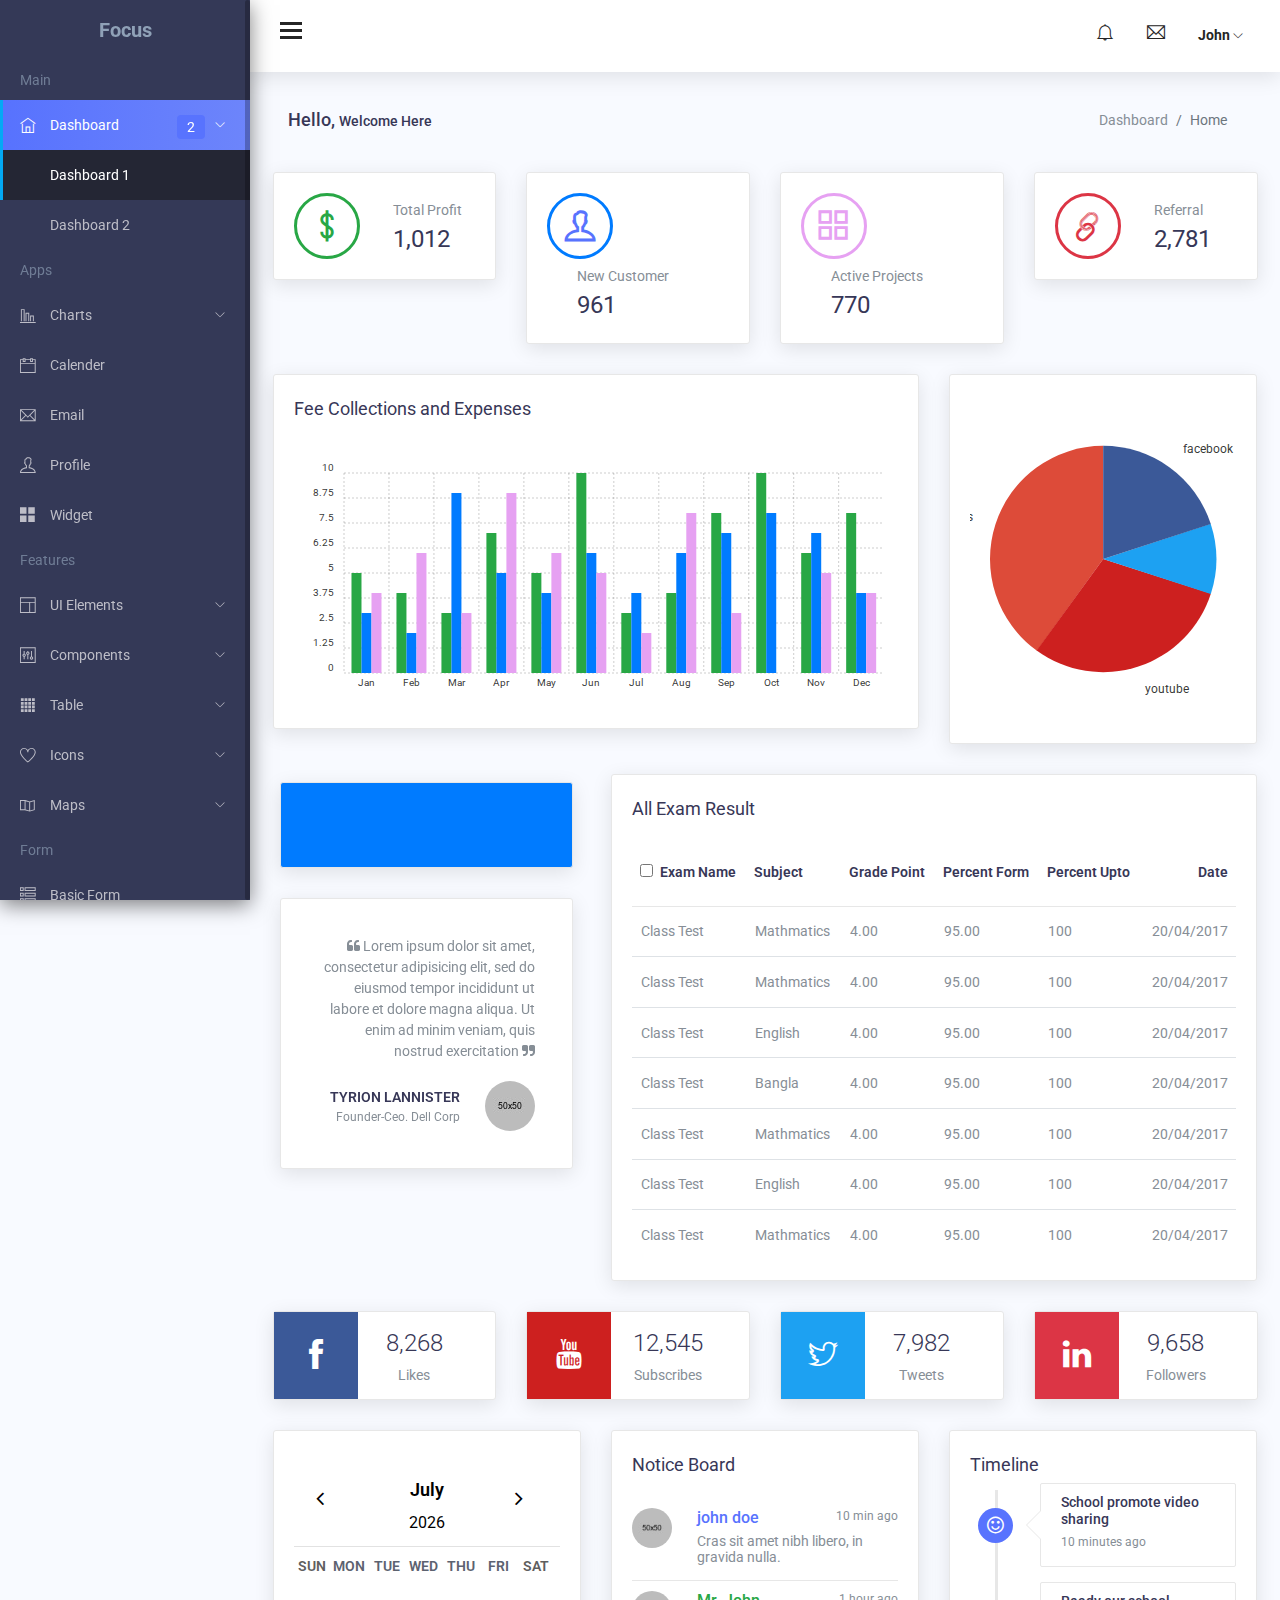
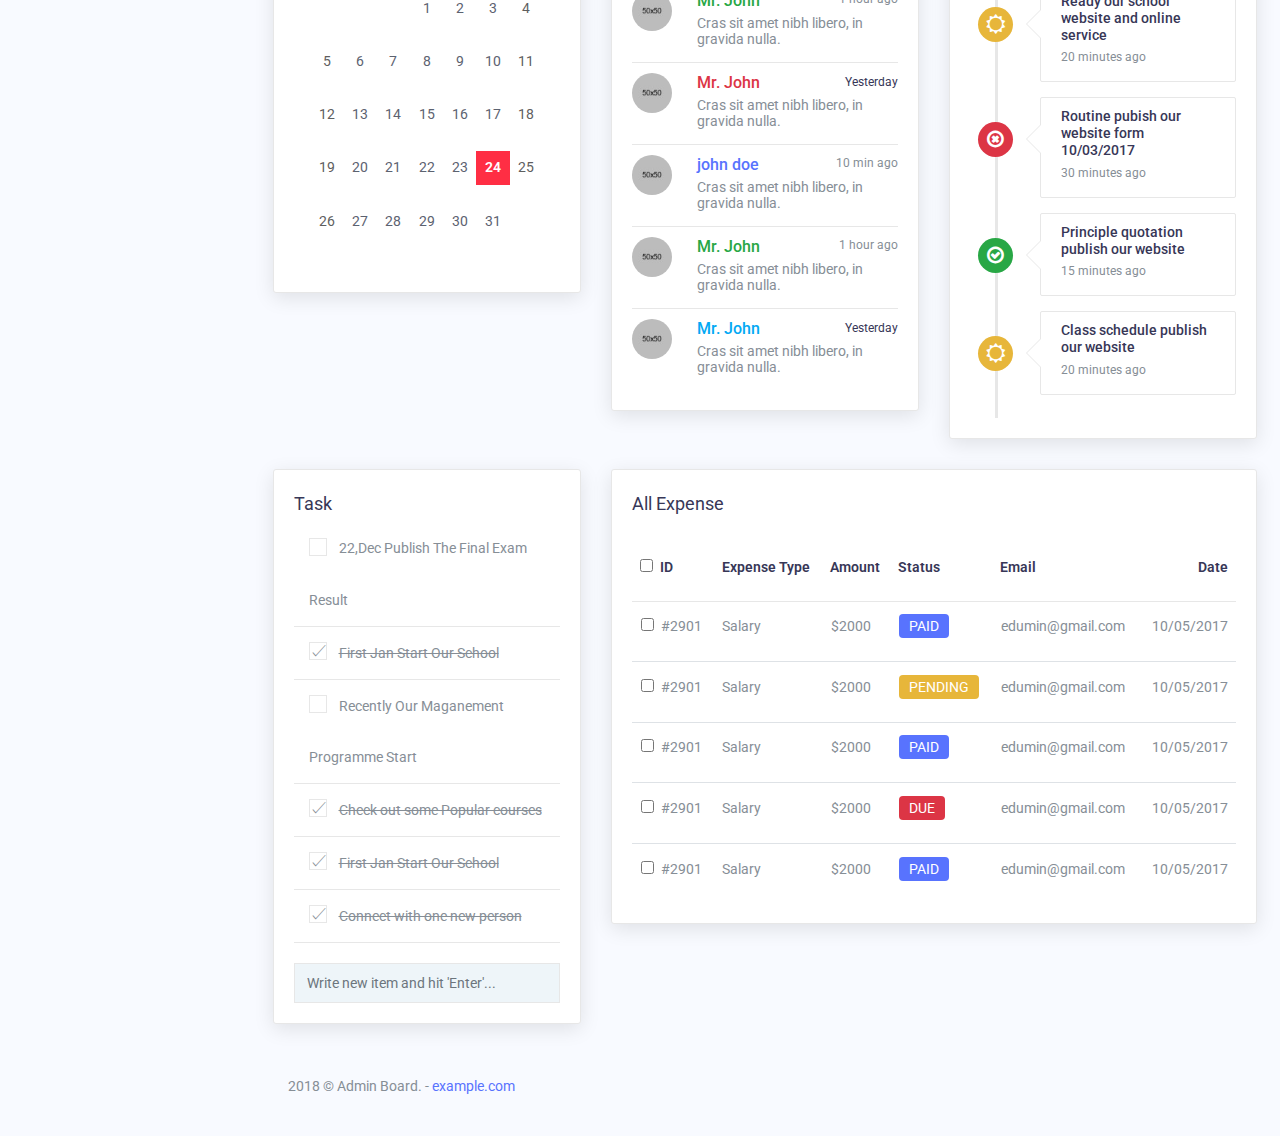
<file: src/main/resources/static/focus/index.html>
<!DOCTYPE html>
<html lang="en">

<head>
    <meta charset="utf-8">
    <meta http-equiv="X-UA-Compatible" content="IE=edge">
    <meta name="viewport" content="width=device-width, initial-scale=1">
    <title>Focus Admin: Creative Admin Dashboard</title>
    <!-- ================= Favicon ================== -->
    <!-- Standard -->
    <link rel="shortcut icon" href="http://placehold.it/64.png/000/fff">
    <!-- Retina iPad Touch Icon-->
    <link rel="apple-touch-icon" sizes="144x144" href="http://placehold.it/144.png/000/fff">
    <!-- Retina iPhone Touch Icon-->
    <link rel="apple-touch-icon" sizes="114x114" href="http://placehold.it/114.png/000/fff">
    <!-- Standard iPad Touch Icon-->
    <link rel="apple-touch-icon" sizes="72x72" href="http://placehold.it/72.png/000/fff">
    <!-- Standard iPhone Touch Icon-->
    <link rel="apple-touch-icon" sizes="57x57" href="http://placehold.it/57.png/000/fff">
    <!-- Styles -->
    <link href="assets/css/lib/calendar2/pignose.calendar.min.css" rel="stylesheet">
    <link href="assets/css/lib/chartist/chartist.min.css" rel="stylesheet">
    <link href="assets/css/lib/font-awesome.min.css" rel="stylesheet">
    <link href="assets/css/lib/themify-icons.css" rel="stylesheet">
    <link href="assets/css/lib/owl.carousel.min.css" rel="stylesheet" />
    <link href="assets/css/lib/owl.theme.default.min.css" rel="stylesheet" />
    <link href="assets/css/lib/weather-icons.css" rel="stylesheet" />
    <link href="assets/css/lib/menubar/sidebar.css" rel="stylesheet">
    <link href="assets/css/lib/bootstrap.min.css" rel="stylesheet">
    <link href="assets/css/lib/helper.css" rel="stylesheet">
    <link href="assets/css/style.css" rel="stylesheet">
</head>

<body>

    <div class="sidebar sidebar-hide-to-small sidebar-shrink sidebar-gestures">
        <div class="nano">
            <div class="nano-content">
                <ul>
                    <div class="logo"><a href="index.html">
                            <!-- <img src="assets/images/logo.png" alt="" /> --><span>Focus</span></a></div>
                    <li class="label">Main</li>
                    <li><a class="sidebar-sub-toggle"><i class="ti-home"></i> Dashboard <span
                                class="badge badge-primary">2</span> <span
                                class="sidebar-collapse-icon ti-angle-down"></span></a>
                        <ul>
                            <li><a href="index.html">Dashboard 1</a></li>
                            <li><a href="index1.html">Dashboard 2</a></li>
                        </ul>
                    </li>

                    <li class="label">Apps</li>
                    <li><a class="sidebar-sub-toggle"><i class="ti-bar-chart-alt"></i> Charts <span
                                class="sidebar-collapse-icon ti-angle-down"></span></a>
                        <ul>
                            <li><a href="chart-flot.html">Flot</a></li>
                            <li><a href="chart-morris.html">Morris</a></li>
                            <li><a href="chartjs.html">Chartjs</a></li>
                            <li><a href="chartist.html">Chartist</a></li>
                            <li><a href="chart-peity.html">Peity</a></li>
                            <li><a href="chart-sparkline.html">Sparkle</a></li>
                            <li><a href="chart-knob.html">Knob</a></li>
                        </ul>
                    </li>
                    <li><a href="app-event-calender.html"><i class="ti-calendar"></i> Calender </a></li>
                    <li><a href="app-email.html"><i class="ti-email"></i> Email</a></li>
                    <li><a href="app-profile.html"><i class="ti-user"></i> Profile</a></li>
                    <li><a href="app-widget-card.html"><i class="ti-layout-grid2-alt"></i> Widget</a></li>
                    <li class="label">Features</li>
                    <li><a class="sidebar-sub-toggle"><i class="ti-layout"></i> UI Elements <span
                                class="sidebar-collapse-icon ti-angle-down"></span></a>
                        <ul>
                            <li><a href="ui-typography.html">Typography</a></li>
                            <li><a href="ui-alerts.html">Alerts</a></li>

                            <li><a href="ui-button.html">Button</a></li>
                            <li><a href="ui-dropdown.html">Dropdown</a></li>

                            <li><a href="ui-list-group.html">List Group</a></li>

                            <li><a href="ui-progressbar.html">Progressbar</a></li>
                            <li><a href="ui-tab.html">Tab</a></li>

                        </ul>
                    </li>
                    <li><a class="sidebar-sub-toggle"><i class="ti-panel"></i> Components <span
                                class="sidebar-collapse-icon ti-angle-down"></span></a>
                        <ul>
                            <li><a href="uc-calendar.html">Calendar</a></li>
                            <li><a href="uc-carousel.html">Carousel</a></li>
                            <li><a href="uc-weather.html">Weather</a></li>
                            <li><a href="uc-datamap.html">Datamap</a></li>
                            <li><a href="uc-todo-list.html">To do</a></li>
                            <li><a href="uc-scrollable.html">Scrollable</a></li>
                            <li><a href="uc-sweetalert.html">Sweet Alert</a></li>
                            <li><a href="uc-toastr.html">Toastr</a></li>
                            <li><a href="uc-range-slider-basic.html">Basic Range Slider</a></li>
                            <li><a href="uc-range-slider-advance.html">Advance Range Slider</a></li>
                            <li><a href="uc-nestable.html">Nestable</a></li>

                            <li><a href="uc-rating-bar-rating.html">Bar Rating</a></li>
                            <li><a href="uc-rating-jRate.html">jRate</a></li>
                        </ul>
                    </li>
                    <li><a class="sidebar-sub-toggle"><i class="ti-layout-grid4-alt"></i> Table <span
                                class="sidebar-collapse-icon ti-angle-down"></span></a>
                        <ul>
                            <li><a href="table-basic.html">Basic</a></li>

                            <li><a href="table-export.html">Datatable Export</a></li>
                            <li><a href="table-row-select.html">Datatable Row Select</a></li>
                            <li><a href="table-jsgrid.html">Editable </a></li>
                        </ul>
                    </li>
                    <li><a class="sidebar-sub-toggle"><i class="ti-heart"></i> Icons <span
                                class="sidebar-collapse-icon ti-angle-down"></span></a>
                        <ul>
                            <li><a href="font-themify.html">Themify</a></li>
                        </ul>
                    </li>
                    <li><a class="sidebar-sub-toggle"><i class="ti-map"></i> Maps <span
                                class="sidebar-collapse-icon ti-angle-down"></span></a>
                        <ul>
                            <li><a href="gmaps.html">Basic</a></li>
                            <li><a href="vector-map.html">Vector Map</a></li>
                        </ul>
                    </li>
                    <li class="label">Form</li>
                    <li><a href="form-basic.html"><i class="ti-view-list-alt"></i> Basic Form </a></li>
                    <li class="label">Extra</li>
                    <li><a class="sidebar-sub-toggle"><i class="ti-files"></i> Invoice <span
                                class="sidebar-collapse-icon ti-angle-down"></span></a>
                        <ul>
                            <li><a href="invoice.html">Basic</a></li>
                            <li><a href="invoice-editable.html">Editable</a></li>
                        </ul>
                    </li>
                    <li><a class="sidebar-sub-toggle"><i class="ti-target"></i> Pages <span
                                class="sidebar-collapse-icon ti-angle-down"></span></a>
                        <ul>
                            <li><a href="page-login.html">Login</a></li>
                            <li><a href="page-register.html">Register</a></li>
                            <li><a href="page-reset-password.html">Forgot password</a></li>
                        </ul>
                    </li>
                    <li><a href="../documentation/index.html"><i class="ti-file"></i> Documentation</a></li>
                    <li><a><i class="ti-close"></i> Logout</a></li>
                </ul>
            </div>
        </div>
    </div>
    <!-- /# sidebar -->

    <div class="header">
        <div class="container-fluid">
            <div class="row">
                <div class="col-lg-12">
                    <div class="float-left">
                        <div class="hamburger sidebar-toggle">
                            <span class="line"></span>
                            <span class="line"></span>
                            <span class="line"></span>
                        </div>
                    </div>
                    <div class="float-right">
                        <div class="dropdown dib">
                            <div class="header-icon" data-toggle="dropdown">
                                <i class="ti-bell"></i>
                                <div class="drop-down dropdown-menu dropdown-menu-right">
                                    <div class="dropdown-content-heading">
                                        <span class="text-left">Recent Notifications</span>
                                    </div>
                                    <div class="dropdown-content-body">
                                        <ul>
                                            <li>
                                                <a href="#">
                                                    <img class="pull-left m-r-10 avatar-img"
                                                        src="assets/images/avatar/3.jpg" alt="" />
                                                    <div class="notification-content">
                                                        <small class="notification-timestamp pull-right">02:34
                                                            PM</small>
                                                        <div class="notification-heading">Mr. John</div>
                                                        <div class="notification-text">5 members joined today </div>
                                                    </div>
                                                </a>
                                            </li>
                                            <li>
                                                <a href="#">
                                                    <img class="pull-left m-r-10 avatar-img"
                                                        src="assets/images/avatar/3.jpg" alt="" />
                                                    <div class="notification-content">
                                                        <small class="notification-timestamp pull-right">02:34
                                                            PM</small>
                                                        <div class="notification-heading">Mariam</div>
                                                        <div class="notification-text">likes a photo of you</div>
                                                    </div>
                                                </a>
                                            </li>
                                            <li>
                                                <a href="#">
                                                    <img class="pull-left m-r-10 avatar-img"
                                                        src="assets/images/avatar/3.jpg" alt="" />
                                                    <div class="notification-content">
                                                        <small class="notification-timestamp pull-right">02:34
                                                            PM</small>
                                                        <div class="notification-heading">Tasnim</div>
                                                        <div class="notification-text">Hi Teddy, Just wanted to let you
                                                            ...</div>
                                                    </div>
                                                </a>
                                            </li>
                                            <li>
                                                <a href="#">
                                                    <img class="pull-left m-r-10 avatar-img"
                                                        src="assets/images/avatar/3.jpg" alt="" />
                                                    <div class="notification-content">
                                                        <small class="notification-timestamp pull-right">02:34
                                                            PM</small>
                                                        <div class="notification-heading">Mr. John</div>
                                                        <div class="notification-text">Hi Teddy, Just wanted to let you
                                                            ...</div>
                                                    </div>
                                                </a>
                                            </li>
                                            <li class="text-center">
                                                <a href="#" class="more-link">See All</a>
                                            </li>
                                        </ul>
                                    </div>
                                </div>
                            </div>
                        </div>
                        <div class="dropdown dib">
                            <div class="header-icon" data-toggle="dropdown">
                                <i class="ti-email"></i>
                                <div class="drop-down dropdown-menu dropdown-menu-right">
                                    <div class="dropdown-content-heading">
                                        <span class="text-left">2 New Messages</span>
                                        <a href="email.html">
                                            <i class="ti-pencil-alt pull-right"></i>
                                        </a>
                                    </div>
                                    <div class="dropdown-content-body">
                                        <ul>
                                            <li class="notification-unread">
                                                <a href="#">
                                                    <img class="pull-left m-r-10 avatar-img"
                                                        src="assets/images/avatar/1.jpg" alt="" />
                                                    <div class="notification-content">
                                                        <small class="notification-timestamp pull-right">02:34
                                                            PM</small>
                                                        <div class="notification-heading">Michael Qin</div>
                                                        <div class="notification-text">Hi Teddy, Just wanted to let you
                                                            ...</div>
                                                    </div>
                                                </a>
                                            </li>
                                            <li class="notification-unread">
                                                <a href="#">
                                                    <img class="pull-left m-r-10 avatar-img"
                                                        src="assets/images/avatar/2.jpg" alt="" />
                                                    <div class="notification-content">
                                                        <small class="notification-timestamp pull-right">02:34
                                                            PM</small>
                                                        <div class="notification-heading">Mr. John</div>
                                                        <div class="notification-text">Hi Teddy, Just wanted to let you
                                                            ...</div>
                                                    </div>
                                                </a>
                                            </li>
                                            <li>
                                                <a href="#">
                                                    <img class="pull-left m-r-10 avatar-img"
                                                        src="assets/images/avatar/3.jpg" alt="" />
                                                    <div class="notification-content">
                                                        <small class="notification-timestamp pull-right">02:34
                                                            PM</small>
                                                        <div class="notification-heading">Michael Qin</div>
                                                        <div class="notification-text">Hi Teddy, Just wanted to let you
                                                            ...</div>
                                                    </div>
                                                </a>
                                            </li>
                                            <li>
                                                <a href="#">
                                                    <img class="pull-left m-r-10 avatar-img"
                                                        src="assets/images/avatar/2.jpg" alt="" />
                                                    <div class="notification-content">
                                                        <small class="notification-timestamp pull-right">02:34
                                                            PM</small>
                                                        <div class="notification-heading">Mr. John</div>
                                                        <div class="notification-text">Hi Teddy, Just wanted to let you
                                                            ...</div>
                                                    </div>
                                                </a>
                                            </li>
                                            <li class="text-center">
                                                <a href="#" class="more-link">See All</a>
                                            </li>
                                        </ul>
                                    </div>
                                </div>
                            </div>
                        </div>
                        <div class="dropdown dib">
                            <div class="header-icon" data-toggle="dropdown">
                                <span class="user-avatar">John
                                    <i class="ti-angle-down f-s-10"></i>
                                </span>
                                <div class="drop-down dropdown-profile dropdown-menu dropdown-menu-right">
                                    <div class="dropdown-content-heading">
                                        <span class="text-left">Upgrade Now</span>
                                        <p class="trial-day">30 Days Trail</p>
                                    </div>
                                    <div class="dropdown-content-body">
                                        <ul>
                                            <li>
                                                <a href="#">
                                                    <i class="ti-user"></i>
                                                    <span>Profile</span>
                                                </a>
                                            </li>

                                            <li>
                                                <a href="#">
                                                    <i class="ti-email"></i>
                                                    <span>Inbox</span>
                                                </a>
                                            </li>
                                            <li>
                                                <a href="#">
                                                    <i class="ti-settings"></i>
                                                    <span>Setting</span>
                                                </a>
                                            </li>

                                            <li>
                                                <a href="#">
                                                    <i class="ti-lock"></i>
                                                    <span>Lock Screen</span>
                                                </a>
                                            </li>
                                            <li>
                                                <a href="#">
                                                    <i class="ti-power-off"></i>
                                                    <span>Logout</span>
                                                </a>
                                            </li>
                                        </ul>
                                    </div>
                                </div>
                            </div>
                        </div>
                    </div>
                </div>
            </div>
        </div>
    </div>


    <div class="content-wrap">
        <div class="main">
            <div class="container-fluid">
                <div class="row">
                    <div class="col-lg-8 p-r-0 title-margin-right">
                        <div class="page-header">
                            <div class="page-title">
                                <h1>Hello, <span>Welcome Here</span></h1>
                            </div>
                        </div>
                    </div>
                    <!-- /# column -->
                    <div class="col-lg-4 p-l-0 title-margin-left">
                        <div class="page-header">
                            <div class="page-title">
                                <ol class="breadcrumb">
                                    <li class="breadcrumb-item"><a href="#">Dashboard</a></li>
                                    <li class="breadcrumb-item active">Home</li>
                                </ol>
                            </div>
                        </div>
                    </div>
                    <!-- /# column -->
                </div>
                <!-- /# row -->
                <section id="main-content">
                    <div class="row">
                        <div class="col-lg-3">
                            <div class="card">
                                <div class="stat-widget-one">
                                    <div class="stat-icon dib"><i class="ti-money color-success border-success"></i>
                                    </div>
                                    <div class="stat-content dib">
                                        <div class="stat-text">Total Profit</div>
                                        <div class="stat-digit">1,012</div>
                                    </div>
                                </div>
                            </div>
                        </div>
                        <div class="col-lg-3">
                            <div class="card">
                                <div class="stat-widget-one">
                                    <div class="stat-icon dib"><i class="ti-user color-primary border-primary"></i>
                                    </div>
                                    <div class="stat-content dib">
                                        <div class="stat-text">New Customer</div>
                                        <div class="stat-digit">961</div>
                                    </div>
                                </div>
                            </div>
                        </div>
                        <div class="col-lg-3">
                            <div class="card">
                                <div class="stat-widget-one">
                                    <div class="stat-icon dib"><i class="ti-layout-grid2 color-pink border-pink"></i>
                                    </div>
                                    <div class="stat-content dib">
                                        <div class="stat-text">Active Projects</div>
                                        <div class="stat-digit">770</div>
                                    </div>
                                </div>
                            </div>
                        </div>
                        <div class="col-lg-3">
                            <div class="card">
                                <div class="stat-widget-one">
                                    <div class="stat-icon dib"><i class="ti-link color-danger border-danger"></i></div>
                                    <div class="stat-content dib">
                                        <div class="stat-text">Referral</div>
                                        <div class="stat-digit">2,781</div>
                                    </div>
                                </div>
                            </div>
                        </div>
                    </div>
                    <div class="row">
                        <div class="col-lg-8">
                            <div class="card">
                                <div class="card-title">
                                    <h4>Fee Collections and Expenses</h4>

                                </div>
                                <div class="card-body">
                                    <div class="ct-bar-chart m-t-30"></div>
                                </div>
                            </div>
                        </div>

                        <div class="col-lg-4">
                            <div class="card">

                                <div class="card-body">
                                    <div class="ct-pie-chart"></div>
                                </div>
                            </div>
                        </div>
                    </div>
                    <div class="row">
                        <div class="col-lg-4">
                            <div class="row">
                                <div class="col-lg-12">
                                    <div class="card bg-primary">
                                        <div class="weather-widget">
                                            <div id="weather-one" class="weather-one p-22"></div>
                                        </div>
                                    </div>
                                </div>
                                <div class="col-lg-12">
                                    <div class="card">
                                        <div class="testimonial-widget-one p-17">
                                            <div class="testimonial-widget-one owl-carousel owl-theme">
                                                <div class="item">
                                                    <div class="testimonial-content">
                                                        <div class="testimonial-text">
                                                            <i class="fa fa-quote-left"></i> Lorem ipsum dolor sit amet,
                                                            consectetur adipisicing elit, sed do eiusmod tempor
                                                            incididunt ut labore et dolore magna aliqua. Ut enim ad
                                                            minim veniam, quis
                                                            nostrud exercitation <i class="fa fa-quote-right"></i>
                                                        </div>
                                                        <img class="testimonial-author-img"
                                                            src="assets/images/avatar/1.jpg" alt="" />
                                                        <div class="testimonial-author">TYRION LANNISTER</div>
                                                        <div class="testimonial-author-position">Founder-Ceo. Dell Corp
                                                        </div>
                                                    </div>
                                                </div>
                                                <div class="item">
                                                    <div class="testimonial-content">
                                                        <div class="testimonial-text">
                                                            <i class="fa fa-quote-left"></i> Lorem ipsum dolor sit amet,
                                                            consectetur adipisicing elit, sed do eiusmod tempor
                                                            incididunt ut labore et dolore magna aliqua. Ut enim ad
                                                            minim veniam, quis
                                                            nostrud exercitation <i class="fa fa-quote-right"></i>
                                                        </div>
                                                        <img class="testimonial-author-img"
                                                            src="assets/images/avatar/1.jpg" alt="" />
                                                        <div class="testimonial-author">TYRION LANNISTER</div>
                                                        <div class="testimonial-author-position">Founder-Ceo. Dell Corp
                                                        </div>
                                                    </div>
                                                </div>
                                                <div class="item">
                                                    <div class="testimonial-content">
                                                        <div class="testimonial-text">
                                                            <i class="fa fa-quote-left"></i> Lorem ipsum dolor sit amet,
                                                            consectetur adipisicing elit, sed do eiusmod tempor
                                                            incididunt ut labore et dolore magna aliqua. Ut enim ad
                                                            minim veniam, quis
                                                            nostrud exercitation <i class="fa fa-quote-right"></i>
                                                        </div>
                                                        <img class="testimonial-author-img"
                                                            src="assets/images/avatar/1.jpg" alt="" />
                                                        <div class="testimonial-author">TYRION LANNISTER</div>
                                                        <div class="testimonial-author-position">Founder-Ceo. Dell Corp
                                                        </div>
                                                    </div>
                                                </div>
                                                <div class="item">
                                                    <div class="testimonial-content">
                                                        <div class="testimonial-text">
                                                            <i class="fa fa-quote-left"></i> Lorem ipsum dolor sit amet,
                                                            consectetur adipisicing elit, sed do eiusmod tempor
                                                            incididunt ut labore et dolore magna aliqua. Ut enim ad
                                                            minim veniam, quis
                                                            nostrud exercitation <i class="fa fa-quote-right"></i>
                                                        </div>
                                                        <img class="testimonial-author-img"
                                                            src="assets/images/avatar/1.jpg" alt="" />
                                                        <div class="testimonial-author">TYRION LANNISTER</div>
                                                        <div class="testimonial-author-position">Founder-Ceo. Dell Corp
                                                        </div>
                                                    </div>
                                                </div>
                                                <div class="item">
                                                    <div class="testimonial-content">
                                                        <div class="testimonial-text">
                                                            <i class="fa fa-quote-left"></i> Lorem ipsum dolor sit amet,
                                                            consectetur adipisicing elit, sed do eiusmod tempor
                                                            incididunt ut labore et dolore magna aliqua. Ut enim ad
                                                            minim veniam, quis
                                                            nostrud exercitation <i class="fa fa-quote-right"></i>
                                                        </div>
                                                        <img class="testimonial-author-img"
                                                            src="assets/images/avatar/1.jpg" alt="" />
                                                        <div class="testimonial-author">TYRION LANNISTER</div>
                                                        <div class="testimonial-author-position">Founder-Ceo. Dell Corp
                                                        </div>
                                                    </div>
                                                </div>
                                                <div class="item">
                                                    <div class="testimonial-content">
                                                        <div class="testimonial-text">
                                                            <i class="fa fa-quote-left"></i> Lorem ipsum dolor sit amet,
                                                            consectetur adipisicing elit, sed do eiusmod tempor
                                                            incididunt ut labore et dolore magna aliqua. Ut enim ad
                                                            minim veniam, quis
                                                            nostrud exercitation <i class="fa fa-quote-right"></i>
                                                        </div>
                                                        <img class="testimonial-author-img"
                                                            src="assets/images/avatar/1.jpg" alt="" />
                                                        <div class="testimonial-author">TYRION LANNISTER</div>
                                                        <div class="testimonial-author-position">Founder-Ceo. Dell Corp
                                                        </div>
                                                    </div>
                                                </div>
                                            </div>
                                        </div>
                                    </div>

                                </div>
                            </div>
                        </div>
                        <!-- /# column -->
                        <div class="col-lg-8">
                            <div class="card">
                                <div class="card-title pr">
                                    <h4>All Exam Result</h4>

                                </div>
                                <div class="card-body">
                                    <div class="table-responsive">
                                        <table class="table student-data-table m-t-20">
                                            <thead>
                                                <tr>
                                                    <th><label><input type="checkbox" value=""></label>Exam Name</th>
                                                    <th>Subject</th>
                                                    <th>Grade Point</th>
                                                    <th>Percent Form</th>
                                                    <th>Percent Upto</th>
                                                    <th>Date</th>
                                                </tr>
                                            </thead>
                                            <tbody>
                                                <tr>
                                                    <td>Class Test</td>
                                                    <td>Mathmatics</td>
                                                    <td>
                                                        4.00
                                                    </td>
                                                    <td>
                                                        95.00
                                                    </td>
                                                    <td>
                                                        100
                                                    </td>
                                                    <td>20/04/2017</td>
                                                </tr>
                                                <tr>
                                                    <td>Class Test</td>
                                                    <td>Mathmatics</td>
                                                    <td>
                                                        4.00
                                                    </td>
                                                    <td>
                                                        95.00
                                                    </td>
                                                    <td>
                                                        100
                                                    </td>
                                                    <td>20/04/2017</td>
                                                </tr>
                                                <tr>
                                                    <td>Class Test</td>
                                                    <td>English</td>
                                                    <td>
                                                        4.00
                                                    </td>
                                                    <td>
                                                        95.00
                                                    </td>
                                                    <td>
                                                        100
                                                    </td>
                                                    <td>20/04/2017</td>
                                                </tr>
                                                <tr>
                                                    <td>Class Test</td>
                                                    <td>Bangla</td>
                                                    <td>
                                                        4.00
                                                    </td>
                                                    <td>
                                                        95.00
                                                    </td>
                                                    <td>
                                                        100
                                                    </td>
                                                    <td>20/04/2017</td>
                                                </tr>
                                                <tr>
                                                    <td>Class Test</td>
                                                    <td>Mathmatics</td>
                                                    <td>
                                                        4.00
                                                    </td>
                                                    <td>
                                                        95.00
                                                    </td>
                                                    <td>
                                                        100
                                                    </td>
                                                    <td>20/04/2017</td>
                                                </tr>
                                                <tr>
                                                    <td>Class Test</td>
                                                    <td>English</td>
                                                    <td>
                                                        4.00
                                                    </td>
                                                    <td>
                                                        95.00
                                                    </td>
                                                    <td>
                                                        100
                                                    </td>
                                                    <td>20/04/2017</td>
                                                </tr>
                                                <tr>
                                                    <td>Class Test</td>
                                                    <td>Mathmatics</td>
                                                    <td>
                                                        4.00
                                                    </td>
                                                    <td>
                                                        95.00
                                                    </td>
                                                    <td>
                                                        100
                                                    </td>
                                                    <td>20/04/2017</td>
                                                </tr>
                                            </tbody>
                                        </table>
                                    </div>
                                </div>
                            </div>
                        </div>
                        <!-- /# column -->
                    </div>
                    <!-- /# row -->
                    <div class="row">
                        <div class="col-lg-3">
                            <div class="card p-0">
                                <div class="stat-widget-three home-widget-three">
                                    <div class="stat-icon bg-facebook">
                                        <i class="ti-facebook"></i>
                                    </div>
                                    <div class="stat-content">
                                        <div class="stat-digit">8,268</div>
                                        <div class="stat-text">Likes</div>
                                    </div>
                                </div>
                            </div>
                        </div>
                        <div class="col-lg-3">
                            <div class="card p-0">
                                <div class="stat-widget-three home-widget-three">
                                    <div class="stat-icon bg-youtube">
                                        <i class="ti-youtube"></i>
                                    </div>
                                    <div class="stat-content">
                                        <div class="stat-digit">12,545</div>
                                        <div class="stat-text">Subscribes</div>
                                    </div>
                                </div>
                            </div>
                        </div>
                        <div class="col-lg-3">
                            <div class="card p-0">
                                <div class="stat-widget-three home-widget-three">
                                    <div class="stat-icon bg-twitter">
                                        <i class="ti-twitter"></i>
                                    </div>
                                    <div class="stat-content">
                                        <div class="stat-digit">7,982</div>
                                        <div class="stat-text">Tweets</div>
                                    </div>
                                </div>
                            </div>
                        </div>
                        <div class="col-lg-3">
                            <div class="card p-0">
                                <div class="stat-widget-three home-widget-three">
                                    <div class="stat-icon bg-danger">
                                        <i class="ti-linkedin"></i>
                                    </div>
                                    <div class="stat-content">
                                        <div class="stat-digit">9,658</div>
                                        <div class="stat-text">Followers</div>
                                    </div>
                                </div>
                            </div>
                        </div>
                    </div>
                    <div class="row">
                        <div class="col-lg-4">
                            <div class="card">
                                <div class="card-body">
                                    <div class="year-calendar"></div>
                                </div>
                            </div>
                            <!-- /# card -->
                        </div>
                        <!-- /# column -->
                        <div class="col-lg-4">
                            <div class="card">
                                <div class="card-title">
                                    <h4>Notice Board </h4>

                                </div>
                                <div class="recent-comment m-t-15">
                                    <div class="media">
                                        <div class="media-left">
                                            <a href="#"><img class="media-object" src="assets/images/avatar/1.jpg"
                                                    alt="..."></a>
                                        </div>
                                        <div class="media-body">
                                            <h4 class="media-heading color-primary">john doe</h4>
                                            <p>Cras sit amet nibh libero, in gravida nulla.</p>
                                            <p class="comment-date">10 min ago</p>
                                        </div>
                                    </div>
                                    <div class="media">
                                        <div class="media-left">
                                            <a href="#"><img class="media-object" src="assets/images/avatar/2.jpg"
                                                    alt="..."></a>
                                        </div>
                                        <div class="media-body">
                                            <h4 class="media-heading color-success">Mr. John</h4>
                                            <p>Cras sit amet nibh libero, in gravida nulla.</p>
                                            <p class="comment-date">1 hour ago</p>
                                        </div>
                                    </div>
                                    <div class="media">
                                        <div class="media-left">
                                            <a href="#"><img class="media-object" src="assets/images/avatar/3.jpg"
                                                    alt="..."></a>
                                        </div>
                                        <div class="media-body">
                                            <h4 class="media-heading color-danger">Mr. John</h4>
                                            <p>Cras sit amet nibh libero, in gravida nulla.</p>
                                            <div class="comment-date">Yesterday</div>
                                        </div>
                                    </div>
                                    <div class="media">
                                        <div class="media-left">
                                            <a href="#"><img class="media-object" src="assets/images/avatar/1.jpg"
                                                    alt="..."></a>
                                        </div>
                                        <div class="media-body">
                                            <h4 class="media-heading color-primary">john doe</h4>
                                            <p>Cras sit amet nibh libero, in gravida nulla.</p>
                                            <p class="comment-date">10 min ago</p>
                                        </div>
                                    </div>
                                    <div class="media">
                                        <div class="media-left">
                                            <a href="#"><img class="media-object" src="assets/images/avatar/2.jpg"
                                                    alt="..."></a>
                                        </div>
                                        <div class="media-body">
                                            <h4 class="media-heading color-success">Mr. John</h4>
                                            <p>Cras sit amet nibh libero, in gravida nulla.</p>
                                            <p class="comment-date">1 hour ago</p>
                                        </div>
                                    </div>
                                    <div class="media no-border">
                                        <div class="media-left">
                                            <a href="#"><img class="media-object" src="assets/images/avatar/3.jpg"
                                                    alt="..."></a>
                                        </div>
                                        <div class="media-body">
                                            <h4 class="media-heading color-info">Mr. John</h4>
                                            <p>Cras sit amet nibh libero, in gravida nulla.</p>
                                            <div class="comment-date">Yesterday</div>
                                        </div>
                                    </div>
                                </div>
                            </div>
                            <!-- /# card -->
                        </div>
                        <!-- /# column -->
                        <div class="col-lg-4">
                            <div class="card">
                                <div class="card-title">
                                    <h4>Timeline</h4>

                                </div>
                                <div class="card-body">
                                    <ul class="timeline">
                                        <li>
                                            <div class="timeline-badge primary"><i class="fa fa-smile-o"></i></div>
                                            <div class="timeline-panel">
                                                <div class="timeline-heading">
                                                    <h5 class="timeline-title">School promote video sharing</h5>
                                                </div>
                                                <div class="timeline-body">
                                                    <p>10 minutes ago</p>
                                                </div>
                                            </div>
                                        </li>
                                        <li>
                                            <div class="timeline-badge warning"><i class="fa fa-sun-o"></i></div>
                                            <div class="timeline-panel">
                                                <div class="timeline-heading">
                                                    <h5 class="timeline-title">Ready our school website and online
                                                        service</h5>
                                                </div>
                                                <div class="timeline-body">
                                                    <p>20 minutes ago</p>
                                                </div>
                                            </div>
                                        </li>
                                        <li>
                                            <div class="timeline-badge danger"><i class="fa fa-times-circle-o"></i>
                                            </div>
                                            <div class="timeline-panel">
                                                <div class="timeline-heading">
                                                    <h5 class="timeline-title">Routine pubish our website form
                                                        10/03/2017 </h5>
                                                </div>
                                                <div class="timeline-body">
                                                    <p>30 minutes ago</p>
                                                </div>
                                            </div>
                                        </li>
                                        <li>
                                            <div class="timeline-badge success"><i class="fa fa-check-circle-o"></i>
                                            </div>
                                            <div class="timeline-panel">
                                                <div class="timeline-heading">
                                                    <h5 class="timeline-title">Principle quotation publish our website
                                                    </h5>
                                                </div>
                                                <div class="timeline-body">
                                                    <p>15 minutes ago</p>
                                                </div>
                                            </div>
                                        </li>
                                        <li>
                                            <div class="timeline-badge warning"><i class="fa fa-sun-o"></i></div>
                                            <div class="timeline-panel">
                                                <div class="timeline-heading">
                                                    <h5 class="timeline-title">Class schedule publish our website</h5>
                                                </div>
                                                <div class="timeline-body">
                                                    <p>20 minutes ago</p>
                                                </div>
                                            </div>
                                        </li>
                                    </ul>
                                </div>
                            </div>
                            <!-- /# card -->
                        </div>
                    </div>
                    <!-- /# row -->

                    <div class="row">
                        <div class="col-lg-4">
                            <div class="card">
                                <div class="card-title">
                                    <h4>Task</h4>

                                </div>
                                <div class="todo-list">
                                    <div class="tdl-holder">
                                        <div class="tdl-content">
                                            <ul>
                                                <li>
                                                    <label>
                                                        <input type="checkbox"><i></i><span>22,Dec Publish The Final
                                                            Exam Result</span>
                                                        <a href='#' class="ti-close"></a>
                                                    </label>
                                                </li>
                                                <li>
                                                    <label>
                                                        <input type="checkbox" checked><i></i><span>First Jan Start Our
                                                            School</span>
                                                        <a href='#' class="ti-close"></a>
                                                    </label>
                                                </li>
                                                <li>
                                                    <label>
                                                        <input type="checkbox"><i></i><span>Recently Our Maganement
                                                            Programme Start</span>
                                                        <a href='#' class="ti-close"></a>
                                                    </label>
                                                </li>
                                                <li>
                                                    <label>
                                                        <input type="checkbox" checked><i></i><span>Check out some
                                                            Popular courses</span>
                                                        <a href='#' class="ti-close"></a>
                                                    </label>
                                                </li>

                                                <li>
                                                    <label>
                                                        <input type="checkbox" checked><i></i><span>First Jan Start Our
                                                            School</span>
                                                        <a href='#' class="ti-close"></a>
                                                    </label>
                                                </li>
                                                <li>
                                                    <label>
                                                        <input type="checkbox" checked><i></i><span>Connect with one new
                                                            person</span>
                                                        <a href='#' class="ti-close"></a>
                                                    </label>
                                                </li>
                                            </ul>
                                        </div>
                                        <input type="text" class="tdl-new form-control"
                                            placeholder="Write new item and hit 'Enter'...">
                                    </div>
                                </div>
                            </div>
                        </div>
                        <div class="col-lg-8">
                            <div class="card">
                                <div class="card-title pr">
                                    <h4>All Expense</h4>

                                </div>
                                <div class="card-body">
                                    <div class="table-responsive">
                                        <table class="table student-data-table m-t-20">
                                            <thead>
                                                <tr>
                                                    <th><label><input type="checkbox" value=""></label>ID</th>
                                                    <th>Expense Type</th>
                                                    <th>Amount</th>
                                                    <th>Status</th>
                                                    <th>Email</th>
                                                    <th>Date</th>
                                                </tr>
                                            </thead>
                                            <tbody>
                                                <tr>
                                                    <td><label><input type="checkbox" value=""></label>#2901</td>
                                                    <td>
                                                        Salary
                                                    </td>
                                                    <td>
                                                        $2000
                                                    </td>
                                                    <td>
                                                        <span class="badge badge-primary">Paid</span>
                                                    </td>
                                                    <td>
                                                        edumin@gmail.com
                                                    </td>
                                                    <td>
                                                        10/05/2017
                                                    </td>
                                                </tr>
                                                <tr>
                                                    <td><label><input type="checkbox" value=""></label>#2901</td>
                                                    <td>
                                                        Salary
                                                    </td>
                                                    <td>
                                                        $2000
                                                    </td>
                                                    <td>
                                                        <span class="badge badge-warning">Pending</span>
                                                    </td>
                                                    <td>
                                                        edumin@gmail.com
                                                    </td>
                                                    <td>
                                                        10/05/2017
                                                    </td>
                                                </tr>
                                                <tr>
                                                    <td><label><input type="checkbox" value=""></label>#2901</td>
                                                    <td>
                                                        Salary
                                                    </td>
                                                    <td>
                                                        $2000
                                                    </td>
                                                    <td>
                                                        <span class="badge badge-primary">Paid</span>
                                                    </td>
                                                    <td>
                                                        edumin@gmail.com
                                                    </td>
                                                    <td>
                                                        10/05/2017
                                                    </td>
                                                </tr>
                                                <tr>
                                                    <td><label><input type="checkbox" value=""></label>#2901</td>
                                                    <td>
                                                        Salary
                                                    </td>
                                                    <td>
                                                        $2000
                                                    </td>
                                                    <td>
                                                        <span class="badge badge-danger">Due</span>
                                                    </td>
                                                    <td>
                                                        edumin@gmail.com
                                                    </td>
                                                    <td>
                                                        10/05/2017
                                                    </td>
                                                </tr>
                                                <tr>
                                                    <td><label><input type="checkbox" value=""></label>#2901</td>
                                                    <td>
                                                        Salary
                                                    </td>
                                                    <td>
                                                        $2000
                                                    </td>
                                                    <td>
                                                        <span class="badge badge-primary">Paid</span>
                                                    </td>
                                                    <td>
                                                        edumin@gmail.com
                                                    </td>
                                                    <td>
                                                        10/05/2017
                                                    </td>
                                                </tr>
                                            </tbody>
                                        </table>
                                    </div>
                                </div>
                            </div>
                        </div>
                        <!-- /# column -->
                    </div>


                    <div class="row">
                        <div class="col-lg-12">
                            <div class="footer">
                                <p>2018 © Admin Board. - <a href="#">example.com</a></p>
                            </div>
                        </div>
                    </div>
                </section>
            </div>
        </div>
    </div>

    <!-- jquery vendor -->
    <script src="assets/js/lib/jquery.min.js"></script>
    <script src="assets/js/lib/jquery.nanoscroller.min.js"></script>
    <!-- nano scroller -->
    <script src="assets/js/lib/menubar/sidebar.js"></script>
    <script src="assets/js/lib/preloader/pace.min.js"></script>
    <!-- sidebar -->

    <script src="assets/js/lib/bootstrap.min.js"></script>
    <script src="assets/js/scripts.js"></script>
    <!-- bootstrap -->

    <script src="assets/js/lib/calendar-2/moment.latest.min.js"></script>
    <script src="assets/js/lib/calendar-2/pignose.calendar.min.js"></script>
    <script src="assets/js/lib/calendar-2/pignose.init.js"></script>


    <script src="assets/js/lib/weather/jquery.simpleWeather.min.js"></script>
    <script src="assets/js/lib/weather/weather-init.js"></script>
    <script src="assets/js/lib/circle-progress/circle-progress.min.js"></script>
    <script src="assets/js/lib/circle-progress/circle-progress-init.js"></script>
    <script src="assets/js/lib/chartist/chartist.min.js"></script>
    <script src="assets/js/lib/sparklinechart/jquery.sparkline.min.js"></script>
    <script src="assets/js/lib/sparklinechart/sparkline.init.js"></script>
    <script src="assets/js/lib/owl-carousel/owl.carousel.min.js"></script>
    <script src="assets/js/lib/owl-carousel/owl.carousel-init.js"></script>
    <!-- scripit init-->
    <script src="assets/js/dashboard2.js"></script>
</body>

</html>
</file>
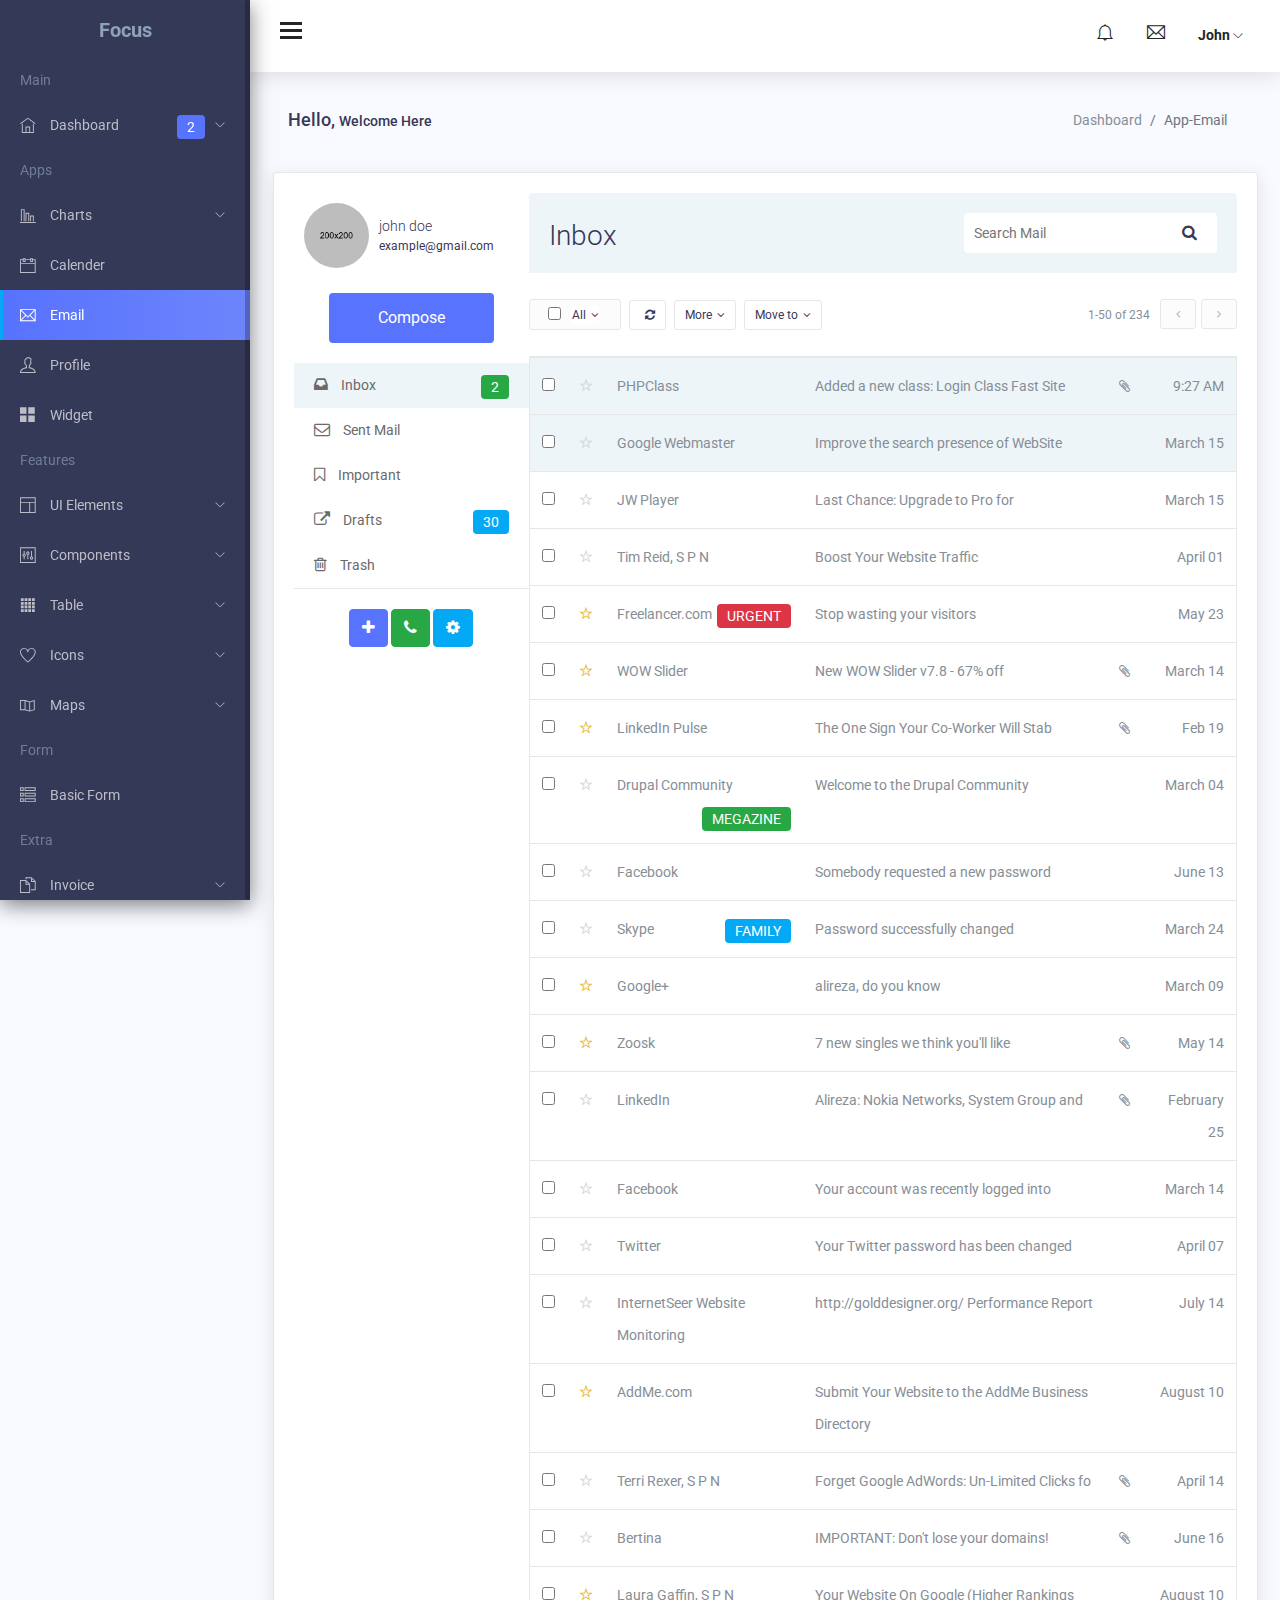
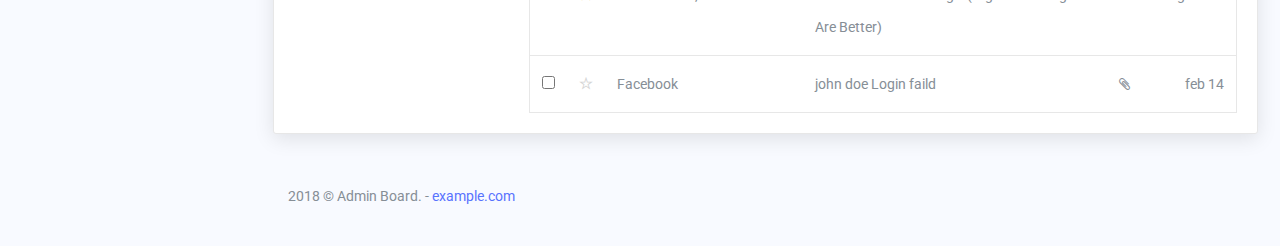
<file: src/main/resources/static/focus/app-email.html>
<!DOCTYPE html>
<html lang="en">

<head>
    <meta charset="utf-8">
    <meta http-equiv="X-UA-Compatible" content="IE=edge">
    <meta name="viewport" content="width=device-width, initial-scale=1">

    <title>Focus Admin Dashboard</title>

    <!-- ================= Favicon ================== -->
    <!-- Standard -->
    <link rel="shortcut icon" href="http://placehold.it/64.png/000/fff">
    <!-- Retina iPad Touch Icon-->
    <link rel="apple-touch-icon" sizes="144x144" href="http://placehold.it/144.png/000/fff">
    <!-- Retina iPhone Touch Icon-->
    <link rel="apple-touch-icon" sizes="114x114" href="http://placehold.it/114.png/000/fff">
    <!-- Standard iPad Touch Icon-->
    <link rel="apple-touch-icon" sizes="72x72" href="http://placehold.it/72.png/000/fff">
    <!-- Standard iPhone Touch Icon-->
    <link rel="apple-touch-icon" sizes="57x57" href="http://placehold.it/57.png/000/fff">


    <!-- Common -->
    <link href="assets/css/lib/font-awesome.min.css" rel="stylesheet">
    <link href="assets/css/lib/themify-icons.css" rel="stylesheet">
    <link href="assets/css/lib/menubar/sidebar.css" rel="stylesheet">
    <link href="assets/css/lib/bootstrap.min.css" rel="stylesheet">
    <link href="assets/css/lib/helper.css" rel="stylesheet">
    <link href="assets/css/style.css" rel="stylesheet">
</head>

<body>

    <div class="sidebar sidebar-hide-to-small sidebar-shrink sidebar-gestures">
      <div class="nano">
        <div class="nano-content">
          <div class="logo"><a href="index.html"><!-- <img src="assets/images/logo.png" alt="" /> --><span>Focus</span></a></div>
          <ul>
            <li class="label">Main</li>
            <li><a class="sidebar-sub-toggle"><i class="ti-home"></i> Dashboard <span class="badge badge-primary">2</span> <span class="sidebar-collapse-icon ti-angle-down"></span></a>
              <ul>
                <li><a href="index.html">Dashboard 1</a></li>
                <li><a href="index1.html">Dashboard 2</a></li>
                
                
                
              </ul>
            </li>

            <li class="label">Apps</li>
            <li><a class="sidebar-sub-toggle"><i class="ti-bar-chart-alt"></i>  Charts  <span class="sidebar-collapse-icon ti-angle-down"></span></a>
              <ul>
                <li><a href="chart-flot.html">Flot</a></li>
                <li><a href="chart-morris.html">Morris</a></li>
                <li><a href="chartjs.html">Chartjs</a></li>
                <li><a href="chartist.html">Chartist</a></li>
                <li><a href="chart-peity.html">Peity</a></li>
                <li><a href="chart-sparkline.html">Sparkle</a></li>
                <li><a href="chart-knob.html">Knob</a></li>
              </ul>
            </li>
            <li><a href="app-event-calender.html"><i class="ti-calendar"></i> Calender </a></li>
            <li><a href="app-email.html"><i class="ti-email"></i> Email</a></li>
            <li><a href="app-profile.html"><i class="ti-user"></i> Profile</a></li>
            <li><a href="app-widget-card.html"><i class="ti-layout-grid2-alt"></i> Widget</a></li>
            <li class="label">Features</li>
            <li><a class="sidebar-sub-toggle"><i class="ti-layout"></i> UI Elements <span class="sidebar-collapse-icon ti-angle-down"></span></a>
              <ul>
                <li><a href="ui-typography.html">Typography</a></li>
                <li><a href="ui-alerts.html">Alerts</a></li>

                <li><a href="ui-button.html">Button</a></li>
                <li><a href="ui-dropdown.html">Dropdown</a></li>

                <li><a href="ui-list-group.html">List Group</a></li>

                <li><a href="ui-progressbar.html">Progressbar</a></li>
                <li><a href="ui-tab.html">Tab</a></li>

              </ul>
            </li>
            <li><a class="sidebar-sub-toggle"><i class="ti-panel"></i> Components <span class="sidebar-collapse-icon ti-angle-down"></span></a>
              <ul>
                <li><a href="uc-calendar.html">Calendar</a></li>
                <li><a href="uc-carousel.html">Carousel</a></li>
                <li><a href="uc-weather.html">Weather</a></li>
                <li><a href="uc-datamap.html">Datamap</a></li>
                <li><a href="uc-todo-list.html">To do</a></li>
                <li><a href="uc-scrollable.html">Scrollable</a></li>
                <li><a href="uc-sweetalert.html">Sweet Alert</a></li>
                <li><a href="uc-toastr.html">Toastr</a></li>
                <li><a href="uc-range-slider-basic.html">Basic Range Slider</a></li>
                <li><a href="uc-range-slider-advance.html">Advance Range Slider</a></li>
                <li><a href="uc-nestable.html">Nestable</a></li>

                <li><a href="uc-rating-bar-rating.html">Bar Rating</a></li>
                <li><a href="uc-rating-jRate.html">jRate</a></li>
              </ul>
            </li>
            <li><a class="sidebar-sub-toggle"><i class="ti-layout-grid4-alt"></i> Table <span class="sidebar-collapse-icon ti-angle-down"></span></a>
              <ul>
                <li><a href="table-basic.html">Basic</a></li>

                <li><a href="table-export.html">Datatable Export</a></li>
                <li><a href="table-row-select.html">Datatable Row Select</a></li>
                <li><a href="table-jsgrid.html">Editable </a></li>
              </ul>
            </li>
            <li><a class="sidebar-sub-toggle"><i class="ti-heart"></i> Icons <span class="sidebar-collapse-icon ti-angle-down"></span></a>
              <ul>
                <li><a href="font-themify.html">Themify</a></li>
              </ul>
            </li>
            <li><a class="sidebar-sub-toggle"><i class="ti-map"></i> Maps <span class="sidebar-collapse-icon ti-angle-down"></span></a>
              <ul>
                <li><a href="gmaps.html">Basic</a></li>
                <li><a href="vector-map.html">Vector Map</a></li>
              </ul>
            </li>
            <li class="label">Form</li>
            <li><a href="form-basic.html"><i class="ti-view-list-alt"></i> Basic Form </a></li>
            <li class="label">Extra</li>
            <li><a class="sidebar-sub-toggle"><i class="ti-files"></i> Invoice <span class="sidebar-collapse-icon ti-angle-down"></span></a>
              <ul>
                <li><a href="invoice.html">Basic</a></li>
                <li><a href="invoice-editable.html">Editable</a></li>
              </ul>
            </li>
            <li><a class="sidebar-sub-toggle"><i class="ti-target"></i> Pages <span class="sidebar-collapse-icon ti-angle-down"></span></a>
              <ul>
                <li><a href="page-login.html">Login</a></li>
                <li><a href="page-register.html">Register</a></li>
                <li><a href="page-reset-password.html">Forgot password</a></li>
              </ul>
            </li>
            <li><a href="../documentation/index.html"><i class="ti-file"></i> Documentation</a></li>
            <li><a><i class="ti-close"></i> Logout</a></li>
          </ul>
        </div>
      </div>
    </div>
    <!-- /# sidebar -->


    <div class="header">
        <div class="container-fluid">
            <div class="row">
                <div class="col-lg-12">
                    <div class="float-left">
                        <div class="hamburger sidebar-toggle">
                            <span class="line"></span>
                            <span class="line"></span>
                            <span class="line"></span>
                        </div>
                    </div>
                    <div class="float-right">
                        <div class="dropdown dib">
                            <div class="header-icon" data-toggle="dropdown">
                                <i class="ti-bell"></i>
                                <div class="drop-down dropdown-menu dropdown-menu-right">
                                    <div class="dropdown-content-heading">
                                        <span class="text-left">Recent Notifications</span>
                                    </div>
                                    <div class="dropdown-content-body">
                                        <ul>
                                            <li>
                                                <a href="#">
                                                    <img class="pull-left m-r-10 avatar-img" src="assets/images/avatar/3.jpg" alt="" />
                                                    <div class="notification-content">
                                                        <small class="notification-timestamp pull-right">02:34 PM</small>
                                                        <div class="notification-heading">Mr. John</div>
                                                        <div class="notification-text">5 members joined today </div>
                                                    </div>
                                                </a>
                                            </li>
                                            <li>
                                                <a href="#">
                                                    <img class="pull-left m-r-10 avatar-img" src="assets/images/avatar/3.jpg" alt="" />
                                                    <div class="notification-content">
                                                        <small class="notification-timestamp pull-right">02:34 PM</small>
                                                        <div class="notification-heading">Mariam</div>
                                                        <div class="notification-text">likes a photo of you</div>
                                                    </div>
                                                </a>
                                            </li>
                                            <li>
                                                <a href="#">
                                                    <img class="pull-left m-r-10 avatar-img" src="assets/images/avatar/3.jpg" alt="" />
                                                    <div class="notification-content">
                                                        <small class="notification-timestamp pull-right">02:34 PM</small>
                                                        <div class="notification-heading">Tasnim</div>
                                                        <div class="notification-text">Hi Teddy, Just wanted to let you ...</div>
                                                    </div>
                                                </a>
                                            </li>
                                            <li>
                                                <a href="#">
                                                    <img class="pull-left m-r-10 avatar-img" src="assets/images/avatar/3.jpg" alt="" />
                                                    <div class="notification-content">
                                                        <small class="notification-timestamp pull-right">02:34 PM</small>
                                                        <div class="notification-heading">Mr. John</div>
                                                        <div class="notification-text">Hi Teddy, Just wanted to let you ...</div>
                                                    </div>
                                                </a>
                                            </li>
                                            <li class="text-center">
                                                <a href="#" class="more-link">See All</a>
                                            </li>
                                        </ul>
                                    </div>
                                </div>
                            </div>
                        </div>
                        <div class="dropdown dib">
                            <div class="header-icon" data-toggle="dropdown">
                                <i class="ti-email"></i>
                                <div class="drop-down dropdown-menu dropdown-menu-right">
                                    <div class="dropdown-content-heading">
                                        <span class="text-left">2 New Messages</span>
                                        <a href="email.html">
                                            <i class="ti-pencil-alt pull-right"></i>
                                        </a>
                                    </div>
                                    <div class="dropdown-content-body">
                                        <ul>
                                            <li class="notification-unread">
                                                <a href="#">
                                                    <img class="pull-left m-r-10 avatar-img" src="assets/images/avatar/1.jpg" alt="" />
                                                    <div class="notification-content">
                                                        <small class="notification-timestamp pull-right">02:34 PM</small>
                                                        <div class="notification-heading">Michael Qin</div>
                                                        <div class="notification-text">Hi Teddy, Just wanted to let you ...</div>
                                                    </div>
                                                </a>
                                            </li>
                                            <li class="notification-unread">
                                                <a href="#">
                                                    <img class="pull-left m-r-10 avatar-img" src="assets/images/avatar/2.jpg" alt="" />
                                                    <div class="notification-content">
                                                        <small class="notification-timestamp pull-right">02:34 PM</small>
                                                        <div class="notification-heading">Mr. John</div>
                                                        <div class="notification-text">Hi Teddy, Just wanted to let you ...</div>
                                                    </div>
                                                </a>
                                            </li>
                                            <li>
                                                <a href="#">
                                                    <img class="pull-left m-r-10 avatar-img" src="assets/images/avatar/3.jpg" alt="" />
                                                    <div class="notification-content">
                                                        <small class="notification-timestamp pull-right">02:34 PM</small>
                                                        <div class="notification-heading">Michael Qin</div>
                                                        <div class="notification-text">Hi Teddy, Just wanted to let you ...</div>
                                                    </div>
                                                </a>
                                            </li>
                                            <li>
                                                <a href="#">
                                                    <img class="pull-left m-r-10 avatar-img" src="assets/images/avatar/2.jpg" alt="" />
                                                    <div class="notification-content">
                                                        <small class="notification-timestamp pull-right">02:34 PM</small>
                                                        <div class="notification-heading">Mr. John</div>
                                                        <div class="notification-text">Hi Teddy, Just wanted to let you ...</div>
                                                    </div>
                                                </a>
                                            </li>
                                            <li class="text-center">
                                                <a href="#" class="more-link">See All</a>
                                            </li>
                                        </ul>
                                    </div>
                                </div>
                            </div>
                        </div>
                        <div class="dropdown dib">
                            <div class="header-icon" data-toggle="dropdown">
                                <span class="user-avatar">John
                                    <i class="ti-angle-down f-s-10"></i>
                                </span>
                                <div class="drop-down dropdown-profile dropdown-menu dropdown-menu-right">
                                    <div class="dropdown-content-heading">
                                        <span class="text-left">Upgrade Now</span>
                                        <p class="trial-day">30 Days Trail</p>
                                    </div>
                                    <div class="dropdown-content-body">
                                        <ul>
                                            <li>
                                                <a href="#">
                                                    <i class="ti-user"></i>
                                                    <span>Profile</span>
                                                </a>
                                            </li>

                                            <li>
                                                <a href="#">
                                                    <i class="ti-email"></i>
                                                    <span>Inbox</span>
                                                </a>
                                            </li>
                                            <li>
                                                <a href="#">
                                                    <i class="ti-settings"></i>
                                                    <span>Setting</span>
                                                </a>
                                            </li>

                                            <li>
                                                <a href="#">
                                                    <i class="ti-lock"></i>
                                                    <span>Lock Screen</span>
                                                </a>
                                            </li>
                                            <li>
                                                <a href="#">
                                                    <i class="ti-power-off"></i>
                                                    <span>Logout</span>
                                                </a>
                                            </li>
                                        </ul>
                                    </div>
                                </div>
                            </div>
                        </div>
                    </div>
                </div>
            </div>
        </div>
    </div>



    <div class="content-wrap">
      <div class="main">
        <div class="container-fluid">
          <div class="row">
            <div class="col-lg-8 p-r-0 title-margin-right">
              <div class="page-header">
                <div class="page-title">
                  <h1>Hello, <span>Welcome Here</span></h1>
                </div>
              </div>
            </div>
            <!-- /# column -->
            <div class="col-lg-4 p-l-0 title-margin-left">
              <div class="page-header">
                <div class="page-title">
                  <ol class="breadcrumb">
                    <li class="breadcrumb-item"><a href="#">Dashboard</a></li>
                    <li class="breadcrumb-item active">App-Email</li>
                  </ol>
                </div>
              </div>
            </div>
            <!-- /# column -->
          </div>
          <!-- /# row -->
          <div class="main-content">
            <div class="row">
              <div class="col-lg-12">
                <div class="card">
                  <div class="card-body">
                    <div class="compose-email">
                      <div class="mail-box">
                        <aside class="sm-side">
                          <div class="user-head">
                            <a class="inbox-avatar" href="javascript:;">
                                                        <img src="assets/images/user.jpg" alt="">
                                                    </a>
                            <div class="user-name">
                              <h5><a href="#">john doe</a></h5>
                              <span><a href="#">example@gmail.com</a></span>
                            </div>
                          </div>
                          <div class="inbox-body text-center">
                            <a href="#myModal" data-toggle="modal" title="Compose" class="btn btn-compose"> Compose</a>
                            <!-- Modal -->
                            <div aria-hidden="true" role="dialog" tabindex="-1" id="myModal" class="modal fade">
                              <div class="modal-dialog">
                                <div class="modal-content text-left">
                                  <div class="modal-header">
                                    <button aria-hidden="true" data-dismiss="modal" class="close" type="button"><i class="ti-close"></i></button>
                                    <h4 class="modal-title">Compose</h4>
                                  </div>
                                  <div class="modal-body">
                                    <form class="form-horizontal">
                                      <div class="form-group">
                                        <label class="col-lg-2 control-label">To</label>
                                        <div class="col-lg-10">
                                          <input type="text" placeholder="" id="inputEmail1" class="form-control">
                                        </div>
                                      </div>
                                      <div class="form-group">
                                        <label class="col-lg-2 control-label">Cc / Bcc</label>
                                        <div class="col-lg-10">
                                          <input type="text" placeholder="" id="cc" class="form-control">
                                        </div>
                                      </div>
                                      <div class="form-group">
                                        <label class="col-lg-2 control-label">Subject</label>
                                        <div class="col-lg-10">
                                          <input type="text" placeholder="" id="inputPassword1" class="form-control">
                                        </div>
                                      </div>
                                      <div class="form-group">
                                        <label class="col-lg-2 control-label">Message</label>
                                        <div class="col-lg-10">
                                          <textarea rows="10" cols="30" class="form-control" id="texarea1" name="texarea"></textarea>
                                        </div>
                                      </div>

                                      <div class="form-group">
                                        <div class="col-lg-offset-2 col-lg-10">
                                          <span class="btn green fileinput-button"><i class="fa fa-plus fa fa-white"></i>
																	<span>Attachment</span>
                                          <input type="file" name="files[]" multiple="">
                                          </span>
                                          <button class="btn btn-primary" type="submit">Send</button>
                                        </div>
                                      </div>
                                    </form>
                                  </div>
                                </div>
                                <!-- /.modal-content -->
                              </div>
                              <!-- /.modal-dialog -->
                            </div>
                            <!-- /.modal -->
                          </div>
                          <ul class="inbox-nav inbox-divider">
                            <li class="breadcrumb-item active">
                              <a href="#"><i class="fa fa-inbox"></i> Inbox <span class="badge badge-success pull-right m-t-12">2</span></a>
                            </li>
                            <li>
                              <a href="#"><i class="fa fa-envelope-o"></i> Sent Mail</a>
                            </li>
                            <li>
                              <a href="#"><i class="fa fa-bookmark-o"></i> Important</a>
                            </li>
                            <li>
                              <a href="#"><i class=" fa fa-external-link"></i> Drafts <span class="badge badge-info pull-right m-t-12">30</span></a>
                            </li>
                            <li>
                              <a href="#"><i class=" fa fa-trash-o"></i> Trash</a>
                            </li>
                          </ul>


                          <div class="inbox-body text-center">
                            <div class="btn-group">
                              <a class="btn mini btn-primary" href="javascript:;">
                                                            <i class="fa fa-plus"></i>
                                                        </a>
                            </div>
                            <div class="btn-group">
                              <a class="btn mini btn-success" href="javascript:;">
                                                            <i class="fa fa-phone"></i>
                                                        </a>
                            </div>
                            <div class="btn-group">
                              <a class="btn mini btn-info" href="javascript:;">
                                                            <i class="fa fa-cog"></i>
                                                        </a>
                            </div>
                          </div>

                        </aside>
                        <aside class="lg-side">
                          <div class="inbox-head">
                            <h3 class="input-text">Inbox</h3>
                            <form action="#" class="pull-right position">
                              <div class="input-append inner-append">
                                <input type="text" class="sr-input" placeholder="Search Mail">
                                <button class="btn sr-btn append-btn" type="button"><i class="fa fa-search"></i></button>
                              </div>
                            </form>
                          </div>
                          <div class="mail-option">
                            <div class="chk-all chk-group">
                              <input type="checkbox" class="mail-checkbox mail-group-checkbox" id="checkAll" />
                              <div class="btn-group">
                                <a data-toggle="dropdown" href="#" class="btn mini all m-l-10" aria-expanded="false">All<i class="fa fa-angle-down "></i></a>
                                <ul class="card-option-dropdown dropdown-menu">
                                  <li><a href="#"> None</a></li>
                                  <li><a href="#"> Read</a></li>
                                  <li><a href="#"> Unread</a></li>
                                </ul>
                              </div>
                            </div>

                            <div class="btn-group">
                              <a data-original-title="Refresh" data-placement="top" data-toggle="dropdown" href="#" class="btn mini tooltips">
                                                            <i class=" fa fa-refresh"></i>
                                                        </a>
                            </div>
                            <div class="btn-group hidden-phone">
                              <a data-toggle="dropdown" href="#" class="btn mini blue" aria-expanded="false"> More<i class="fa fa-angle-down "></i></a>

                              <ul class="card-option-dropdown dropdown-menu">
                                <li><a href="#"><i class="ti-pencil"></i> Mark as Read</a></li>
                                <li><a href="#"><i class="ti-menu-alt"></i>Spam</a></li>
                                <li><a href="#"><i class="ti-trash"></i>Delete</a></li>
                              </ul>
                            </div>
                            <div class="btn-group">
                              <a data-toggle="dropdown" href="#" class="btn mini blue">Move to<i class="fa fa-angle-down "></i></a>
                              <ul class="card-option-dropdown dropdown-menu">
                                <li><a href="#">Draft</a></li>
                                <li><a href="#">Spam</a></li>
                                <li><a href="#"> Delete</a></li>
                              </ul>
                            </div>

                            <ul class="unstyled inbox-pagination pagination-list">
                              <li><span>1-50 of 234</span></li>
                              <li>
                                <a class="np-btn" href="#"><i class="fa fa-angle-left  pagination-left"></i></a>
                              </li>
                              <li>
                                <a class="np-btn" href="#"><i class="fa fa-angle-right pagination-right"></i></a>
                              </li>
                            </ul>
                          </div>
                          <div class="table-responsive">
                            <table class="table table-inbox table-hover table-responsive">
                              <tbody>
                                <tr class="unread">
                                  <td class="inbox-small-cells">
                                    <input type="checkbox" class="mail-checkbox">
                                  </td>
                                  <td class="inbox-small-cells"><i class="ti-star"></i></td>
                                  <td class="view-message  dont-show">PHPClass</td>
                                  <td class="view-message ">Added a new class: Login Class Fast Site</td>
                                  <td class="view-message  inbox-small-cells"><i class="fa fa-paperclip"></i></td>
                                  <td class="view-message  text-right">9:27 AM</td>
                                </tr>
                                <tr class="unread">
                                  <td class="inbox-small-cells">
                                    <input type="checkbox" class="mail-checkbox">
                                  </td>
                                  <td class="inbox-small-cells"><i class="ti-star"></i></td>
                                  <td class="view-message dont-show">Google Webmaster </td>
                                  <td class="view-message">Improve the search presence of WebSite</td>
                                  <td class="view-message inbox-small-cells"></td>
                                  <td class="view-message text-right">March 15</td>
                                </tr>
                                <tr class="">
                                  <td class="inbox-small-cells">
                                    <input type="checkbox" class="mail-checkbox">
                                  </td>
                                  <td class="inbox-small-cells"><i class="ti-star"></i></td>
                                  <td class="view-message dont-show">JW Player</td>
                                  <td class="view-message">Last Chance: Upgrade to Pro for </td>
                                  <td class="view-message inbox-small-cells"></td>
                                  <td class="view-message text-right">March 15</td>
                                </tr>
                                <tr class="">
                                  <td class="inbox-small-cells">
                                    <input type="checkbox" class="mail-checkbox">
                                  </td>
                                  <td class="inbox-small-cells"><i class="ti-star"></i></td>
                                  <td class="view-message dont-show">Tim Reid, S P N</td>
                                  <td class="view-message">Boost Your Website Traffic</td>
                                  <td class="view-message inbox-small-cells"></td>
                                  <td class="view-message text-right">April 01</td>
                                </tr>
                                <tr class="">
                                  <td class="inbox-small-cells">
                                    <input type="checkbox" class="mail-checkbox">
                                  </td>
                                  <td class="inbox-small-cells"><i class="ti-star inbox-started"></i></td>
                                  <td class="view-message dont-show">Freelancer.com <span class="badge badge-danger pull-right m-t-6">urgent</span></td>
                                  <td class="view-message">Stop wasting your visitors </td>
                                  <td class="view-message inbox-small-cells"></td>
                                  <td class="view-message text-right">May 23</td>
                                </tr>
                                <tr class="">
                                  <td class="inbox-small-cells">
                                    <input type="checkbox" class="mail-checkbox">
                                  </td>
                                  <td class="inbox-small-cells"><i class="ti-star inbox-started"></i></td>
                                  <td class="view-message dont-show">WOW Slider </td>
                                  <td class="view-message">New WOW Slider v7.8 - 67% off</td>
                                  <td class="view-message inbox-small-cells"><i class="fa fa-paperclip"></i></td>
                                  <td class="view-message text-right">March 14</td>
                                </tr>
                                <tr class="">
                                  <td class="inbox-small-cells">
                                    <input type="checkbox" class="mail-checkbox">
                                  </td>
                                  <td class="inbox-small-cells"><i class="ti-star inbox-started"></i></td>
                                  <td class="view-message dont-show">LinkedIn Pulse</td>
                                  <td class="view-message">The One Sign Your Co-Worker Will Stab</td>
                                  <td class="view-message inbox-small-cells"><i class="fa fa-paperclip"></i></td>
                                  <td class="view-message text-right">Feb 19</td>
                                </tr>
                                <tr class="">
                                  <td class="inbox-small-cells">
                                    <input type="checkbox" class="mail-checkbox">
                                  </td>
                                  <td class="inbox-small-cells"><i class="ti-star"></i></td>
                                  <td class="view-message dont-show">Drupal Community<span class="badge badge-success pull-right m-t-6">megazine</span></td>
                                  <td class="view-message view-message">Welcome to the Drupal Community</td>
                                  <td class="view-message inbox-small-cells"></td>
                                  <td class="view-message text-right">March 04</td>
                                </tr>
                                <tr class="">
                                  <td class="inbox-small-cells">
                                    <input type="checkbox" class="mail-checkbox">
                                  </td>
                                  <td class="inbox-small-cells"><i class="ti-star"></i></td>
                                  <td class="view-message dont-show">Facebook</td>
                                  <td class="view-message view-message">Somebody requested a new password </td>
                                  <td class="view-message inbox-small-cells"></td>
                                  <td class="view-message text-right">June 13</td>
                                </tr>
                                <tr class="">
                                  <td class="inbox-small-cells">
                                    <input type="checkbox" class="mail-checkbox">
                                  </td>
                                  <td class="inbox-small-cells"><i class="ti-star"></i></td>
                                  <td class="view-message dont-show">Skype <span class="badge badge-info pull-right m-t-6">family</span></td>
                                  <td class="view-message view-message">Password successfully changed</td>
                                  <td class="view-message inbox-small-cells"></td>
                                  <td class="view-message text-right">March 24</td>
                                </tr>
                                <tr class="">
                                  <td class="inbox-small-cells">
                                    <input type="checkbox" class="mail-checkbox">
                                  </td>
                                  <td class="inbox-small-cells"><i class="ti-star inbox-started"></i></td>
                                  <td class="view-message dont-show">Google+</td>
                                  <td class="view-message">alireza, do you know</td>
                                  <td class="view-message inbox-small-cells"></td>
                                  <td class="view-message text-right">March 09</td>
                                </tr>
                                <tr class="">
                                  <td class="inbox-small-cells">
                                    <input type="checkbox" class="mail-checkbox">
                                  </td>
                                  <td class="inbox-small-cells"><i class="ti-star inbox-started"></i></td>
                                  <td class="dont-show">Zoosk </td>
                                  <td class="view-message">7 new singles we think you'll like</td>
                                  <td class="view-message inbox-small-cells"><i class="fa fa-paperclip"></i></td>
                                  <td class="view-message text-right">May 14</td>
                                </tr>
                                <tr class="">
                                  <td class="inbox-small-cells">
                                    <input type="checkbox" class="mail-checkbox">
                                  </td>
                                  <td class="inbox-small-cells"><i class="ti-star"></i></td>
                                  <td class="view-message dont-show">LinkedIn </td>
                                  <td class="view-message">Alireza: Nokia Networks, System Group and </td>
                                  <td class="view-message inbox-small-cells"><i class="fa fa-paperclip"></i></td>
                                  <td class="view-message text-right">February 25</td>
                                </tr>
                                <tr class="">
                                  <td class="inbox-small-cells">
                                    <input type="checkbox" class="mail-checkbox">
                                  </td>
                                  <td class="inbox-small-cells"><i class="ti-star"></i></td>
                                  <td class="dont-show">Facebook</td>
                                  <td class="view-message view-message">Your account was recently logged into</td>
                                  <td class="view-message inbox-small-cells"></td>
                                  <td class="view-message text-right">March 14</td>
                                </tr>
                                <tr class="">
                                  <td class="inbox-small-cells">
                                    <input type="checkbox" class="mail-checkbox">
                                  </td>
                                  <td class="inbox-small-cells"><i class="ti-star"></i></td>
                                  <td class="view-message dont-show">Twitter</td>
                                  <td class="view-message">Your Twitter password has been changed</td>
                                  <td class="view-message inbox-small-cells"></td>
                                  <td class="view-message text-right">April 07</td>
                                </tr>
                                <tr class="">
                                  <td class="inbox-small-cells">
                                    <input type="checkbox" class="mail-checkbox">
                                  </td>
                                  <td class="inbox-small-cells"><i class="ti-star"></i></td>
                                  <td class="view-message dont-show">InternetSeer Website Monitoring</td>
                                  <td class="view-message">http://golddesigner.org/ Performance Report</td>
                                  <td class="view-message inbox-small-cells"></td>
                                  <td class="view-message text-right">July 14</td>
                                </tr>
                                <tr class="">
                                  <td class="inbox-small-cells">
                                    <input type="checkbox" class="mail-checkbox">
                                  </td>
                                  <td class="inbox-small-cells"><i class="ti-star inbox-started"></i></td>
                                  <td class="view-message dont-show">AddMe.com</td>
                                  <td class="view-message">Submit Your Website to the AddMe Business Directory</td>
                                  <td class="view-message inbox-small-cells"></td>
                                  <td class="view-message text-right">August 10</td>
                                </tr>
                                <tr class="">
                                  <td class="inbox-small-cells">
                                    <input type="checkbox" class="mail-checkbox">
                                  </td>
                                  <td class="inbox-small-cells"><i class="ti-star"></i></td>
                                  <td class="view-message dont-show">Terri Rexer, S P N</td>
                                  <td class="view-message view-message">Forget Google AdWords: Un-Limited Clicks fo</td>
                                  <td class="view-message inbox-small-cells"><i class="fa fa-paperclip"></i></td>
                                  <td class="view-message text-right">April 14</td>
                                </tr>
                                <tr class="">
                                  <td class="inbox-small-cells">
                                    <input type="checkbox" class="mail-checkbox">
                                  </td>
                                  <td class="inbox-small-cells"><i class="ti-star"></i></td>
                                  <td class="view-message dont-show">Bertina </td>
                                  <td class="view-message">IMPORTANT: Don't lose your domains!</td>
                                  <td class="view-message inbox-small-cells"><i class="fa fa-paperclip"></i></td>
                                  <td class="view-message text-right">June 16</td>
                                </tr>
                                <tr class="">
                                  <td class="inbox-small-cells">
                                    <input type="checkbox" class="mail-checkbox">
                                  </td>
                                  <td class="inbox-small-cells"><i class="ti-star inbox-started"></i></td>
                                  <td class="view-message dont-show">Laura Gaffin, S P N </td>
                                  <td class="view-message">Your Website On Google (Higher Rankings Are Better)</td>
                                  <td class="view-message inbox-small-cells"></td>
                                  <td class="view-message text-right">August 10</td>
                                </tr>
                                <tr class="">
                                  <td class="inbox-small-cells">
                                    <input type="checkbox" class="mail-checkbox">
                                  </td>
                                  <td class="inbox-small-cells"><i class="ti-star"></i></td>
                                  <td class="view-message dont-show">Facebook</td>
                                  <td class="view-message view-message">john doe Login faild</td>
                                  <td class="view-message inbox-small-cells"><i class="fa fa-paperclip"></i></td>
                                  <td class="view-message text-right">feb 14</td>
                                </tr>
                              </tbody>
                            </table>
                          </div>

                        </aside>
                      </div>
                    </div>
                  </div>
                </div>
              </div>
            </div>
            <div class="row">
              <div class="col-lg-12">
                <div class="footer">
                  <p>2018 © Admin Board. - <a href="#">example.com</a></p>
                </div>
              </div>
            </div>
          </div>
        </div>
      </div>
    </div>



    



    <!-- Common -->
    <script src="assets/js/lib/jquery.min.js"></script>
    <script src="assets/js/lib/jquery.nanoscroller.min.js"></script>
    <script src="assets/js/lib/menubar/sidebar.js"></script>
    <script src="assets/js/lib/preloader/pace.min.js"></script>
    <script src="assets/js/lib/bootstrap.min.js"></script>
    <script src="assets/js/scripts.js"></script>

</body>

</html>
</file>
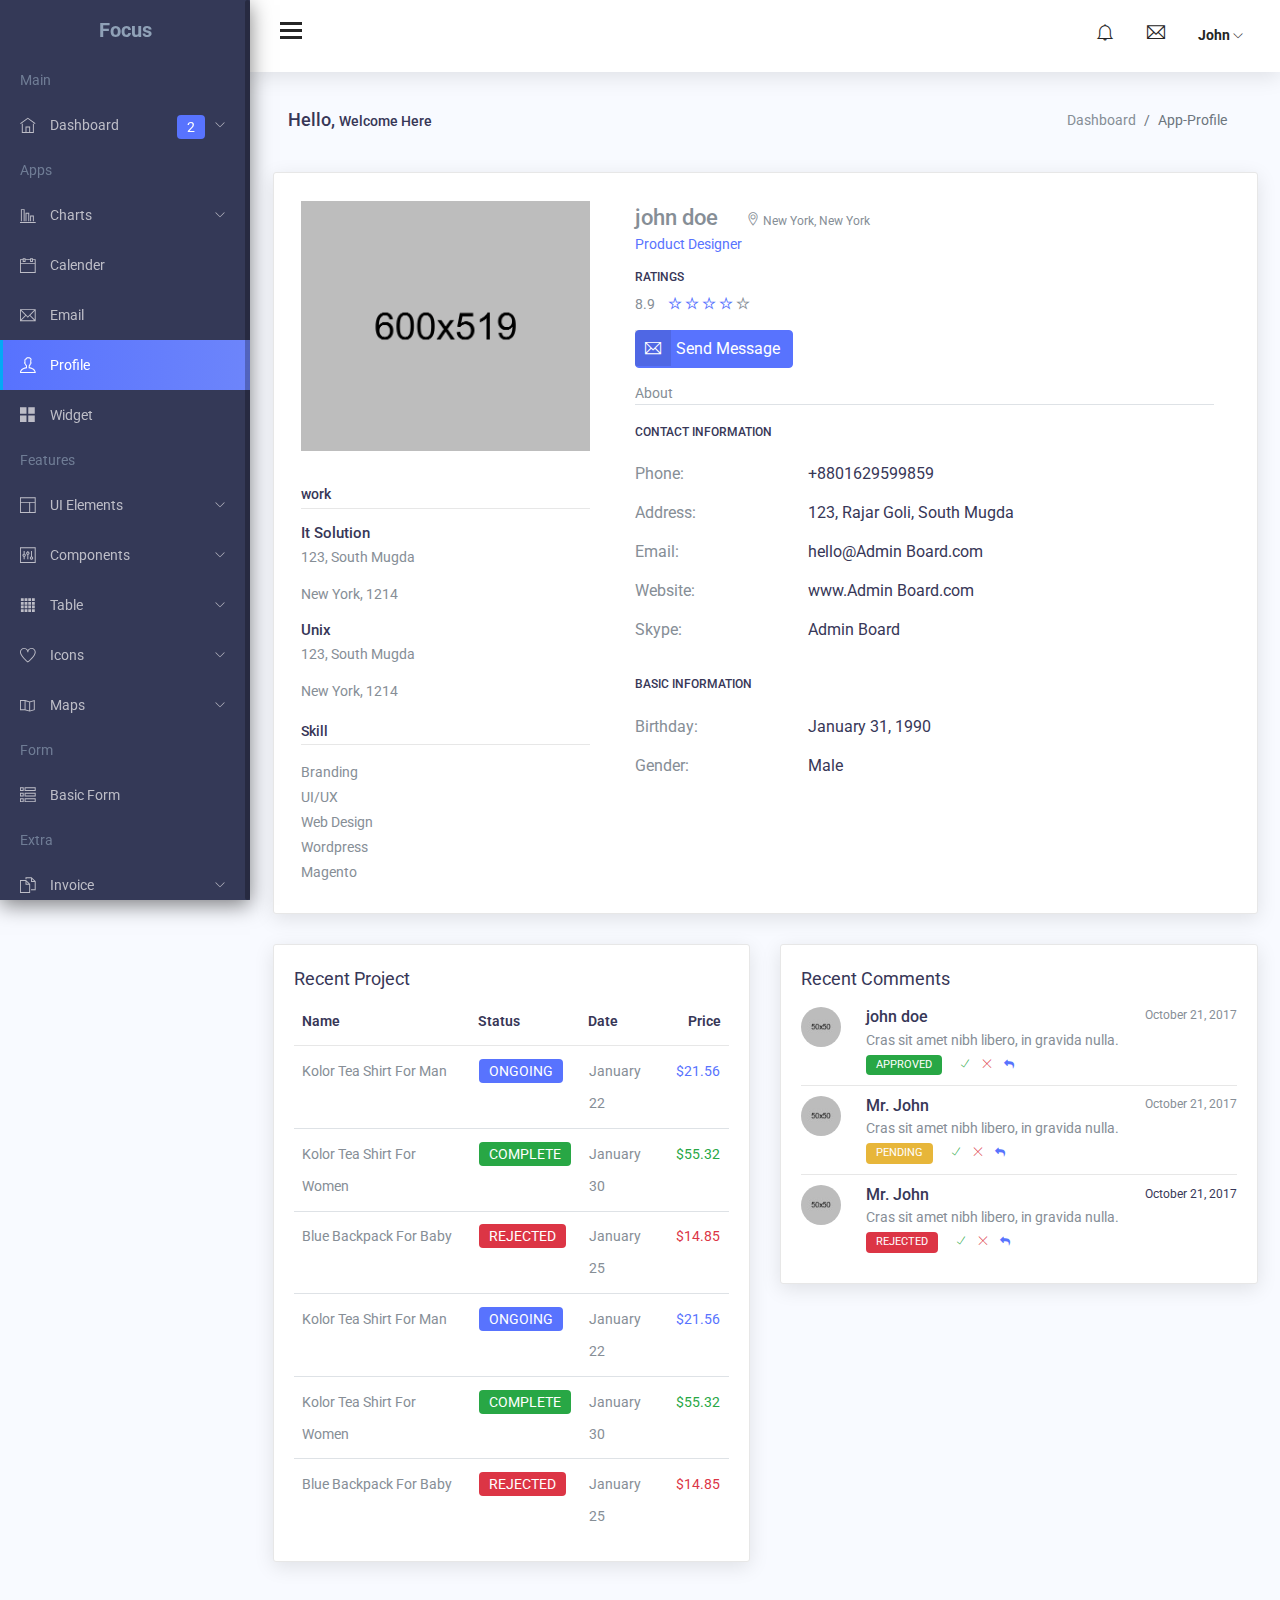
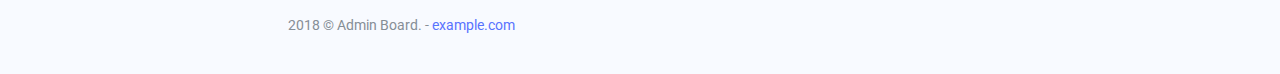
<file: src/main/resources/static/focus/app-profile.html>
<!DOCTYPE html>
<html lang="en">

<head>
    <meta charset="utf-8">
    <meta http-equiv="X-UA-Compatible" content="IE=edge">
    <meta name="viewport" content="width=device-width, initial-scale=1">

    <title>Focus Admin Dashboard</title>

    <!-- ================= Favicon ================== -->
    <!-- Standard -->
    <link rel="shortcut icon" href="http://placehold.it/64.png/000/fff">
    <!-- Retina iPad Touch Icon-->
    <link rel="apple-touch-icon" sizes="144x144" href="http://placehold.it/144.png/000/fff">
    <!-- Retina iPhone Touch Icon-->
    <link rel="apple-touch-icon" sizes="114x114" href="http://placehold.it/114.png/000/fff">
    <!-- Standard iPad Touch Icon-->
    <link rel="apple-touch-icon" sizes="72x72" href="http://placehold.it/72.png/000/fff">
    <!-- Standard iPhone Touch Icon-->
    <link rel="apple-touch-icon" sizes="57x57" href="http://placehold.it/57.png/000/fff">   

    <!-- Common -->
    <link href="assets/css/lib/font-awesome.min.css" rel="stylesheet">
    <link href="assets/css/lib/themify-icons.css" rel="stylesheet">
    <link href="assets/css/lib/menubar/sidebar.css" rel="stylesheet">
    <link href="assets/css/lib/bootstrap.min.css" rel="stylesheet">
    <link href="assets/css/lib/helper.css" rel="stylesheet">
    <link href="assets/css/style.css" rel="stylesheet">
</head>

<body>
  <div class="sidebar sidebar-hide-to-small sidebar-shrink sidebar-gestures">
    <div class="nano">
      <div class="nano-content">
        <div class="logo">
          <a href="index.html">
            <!-- <img src="assets/images/logo.png" alt="" /> -->
            <span>Focus</span>
          </a>
        </div>
        <ul>
          <li class="label">Main</li>
          <li>
            <a class="sidebar-sub-toggle">
              <i class="ti-home"></i> Dashboard
              <span class="badge badge-primary">2</span>
              <span class="sidebar-collapse-icon ti-angle-down"></span>
            </a>
            <ul>
              <li>
                <a href="index.html">Dashboard 1</a>
              </li>
              <li>
                <a href="index1.html">Dashboard 2</a>
              </li>



            </ul>
          </li>

          <li class="label">Apps</li>
          <li>
            <a class="sidebar-sub-toggle">
              <i class="ti-bar-chart-alt"></i> Charts
              <span class="sidebar-collapse-icon ti-angle-down"></span>
            </a>
            <ul>
              <li>
                <a href="chart-flot.html">Flot</a>
              </li>
              <li>
                <a href="chart-morris.html">Morris</a>
              </li>
              <li>
                <a href="chartjs.html">Chartjs</a>
              </li>
              <li>
                <a href="chartist.html">Chartist</a>
              </li>
              <li>
                <a href="chart-peity.html">Peity</a>
              </li>
              <li>
                <a href="chart-sparkline.html">Sparkle</a>
              </li>
              <li>
                <a href="chart-knob.html">Knob</a>
              </li>
            </ul>
          </li>
          <li>
            <a href="app-event-calender.html">
              <i class="ti-calendar"></i> Calender </a>
          </li>
          <li>
            <a href="app-email.html">
              <i class="ti-email"></i> Email</a>
          </li>
          <li>
            <a href="app-profile.html">
              <i class="ti-user"></i> Profile</a>
          </li>
          <li>
            <a href="app-widget-card.html">
              <i class="ti-layout-grid2-alt"></i> Widget</a>
          </li>
          <li class="label">Features</li>
          <li>
            <a class="sidebar-sub-toggle">
              <i class="ti-layout"></i> UI Elements
              <span class="sidebar-collapse-icon ti-angle-down"></span>
            </a>
            <ul>
              <li>
                <a href="ui-typography.html">Typography</a>
              </li>
              <li>
                <a href="ui-alerts.html">Alerts</a>
              </li>

              <li>
                <a href="ui-button.html">Button</a>
              </li>
              <li>
                <a href="ui-dropdown.html">Dropdown</a>
              </li>

              <li>
                <a href="ui-list-group.html">List Group</a>
              </li>

              <li>
                <a href="ui-progressbar.html">Progressbar</a>
              </li>
              <li>
                <a href="ui-tab.html">Tab</a>
              </li>

            </ul>
          </li>
          <li>
            <a class="sidebar-sub-toggle">
              <i class="ti-panel"></i> Components
              <span class="sidebar-collapse-icon ti-angle-down"></span>
            </a>
            <ul>
              <li>
                <a href="uc-calendar.html">Calendar</a>
              </li>
              <li>
                <a href="uc-carousel.html">Carousel</a>
              </li>
              <li>
                <a href="uc-weather.html">Weather</a>
              </li>
              <li>
                <a href="uc-datamap.html">Datamap</a>
              </li>
              <li>
                <a href="uc-todo-list.html">To do</a>
              </li>
              <li>
                <a href="uc-scrollable.html">Scrollable</a>
              </li>
              <li>
                <a href="uc-sweetalert.html">Sweet Alert</a>
              </li>
              <li>
                <a href="uc-toastr.html">Toastr</a>
              </li>
              <li>
                <a href="uc-range-slider-basic.html">Basic Range Slider</a>
              </li>
              <li>
                <a href="uc-range-slider-advance.html">Advance Range Slider</a>
              </li>
              <li>
                <a href="uc-nestable.html">Nestable</a>
              </li>

              <li>
                <a href="uc-rating-bar-rating.html">Bar Rating</a>
              </li>
              <li>
                <a href="uc-rating-jRate.html">jRate</a>
              </li>
            </ul>
          </li>
          <li>
            <a class="sidebar-sub-toggle">
              <i class="ti-layout-grid4-alt"></i> Table
              <span class="sidebar-collapse-icon ti-angle-down"></span>
            </a>
            <ul>
              <li>
                <a href="table-basic.html">Basic</a>
              </li>

              <li>
                <a href="table-export.html">Datatable Export</a>
              </li>
              <li>
                <a href="table-row-select.html">Datatable Row Select</a>
              </li>
              <li>
                <a href="table-jsgrid.html">Editable </a>
              </li>
            </ul>
          </li>
          <li>
            <a class="sidebar-sub-toggle">
              <i class="ti-heart"></i> Icons
              <span class="sidebar-collapse-icon ti-angle-down"></span>
            </a>
            <ul>
              <li>
                <a href="font-themify.html">Themify</a>
              </li>
            </ul>
          </li>
          <li>
            <a class="sidebar-sub-toggle">
              <i class="ti-map"></i> Maps
              <span class="sidebar-collapse-icon ti-angle-down"></span>
            </a>
            <ul>
              <li>
                <a href="gmaps.html">Basic</a>
              </li>
              <li>
                <a href="vector-map.html">Vector Map</a>
              </li>
            </ul>
          </li>
          <li class="label">Form</li>
          <li>
            <a href="form-basic.html">
              <i class="ti-view-list-alt"></i> Basic Form </a>
          </li>
          <li class="label">Extra</li>
          <li>
            <a class="sidebar-sub-toggle">
              <i class="ti-files"></i> Invoice
              <span class="sidebar-collapse-icon ti-angle-down"></span>
            </a>
            <ul>
              <li>
                <a href="invoice.html">Basic</a>
              </li>
              <li>
                <a href="invoice-editable.html">Editable</a>
              </li>
            </ul>
          </li>
          <li>
            <a class="sidebar-sub-toggle">
              <i class="ti-target"></i> Pages
              <span class="sidebar-collapse-icon ti-angle-down"></span>
            </a>
            <ul>
              <li>
                <a href="page-login.html">Login</a>
              </li>
              <li>
                <a href="page-register.html">Register</a>
              </li>
              <li>
                <a href="page-reset-password.html">Forgot password</a>
              </li>
            </ul>
          </li>
          <li>
            <a href="../documentation/index.html">
              <i class="ti-file"></i> Documentation</a>
          </li>
          <li>
            <a>
              <i class="ti-close"></i> Logout</a>
          </li>
        </ul>
      </div>
    </div>
  </div>
  <!-- /# sidebar -->


  <div class="header">
    <div class="container-fluid">
      <div class="row">
        <div class="col-lg-12">
          <div class="float-left">
            <div class="hamburger sidebar-toggle">
              <span class="line"></span>
              <span class="line"></span>
              <span class="line"></span>
            </div>
          </div>
          <div class="float-right">
            <div class="dropdown dib">
              <div class="header-icon" data-toggle="dropdown">
                <i class="ti-bell"></i>
                <div class="drop-down dropdown-menu dropdown-menu-right">
                  <div class="dropdown-content-heading">
                    <span class="text-left">Recent Notifications</span>
                  </div>
                  <div class="dropdown-content-body">
                    <ul>
                      <li>
                        <a href="#">
                          <img class="pull-left m-r-10 avatar-img" src="assets/images/avatar/3.jpg" alt="" />
                          <div class="notification-content">
                            <small class="notification-timestamp pull-right">02:34 PM</small>
                            <div class="notification-heading">Mr. John</div>
                            <div class="notification-text">5 members joined today </div>
                          </div>
                        </a>
                      </li>
                      <li>
                        <a href="#">
                          <img class="pull-left m-r-10 avatar-img" src="assets/images/avatar/3.jpg" alt="" />
                          <div class="notification-content">
                            <small class="notification-timestamp pull-right">02:34 PM</small>
                            <div class="notification-heading">Mariam</div>
                            <div class="notification-text">likes a photo of you</div>
                          </div>
                        </a>
                      </li>
                      <li>
                        <a href="#">
                          <img class="pull-left m-r-10 avatar-img" src="assets/images/avatar/3.jpg" alt="" />
                          <div class="notification-content">
                            <small class="notification-timestamp pull-right">02:34 PM</small>
                            <div class="notification-heading">Tasnim</div>
                            <div class="notification-text">Hi Teddy, Just wanted to let you ...</div>
                          </div>
                        </a>
                      </li>
                      <li>
                        <a href="#">
                          <img class="pull-left m-r-10 avatar-img" src="assets/images/avatar/3.jpg" alt="" />
                          <div class="notification-content">
                            <small class="notification-timestamp pull-right">02:34 PM</small>
                            <div class="notification-heading">Mr. John</div>
                            <div class="notification-text">Hi Teddy, Just wanted to let you ...</div>
                          </div>
                        </a>
                      </li>
                      <li class="text-center">
                        <a href="#" class="more-link">See All</a>
                      </li>
                    </ul>
                  </div>
                </div>
              </div>
            </div>
            <div class="dropdown dib">
              <div class="header-icon" data-toggle="dropdown">
                <i class="ti-email"></i>
                <div class="drop-down dropdown-menu dropdown-menu-right">
                  <div class="dropdown-content-heading">
                    <span class="text-left">2 New Messages</span>
                    <a href="email.html">
                      <i class="ti-pencil-alt pull-right"></i>
                    </a>
                  </div>
                  <div class="dropdown-content-body">
                    <ul>
                      <li class="notification-unread">
                        <a href="#">
                          <img class="pull-left m-r-10 avatar-img" src="assets/images/avatar/1.jpg" alt="" />
                          <div class="notification-content">
                            <small class="notification-timestamp pull-right">02:34 PM</small>
                            <div class="notification-heading">Michael Qin</div>
                            <div class="notification-text">Hi Teddy, Just wanted to let you ...</div>
                          </div>
                        </a>
                      </li>
                      <li class="notification-unread">
                        <a href="#">
                          <img class="pull-left m-r-10 avatar-img" src="assets/images/avatar/2.jpg" alt="" />
                          <div class="notification-content">
                            <small class="notification-timestamp pull-right">02:34 PM</small>
                            <div class="notification-heading">Mr. John</div>
                            <div class="notification-text">Hi Teddy, Just wanted to let you ...</div>
                          </div>
                        </a>
                      </li>
                      <li>
                        <a href="#">
                          <img class="pull-left m-r-10 avatar-img" src="assets/images/avatar/3.jpg" alt="" />
                          <div class="notification-content">
                            <small class="notification-timestamp pull-right">02:34 PM</small>
                            <div class="notification-heading">Michael Qin</div>
                            <div class="notification-text">Hi Teddy, Just wanted to let you ...</div>
                          </div>
                        </a>
                      </li>
                      <li>
                        <a href="#">
                          <img class="pull-left m-r-10 avatar-img" src="assets/images/avatar/2.jpg" alt="" />
                          <div class="notification-content">
                            <small class="notification-timestamp pull-right">02:34 PM</small>
                            <div class="notification-heading">Mr. John</div>
                            <div class="notification-text">Hi Teddy, Just wanted to let you ...</div>
                          </div>
                        </a>
                      </li>
                      <li class="text-center">
                        <a href="#" class="more-link">See All</a>
                      </li>
                    </ul>
                  </div>
                </div>
              </div>
            </div>
            <div class="dropdown dib">
              <div class="header-icon" data-toggle="dropdown">
                <span class="user-avatar">John
                  <i class="ti-angle-down f-s-10"></i>
                </span>
                <div class="drop-down dropdown-profile dropdown-menu dropdown-menu-right">
                  <div class="dropdown-content-heading">
                    <span class="text-left">Upgrade Now</span>
                    <p class="trial-day">30 Days Trail</p>
                  </div>
                  <div class="dropdown-content-body">
                    <ul>
                      <li>
                        <a href="#">
                          <i class="ti-user"></i>
                          <span>Profile</span>
                        </a>
                      </li>

                      <li>
                        <a href="#">
                          <i class="ti-email"></i>
                          <span>Inbox</span>
                        </a>
                      </li>
                      <li>
                        <a href="#">
                          <i class="ti-settings"></i>
                          <span>Setting</span>
                        </a>
                      </li>

                      <li>
                        <a href="#">
                          <i class="ti-lock"></i>
                          <span>Lock Screen</span>
                        </a>
                      </li>
                      <li>
                        <a href="#">
                          <i class="ti-power-off"></i>
                          <span>Logout</span>
                        </a>
                      </li>
                    </ul>
                  </div>
                </div>
              </div>
            </div>
          </div>
        </div>
      </div>
    </div>
  </div>



  <div class="content-wrap">
    <div class="main">
      <div class="container-fluid">
        <div class="row">
          <div class="col-lg-8 p-r-0 title-margin-right">
            <div class="page-header">
              <div class="page-title">
                <h1>Hello,
                  <span>Welcome Here</span>
                </h1>
              </div>
            </div>
          </div>
          <!-- /# column -->
          <div class="col-lg-4 p-l-0 title-margin-left">
            <div class="page-header">
              <div class="page-title">
                <ol class="breadcrumb">
                  <li class="breadcrumb-item">
                    <a href="#">Dashboard</a>
                  </li>
                  <li class="breadcrumb-item active">App-Profile</li>
                </ol>
              </div>
            </div>
          </div>
          <!-- /# column -->
        </div>
        <!-- /# row -->
        <section id="main-content">
          <div class="row">
            <div class="col-lg-12">
              <div class="card">
                <div class="card-body">
                  <div class="user-profile">
                    <div class="row">
                      <div class="col-lg-4">
                        <div class="user-photo m-b-30">
                          <img class="img-fluid" src="assets/images/user-profile.jpg" alt="" />
                        </div>
                        <div class="user-work">
                          <h4>work</h4>
                          <div class="work-content">
                            <h3>It Solution </h3>
                            <p>123, South Mugda</p>
                            <p>New York, 1214</p>
                          </div>
                          <div class="work-content">
                            <h3>Unix</h3>
                            <p>123, South Mugda</p>
                            <p>New York, 1214</p>
                          </div>
                        </div>
                        <div class="user-skill">
                          <h4>Skill</h4>
                          <ul>
                            <li>
                              <a href="#">Branding</a>
                            </li>
                            <li>
                              <a href="#">UI/UX</a>
                            </li>
                            <li>
                              <a href="#">Web Design</a>
                            </li>
                            <li>
                              <a href="#">Wordpress</a>
                            </li>
                            <li>
                              <a href="#">Magento</a>
                            </li>
                          </ul>
                        </div>
                      </div>
                      <div class="col-lg-8">
                        <div class="user-profile-name">john doe</div>
                        <div class="user-Location">
                          <i class="ti-location-pin"></i> New York, New York</div>
                        <div class="user-job-title">Product Designer</div>
                        <div class="ratings">
                          <h4>Ratings</h4>
                          <div class="rating-star">
                            <span>8.9</span>
                            <i class="ti-star color-primary"></i>
                            <i class="ti-star color-primary"></i>
                            <i class="ti-star color-primary"></i>
                            <i class="ti-star color-primary"></i>
                            <i class="ti-star"></i>
                          </div>
                        </div>
                        <div class="user-send-message">
                          <button class="btn btn-primary btn-addon" type="button">
                            <i class="ti-email"></i>Send Message</button>
                        </div>
                        <div class="custom-tab user-profile-tab">
                          <ul class="nav nav-tabs" role="tablist">
                            <li role="presentation" class="active">
                              <a href="#1" aria-controls="1" role="tab" data-toggle="tab">About</a>
                            </li>
                          </ul>
                          <div class="tab-content">
                            <div role="tabpanel" class="tab-pane active" id="1">
                              <div class="contact-information">
                                <h4>Contact information</h4>
                                <div class="phone-content">
                                  <span class="contact-title">Phone:</span>
                                  <span class="phone-number">+8801629599859</span>
                                </div>
                                <div class="address-content">
                                  <span class="contact-title">Address:</span>
                                  <span class="mail-address">123, Rajar Goli, South Mugda</span>
                                </div>
                                <div class="email-content">
                                  <span class="contact-title">Email:</span>
                                  <span class="contact-email">hello@Admin Board.com</span>
                                </div>
                                <div class="website-content">
                                  <span class="contact-title">Website:</span>
                                  <span class="contact-website">www.Admin Board.com</span>
                                </div>
                                <div class="skype-content">
                                  <span class="contact-title">Skype:</span>
                                  <span class="contact-skype">Admin Board</span>
                                </div>
                              </div>
                              <div class="basic-information">
                                <h4>Basic information</h4>
                                <div class="birthday-content">
                                  <span class="contact-title">Birthday:</span>
                                  <span class="birth-date">January 31, 1990 </span>
                                </div>
                                <div class="gender-content">
                                  <span class="contact-title">Gender:</span>
                                  <span class="gender">Male</span>
                                </div>
                              </div>
                            </div>
                          </div>
                        </div>
                      </div>
                    </div>
                  </div>
                </div>
              </div>
            </div>
          </div>
          <!-- /# row -->
          <div class="row">
            <div class="col-lg-6">
              <div class="card">
                <div class="card-title">
                  <h4>Recent Project </h4>

                </div>
                <div class="card-body">
                  <div class="table-responsive">
                    <table class="table table-hover ">
                      <thead>
                        <tr>
                          <th>Name</th>
                          <th>Status</th>
                          <th>Date</th>
                          <th>Price</th>
                        </tr>
                      </thead>
                      <tbody>
                        <tr>
                          <td>Kolor Tea Shirt For Man</td>
                          <td>
                            <span class="badge badge-primary">Ongoing</span>
                          </td>
                          <td>January 22</td>
                          <td class="color-primary">$21.56</td>
                        </tr>
                        <tr>
                          <td>Kolor Tea Shirt For Women</td>
                          <td>
                            <span class="badge badge-success">Complete</span>
                          </td>
                          <td>January 30</td>
                          <td class="color-success">$55.32</td>
                        </tr>
                        <tr>
                          <td>Blue Backpack For Baby</td>
                          <td>
                            <span class="badge badge-danger">Rejected</span>
                          </td>
                          <td>January 25</td>
                          <td class="color-danger">$14.85</td>
                        </tr>
                        <tr>
                          <td>Kolor Tea Shirt For Man</td>
                          <td>
                            <span class="badge badge-primary">Ongoing</span>
                          </td>
                          <td>January 22</td>
                          <td class="color-primary">$21.56</td>
                        </tr>
                        <tr>
                          <td>Kolor Tea Shirt For Women</td>
                          <td>
                            <span class="badge badge-success">Complete</span>
                          </td>
                          <td>January 30</td>
                          <td class="color-success">$55.32</td>
                        </tr>
                        <tr>
                          <td>Blue Backpack For Baby</td>
                          <td>
                            <span class="badge badge-danger">Rejected</span>
                          </td>
                          <td>January 25</td>
                          <td class="color-danger">$14.85</td>
                        </tr>
                      </tbody>
                    </table>
                  </div>
                </div>
              </div>
            </div>
            <!-- /# column -->
            <div class="col-lg-6">
              <div class="card">
                <div class="card-title">
                  <h4>Recent Comments </h4>

                </div>
                <div class="recent-comment">
                  <div class="media">
                    <div class="media-left">
                      <a href="#">
                        <img class="media-object" src="assets/images/avatar/1.jpg" alt="...">
                      </a>
                    </div>
                    <div class="media-body">
                      <h4 class="media-heading">john doe</h4>
                      <p>Cras sit amet nibh libero, in gravida nulla. </p>
                      <div class="comment-action">
                        <div class="badge badge-success">Approved</div>
                        <span class="m-l-10">
                          <a href="#">
                            <i class="ti-check color-success"></i>
                          </a>
                          <a href="#">
                            <i class="ti-close color-danger"></i>
                          </a>
                          <a href="#">
                            <i class="fa fa-reply color-primary"></i>
                          </a>
                        </span>
                      </div>
                      <p class="comment-date">October 21, 2017</p>
                    </div>
                  </div>
                  <div class="media">
                    <div class="media-left">
                      <a href="#">
                        <img class="media-object" src="assets/images/avatar/2.jpg" alt="...">
                      </a>
                    </div>
                    <div class="media-body">
                      <h4 class="media-heading">Mr. John</h4>
                      <p>Cras sit amet nibh libero, in gravida nulla. </p>
                      <div class="comment-action">
                        <div class="badge badge-warning">Pending</div>
                        <span class="m-l-10">
                          <a href="#">
                            <i class="ti-check color-success"></i>
                          </a>
                          <a href="#">
                            <i class="ti-close color-danger"></i>
                          </a>
                          <a href="#">
                            <i class="fa fa-reply color-primary"></i>
                          </a>
                        </span>
                      </div>
                      <p class="comment-date">October 21, 2017</p>
                    </div>
                  </div>
                  <div class="media no-border">
                    <div class="media-left">
                      <a href="#">
                        <img class="media-object" src="assets/images/avatar/3.jpg" alt="...">
                      </a>
                    </div>
                    <div class="media-body">
                      <h4 class="media-heading">Mr. John</h4>
                      <p>Cras sit amet nibh libero, in gravida nulla. </p>
                      <div class="comment-action">
                        <div class="badge badge-danger">Rejected</div>
                        <span class="m-l-10">
                          <a href="#">
                            <i class="ti-check color-success"></i>
                          </a>
                          <a href="#">
                            <i class="ti-close color-danger"></i>
                          </a>
                          <a href="#">
                            <i class="fa fa-reply color-primary"></i>
                          </a>
                        </span>
                      </div>
                      <div class="comment-date">October 21, 2017</div>
                    </div>
                  </div>
                </div>
              </div>
              <!-- /# card -->
            </div>
            <!-- /# column -->
          </div>
          <div class="row">
            <div class="col-lg-12">
              <div class="footer">
                <p>2018 © Admin Board. -
                  <a href="#">example.com</a>
                </p>
              </div>
            </div>
          </div>
        </section>
      </div>
    </div>
  </div>







    <!-- Common -->
    <script src="assets/js/lib/jquery.min.js"></script>
    <script src="assets/js/lib/jquery.nanoscroller.min.js"></script>
    <script src="assets/js/lib/menubar/sidebar.js"></script>
    <script src="assets/js/lib/preloader/pace.min.js"></script>
    <script src="assets/js/lib/bootstrap.min.js"></script>
    <script src="assets/js/scripts.js"></script>

</body>

</html>
</file>
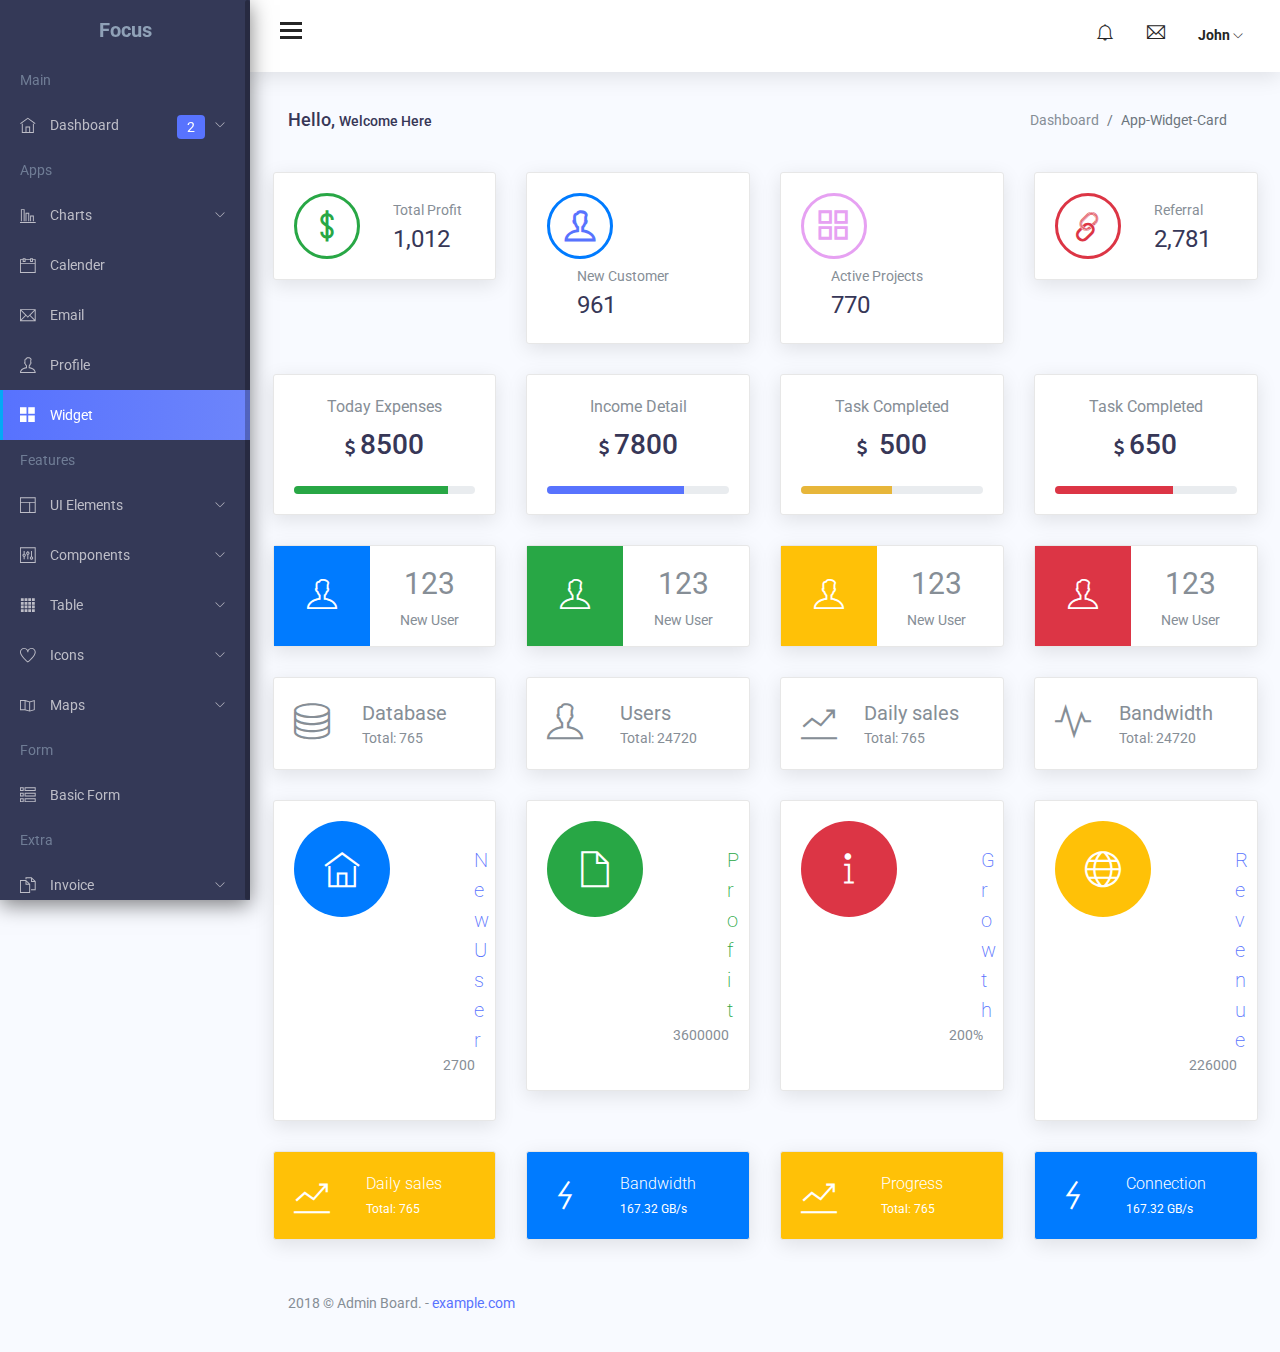
<file: src/main/resources/static/focus/app-widget-card.html>
<!DOCTYPE html>
<html lang="en">

<head>
  <meta charset="utf-8">
  <meta http-equiv="X-UA-Compatible" content="IE=edge">
  <meta name="viewport" content="width=device-width, initial-scale=1">

  <title>Focus Admin Dashboard</title>

  <!-- ================= Favicon ================== -->
  <!-- Standard -->
  <link rel="shortcut icon" href="http://placehold.it/64.png/000/fff">
  <!-- Retina iPad Touch Icon-->
  <link rel="apple-touch-icon" sizes="144x144" href="http://placehold.it/144.png/000/fff">
  <!-- Retina iPhone Touch Icon-->
  <link rel="apple-touch-icon" sizes="114x114" href="http://placehold.it/114.png/000/fff">
  <!-- Standard iPad Touch Icon-->
  <link rel="apple-touch-icon" sizes="72x72" href="http://placehold.it/72.png/000/fff">
  <!-- Standard iPhone Touch Icon-->
  <link rel="apple-touch-icon" sizes="57x57" href="http://placehold.it/57.png/000/fff">


  <!-- Common -->
  <link href="assets/css/lib/font-awesome.min.css" rel="stylesheet">
  <link href="assets/css/lib/themify-icons.css" rel="stylesheet">
  <link href="assets/css/lib/menubar/sidebar.css" rel="stylesheet">
  <link href="assets/css/lib/bootstrap.min.css" rel="stylesheet">
  <link href="assets/css/lib/helper.css" rel="stylesheet">
  <link href="assets/css/style.css" rel="stylesheet">
</head>

<body>

  <div class="sidebar sidebar-hide-to-small sidebar-shrink sidebar-gestures">
    <div class="nano">
      <div class="nano-content">
        <div class="logo">
          <a href="index.html">
            <!-- <img src="assets/images/logo.png" alt="" /> -->
            <span>Focus</span>
          </a>
        </div>
        <ul>
          <li class="label">Main</li>
          <li>
            <a class="sidebar-sub-toggle">
              <i class="ti-home"></i> Dashboard
              <span class="badge badge-primary">2</span>
              <span class="sidebar-collapse-icon ti-angle-down"></span>
            </a>
            <ul>
              <li>
                <a href="index.html">Dashboard 1</a>
              </li>
              <li>
                <a href="index1.html">Dashboard 2</a>
              </li>



            </ul>
          </li>

          <li class="label">Apps</li>
          <li>
            <a class="sidebar-sub-toggle">
              <i class="ti-bar-chart-alt"></i> Charts
              <span class="sidebar-collapse-icon ti-angle-down"></span>
            </a>
            <ul>
              <li>
                <a href="chart-flot.html">Flot</a>
              </li>
              <li>
                <a href="chart-morris.html">Morris</a>
              </li>
              <li>
                <a href="chartjs.html">Chartjs</a>
              </li>
              <li>
                <a href="chartist.html">Chartist</a>
              </li>
              <li>
                <a href="chart-peity.html">Peity</a>
              </li>
              <li>
                <a href="chart-sparkline.html">Sparkle</a>
              </li>
              <li>
                <a href="chart-knob.html">Knob</a>
              </li>
            </ul>
          </li>
          <li>
            <a href="app-event-calender.html">
              <i class="ti-calendar"></i> Calender </a>
          </li>
          <li>
            <a href="app-email.html">
              <i class="ti-email"></i> Email</a>
          </li>
          <li>
            <a href="app-profile.html">
              <i class="ti-user"></i> Profile</a>
          </li>
          <li>
            <a href="app-widget-card.html">
              <i class="ti-layout-grid2-alt"></i> Widget</a>
          </li>
          <li class="label">Features</li>
          <li>
            <a class="sidebar-sub-toggle">
              <i class="ti-layout"></i> UI Elements
              <span class="sidebar-collapse-icon ti-angle-down"></span>
            </a>
            <ul>
              <li>
                <a href="ui-typography.html">Typography</a>
              </li>
              <li>
                <a href="ui-alerts.html">Alerts</a>
              </li>

              <li>
                <a href="ui-button.html">Button</a>
              </li>
              <li>
                <a href="ui-dropdown.html">Dropdown</a>
              </li>

              <li>
                <a href="ui-list-group.html">List Group</a>
              </li>

              <li>
                <a href="ui-progressbar.html">Progressbar</a>
              </li>
              <li>
                <a href="ui-tab.html">Tab</a>
              </li>

            </ul>
          </li>
          <li>
            <a class="sidebar-sub-toggle">
              <i class="ti-panel"></i> Components
              <span class="sidebar-collapse-icon ti-angle-down"></span>
            </a>
            <ul>
              <li>
                <a href="uc-calendar.html">Calendar</a>
              </li>
              <li>
                <a href="uc-carousel.html">Carousel</a>
              </li>
              <li>
                <a href="uc-weather.html">Weather</a>
              </li>
              <li>
                <a href="uc-datamap.html">Datamap</a>
              </li>
              <li>
                <a href="uc-todo-list.html">To do</a>
              </li>
              <li>
                <a href="uc-scrollable.html">Scrollable</a>
              </li>
              <li>
                <a href="uc-sweetalert.html">Sweet Alert</a>
              </li>
              <li>
                <a href="uc-toastr.html">Toastr</a>
              </li>
              <li>
                <a href="uc-range-slider-basic.html">Basic Range Slider</a>
              </li>
              <li>
                <a href="uc-range-slider-advance.html">Advance Range Slider</a>
              </li>
              <li>
                <a href="uc-nestable.html">Nestable</a>
              </li>

              <li>
                <a href="uc-rating-bar-rating.html">Bar Rating</a>
              </li>
              <li>
                <a href="uc-rating-jRate.html">jRate</a>
              </li>
            </ul>
          </li>
          <li>
            <a class="sidebar-sub-toggle">
              <i class="ti-layout-grid4-alt"></i> Table
              <span class="sidebar-collapse-icon ti-angle-down"></span>
            </a>
            <ul>
              <li>
                <a href="table-basic.html">Basic</a>
              </li>

              <li>
                <a href="table-export.html">Datatable Export</a>
              </li>
              <li>
                <a href="table-row-select.html">Datatable Row Select</a>
              </li>
              <li>
                <a href="table-jsgrid.html">Editable </a>
              </li>
            </ul>
          </li>
          <li>
            <a class="sidebar-sub-toggle">
              <i class="ti-heart"></i> Icons
              <span class="sidebar-collapse-icon ti-angle-down"></span>
            </a>
            <ul>
              <li>
                <a href="font-themify.html">Themify</a>
              </li>
            </ul>
          </li>
          <li>
            <a class="sidebar-sub-toggle">
              <i class="ti-map"></i> Maps
              <span class="sidebar-collapse-icon ti-angle-down"></span>
            </a>
            <ul>
              <li>
                <a href="gmaps.html">Basic</a>
              </li>
              <li>
                <a href="vector-map.html">Vector Map</a>
              </li>
            </ul>
          </li>
          <li class="label">Form</li>
          <li>
            <a href="form-basic.html">
              <i class="ti-view-list-alt"></i> Basic Form </a>
          </li>
          <li class="label">Extra</li>
          <li>
            <a class="sidebar-sub-toggle">
              <i class="ti-files"></i> Invoice
              <span class="sidebar-collapse-icon ti-angle-down"></span>
            </a>
            <ul>
              <li>
                <a href="invoice.html">Basic</a>
              </li>
              <li>
                <a href="invoice-editable.html">Editable</a>
              </li>
            </ul>
          </li>
          <li>
            <a class="sidebar-sub-toggle">
              <i class="ti-target"></i> Pages
              <span class="sidebar-collapse-icon ti-angle-down"></span>
            </a>
            <ul>
              <li>
                <a href="page-login.html">Login</a>
              </li>
              <li>
                <a href="page-register.html">Register</a>
              </li>
              <li>
                <a href="page-reset-password.html">Forgot password</a>
              </li>
            </ul>
          </li>
          <li>
            <a href="../documentation/index.html">
              <i class="ti-file"></i> Documentation</a>
          </li>
          <li>
            <a>
              <i class="ti-close"></i> Logout</a>
          </li>
        </ul>
      </div>
    </div>
  </div>
  <!-- /# sidebar -->


  <div class="header">
    <div class="container-fluid">
      <div class="row">
        <div class="col-lg-12">
          <div class="float-left">
            <div class="hamburger sidebar-toggle">
              <span class="line"></span>
              <span class="line"></span>
              <span class="line"></span>
            </div>
          </div>
          <div class="float-right">
            <div class="dropdown dib">
              <div class="header-icon" data-toggle="dropdown">
                <i class="ti-bell"></i>
                <div class="drop-down dropdown-menu dropdown-menu-right">
                  <div class="dropdown-content-heading">
                    <span class="text-left">Recent Notifications</span>
                  </div>
                  <div class="dropdown-content-body">
                    <ul>
                      <li>
                        <a href="#">
                          <img class="pull-left m-r-10 avatar-img" src="assets/images/avatar/3.jpg" alt="" />
                          <div class="notification-content">
                            <small class="notification-timestamp pull-right">02:34 PM</small>
                            <div class="notification-heading">Mr. John</div>
                            <div class="notification-text">5 members joined today </div>
                          </div>
                        </a>
                      </li>
                      <li>
                        <a href="#">
                          <img class="pull-left m-r-10 avatar-img" src="assets/images/avatar/3.jpg" alt="" />
                          <div class="notification-content">
                            <small class="notification-timestamp pull-right">02:34 PM</small>
                            <div class="notification-heading">Mariam</div>
                            <div class="notification-text">likes a photo of you</div>
                          </div>
                        </a>
                      </li>
                      <li>
                        <a href="#">
                          <img class="pull-left m-r-10 avatar-img" src="assets/images/avatar/3.jpg" alt="" />
                          <div class="notification-content">
                            <small class="notification-timestamp pull-right">02:34 PM</small>
                            <div class="notification-heading">Tasnim</div>
                            <div class="notification-text">Hi Teddy, Just wanted to let you ...</div>
                          </div>
                        </a>
                      </li>
                      <li>
                        <a href="#">
                          <img class="pull-left m-r-10 avatar-img" src="assets/images/avatar/3.jpg" alt="" />
                          <div class="notification-content">
                            <small class="notification-timestamp pull-right">02:34 PM</small>
                            <div class="notification-heading">Mr. John</div>
                            <div class="notification-text">Hi Teddy, Just wanted to let you ...</div>
                          </div>
                        </a>
                      </li>
                      <li class="text-center">
                        <a href="#" class="more-link">See All</a>
                      </li>
                    </ul>
                  </div>
                </div>
              </div>
            </div>
            <div class="dropdown dib">
              <div class="header-icon" data-toggle="dropdown">
                <i class="ti-email"></i>
                <div class="drop-down dropdown-menu dropdown-menu-right">
                  <div class="dropdown-content-heading">
                    <span class="text-left">2 New Messages</span>
                    <a href="email.html">
                      <i class="ti-pencil-alt pull-right"></i>
                    </a>
                  </div>
                  <div class="dropdown-content-body">
                    <ul>
                      <li class="notification-unread">
                        <a href="#">
                          <img class="pull-left m-r-10 avatar-img" src="assets/images/avatar/1.jpg" alt="" />
                          <div class="notification-content">
                            <small class="notification-timestamp pull-right">02:34 PM</small>
                            <div class="notification-heading">Michael Qin</div>
                            <div class="notification-text">Hi Teddy, Just wanted to let you ...</div>
                          </div>
                        </a>
                      </li>
                      <li class="notification-unread">
                        <a href="#">
                          <img class="pull-left m-r-10 avatar-img" src="assets/images/avatar/2.jpg" alt="" />
                          <div class="notification-content">
                            <small class="notification-timestamp pull-right">02:34 PM</small>
                            <div class="notification-heading">Mr. John</div>
                            <div class="notification-text">Hi Teddy, Just wanted to let you ...</div>
                          </div>
                        </a>
                      </li>
                      <li>
                        <a href="#">
                          <img class="pull-left m-r-10 avatar-img" src="assets/images/avatar/3.jpg" alt="" />
                          <div class="notification-content">
                            <small class="notification-timestamp pull-right">02:34 PM</small>
                            <div class="notification-heading">Michael Qin</div>
                            <div class="notification-text">Hi Teddy, Just wanted to let you ...</div>
                          </div>
                        </a>
                      </li>
                      <li>
                        <a href="#">
                          <img class="pull-left m-r-10 avatar-img" src="assets/images/avatar/2.jpg" alt="" />
                          <div class="notification-content">
                            <small class="notification-timestamp pull-right">02:34 PM</small>
                            <div class="notification-heading">Mr. John</div>
                            <div class="notification-text">Hi Teddy, Just wanted to let you ...</div>
                          </div>
                        </a>
                      </li>
                      <li class="text-center">
                        <a href="#" class="more-link">See All</a>
                      </li>
                    </ul>
                  </div>
                </div>
              </div>
            </div>
            <div class="dropdown dib">
              <div class="header-icon" data-toggle="dropdown">
                <span class="user-avatar">John
                  <i class="ti-angle-down f-s-10"></i>
                </span>
                <div class="drop-down dropdown-profile dropdown-menu dropdown-menu-right">
                  <div class="dropdown-content-heading">
                    <span class="text-left">Upgrade Now</span>
                    <p class="trial-day">30 Days Trail</p>
                  </div>
                  <div class="dropdown-content-body">
                    <ul>
                      <li>
                        <a href="#">
                          <i class="ti-user"></i>
                          <span>Profile</span>
                        </a>
                      </li>

                      <li>
                        <a href="#">
                          <i class="ti-email"></i>
                          <span>Inbox</span>
                        </a>
                      </li>
                      <li>
                        <a href="#">
                          <i class="ti-settings"></i>
                          <span>Setting</span>
                        </a>
                      </li>

                      <li>
                        <a href="#">
                          <i class="ti-lock"></i>
                          <span>Lock Screen</span>
                        </a>
                      </li>
                      <li>
                        <a href="#">
                          <i class="ti-power-off"></i>
                          <span>Logout</span>
                        </a>
                      </li>
                    </ul>
                  </div>
                </div>
              </div>
            </div>
          </div>
        </div>
      </div>
    </div>
  </div>



  <div class="content-wrap">
    <div class="main">
      <div class="container-fluid">
        <div class="row">
          <div class="col-lg-8 p-r-0 title-margin-right">
            <div class="page-header">
              <div class="page-title">
                <h1>Hello,
                  <span>Welcome Here</span>
                </h1>
              </div>
            </div>
          </div>
          <!-- /# column -->
          <div class="col-lg-4 p-l-0 title-margin-left">
            <div class="page-header">
              <div class="page-title">
                <ol class="breadcrumb">
                  <li class="breadcrumb-item">
                    <a href="#">Dashboard</a>
                  </li>
                  <li class="breadcrumb-item active">App-Widget-Card</li>
                </ol>
              </div>
            </div>
          </div>
          <!-- /# column -->
        </div>
        <!-- /# row -->
        <div id="main-content">
          <div class="row">
            <div class="col-lg-3">
              <div class="card">
                <div class="stat-widget-one">
                  <div class="stat-icon dib">
                    <i class="ti-money color-success border-success"></i>
                  </div>
                  <div class="stat-content dib">
                    <div class="stat-text">Total Profit</div>
                    <div class="stat-digit">1,012</div>
                  </div>
                </div>
              </div>
            </div>
            <div class="col-lg-3">
              <div class="card">
                <div class="stat-widget-one">
                  <div class="stat-icon dib">
                    <i class="ti-user color-primary border-primary"></i>
                  </div>
                  <div class="stat-content dib">
                    <div class="stat-text">New Customer</div>
                    <div class="stat-digit">961</div>
                  </div>
                </div>
              </div>
            </div>
            <div class="col-lg-3">
              <div class="card">
                <div class="stat-widget-one">
                  <div class="stat-icon dib">
                    <i class="ti-layout-grid2 color-pink border-pink"></i>
                  </div>
                  <div class="stat-content dib">
                    <div class="stat-text">Active Projects</div>
                    <div class="stat-digit">770</div>
                  </div>
                </div>
              </div>
            </div>
            <div class="col-lg-3">
              <div class="card">
                <div class="stat-widget-one">
                  <div class="stat-icon dib">
                    <i class="ti-link color-danger border-danger"></i>
                  </div>
                  <div class="stat-content dib">
                    <div class="stat-text">Referral</div>
                    <div class="stat-digit">2,781</div>
                  </div>
                </div>
              </div>
            </div>
          </div>
          <div class="row">
            <div class="col-lg-3">
              <div class="card">
                <div class="stat-widget-two">
                  <div class="stat-content">
                    <div class="stat-text">Today Expenses </div>
                    <div class="stat-digit">
                      <i class="fa fa-usd"></i>8500</div>
                  </div>
                  <div class="progress">
                    <div class="progress-bar progress-bar-success w-85" role="progressbar" aria-valuenow="85" aria-valuemin="0" aria-valuemax="100"></div>
                  </div>
                </div>
              </div>
            </div>
            <div class="col-lg-3">
              <div class="card">
                <div class="stat-widget-two">
                  <div class="stat-content">
                    <div class="stat-text">Income Detail</div>
                    <div class="stat-digit">
                      <i class="fa fa-usd"></i>7800</div>
                  </div>
                  <div class="progress">
                    <div class="progress-bar progress-bar-primary w-75" role="progressbar" aria-valuenow="78" aria-valuemin="0" aria-valuemax="100"></div>
                  </div>
                </div>
              </div>
            </div>
            <div class="col-lg-3">
              <div class="card">
                <div class="stat-widget-two">
                  <div class="stat-content">
                    <div class="stat-text">Task Completed</div>
                    <div class="stat-digit">
                      <i class="fa fa-usd"></i> 500</div>
                  </div>
                  <div class="progress">
                    <div class="progress-bar progress-bar-warning w-50" role="progressbar" aria-valuenow="50" aria-valuemin="0" aria-valuemax="100"></div>
                  </div>
                </div>
              </div>
            </div>
            <div class="col-lg-3">
              <div class="card">
                <div class="stat-widget-two">
                  <div class="stat-content">
                    <div class="stat-text">Task Completed</div>
                    <div class="stat-digit">
                      <i class="fa fa-usd"></i>650</div>
                  </div>
                  <div class="progress">
                    <div class="progress-bar progress-bar-danger w-65" role="progressbar" aria-valuenow="65" aria-valuemin="0" aria-valuemax="100"></div>
                  </div>
                </div>
              </div>
              <!-- /# card -->
            </div>
            <!-- /# column -->
          </div>
          <!-- /# row -->
          <div class="row">
            <div class="col-lg-3">
              <div class="card p-0">
                <div class="stat-widget-three">
                  <div class="stat-icon bg-primary">
                    <i class="ti-user"></i>
                  </div>
                  <div class="stat-content">
                    <div class="stat-digit">123</div>
                    <div class="stat-text">New User</div>
                  </div>
                </div>
              </div>
            </div>
            <div class="col-lg-3">
              <div class="card p-0">
                <div class="stat-widget-three">
                  <div class="stat-icon bg-success">
                    <i class="ti-user"></i>
                  </div>
                  <div class="stat-content">
                    <div class="stat-digit">123</div>
                    <div class="stat-text">New User</div>
                  </div>
                </div>
              </div>
            </div>
            <div class="col-lg-3">
              <div class="card p-0">
                <div class="stat-widget-three">
                  <div class="stat-icon bg-warning">
                    <i class="ti-user"></i>
                  </div>
                  <div class="stat-content">
                    <div class="stat-digit">123</div>
                    <div class="stat-text">New User</div>
                  </div>
                </div>
              </div>
            </div>
            <div class="col-lg-3">
              <div class="card p-0">
                <div class="stat-widget-three">
                  <div class="stat-icon bg-danger">
                    <i class="ti-user"></i>
                  </div>
                  <div class="stat-content">
                    <div class="stat-digit">123</div>
                    <div class="stat-text">New User</div>
                  </div>
                </div>
              </div>
            </div>
          </div>
          <!-- /# row -->
          <div class="row">
            <div class="col-lg-3">
              <div class="card">
                <div class="stat-widget-four">
                  <div class="stat-icon">
                    <i class="ti-server"></i>
                  </div>
                  <div class="stat-content">
                    <div class="text-left dib">
                      <div class="stat-heading">Database</div>
                      <div class="stat-text">Total: 765</div>
                    </div>
                  </div>
                </div>
              </div>
            </div>
            <div class="col-lg-3">
              <div class="card">
                <div class="stat-widget-four">
                  <div class="stat-icon">
                    <i class="ti-user"></i>
                  </div>
                  <div class="stat-content">
                    <div class="text-left dib">
                      <div class="stat-heading">Users</div>
                      <div class="stat-text">Total: 24720</div>
                    </div>
                  </div>
                </div>
              </div>
            </div>
            <div class="col-lg-3">
              <div class="card">
                <div class="stat-widget-four">
                  <div class="stat-icon">
                    <i class="ti-stats-up"></i>
                  </div>
                  <div class="stat-content">
                    <div class="text-left dib">
                      <div class="stat-heading">Daily sales</div>
                      <div class="stat-text">Total: 765</div>
                    </div>
                  </div>
                </div>
              </div>
            </div>
            <div class="col-lg-3">
              <div class="card">
                <div class="stat-widget-four">
                  <div class="stat-icon">
                    <i class="ti-pulse"></i>
                  </div>
                  <div class="stat-content">
                    <div class="text-left dib">
                      <div class="stat-heading">Bandwidth</div>
                      <div class="stat-text">Total: 24720</div>
                    </div>
                  </div>
                </div>
              </div>
            </div>
          </div>
          <div class="row">
            <div class="col-lg-3">
              <div class="card">
                <div class="stat-widget-five">
                  <div class="stat-icon">
                    <i class="ti-home bg-primary"></i>
                  </div>
                  <div class="stat-content">
                    <div class="stat-heading color-primary">New User</div>
                    <div class="stat-text">2700</div>
                  </div>
                </div>
              </div>
            </div>
            <div class="col-lg-3">
              <div class="card">
                <div class="stat-widget-five">
                  <div class="stat-icon">
                    <i class="ti-file bg-success"></i>
                  </div>
                  <div class="stat-content">
                    <div class="stat-heading color-success">Profit</div>
                    <div class="stat-text">3600000</div>
                  </div>
                </div>
              </div>
            </div>
            <div class="col-lg-3">
              <div class="card">
                <div class="stat-widget-five">
                  <div class="stat-icon">
                    <i class="ti-info bg-danger"></i>
                  </div>
                  <div class="stat-content">
                    <div class="stat-heading color-primary">Growth</div>
                    <div class="stat-text">200%</div>
                  </div>
                </div>
              </div>
            </div>
            <div class="col-lg-3">
              <div class="card">
                <div class="stat-widget-five">
                  <div class="stat-icon bg-warning">
                    <i class="ti-world"></i>
                  </div>
                  <div class="stat-content">
                    <div class="stat-heading color-primary">Revenue</div>
                    <div class="stat-text">226000</div>
                  </div>
                </div>
              </div>
            </div>
          </div>
          <div class="row">
            <div class="col-lg-3">
              <div class="card bg-warning">
                <div class="stat-widget-six">
                  <div class="stat-icon">
                    <i class="ti-stats-up"></i>
                  </div>
                  <div class="stat-content">
                    <div class="text-left dib">
                      <div class="stat-heading">Daily sales</div>
                      <div class="stat-text">Total: 765</div>
                    </div>
                  </div>
                </div>
              </div>
            </div>
            <div class="col-lg-3">
              <div class="card bg-primary">
                <div class="stat-widget-six">
                  <div class="stat-icon">
                    <i class="ti-bolt-alt"></i>
                  </div>
                  <div class="stat-content">
                    <div class="text-left dib">
                      <div class="stat-heading">Bandwidth</div>
                      <div class="stat-text">167.32 GB/s</div>
                    </div>
                  </div>
                </div>
              </div>
            </div>
            <div class="col-lg-3">
              <div class="card bg-warning">
                <div class="stat-widget-six">
                  <div class="stat-icon">
                    <i class="ti-stats-up"></i>
                  </div>
                  <div class="stat-content">
                    <div class="text-left dib">
                      <div class="stat-heading">Progress</div>
                      <div class="stat-text">Total: 765</div>
                    </div>
                  </div>
                </div>
              </div>
            </div>
            <div class="col-lg-3">
              <div class="card bg-primary">
                <div class="stat-widget-six">
                  <div class="stat-icon">
                    <i class="ti-bolt-alt"></i>
                  </div>
                  <div class="stat-content">
                    <div class="text-left dib">
                      <div class="stat-heading">Connection</div>
                      <div class="stat-text">167.32 GB/s</div>
                    </div>
                  </div>
                </div>
              </div>
            </div>
          </div>

          <div class="row">
            <div class="col-lg-12">
              <div class="footer">
                <p>2018 © Admin Board. -
                  <a href="#">example.com</a>
                </p>
              </div>
            </div>
          </div>
        </div>
      </div>
    </div>
  </div>




    <!-- Common -->
    <script src="assets/js/lib/jquery.min.js"></script>
    <script src="assets/js/lib/jquery.nanoscroller.min.js"></script>
    <script src="assets/js/lib/menubar/sidebar.js"></script>
    <script src="assets/js/lib/preloader/pace.min.js"></script>
    <script src="assets/js/lib/bootstrap.min.js"></script>
    <script src="assets/js/scripts.js"></script>
</body>

</html>
</file>
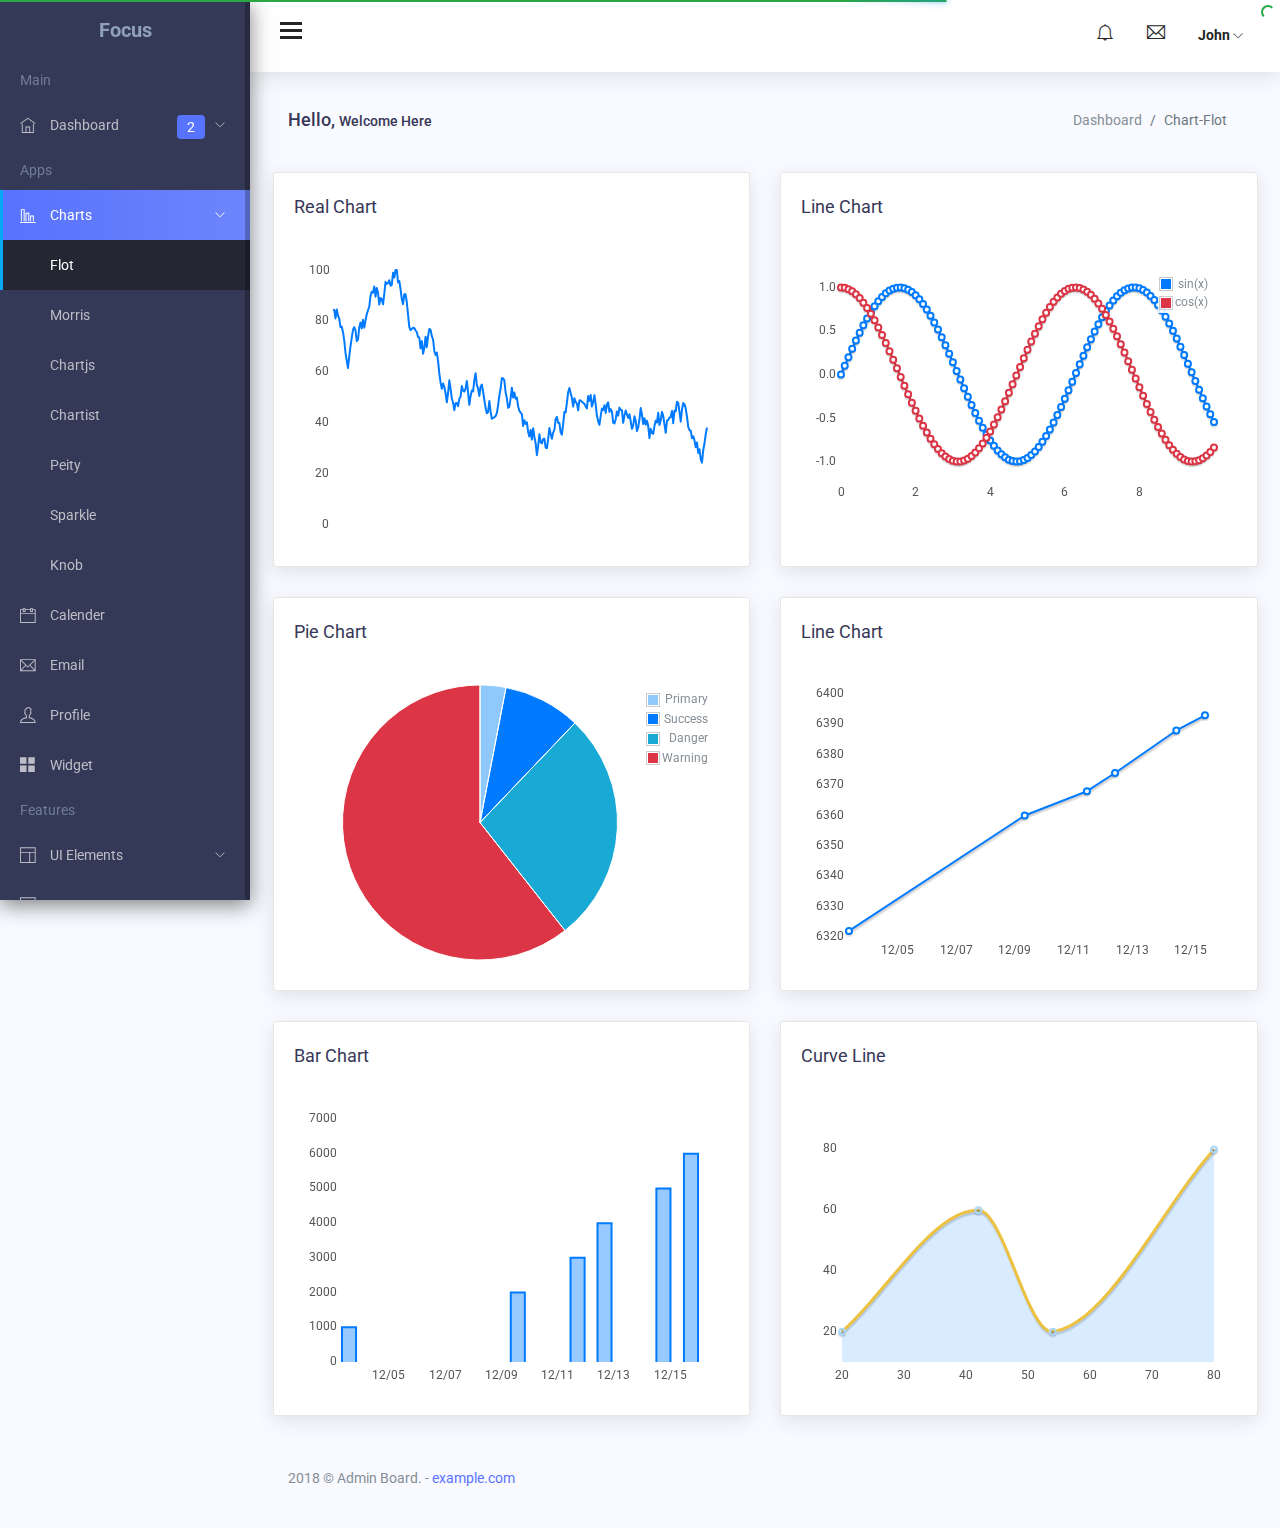
<file: src/main/resources/static/focus/chart-flot.html>
<!DOCTYPE html>
<html lang="en">

<head>
  <meta charset="utf-8">
  <meta http-equiv="X-UA-Compatible" content="IE=edge">
  <meta name="viewport" content="width=device-width, initial-scale=1">

  <title>Focus Admin: Flot Chart</title>

  <!-- ================= Favicon ================== -->
  <!-- Standard -->
  <link rel="shortcut icon" href="http://placehold.it/64.png/000/fff">
  <!-- Retina iPad Touch Icon-->
  <link rel="apple-touch-icon" sizes="144x144" href="http://placehold.it/144.png/000/fff">
  <!-- Retina iPhone Touch Icon-->
  <link rel="apple-touch-icon" sizes="114x114" href="http://placehold.it/114.png/000/fff">
  <!-- Standard iPad Touch Icon-->
  <link rel="apple-touch-icon" sizes="72x72" href="http://placehold.it/72.png/000/fff">
  <!-- Standard iPhone Touch Icon-->
  <link rel="apple-touch-icon" sizes="57x57" href="http://placehold.it/57.png/000/fff">

  <!-- Styles -->
  <link href="assets/css/lib/font-awesome.min.css" rel="stylesheet">
  <link href="assets/css/lib/themify-icons.css" rel="stylesheet">
  <link href="assets/css/lib/menubar/sidebar.css" rel="stylesheet">
  <link href="assets/css/lib/bootstrap.min.css" rel="stylesheet">

  <link href="assets/css/lib/helper.css" rel="stylesheet">
  <link href="assets/css/style.css" rel="stylesheet">


</head>

<body>

  <div class="sidebar sidebar-hide-to-small sidebar-shrink sidebar-gestures">
    <div class="nano">
      <div class="nano-content">
        <div class="logo">
          <a href="index.html">
            <!-- <img src="assets/images/logo.png" alt="" /> -->
            <span>Focus</span>
          </a>
        </div>
        <ul>
          <li class="label">Main</li>
          <li>
            <a class="sidebar-sub-toggle">
              <i class="ti-home"></i> Dashboard
              <span class="badge badge-primary">2</span>
              <span class="sidebar-collapse-icon ti-angle-down"></span>
            </a>
            <ul>
              <li>
                <a href="index.html">Dashboard 1</a>
              </li>
              <li>
                <a href="index1.html">Dashboard 2</a>
              </li>



            </ul>
          </li>

          <li class="label">Apps</li>
          <li>
            <a class="sidebar-sub-toggle">
              <i class="ti-bar-chart-alt"></i> Charts
              <span class="sidebar-collapse-icon ti-angle-down"></span>
            </a>
            <ul>
              <li>
                <a href="chart-flot.html">Flot</a>
              </li>
              <li>
                <a href="chart-morris.html">Morris</a>
              </li>
              <li>
                <a href="chartjs.html">Chartjs</a>
              </li>
              <li>
                <a href="chartist.html">Chartist</a>
              </li>
              <li>
                <a href="chart-peity.html">Peity</a>
              </li>
              <li>
                <a href="chart-sparkline.html">Sparkle</a>
              </li>
              <li>
                <a href="chart-knob.html">Knob</a>
              </li>
            </ul>
          </li>
          <li>
            <a href="app-event-calender.html">
              <i class="ti-calendar"></i> Calender </a>
          </li>
          <li>
            <a href="app-email.html">
              <i class="ti-email"></i> Email</a>
          </li>
          <li>
            <a href="app-profile.html">
              <i class="ti-user"></i> Profile</a>
          </li>
          <li>
            <a href="app-widget-card.html">
              <i class="ti-layout-grid2-alt"></i> Widget</a>
          </li>
          <li class="label">Features</li>
          <li>
            <a class="sidebar-sub-toggle">
              <i class="ti-layout"></i> UI Elements
              <span class="sidebar-collapse-icon ti-angle-down"></span>
            </a>
            <ul>
              <li>
                <a href="ui-typography.html">Typography</a>
              </li>
              <li>
                <a href="ui-alerts.html">Alerts</a>
              </li>

              <li>
                <a href="ui-button.html">Button</a>
              </li>
              <li>
                <a href="ui-dropdown.html">Dropdown</a>
              </li>

              <li>
                <a href="ui-list-group.html">List Group</a>
              </li>

              <li>
                <a href="ui-progressbar.html">Progressbar</a>
              </li>
              <li>
                <a href="ui-tab.html">Tab</a>
              </li>

            </ul>
          </li>
          <li>
            <a class="sidebar-sub-toggle">
              <i class="ti-panel"></i> Components
              <span class="sidebar-collapse-icon ti-angle-down"></span>
            </a>
            <ul>
              <li>
                <a href="uc-calendar.html">Calendar</a>
              </li>
              <li>
                <a href="uc-carousel.html">Carousel</a>
              </li>
              <li>
                <a href="uc-weather.html">Weather</a>
              </li>
              <li>
                <a href="uc-datamap.html">Datamap</a>
              </li>
              <li>
                <a href="uc-todo-list.html">To do</a>
              </li>
              <li>
                <a href="uc-scrollable.html">Scrollable</a>
              </li>
              <li>
                <a href="uc-sweetalert.html">Sweet Alert</a>
              </li>
              <li>
                <a href="uc-toastr.html">Toastr</a>
              </li>
              <li>
                <a href="uc-range-slider-basic.html">Basic Range Slider</a>
              </li>
              <li>
                <a href="uc-range-slider-advance.html">Advance Range Slider</a>
              </li>
              <li>
                <a href="uc-nestable.html">Nestable</a>
              </li>

              <li>
                <a href="uc-rating-bar-rating.html">Bar Rating</a>
              </li>
              <li>
                <a href="uc-rating-jRate.html">jRate</a>
              </li>
            </ul>
          </li>
          <li>
            <a class="sidebar-sub-toggle">
              <i class="ti-layout-grid4-alt"></i> Table
              <span class="sidebar-collapse-icon ti-angle-down"></span>
            </a>
            <ul>
              <li>
                <a href="table-basic.html">Basic</a>
              </li>

              <li>
                <a href="table-export.html">Datatable Export</a>
              </li>
              <li>
                <a href="table-row-select.html">Datatable Row Select</a>
              </li>
              <li>
                <a href="table-jsgrid.html">Editable </a>
              </li>
            </ul>
          </li>
          <li>
            <a class="sidebar-sub-toggle">
              <i class="ti-heart"></i> Icons
              <span class="sidebar-collapse-icon ti-angle-down"></span>
            </a>
            <ul>
              <li>
                <a href="font-themify.html">Themify</a>
              </li>
            </ul>
          </li>
          <li>
            <a class="sidebar-sub-toggle">
              <i class="ti-map"></i> Maps
              <span class="sidebar-collapse-icon ti-angle-down"></span>
            </a>
            <ul>
              <li>
                <a href="gmaps.html">Basic</a>
              </li>
              <li>
                <a href="vector-map.html">Vector Map</a>
              </li>
            </ul>
          </li>
          <li class="label">Form</li>
          <li>
            <a href="form-basic.html">
              <i class="ti-view-list-alt"></i> Basic Form </a>
          </li>
          <li class="label">Extra</li>
          <li>
            <a class="sidebar-sub-toggle">
              <i class="ti-files"></i> Invoice
              <span class="sidebar-collapse-icon ti-angle-down"></span>
            </a>
            <ul>
              <li>
                <a href="invoice.html">Basic</a>
              </li>
              <li>
                <a href="invoice-editable.html">Editable</a>
              </li>
            </ul>
          </li>
          <li>
            <a class="sidebar-sub-toggle">
              <i class="ti-target"></i> Pages
              <span class="sidebar-collapse-icon ti-angle-down"></span>
            </a>
            <ul>
              <li>
                <a href="page-login.html">Login</a>
              </li>
              <li>
                <a href="page-register.html">Register</a>
              </li>
              <li>
                <a href="page-reset-password.html">Forgot password</a>
              </li>
            </ul>
          </li>
          <li>
            <a href="../documentation/index.html">
              <i class="ti-file"></i> Documentation</a>
          </li>
          <li>
            <a>
              <i class="ti-close"></i> Logout</a>
          </li>
        </ul>
      </div>
    </div>
  </div>
  <!-- /# sidebar -->


  <div class="header">
    <div class="container-fluid">
      <div class="row">
        <div class="col-lg-12">
          <div class="float-left">
            <div class="hamburger sidebar-toggle">
              <span class="line"></span>
              <span class="line"></span>
              <span class="line"></span>
            </div>
          </div>
          <div class="float-right">
            <div class="dropdown dib">
              <div class="header-icon" data-toggle="dropdown">
                <i class="ti-bell"></i>
                <div class="drop-down dropdown-menu dropdown-menu-right">
                  <div class="dropdown-content-heading">
                    <span class="text-left">Recent Notifications</span>
                  </div>
                  <div class="dropdown-content-body">
                    <ul>
                      <li>
                        <a href="#">
                          <img class="pull-left m-r-10 avatar-img" src="assets/images/avatar/3.jpg" alt="" />
                          <div class="notification-content">
                            <small class="notification-timestamp pull-right">02:34 PM</small>
                            <div class="notification-heading">Mr. John</div>
                            <div class="notification-text">5 members joined today </div>
                          </div>
                        </a>
                      </li>
                      <li>
                        <a href="#">
                          <img class="pull-left m-r-10 avatar-img" src="assets/images/avatar/3.jpg" alt="" />
                          <div class="notification-content">
                            <small class="notification-timestamp pull-right">02:34 PM</small>
                            <div class="notification-heading">Mariam</div>
                            <div class="notification-text">likes a photo of you</div>
                          </div>
                        </a>
                      </li>
                      <li>
                        <a href="#">
                          <img class="pull-left m-r-10 avatar-img" src="assets/images/avatar/3.jpg" alt="" />
                          <div class="notification-content">
                            <small class="notification-timestamp pull-right">02:34 PM</small>
                            <div class="notification-heading">Tasnim</div>
                            <div class="notification-text">Hi Teddy, Just wanted to let you ...</div>
                          </div>
                        </a>
                      </li>
                      <li>
                        <a href="#">
                          <img class="pull-left m-r-10 avatar-img" src="assets/images/avatar/3.jpg" alt="" />
                          <div class="notification-content">
                            <small class="notification-timestamp pull-right">02:34 PM</small>
                            <div class="notification-heading">Mr. John</div>
                            <div class="notification-text">Hi Teddy, Just wanted to let you ...</div>
                          </div>
                        </a>
                      </li>
                      <li class="text-center">
                        <a href="#" class="more-link">See All</a>
                      </li>
                    </ul>
                  </div>
                </div>
              </div>
            </div>
            <div class="dropdown dib">
              <div class="header-icon" data-toggle="dropdown">
                <i class="ti-email"></i>
                <div class="drop-down dropdown-menu dropdown-menu-right">
                  <div class="dropdown-content-heading">
                    <span class="text-left">2 New Messages</span>
                    <a href="email.html">
                      <i class="ti-pencil-alt pull-right"></i>
                    </a>
                  </div>
                  <div class="dropdown-content-body">
                    <ul>
                      <li class="notification-unread">
                        <a href="#">
                          <img class="pull-left m-r-10 avatar-img" src="assets/images/avatar/1.jpg" alt="" />
                          <div class="notification-content">
                            <small class="notification-timestamp pull-right">02:34 PM</small>
                            <div class="notification-heading">Michael Qin</div>
                            <div class="notification-text">Hi Teddy, Just wanted to let you ...</div>
                          </div>
                        </a>
                      </li>
                      <li class="notification-unread">
                        <a href="#">
                          <img class="pull-left m-r-10 avatar-img" src="assets/images/avatar/2.jpg" alt="" />
                          <div class="notification-content">
                            <small class="notification-timestamp pull-right">02:34 PM</small>
                            <div class="notification-heading">Mr. John</div>
                            <div class="notification-text">Hi Teddy, Just wanted to let you ...</div>
                          </div>
                        </a>
                      </li>
                      <li>
                        <a href="#">
                          <img class="pull-left m-r-10 avatar-img" src="assets/images/avatar/3.jpg" alt="" />
                          <div class="notification-content">
                            <small class="notification-timestamp pull-right">02:34 PM</small>
                            <div class="notification-heading">Michael Qin</div>
                            <div class="notification-text">Hi Teddy, Just wanted to let you ...</div>
                          </div>
                        </a>
                      </li>
                      <li>
                        <a href="#">
                          <img class="pull-left m-r-10 avatar-img" src="assets/images/avatar/2.jpg" alt="" />
                          <div class="notification-content">
                            <small class="notification-timestamp pull-right">02:34 PM</small>
                            <div class="notification-heading">Mr. John</div>
                            <div class="notification-text">Hi Teddy, Just wanted to let you ...</div>
                          </div>
                        </a>
                      </li>
                      <li class="text-center">
                        <a href="#" class="more-link">See All</a>
                      </li>
                    </ul>
                  </div>
                </div>
              </div>
            </div>
            <div class="dropdown dib">
              <div class="header-icon" data-toggle="dropdown">
                <span class="user-avatar">John
                  <i class="ti-angle-down f-s-10"></i>
                </span>
                <div class="drop-down dropdown-profile dropdown-menu dropdown-menu-right">
                  <div class="dropdown-content-heading">
                    <span class="text-left">Upgrade Now</span>
                    <p class="trial-day">30 Days Trail</p>
                  </div>
                  <div class="dropdown-content-body">
                    <ul>
                      <li>
                        <a href="#">
                          <i class="ti-user"></i>
                          <span>Profile</span>
                        </a>
                      </li>

                      <li>
                        <a href="#">
                          <i class="ti-email"></i>
                          <span>Inbox</span>
                        </a>
                      </li>
                      <li>
                        <a href="#">
                          <i class="ti-settings"></i>
                          <span>Setting</span>
                        </a>
                      </li>

                      <li>
                        <a href="#">
                          <i class="ti-lock"></i>
                          <span>Lock Screen</span>
                        </a>
                      </li>
                      <li>
                        <a href="#">
                          <i class="ti-power-off"></i>
                          <span>Logout</span>
                        </a>
                      </li>
                    </ul>
                  </div>
                </div>
              </div>
            </div>
          </div>
        </div>
      </div>
    </div>
  </div>


  <div class="content-wrap">
    <div class="main">
      <div class="container-fluid">
        <div class="row">
          <div class="col-lg-8 p-r-0 title-margin-right">
            <div class="page-header">
              <div class="page-title">
                <h1>Hello,
                  <span>Welcome Here</span>
                </h1>
              </div>
            </div>
          </div>
          <!-- /# column -->
          <div class="col-lg-4 p-l-0 title-margin-left">
            <div class="page-header">
              <div class="page-title">
                <ol class="breadcrumb">
                  <li class="breadcrumb-item">
                    <a href="#">Dashboard</a>
                  </li>
                  <li class="breadcrumb-item active">Chart-Flot</li>
                </ol>
              </div>
            </div>
          </div>
          <!-- /# column -->
        </div>
        <!-- /# row -->
        <section id="main-content">
          <div class="row">
            <div class="col-lg-6">
              <div class="card">
                <div class="card-title">
                  <h4>Real Chart</h4>
                </div>
                <div class="flot-container">
                  <div id="cpu-load" class="cpu-load"></div>
                </div>
              </div>
              <!-- /# card -->
            </div>
            <!-- /# column -->

            <div class="col-lg-6">
              <div class="card">
                <div class="card-title">
                  <h4>Line Chart</h4>
                </div>
                <div class="flot-container">
                  <div id="flot-line" class="flot-line"></div>
                </div>
              </div>
              <!-- /# card -->
            </div>
            <!-- /# column -->
          </div>
          <!-- /# row -->
          <div class="row">
            <div class="col-lg-6">
              <div class="card">
                <div class="card-title">
                  <h4>Pie Chart</h4>
                </div>
                <div class="flot-container">
                  <div id="flot-pie" class="flot-pie-container"></div>
                </div>
              </div>
              <!-- /# card -->
            </div>
            <!-- /# column -->

            <div class="col-lg-6">
              <div class="card">
                <div class="card-title">
                  <h4>Line Chart</h4>
                </div>
                <div class="flot-container">
                  <div id="chart1"></div>
                </div>
              </div>
              <!-- /# card -->
            </div>
            <!-- /# column -->
          </div>
          <!-- /# row -->
          <div class="row">
            <div class="col-lg-6">
              <div class="card">
                <div class="card-title">
                  <h4>Bar Chart</h4>
                </div>
                <div class="flot-container">
                  <div id="flotBar"></div>
                </div>
              </div>
              <!-- /# card -->
            </div>
            <!-- /# column -->

            <div class="col-lg-6">
              <div class="card">
                <div class="card-title">
                  <h4>Curve Line</h4>
                </div>
                <div class="flot-container">
                  <div id="flotCurve"></div>
                </div>
              </div>
              <!-- /# card -->
            </div>
            <!-- /# column -->
          </div>
          <!-- /# row -->

          <div class="row">
            <div class="col-lg-12">
              <div class="footer">
                <p>2018 © Admin Board. -
                  <a href="#">example.com</a>
                </p>
              </div>
            </div>
          </div>
        </section>
      </div>
    </div>
  </div>




  <div id="search">
    <button type="button" class="close">×</button>
    <form>
      <input type="search" value="" placeholder="type keyword(s) here" />
      <button type="submit" class="btn btn-primary">Search</button>
    </form>
  </div>
  <!-- jquery vendor -->
  <script src="assets/js/lib/jquery.min.js"></script>
  <script src="assets/js/lib/jquery.nanoscroller.min.js"></script>
  <script src="assets/js/lib/menubar/sidebar.js"></script>
  <script src="assets/js/lib/preloader/pace.min.js"></script>
  <script src="assets/js/scripts.js"></script>


  <!--  flot-chart js -->
  <script src="assets/js/lib/flot-chart/excanvas.min.js"></script>
  <script src="assets/js/lib/flot-chart/jquery.flot.js"></script>
  <script src="assets/js/lib/flot-chart/jquery.flot.pie.js"></script>
  <script src="assets/js/lib/flot-chart/jquery.flot.time.js"></script>
  <script src="assets/js/lib/flot-chart/jquery.flot.stack.js"></script>
  <script src="assets/js/lib/flot-chart/jquery.flot.resize.js"></script>
  <script src="assets/js/lib/flot-chart/jquery.flot.crosshair.js"></script>
  <script src="assets/js/lib/flot-chart/curvedLines.js"></script>
  <script src="assets/js/lib/flot-chart/flot-tooltip/jquery.flot.tooltip.min.js"></script>
  <script src="assets/js/lib/flot-chart/flot-chart-init.js"></script>


</body>

</html>
</file>
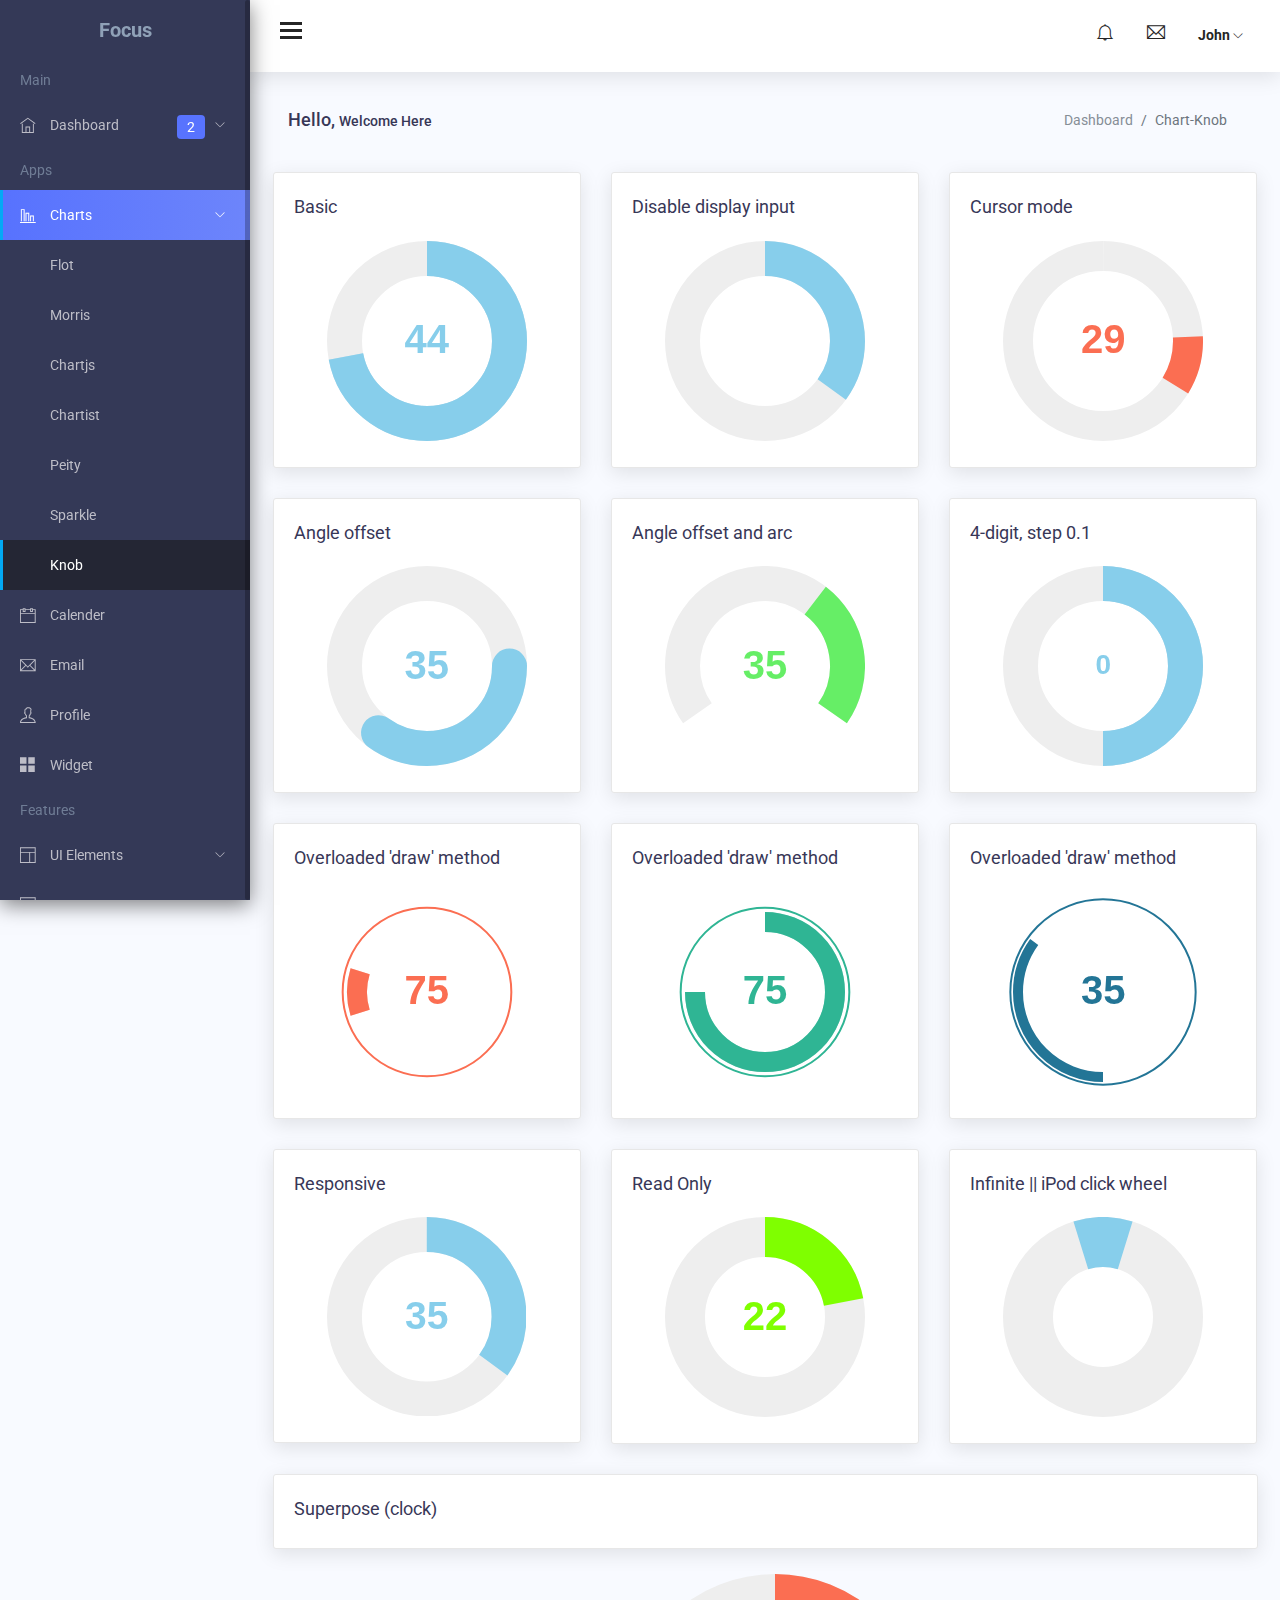
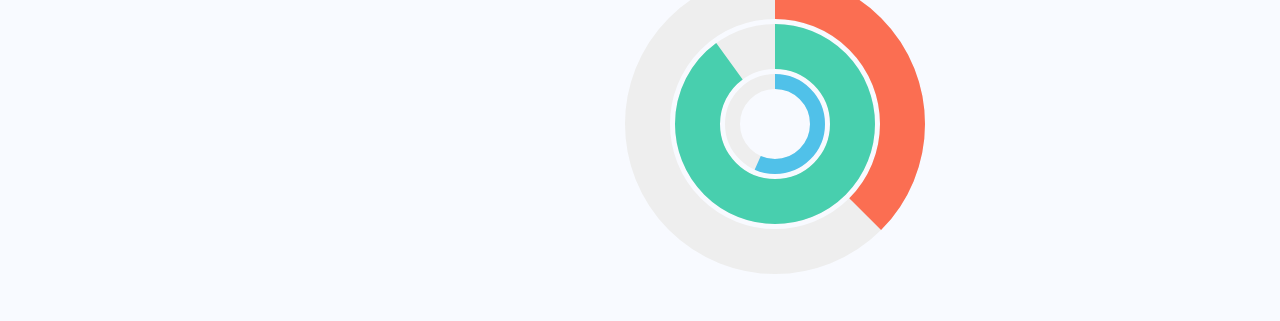
<file: src/main/resources/static/focus/chart-knob.html>
<!DOCTYPE html>
<html lang="en">

  <head>
    <meta charset="utf-8">
    <meta http-equiv="X-UA-Compatible" content="IE=edge">
    <meta name="viewport" content="width=device-width, initial-scale=1">

    <title>Focus Admin: Knob</title>

    <!-- ================= Favicon ================== -->
    <!-- Standard -->
    <link rel="shortcut icon" href="http://placehold.it/64.png/000/fff">
    <!-- Retina iPad Touch Icon-->
    <link rel="apple-touch-icon" sizes="144x144" href="http://placehold.it/144.png/000/fff">
    <!-- Retina iPhone Touch Icon-->
    <link rel="apple-touch-icon" sizes="114x114" href="http://placehold.it/114.png/000/fff">
    <!-- Standard iPad Touch Icon-->
    <link rel="apple-touch-icon" sizes="72x72" href="http://placehold.it/72.png/000/fff">
    <!-- Standard iPhone Touch Icon-->
    <link rel="apple-touch-icon" sizes="57x57" href="http://placehold.it/57.png/000/fff">

    <!-- Styles -->
    <link href="assets/css/lib/font-awesome.min.css" rel="stylesheet">
    <link href="assets/css/lib/themify-icons.css" rel="stylesheet">
    <link href="assets/css/lib/menubar/sidebar.css" rel="stylesheet">
    <link href="assets/css/lib/bootstrap.min.css" rel="stylesheet">
    
    <link href="assets/css/lib/helper.css" rel="stylesheet">
    <link href="assets/css/style.css" rel="stylesheet">


  </head>

  <body>

    <div class="sidebar sidebar-hide-to-small sidebar-shrink sidebar-gestures">
      <div class="nano">
        <div class="nano-content">
          <div class="logo"><a href="index.html"><!-- <img src="assets/images/logo.png" alt="" /> --><span>Focus</span></a></div>
          <ul>
            <li class="label">Main</li>
            <li><a class="sidebar-sub-toggle"><i class="ti-home"></i> Dashboard <span class="badge badge-primary">2</span> <span class="sidebar-collapse-icon ti-angle-down"></span></a>
              <ul>
                <li><a href="index.html">Dashboard 1</a></li>
                <li><a href="index1.html">Dashboard 2</a></li>
                
                
                
              </ul>
            </li>

            <li class="label">Apps</li>
            <li><a class="sidebar-sub-toggle"><i class="ti-bar-chart-alt"></i>  Charts  <span class="sidebar-collapse-icon ti-angle-down"></span></a>
              <ul>
                <li><a href="chart-flot.html">Flot</a></li>
                <li><a href="chart-morris.html">Morris</a></li>
                <li><a href="chartjs.html">Chartjs</a></li>
                <li><a href="chartist.html">Chartist</a></li>
                <li><a href="chart-peity.html">Peity</a></li>
                <li><a href="chart-sparkline.html">Sparkle</a></li>
                <li><a href="chart-knob.html">Knob</a></li>
              </ul>
            </li>
            <li><a href="app-event-calender.html"><i class="ti-calendar"></i> Calender </a></li>
            <li><a href="app-email.html"><i class="ti-email"></i> Email</a></li>
            <li><a href="app-profile.html"><i class="ti-user"></i> Profile</a></li>
            <li><a href="app-widget-card.html"><i class="ti-layout-grid2-alt"></i> Widget</a></li>
            <li class="label">Features</li>
            <li><a class="sidebar-sub-toggle"><i class="ti-layout"></i> UI Elements <span class="sidebar-collapse-icon ti-angle-down"></span></a>
              <ul>
                <li><a href="ui-typography.html">Typography</a></li>
                <li><a href="ui-alerts.html">Alerts</a></li>

                <li><a href="ui-button.html">Button</a></li>
                <li><a href="ui-dropdown.html">Dropdown</a></li>

                <li><a href="ui-list-group.html">List Group</a></li>

                <li><a href="ui-progressbar.html">Progressbar</a></li>
                <li><a href="ui-tab.html">Tab</a></li>

              </ul>
            </li>
            <li><a class="sidebar-sub-toggle"><i class="ti-panel"></i> Components <span class="sidebar-collapse-icon ti-angle-down"></span></a>
              <ul>
                <li><a href="uc-calendar.html">Calendar</a></li>
                <li><a href="uc-carousel.html">Carousel</a></li>
                <li><a href="uc-weather.html">Weather</a></li>
                <li><a href="uc-datamap.html">Datamap</a></li>
                <li><a href="uc-todo-list.html">To do</a></li>
                <li><a href="uc-scrollable.html">Scrollable</a></li>
                <li><a href="uc-sweetalert.html">Sweet Alert</a></li>
                <li><a href="uc-toastr.html">Toastr</a></li>
                <li><a href="uc-range-slider-basic.html">Basic Range Slider</a></li>
                <li><a href="uc-range-slider-advance.html">Advance Range Slider</a></li>
                <li><a href="uc-nestable.html">Nestable</a></li>

                <li><a href="uc-rating-bar-rating.html">Bar Rating</a></li>
                <li><a href="uc-rating-jRate.html">jRate</a></li>
              </ul>
            </li>
            <li><a class="sidebar-sub-toggle"><i class="ti-layout-grid4-alt"></i> Table <span class="sidebar-collapse-icon ti-angle-down"></span></a>
              <ul>
                <li><a href="table-basic.html">Basic</a></li>

                <li><a href="table-export.html">Datatable Export</a></li>
                <li><a href="table-row-select.html">Datatable Row Select</a></li>
                <li><a href="table-jsgrid.html">Editable </a></li>
              </ul>
            </li>
            <li><a class="sidebar-sub-toggle"><i class="ti-heart"></i> Icons <span class="sidebar-collapse-icon ti-angle-down"></span></a>
              <ul>
                <li><a href="font-themify.html">Themify</a></li>
              </ul>
            </li>
            <li><a class="sidebar-sub-toggle"><i class="ti-map"></i> Maps <span class="sidebar-collapse-icon ti-angle-down"></span></a>
              <ul>
                <li><a href="gmaps.html">Basic</a></li>
                <li><a href="vector-map.html">Vector Map</a></li>
              </ul>
            </li>
            <li class="label">Form</li>
            <li><a href="form-basic.html"><i class="ti-view-list-alt"></i> Basic Form </a></li>
            <li class="label">Extra</li>
            <li><a class="sidebar-sub-toggle"><i class="ti-files"></i> Invoice <span class="sidebar-collapse-icon ti-angle-down"></span></a>
              <ul>
                <li><a href="invoice.html">Basic</a></li>
                <li><a href="invoice-editable.html">Editable</a></li>
              </ul>
            </li>
            <li><a class="sidebar-sub-toggle"><i class="ti-target"></i> Pages <span class="sidebar-collapse-icon ti-angle-down"></span></a>
              <ul>
                <li><a href="page-login.html">Login</a></li>
                <li><a href="page-register.html">Register</a></li>
                <li><a href="page-reset-password.html">Forgot password</a></li>
              </ul>
            </li>
            <li><a href="../documentation/index.html"><i class="ti-file"></i> Documentation</a></li>
            <li><a><i class="ti-close"></i> Logout</a></li>
          </ul>
        </div>
      </div>
    </div>
    <!-- /# sidebar -->


    <div class="header">
        <div class="container-fluid">
            <div class="row">
                <div class="col-lg-12">
                    <div class="float-left">
                        <div class="hamburger sidebar-toggle">
                            <span class="line"></span>
                            <span class="line"></span>
                            <span class="line"></span>
                        </div>
                    </div>
                    <div class="float-right">
                        <div class="dropdown dib">
                            <div class="header-icon" data-toggle="dropdown">
                                <i class="ti-bell"></i>
                                <div class="drop-down dropdown-menu dropdown-menu-right">
                                    <div class="dropdown-content-heading">
                                        <span class="text-left">Recent Notifications</span>
                                    </div>
                                    <div class="dropdown-content-body">
                                        <ul>
                                            <li>
                                                <a href="#">
                                                    <img class="pull-left m-r-10 avatar-img" src="assets/images/avatar/3.jpg" alt="" />
                                                    <div class="notification-content">
                                                        <small class="notification-timestamp pull-right">02:34 PM</small>
                                                        <div class="notification-heading">Mr. John</div>
                                                        <div class="notification-text">5 members joined today </div>
                                                    </div>
                                                </a>
                                            </li>
                                            <li>
                                                <a href="#">
                                                    <img class="pull-left m-r-10 avatar-img" src="assets/images/avatar/3.jpg" alt="" />
                                                    <div class="notification-content">
                                                        <small class="notification-timestamp pull-right">02:34 PM</small>
                                                        <div class="notification-heading">Mariam</div>
                                                        <div class="notification-text">likes a photo of you</div>
                                                    </div>
                                                </a>
                                            </li>
                                            <li>
                                                <a href="#">
                                                    <img class="pull-left m-r-10 avatar-img" src="assets/images/avatar/3.jpg" alt="" />
                                                    <div class="notification-content">
                                                        <small class="notification-timestamp pull-right">02:34 PM</small>
                                                        <div class="notification-heading">Tasnim</div>
                                                        <div class="notification-text">Hi Teddy, Just wanted to let you ...</div>
                                                    </div>
                                                </a>
                                            </li>
                                            <li>
                                                <a href="#">
                                                    <img class="pull-left m-r-10 avatar-img" src="assets/images/avatar/3.jpg" alt="" />
                                                    <div class="notification-content">
                                                        <small class="notification-timestamp pull-right">02:34 PM</small>
                                                        <div class="notification-heading">Mr. John</div>
                                                        <div class="notification-text">Hi Teddy, Just wanted to let you ...</div>
                                                    </div>
                                                </a>
                                            </li>
                                            <li class="text-center">
                                                <a href="#" class="more-link">See All</a>
                                            </li>
                                        </ul>
                                    </div>
                                </div>
                            </div>
                        </div>
                        <div class="dropdown dib">
                            <div class="header-icon" data-toggle="dropdown">
                                <i class="ti-email"></i>
                                <div class="drop-down dropdown-menu dropdown-menu-right">
                                    <div class="dropdown-content-heading">
                                        <span class="text-left">2 New Messages</span>
                                        <a href="email.html">
                                            <i class="ti-pencil-alt pull-right"></i>
                                        </a>
                                    </div>
                                    <div class="dropdown-content-body">
                                        <ul>
                                            <li class="notification-unread">
                                                <a href="#">
                                                    <img class="pull-left m-r-10 avatar-img" src="assets/images/avatar/1.jpg" alt="" />
                                                    <div class="notification-content">
                                                        <small class="notification-timestamp pull-right">02:34 PM</small>
                                                        <div class="notification-heading">Michael Qin</div>
                                                        <div class="notification-text">Hi Teddy, Just wanted to let you ...</div>
                                                    </div>
                                                </a>
                                            </li>
                                            <li class="notification-unread">
                                                <a href="#">
                                                    <img class="pull-left m-r-10 avatar-img" src="assets/images/avatar/2.jpg" alt="" />
                                                    <div class="notification-content">
                                                        <small class="notification-timestamp pull-right">02:34 PM</small>
                                                        <div class="notification-heading">Mr. John</div>
                                                        <div class="notification-text">Hi Teddy, Just wanted to let you ...</div>
                                                    </div>
                                                </a>
                                            </li>
                                            <li>
                                                <a href="#">
                                                    <img class="pull-left m-r-10 avatar-img" src="assets/images/avatar/3.jpg" alt="" />
                                                    <div class="notification-content">
                                                        <small class="notification-timestamp pull-right">02:34 PM</small>
                                                        <div class="notification-heading">Michael Qin</div>
                                                        <div class="notification-text">Hi Teddy, Just wanted to let you ...</div>
                                                    </div>
                                                </a>
                                            </li>
                                            <li>
                                                <a href="#">
                                                    <img class="pull-left m-r-10 avatar-img" src="assets/images/avatar/2.jpg" alt="" />
                                                    <div class="notification-content">
                                                        <small class="notification-timestamp pull-right">02:34 PM</small>
                                                        <div class="notification-heading">Mr. John</div>
                                                        <div class="notification-text">Hi Teddy, Just wanted to let you ...</div>
                                                    </div>
                                                </a>
                                            </li>
                                            <li class="text-center">
                                                <a href="#" class="more-link">See All</a>
                                            </li>
                                        </ul>
                                    </div>
                                </div>
                            </div>
                        </div>
                        <div class="dropdown dib">
                            <div class="header-icon" data-toggle="dropdown">
                                <span class="user-avatar">John
                                    <i class="ti-angle-down f-s-10"></i>
                                </span>
                                <div class="drop-down dropdown-profile dropdown-menu dropdown-menu-right">
                                    <div class="dropdown-content-heading">
                                        <span class="text-left">Upgrade Now</span>
                                        <p class="trial-day">30 Days Trail</p>
                                    </div>
                                    <div class="dropdown-content-body">
                                        <ul>
                                            <li>
                                                <a href="#">
                                                    <i class="ti-user"></i>
                                                    <span>Profile</span>
                                                </a>
                                            </li>

                                            <li>
                                                <a href="#">
                                                    <i class="ti-email"></i>
                                                    <span>Inbox</span>
                                                </a>
                                            </li>
                                            <li>
                                                <a href="#">
                                                    <i class="ti-settings"></i>
                                                    <span>Setting</span>
                                                </a>
                                            </li>

                                            <li>
                                                <a href="#">
                                                    <i class="ti-lock"></i>
                                                    <span>Lock Screen</span>
                                                </a>
                                            </li>
                                            <li>
                                                <a href="#">
                                                    <i class="ti-power-off"></i>
                                                    <span>Logout</span>
                                                </a>
                                            </li>
                                        </ul>
                                    </div>
                                </div>
                            </div>
                        </div>
                    </div>
                </div>
            </div>
        </div>
    </div>



    <div class="content-wrap">
      <div class="main">
        <div class="container-fluid">
          <div class="row">
            <div class="col-lg-8 p-r-0 title-margin-right">
              <div class="page-header">
                <div class="page-title">
                  <h1>Hello, <span>Welcome Here</span></h1>
                </div>
              </div>
            </div>
            <!-- /# column -->
            <div class="col-lg-4 p-l-0 title-margin-left">
              <div class="page-header">
                <div class="page-title">
                  <ol class="breadcrumb">
                    <li class="breadcrumb-item"><a href="#">Dashboard</a></li>
                    <li class="breadcrumb-item active">Chart-Knob</li>
                  </ol>
                </div>
              </div>
            </div>
            <!-- /# column -->
          </div>
          <!-- /# row -->
          <section id="main-content">
            <div class="row">
              <div class="col-lg-4">
                <div class="card nestable-cart">
                  <div class="card-title">
                    <h4>Basic</h4>
                    <div class="card-title-right-icon">
                      <ul>

                      </ul>
                    </div>
                  </div>
                  <div class="card-body m-t-15 text-center text-center">
                    <input class="knob" data-width="200" data-min="-100" data-displayPrevious=true value="44">
                  </div>
                </div>
                <!-- /# card -->
              </div>
              <!-- /# column -->

              <div class="col-lg-4">
                <div class="card nestable-cart">
                  <div class="card-title">
                    <h4>Disable display input</h4>
                    <div class="card-title-right-icon">
                      <ul>

                      </ul>
                    </div>
                  </div>
                  <div class="card-body m-t-15 text-center text-center">
                    <input class="knob" data-width="200" data-displayInput=false value="35"> </div>
                </div>
                <!-- /# card -->
              </div>
              <!-- /# column -->

              <div class="col-lg-4">
                <div class="card nestable-cart">
                  <div class="card-title">
                    <h4>Cursor mode</h4>
                    <div class="card-title-right-icon">
                      <ul>

                      </ul>
                    </div>
                  </div>
                  <div class="card-body m-t-15 text-center text-center">
                    <input class="knob" data-width="200" data-cursor=true data-bgColor="#EEEEEE" data-fgColor="#FB6E52" data-thickness=.3 value="29"> </div>
                  <!-- /# card -->
                </div>
                <!-- /# column -->
              </div>
            </div>
            <div class="row">
              <div class="col-lg-4">
                <div class="card nestable-cart">
                  <div class="card-title">
                    <h4>Angle offset</h4>
                    <div class="card-title-right-icon">
                      <ul>

                      </ul>
                    </div>
                  </div>
                  <div class="card-body m-t-15 text-center text-center">
                    <input class="knob" data-angleOffset=90 data-linecap=round value="35"> </div>
                </div>
                <!-- /# card -->
              </div>
              <!-- /# column -->

              <div class="col-lg-4">
                <div class="card nestable-cart">
                  <div class="card-title">
                    <h4>Angle offset and arc</h4>
                    <div class="card-title-right-icon">
                      <ul>

                      </ul>
                    </div>
                  </div>
                  <div class="card-body m-t-15 text-center text-center">
                    <input class="knob" data-angleOffset=-125 data-angleArc=250 data-fgColor="#66EE66" data-rotation="anticlockwise" value="35"> </div>
                </div>
                <!-- /# card -->
              </div>
              <!-- /# column -->

              <div class="col-lg-4">
                <div class="card nestable-cart">
                  <div class="card-title">
                    <h4>4-digit, step 0.1</h4>
                    <div class="card-title-right-icon">
                      <ul>

                      </ul>
                    </div>
                  </div>
                  <div class="card-body m-t-15 text-center text-center">
                    <input class="knob" data-min="-10000" data-displayPrevious=true data-max="10000" data-step=".1" value="0"> </div>
                  <!-- /# column -->
                </div>
              </div>
            </div>
            <div class="row">
              <div class="col-lg-4">
                <div class="card nestable-cart">
                  <div class="card-title">
                    <h4>Overloaded 'draw' method</h4>
                    <div class="card-title-right-icon">
                      <ul>

                      </ul>
                    </div>
                  </div>
                  <div class="card-body m-t-15 text-center text-center">
                    <input class="knob" data-width="200" data-displayPrevious=true data-bgColor="#EEEEEE" data-fgColor="#FB6E52" data-skin="tron" data-cursor=true value="75" data-thickness=".2">
                  </div>
                </div>
                <!-- /# card -->
              </div>
              <!-- /# column -->

              <div class="col-lg-4">
                <div class="card nestable-cart">
                  <div class="card-title">
                    <h4>Overloaded 'draw' method</h4>
                    <div class="card-title-right-icon">
                      <ul>

                      </ul>
                    </div>
                  </div>
                  <div class="card-body m-t-15 text-center text-center">
                    <input class="knob" data-width="200" data-displayPrevious=true data-bgColor="#2FB594" data-fgColor="#2FB594" data-skin="tron" data-thickness=".2" value="75">
                  </div>
                  <!-- /# card -->
                </div>
                <!-- /# column -->
              </div>

              <div class="col-lg-4">
                <div class="card nestable-cart">
                  <div class="card-title">
                    <h4>Overloaded 'draw' method</h4>
                    <div class="card-title-right-icon">
                      <ul>

                      </ul>
                    </div>
                  </div>
                  <div class="card-body m-t-15 text-center text-center">
                    <input class="knob" data-width="200" data-angleOffset="180" data-bgColor="#237596" data-fgColor="#237596" data-skin="tron" data-thickness=".1" value="35"> </div>
                  <!-- /# column -->
                </div>
              </div>
            </div>
            <div class="row">
              <div class="col-lg-4">
                <div class="card nestable-cart">
                  <div class="card-title">
                    <h4>Responsive</h4>
                    <div class="card-title-right-icon">
                      <ul>

                      </ul>
                    </div>
                  </div>
                  <div class="card-body m-t-15 text-center text-center">
                    <input class="knob" data-width="75%" value="35">
                  </div>
                </div>
                <!-- /# card -->
              </div>
              <!-- /# column -->

              <div class="col-lg-4">
                <div class="card nestable-cart">
                  <div class="card-title">
                    <h4>Read Only</h4>
                    <div class="card-title-right-icon">
                      <ul>

                      </ul>
                    </div>
                  </div>
                  <div class="card-body m-t-15 text-center text-center">
                    <input class="knob" data-fgColor="chartreuse" data-thickness=".4" readonly value="22">
                  </div>
                  <!-- /# card -->
                </div>
                <!-- /# column -->
              </div>

              <div class="col-lg-4">
                <div class="card nestable-cart">
                  <div class="card-title">
                    <h4>Infinite || iPod click wheel</h4>
                    <div class="card-title-right-icon">
                      <ul>

                      </ul>
                    </div>
                  </div>
                  <div class="card-body m-t-15 text-center text-center">
                    <input class="infinite" value="0" data-width="200" data-thickness=".5" data-fgColor="#87CEEB" data-bgColor="#EEEEEE" data-displayInput="false" data-cursor=true>
                  </div>
                </div>
              </div>
            </div>
            <!-- /# row -->
            <div class="row">
              <div class="col-lg-12">
                <div class="card nestable-cart">
                  <div class="card-title">
                    <h4>Superpose (clock)</h4>
                    <div class="card-title-right-icon">
                      <ul>

                      </ul>
                    </div>
                  </div>
                  <divclear:both; "></div>
								<div class="card-body m-t-15 text-center text-center ">
									<div class="superpose ">
										<div class="superclock ">
											<div class="superclock1 ">
												<input class="knob hour " data-min="0 " data-max="24 " data-bgColor="#EEEEEE " data-fgColor="#FB6E52 " data-displayInput=false data-width="300 " data-height="300 " data-thickness=".3 ">
											</div>
											<div class="superclock2 ">
												<input class="knob minute " data-min="0 " data-max="60 " data-bgColor="#EEEEEE " data-fgColor="#48CFAE " data-displayInput=false data-width="200 " data-height="200 " data-thickness=".45 ">
											</div>
											<div class="superclock3 ">
												<input class="knob second " data-min="0 " data-max="60 " data-bgColor="#EEEEEE " data-fgColor="#50C1E9 " data-displayInput=false data-width="100 " data-height="100 " data-thickness=".3 ">
											</div>
										</div>
									</div>
								</div>
							</div>
							<!-- /# card -->
						</div>
						<!-- /# column -->
					</div>
					<!-- /# main content -->
				</section>
    		</div>
    	</div>
    </div>



    
    <!-- jquery vendor -->
    <script src="assets/js/lib/jquery.min.js "></script> <script src="assets/js/lib/jquery.nanoscroller.min.js "></script>
    <!-- nano scroller -->
    <script src="assets/js/lib/menubar/sidebar.js "></script>
    <script src="assets/js/lib/preloader/pace.min.js "></script>
    <!-- sidebar -->
    <script src="assets/js/lib/bootstrap.min.js "></script>
    <!-- bootstrap -->


    <!--ION Range Slider JS-->
    <script src="assets/js/lib/knob/jquery.knob.min.js "></script>
    <script src="assets/js/lib/knob/knob.init.js "></script>
    <!-- scripit init-->
    <script src="assets/js/scripts.js "></script>

    <script>
    </script>
</body>

</html>
</file>
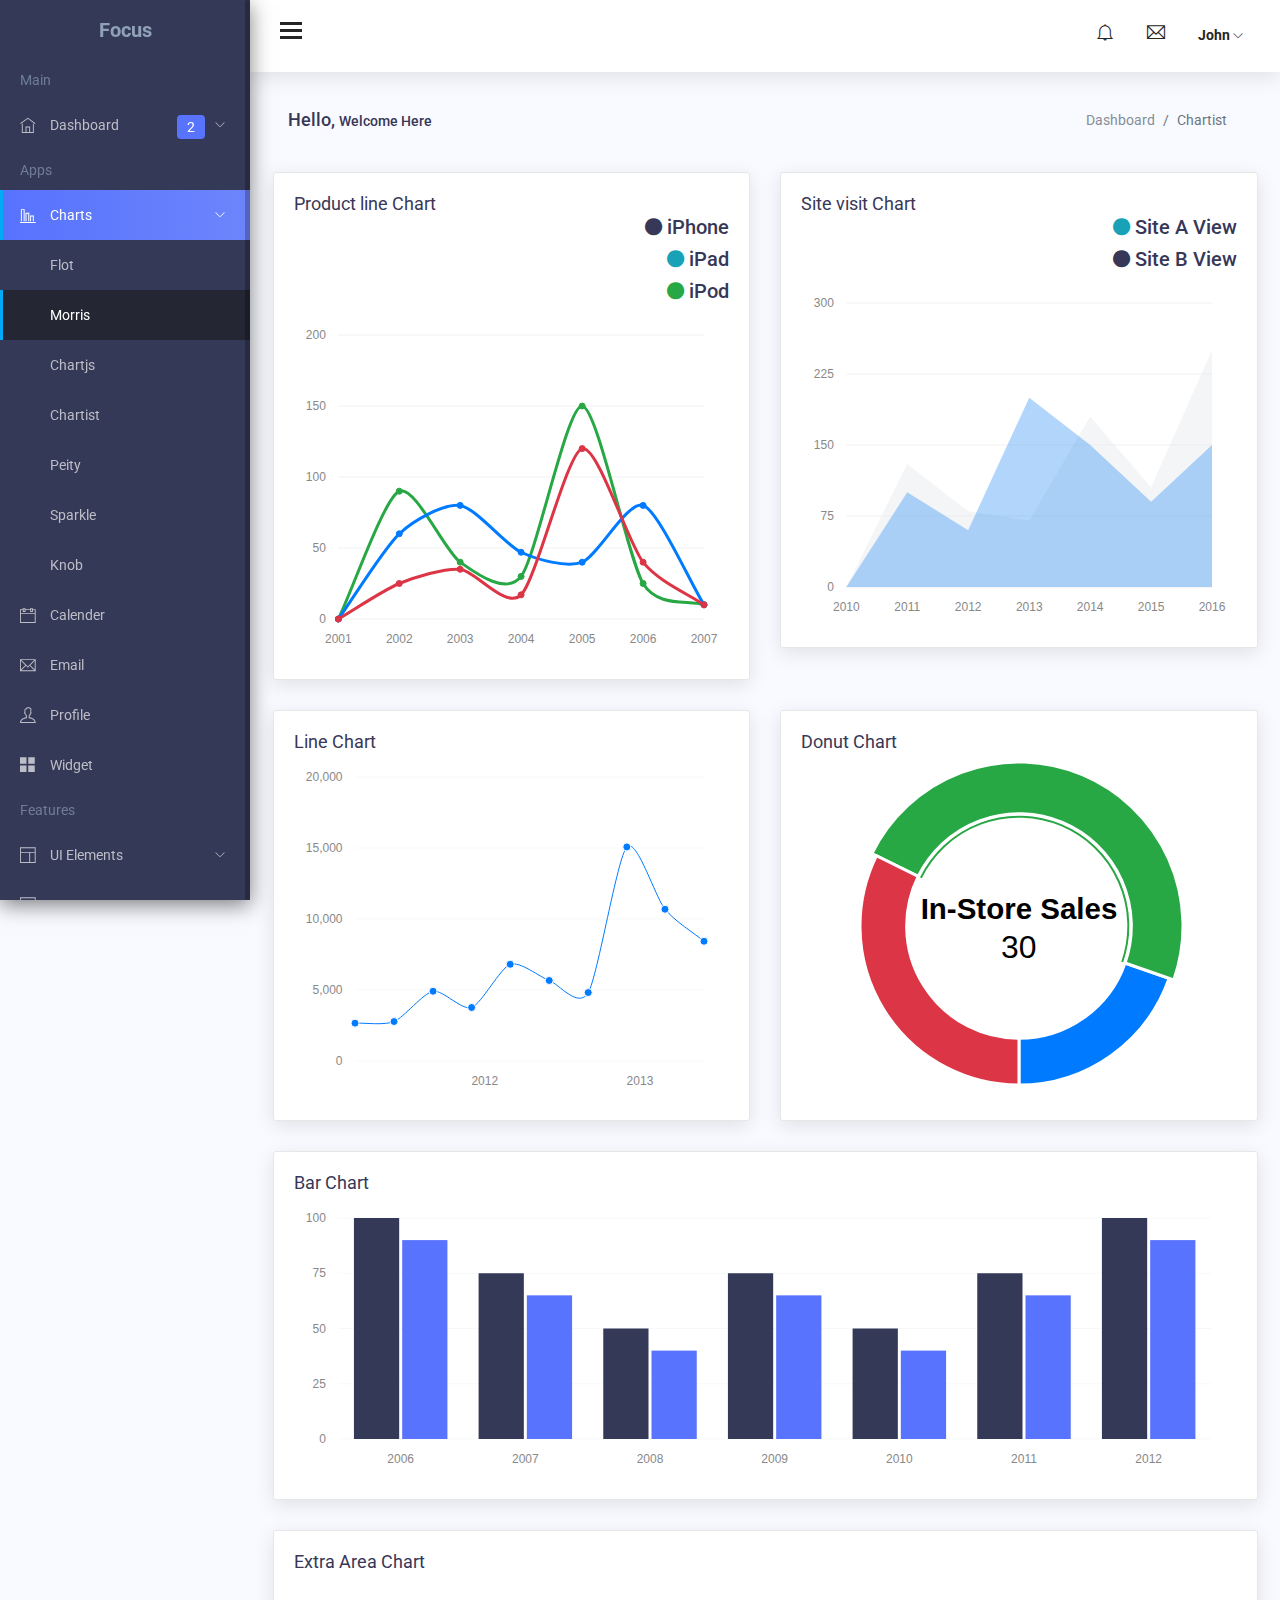
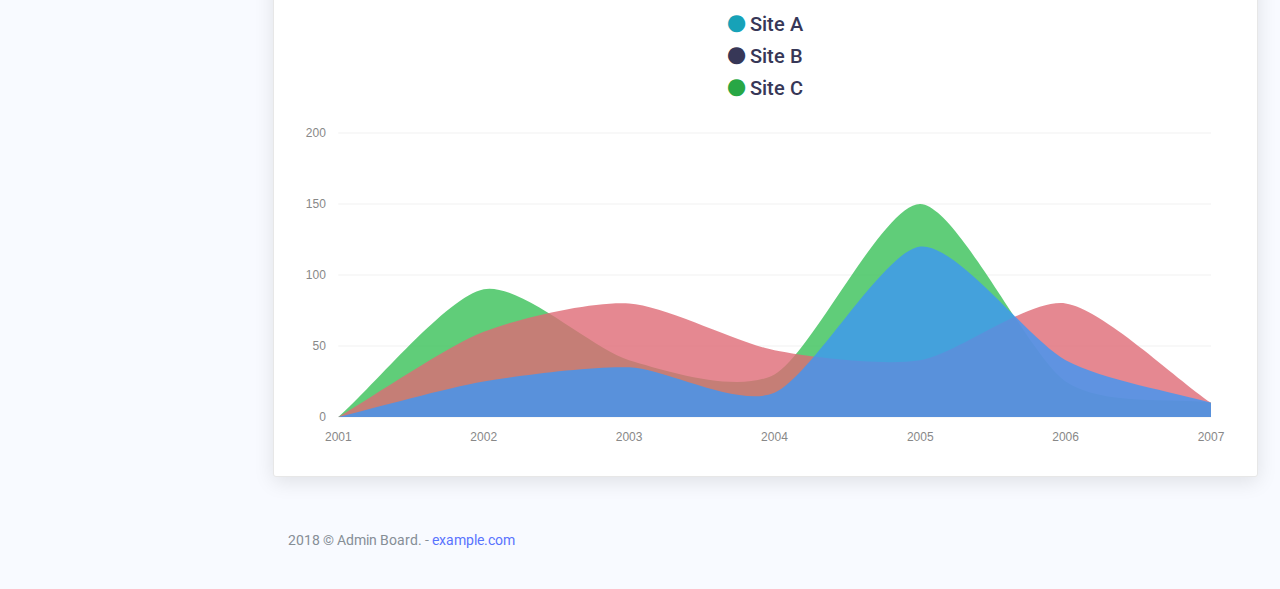
<file: src/main/resources/static/focus/chart-morris.html>
<!DOCTYPE html>
<html lang="en">

<head>
    <meta charset="utf-8">
    <meta http-equiv="X-UA-Compatible" content="IE=edge">
    <meta name="viewport" content="width=device-width, initial-scale=1">

    <title>Focus Admin: Chartist</title>

    <!-- ================= Favicon ================== -->
    <!-- Standard -->
    <link rel="shortcut icon" href="http://placehold.it/64.png/000/fff">
    <!-- Retina iPad Touch Icon-->
    <link rel="apple-touch-icon" sizes="144x144" href="http://placehold.it/144.png/000/fff">
    <!-- Retina iPhone Touch Icon-->
    <link rel="apple-touch-icon" sizes="114x114" href="http://placehold.it/114.png/000/fff">
    <!-- Standard iPad Touch Icon-->
    <link rel="apple-touch-icon" sizes="72x72" href="http://placehold.it/72.png/000/fff">
    <!-- Standard iPhone Touch Icon-->
    <link rel="apple-touch-icon" sizes="57x57" href="http://placehold.it/57.png/000/fff">

    <!-- Styles -->
    <link href="assets/css/lib/chartist/chartist.min.css" rel="stylesheet">
    <link href="assets/css/lib/font-awesome.min.css" rel="stylesheet">
    <link href="assets/css/lib/themify-icons.css" rel="stylesheet">
    <link href="assets/css/lib/menubar/sidebar.css" rel="stylesheet">
    <link href="assets/css/lib/bootstrap.min.css" rel="stylesheet">
    <link href="assets/css/lib/helper.css" rel="stylesheet">
    <link href="assets/css/style.css" rel="stylesheet">
</head>

<body>

        <div class="sidebar sidebar-hide-to-small sidebar-shrink sidebar-gestures">
            <div class="nano">
                <div class="nano-content">
                    <div class="logo"><a href="index.html"><!-- <img src="assets/images/logo.png" alt="" /> --><span>Focus</span></a></div>
                    <ul>
                        <li class="label">Main</li>
                        <li><a class="sidebar-sub-toggle"><i class="ti-home"></i> Dashboard <span class="badge badge-primary">2</span> <span class="sidebar-collapse-icon ti-angle-down"></span></a>
                            <ul>
                                <li><a href="index.html">Dashboard 1</a></li>
                                <li><a href="index1.html">Dashboard 2</a></li>
                                
                                
                                
                            </ul>
                        </li>

                        <li class="label">Apps</li>
                        <li><a class="sidebar-sub-toggle"><i class="ti-bar-chart-alt"></i>  Charts  <span class="sidebar-collapse-icon ti-angle-down"></span></a>
                            <ul>
                                <li><a href="chart-flot.html">Flot</a></li>
                                <li><a href="chart-morris.html">Morris</a></li>
                                <li><a href="chartjs.html">Chartjs</a></li>
                                <li><a href="chartist.html">Chartist</a></li>
                                <li><a href="chart-peity.html">Peity</a></li>
                                <li><a href="chart-sparkline.html">Sparkle</a></li>
                                <li><a href="chart-knob.html">Knob</a></li>
                            </ul>
                        </li>
                        <li><a href="app-event-calender.html"><i class="ti-calendar"></i> Calender </a></li>
                        <li><a href="app-email.html"><i class="ti-email"></i> Email</a></li>
                        <li><a href="app-profile.html"><i class="ti-user"></i> Profile</a></li>
                        <li><a href="app-widget-card.html"><i class="ti-layout-grid2-alt"></i> Widget</a></li>
                        <li class="label">Features</li>
                        <li><a class="sidebar-sub-toggle"><i class="ti-layout"></i> UI Elements <span class="sidebar-collapse-icon ti-angle-down"></span></a>
                            <ul>
                                <li><a href="ui-typography.html">Typography</a></li>
                                <li><a href="ui-alerts.html">Alerts</a></li>
                                
                                <li><a href="ui-button.html">Button</a></li>
                                <li><a href="ui-dropdown.html">Dropdown</a></li>
                               
                                <li><a href="ui-list-group.html">List Group</a></li>
                                
                                <li><a href="ui-progressbar.html">Progressbar</a></li>
                                <li><a href="ui-tab.html">Tab</a></li>
                                
                            </ul>
                        </li>
                        <li><a class="sidebar-sub-toggle"><i class="ti-panel"></i> Components <span class="sidebar-collapse-icon ti-angle-down"></span></a>
                            <ul>
                                <li><a href="uc-calendar.html">Calendar</a></li>
                                <li><a href="uc-carousel.html">Carousel</a></li>
                                <li><a href="uc-weather.html">Weather</a></li>
                                <li><a href="uc-datamap.html">Datamap</a></li>
                                <li><a href="uc-todo-list.html">To do</a></li>
                                <li><a href="uc-scrollable.html">Scrollable</a></li>
                                <li><a href="uc-sweetalert.html">Sweet Alert</a></li>
                                <li><a href="uc-toastr.html">Toastr</a></li>
                                <li><a href="uc-range-slider-basic.html">Basic Range Slider</a></li>
                                <li><a href="uc-range-slider-advance.html">Advance Range Slider</a></li>
                                <li><a href="uc-nestable.html">Nestable</a></li>
                                
                                <li><a href="uc-rating-bar-rating.html">Bar Rating</a></li>
                                <li><a href="uc-rating-jRate.html">jRate</a></li>
                            </ul>
                        </li>
                        <li><a class="sidebar-sub-toggle"><i class="ti-layout-grid4-alt"></i> Table <span class="sidebar-collapse-icon ti-angle-down"></span></a>
                            <ul>
                                <li><a href="table-basic.html">Basic</a></li>
                               
                                <li><a href="table-export.html">Datatable Export</a></li>
                                <li><a href="table-row-select.html">Datatable Row Select</a></li>
                                <li><a href="table-jsgrid.html">Editable </a></li>
                            </ul>
                        </li>
                        <li><a class="sidebar-sub-toggle"><i class="ti-heart"></i> Icons <span class="sidebar-collapse-icon ti-angle-down"></span></a>
                            <ul>
                                <li><a href="font-themify.html">Themify</a></li>
                            </ul>
                        </li>
                        <li><a class="sidebar-sub-toggle"><i class="ti-map"></i> Maps <span class="sidebar-collapse-icon ti-angle-down"></span></a>
                            <ul>
                                <li><a href="gmaps.html">Basic</a></li>
                                <li><a href="vector-map.html">Vector Map</a></li>
                            </ul>
                        </li>
                        <li class="label">Form</li>
                        <li><a href="form-basic.html"><i class="ti-view-list-alt"></i> Basic Form </a></li>
                        <li class="label">Extra</li>
                        <li><a class="sidebar-sub-toggle"><i class="ti-files"></i> Invoice <span class="sidebar-collapse-icon ti-angle-down"></span></a>
                            <ul>
                                <li><a href="invoice.html">Basic</a></li>
                                <li><a href="invoice-editable.html">Editable</a></li>
                            </ul>
                        </li>
                        <li><a class="sidebar-sub-toggle"><i class="ti-target"></i> Pages <span class="sidebar-collapse-icon ti-angle-down"></span></a>
                            <ul>
                                <li><a href="page-login.html">Login</a></li>
                                <li><a href="page-register.html">Register</a></li>
                                <li><a href="page-reset-password.html">Forgot password</a></li>
                            </ul>
                        </li>
                        <li><a href="../documentation/index.html"><i class="ti-file"></i> Documentation</a></li>
                        <li><a><i class="ti-close"></i> Logout</a></li>
                    </ul>
                </div>
            </div>
        </div>
        <!-- /# sidebar -->


    <div class="header">
        <div class="container-fluid">
            <div class="row">
                <div class="col-lg-12">
                    <div class="float-left">
                        <div class="hamburger sidebar-toggle">
                            <span class="line"></span>
                            <span class="line"></span>
                            <span class="line"></span>
                        </div>
                    </div>
                    <div class="float-right">
                        <div class="dropdown dib">
                            <div class="header-icon" data-toggle="dropdown">
                                <i class="ti-bell"></i>
                                <div class="drop-down dropdown-menu dropdown-menu-right">
                                    <div class="dropdown-content-heading">
                                        <span class="text-left">Recent Notifications</span>
                                    </div>
                                    <div class="dropdown-content-body">
                                        <ul>
                                            <li>
                                                <a href="#">
                                                    <img class="pull-left m-r-10 avatar-img" src="assets/images/avatar/3.jpg" alt="" />
                                                    <div class="notification-content">
                                                        <small class="notification-timestamp pull-right">02:34 PM</small>
                                                        <div class="notification-heading">Mr. John</div>
                                                        <div class="notification-text">5 members joined today </div>
                                                    </div>
                                                </a>
                                            </li>
                                            <li>
                                                <a href="#">
                                                    <img class="pull-left m-r-10 avatar-img" src="assets/images/avatar/3.jpg" alt="" />
                                                    <div class="notification-content">
                                                        <small class="notification-timestamp pull-right">02:34 PM</small>
                                                        <div class="notification-heading">Mariam</div>
                                                        <div class="notification-text">likes a photo of you</div>
                                                    </div>
                                                </a>
                                            </li>
                                            <li>
                                                <a href="#">
                                                    <img class="pull-left m-r-10 avatar-img" src="assets/images/avatar/3.jpg" alt="" />
                                                    <div class="notification-content">
                                                        <small class="notification-timestamp pull-right">02:34 PM</small>
                                                        <div class="notification-heading">Tasnim</div>
                                                        <div class="notification-text">Hi Teddy, Just wanted to let you ...</div>
                                                    </div>
                                                </a>
                                            </li>
                                            <li>
                                                <a href="#">
                                                    <img class="pull-left m-r-10 avatar-img" src="assets/images/avatar/3.jpg" alt="" />
                                                    <div class="notification-content">
                                                        <small class="notification-timestamp pull-right">02:34 PM</small>
                                                        <div class="notification-heading">Mr. John</div>
                                                        <div class="notification-text">Hi Teddy, Just wanted to let you ...</div>
                                                    </div>
                                                </a>
                                            </li>
                                            <li class="text-center">
                                                <a href="#" class="more-link">See All</a>
                                            </li>
                                        </ul>
                                    </div>
                                </div>
                            </div>
                        </div>
                        <div class="dropdown dib">
                            <div class="header-icon" data-toggle="dropdown">
                                <i class="ti-email"></i>
                                <div class="drop-down dropdown-menu dropdown-menu-right">
                                    <div class="dropdown-content-heading">
                                        <span class="text-left">2 New Messages</span>
                                        <a href="email.html">
                                            <i class="ti-pencil-alt pull-right"></i>
                                        </a>
                                    </div>
                                    <div class="dropdown-content-body">
                                        <ul>
                                            <li class="notification-unread">
                                                <a href="#">
                                                    <img class="pull-left m-r-10 avatar-img" src="assets/images/avatar/1.jpg" alt="" />
                                                    <div class="notification-content">
                                                        <small class="notification-timestamp pull-right">02:34 PM</small>
                                                        <div class="notification-heading">Michael Qin</div>
                                                        <div class="notification-text">Hi Teddy, Just wanted to let you ...</div>
                                                    </div>
                                                </a>
                                            </li>
                                            <li class="notification-unread">
                                                <a href="#">
                                                    <img class="pull-left m-r-10 avatar-img" src="assets/images/avatar/2.jpg" alt="" />
                                                    <div class="notification-content">
                                                        <small class="notification-timestamp pull-right">02:34 PM</small>
                                                        <div class="notification-heading">Mr. John</div>
                                                        <div class="notification-text">Hi Teddy, Just wanted to let you ...</div>
                                                    </div>
                                                </a>
                                            </li>
                                            <li>
                                                <a href="#">
                                                    <img class="pull-left m-r-10 avatar-img" src="assets/images/avatar/3.jpg" alt="" />
                                                    <div class="notification-content">
                                                        <small class="notification-timestamp pull-right">02:34 PM</small>
                                                        <div class="notification-heading">Michael Qin</div>
                                                        <div class="notification-text">Hi Teddy, Just wanted to let you ...</div>
                                                    </div>
                                                </a>
                                            </li>
                                            <li>
                                                <a href="#">
                                                    <img class="pull-left m-r-10 avatar-img" src="assets/images/avatar/2.jpg" alt="" />
                                                    <div class="notification-content">
                                                        <small class="notification-timestamp pull-right">02:34 PM</small>
                                                        <div class="notification-heading">Mr. John</div>
                                                        <div class="notification-text">Hi Teddy, Just wanted to let you ...</div>
                                                    </div>
                                                </a>
                                            </li>
                                            <li class="text-center">
                                                <a href="#" class="more-link">See All</a>
                                            </li>
                                        </ul>
                                    </div>
                                </div>
                            </div>
                        </div>
                        <div class="dropdown dib">
                            <div class="header-icon" data-toggle="dropdown">
                                <span class="user-avatar">John
                                    <i class="ti-angle-down f-s-10"></i>
                                </span>
                                <div class="drop-down dropdown-profile dropdown-menu dropdown-menu-right">
                                    <div class="dropdown-content-heading">
                                        <span class="text-left">Upgrade Now</span>
                                        <p class="trial-day">30 Days Trail</p>
                                    </div>
                                    <div class="dropdown-content-body">
                                        <ul>
                                            <li>
                                                <a href="#">
                                                    <i class="ti-user"></i>
                                                    <span>Profile</span>
                                                </a>
                                            </li>

                                            <li>
                                                <a href="#">
                                                    <i class="ti-email"></i>
                                                    <span>Inbox</span>
                                                </a>
                                            </li>
                                            <li>
                                                <a href="#">
                                                    <i class="ti-settings"></i>
                                                    <span>Setting</span>
                                                </a>
                                            </li>

                                            <li>
                                                <a href="#">
                                                    <i class="ti-lock"></i>
                                                    <span>Lock Screen</span>
                                                </a>
                                            </li>
                                            <li>
                                                <a href="#">
                                                    <i class="ti-power-off"></i>
                                                    <span>Logout</span>
                                                </a>
                                            </li>
                                        </ul>
                                    </div>
                                </div>
                            </div>
                        </div>
                    </div>
                </div>
            </div>
        </div>
    </div>




    <div class="content-wrap">
        <div class="main">
            <div class="container-fluid">
                <div class="row">
                    <div class="col-lg-8 p-r-0 title-margin-right">
                        <div class="page-header">
                            <div class="page-title">
                                <h1>Hello, <span>Welcome Here</span></h1>
                            </div>
                        </div>
                    </div>
                    <!-- /# column -->
                    <div class="col-lg-4 p-l-0 title-margin-left">
                        <div class="page-header">
                            <div class="page-title">
                                <ol class="breadcrumb">
                                    <li class="breadcrumb-item"><a href="#">Dashboard</a></li>
                                    <li class="breadcrumb-item active">Chartist</li>
                                </ol>
                            </div>
                        </div>
                    </div>
                    <!-- /# column -->
                </div>
                <!-- /# row -->
                <section id="main-content">
                    <div class="row">
                        <!-- column -->
                        <div class="col-lg-6">
                            <div class="card">
                                <div class="card-body">
                                    <h4 class="card-title">Product line Chart</h4>
                                    <ul class="list-inline text-right">
                                        <li>
                                            <h5><i class="fa fa-circle m-r-5 text-inverse"></i>iPhone</h5>
                                        </li>
                                        <li>
                                            <h5><i class="fa fa-circle m-r-5 text-info"></i>iPad</h5>
                                        </li>
                                        <li>
                                            <h5><i class="fa fa-circle m-r-5 text-success"></i>iPod</h5>
                                        </li>
                                    </ul>
                                    <div id="morris-area-chart"></div>
                                </div>
                            </div>
                        </div>
                        <!-- column -->
                        <!-- column -->
                        <div class="col-lg-6">
                            <div class="card">
                                <div class="card-body">
                                    <h4 class="card-title">Site visit Chart</h4>
                                    <ul class="list-inline text-right">
                                        <li>
                                            <h5><i class="fa fa-circle m-r-5 text-info"></i>Site A View</h5>
                                        </li>
                                        <li>
                                            <h5><i class="fa fa-circle m-r-5 text-inverse"></i>Site B View</h5>
                                        </li>
                                    </ul>
                                    <div id="morris-area-chart2"></div>
                                </div>
                            </div>
                        </div>
                        <!-- column -->
                        <!-- column -->
                        <div class="col-lg-6">
                            <div class="card">
                                <div class="card-body">
                                    <h4 class="card-title">Line Chart</h4>
                                    <div id="morris-line-chart"></div>
                                </div>
                            </div>
                        </div>
                        <!-- column -->
                        <!-- column -->
                        <div class="col-lg-6">
                            <div class="card">
                                <div class="card-body">
                                    <h4 class="card-title">Donut Chart</h4>
                                    <div id="morris-donut-chart"></div>
                                </div>
                            </div>
                        </div>
                        <!-- column -->
                        <!-- column -->
                        <div class="col-lg-12">
                            <div class="card">
                                <div class="card-body">
                                    <h4 class="card-title">Bar Chart</h4>
                                    <div id="morris-bar-chart"></div>
                                </div>
                            </div>
                        </div>
                        <!-- column -->
                        <!-- column -->
                        <div class="col-lg-12">
                            <div class="card">
                                <div class="card-body">
                                    <h4 class="card-title">Extra Area Chart</h4>
                                    <ul class="list-inline text-center m-t-40">
                                        <li>
                                            <h5><i class="fa fa-circle m-r-5 text-info"></i>Site A</h5>
                                        </li>
                                        <li>
                                            <h5><i class="fa fa-circle m-r-5 text-inverse"></i>Site B</h5>
                                        </li>
                                        <li>
                                            <h5><i class="fa fa-circle m-r-5 text-success"></i>Site C</h5>
                                        </li>
                                    </ul>
                                    <div id="extra-area-chart"></div>
                                </div>
                            </div>
                        </div>
                        <!-- column -->
                    </div>
                    <div class="row">
                        <div class="col-lg-12">
                            <div class="footer">
                                <p>2018 © Admin Board. - <a href="#">example.com</a></p>
                            </div>
                        </div>
                    </div>
                </section>
            </div>
        </div>
    </div>

    
    <!-- jquery vendor -->
    <script src="assets/js/lib/jquery.min.js"></script>
    <script src="assets/js/lib/jquery.nanoscroller.min.js"></script>
    <!-- nano scroller -->
    <script src="assets/js/lib/menubar/sidebar.js"></script>
    <script src="assets/js/lib/preloader/pace.min.js"></script>
    <!-- sidebar -->
    
    <!-- bootstrap -->


    <script src="assets/js/lib/morris-chart/raphael-min.js"></script>
    <script src="assets/js/lib/morris-chart/morris.js"></script>
    <script src="assets/js/lib/morris-chart/morris-init.js"></script>
    <script src="assets/js/lib/bootstrap.min.js"></script><script src="assets/js/scripts.js"></script>
    <!-- scripit init-->

</body>

</html>
</file>
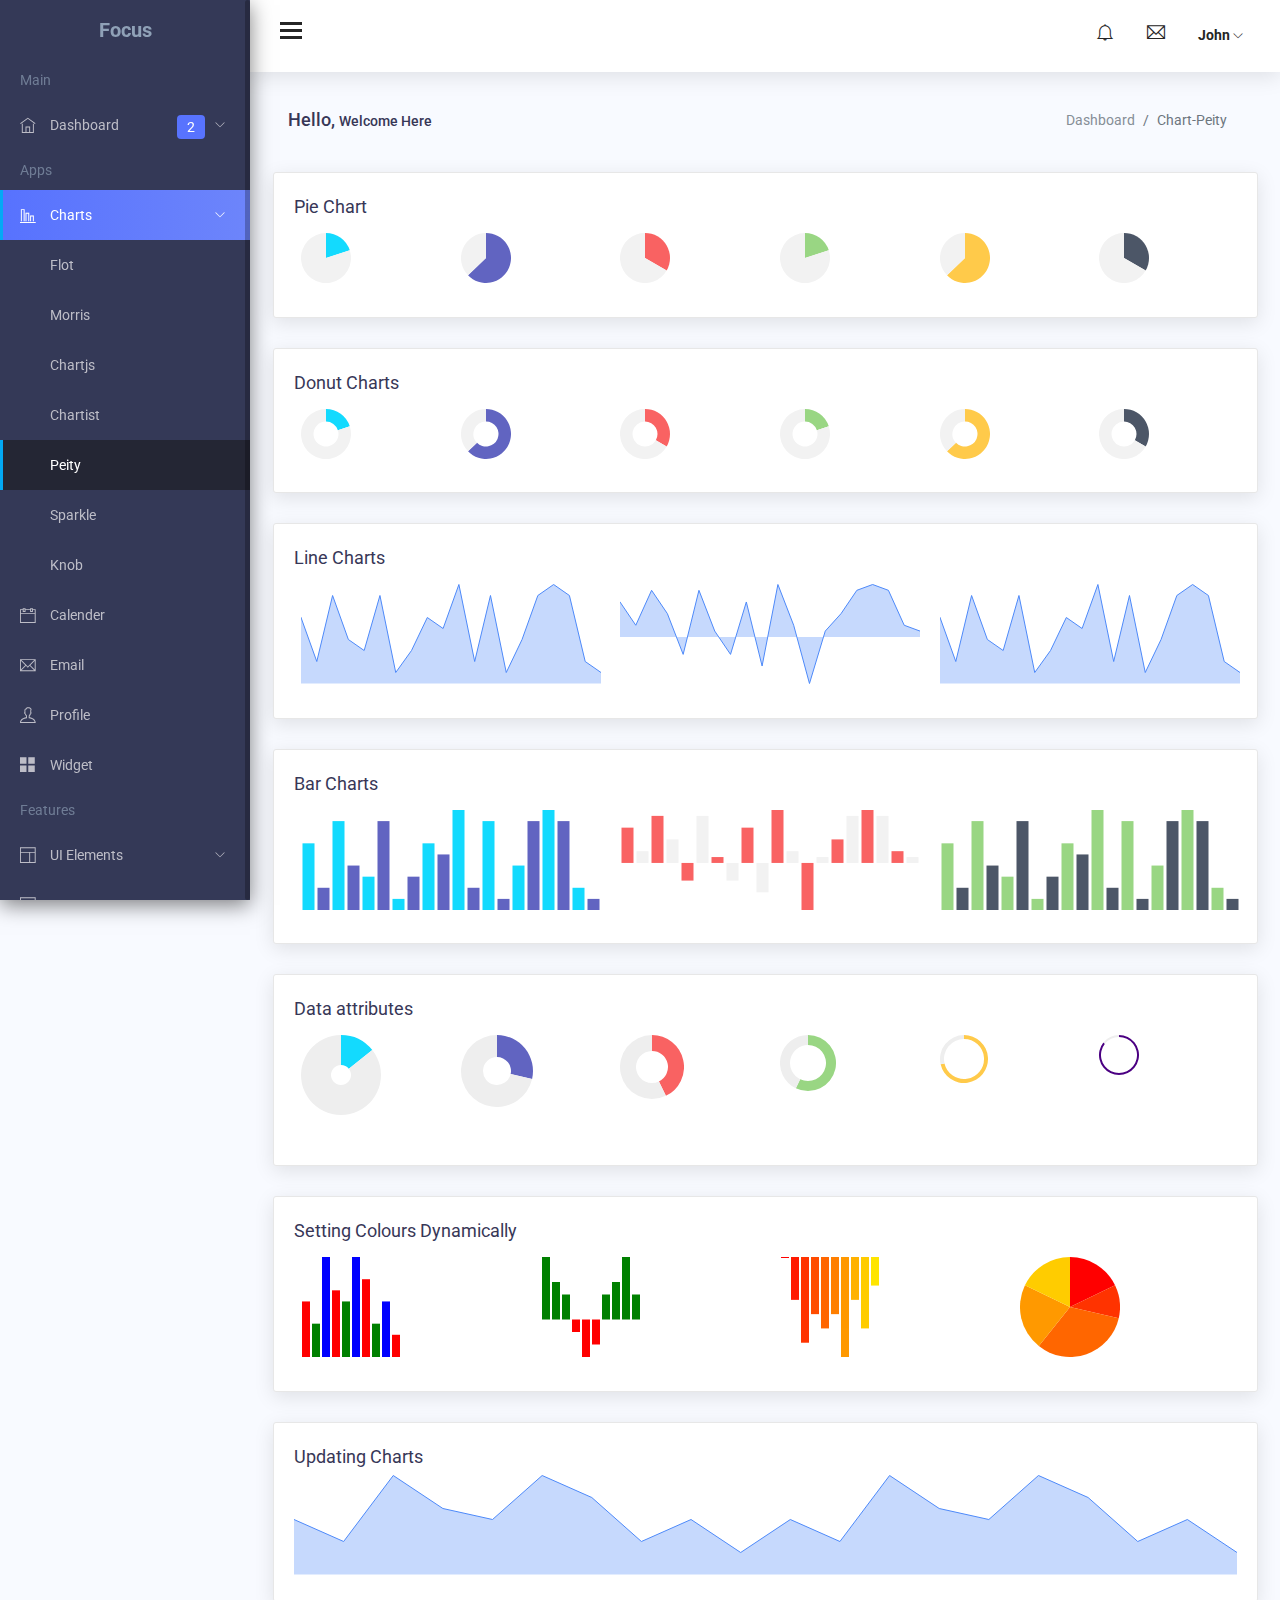
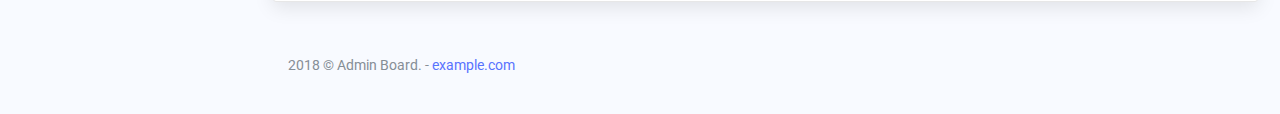
<file: src/main/resources/static/focus/chart-peity.html>
<!DOCTYPE html>
<html lang="en">

  <head>
    <meta charset="utf-8">
    <meta http-equiv="X-UA-Compatible" content="IE=edge">
    <meta name="viewport" content="width=device-width, initial-scale=1">

    <title>Focus Admin: Peity Chart</title>

    <!-- ================= Favicon ================== -->
    <!-- Standard -->
    <link rel="shortcut icon" href="http://placehold.it/64.png/000/fff">
    <!-- Retina iPad Touch Icon-->
    <link rel="apple-touch-icon" sizes="144x144" href="http://placehold.it/144.png/000/fff">
    <!-- Retina iPhone Touch Icon-->
    <link rel="apple-touch-icon" sizes="114x114" href="http://placehold.it/114.png/000/fff">
    <!-- Standard iPad Touch Icon-->
    <link rel="apple-touch-icon" sizes="72x72" href="http://placehold.it/72.png/000/fff">
    <!-- Standard iPhone Touch Icon-->
    <link rel="apple-touch-icon" sizes="57x57" href="http://placehold.it/57.png/000/fff">

    <!-- Styles -->
    <link href="assets/css/lib/font-awesome.min.css" rel="stylesheet">
    <link href="assets/css/lib/themify-icons.css" rel="stylesheet">
    <link href="assets/css/lib/menubar/sidebar.css" rel="stylesheet">
    <link href="assets/css/lib/bootstrap.min.css" rel="stylesheet">
    
    <link href="assets/css/lib/helper.css" rel="stylesheet">
    <link href="assets/css/style.css" rel="stylesheet">


  </head>

  <body>

    <div class="sidebar sidebar-hide-to-small sidebar-shrink sidebar-gestures">
      <div class="nano">
        <div class="nano-content">
          <div class="logo"><a href="index.html"><!-- <img src="assets/images/logo.png" alt="" /> --><span>Focus</span></a></div>
          <ul>
            <li class="label">Main</li>
            <li><a class="sidebar-sub-toggle"><i class="ti-home"></i> Dashboard <span class="badge badge-primary">2</span> <span class="sidebar-collapse-icon ti-angle-down"></span></a>
              <ul>
                <li><a href="index.html">Dashboard 1</a></li>
                <li><a href="index1.html">Dashboard 2</a></li>
                
                
                
              </ul>
            </li>

            <li class="label">Apps</li>
            <li><a class="sidebar-sub-toggle"><i class="ti-bar-chart-alt"></i>  Charts  <span class="sidebar-collapse-icon ti-angle-down"></span></a>
              <ul>
                <li><a href="chart-flot.html">Flot</a></li>
                <li><a href="chart-morris.html">Morris</a></li>
                <li><a href="chartjs.html">Chartjs</a></li>
                <li><a href="chartist.html">Chartist</a></li>
                <li><a href="chart-peity.html">Peity</a></li>
                <li><a href="chart-sparkline.html">Sparkle</a></li>
                <li><a href="chart-knob.html">Knob</a></li>
              </ul>
            </li>
            <li><a href="app-event-calender.html"><i class="ti-calendar"></i> Calender </a></li>
            <li><a href="app-email.html"><i class="ti-email"></i> Email</a></li>
            <li><a href="app-profile.html"><i class="ti-user"></i> Profile</a></li>
            <li><a href="app-widget-card.html"><i class="ti-layout-grid2-alt"></i> Widget</a></li>
            <li class="label">Features</li>
            <li><a class="sidebar-sub-toggle"><i class="ti-layout"></i> UI Elements <span class="sidebar-collapse-icon ti-angle-down"></span></a>
              <ul>
                <li><a href="ui-typography.html">Typography</a></li>
                <li><a href="ui-alerts.html">Alerts</a></li>

                <li><a href="ui-button.html">Button</a></li>
                <li><a href="ui-dropdown.html">Dropdown</a></li>

                <li><a href="ui-list-group.html">List Group</a></li>

                <li><a href="ui-progressbar.html">Progressbar</a></li>
                <li><a href="ui-tab.html">Tab</a></li>

              </ul>
            </li>
            <li><a class="sidebar-sub-toggle"><i class="ti-panel"></i> Components <span class="sidebar-collapse-icon ti-angle-down"></span></a>
              <ul>
                <li><a href="uc-calendar.html">Calendar</a></li>
                <li><a href="uc-carousel.html">Carousel</a></li>
                <li><a href="uc-weather.html">Weather</a></li>
                <li><a href="uc-datamap.html">Datamap</a></li>
                <li><a href="uc-todo-list.html">To do</a></li>
                <li><a href="uc-scrollable.html">Scrollable</a></li>
                <li><a href="uc-sweetalert.html">Sweet Alert</a></li>
                <li><a href="uc-toastr.html">Toastr</a></li>
                <li><a href="uc-range-slider-basic.html">Basic Range Slider</a></li>
                <li><a href="uc-range-slider-advance.html">Advance Range Slider</a></li>
                <li><a href="uc-nestable.html">Nestable</a></li>

                <li><a href="uc-rating-bar-rating.html">Bar Rating</a></li>
                <li><a href="uc-rating-jRate.html">jRate</a></li>
              </ul>
            </li>
            <li><a class="sidebar-sub-toggle"><i class="ti-layout-grid4-alt"></i> Table <span class="sidebar-collapse-icon ti-angle-down"></span></a>
              <ul>
                <li><a href="table-basic.html">Basic</a></li>

                <li><a href="table-export.html">Datatable Export</a></li>
                <li><a href="table-row-select.html">Datatable Row Select</a></li>
                <li><a href="table-jsgrid.html">Editable </a></li>
              </ul>
            </li>
            <li><a class="sidebar-sub-toggle"><i class="ti-heart"></i> Icons <span class="sidebar-collapse-icon ti-angle-down"></span></a>
              <ul>
                <li><a href="font-themify.html">Themify</a></li>
              </ul>
            </li>
            <li><a class="sidebar-sub-toggle"><i class="ti-map"></i> Maps <span class="sidebar-collapse-icon ti-angle-down"></span></a>
              <ul>
                <li><a href="gmaps.html">Basic</a></li>
                <li><a href="vector-map.html">Vector Map</a></li>
              </ul>
            </li>
            <li class="label">Form</li>
            <li><a href="form-basic.html"><i class="ti-view-list-alt"></i> Basic Form </a></li>
            <li class="label">Extra</li>
            <li><a class="sidebar-sub-toggle"><i class="ti-files"></i> Invoice <span class="sidebar-collapse-icon ti-angle-down"></span></a>
              <ul>
                <li><a href="invoice.html">Basic</a></li>
                <li><a href="invoice-editable.html">Editable</a></li>
              </ul>
            </li>
            <li><a class="sidebar-sub-toggle"><i class="ti-target"></i> Pages <span class="sidebar-collapse-icon ti-angle-down"></span></a>
              <ul>
                <li><a href="page-login.html">Login</a></li>
                <li><a href="page-register.html">Register</a></li>
                <li><a href="page-reset-password.html">Forgot password</a></li>
              </ul>
            </li>
            <li><a href="../documentation/index.html"><i class="ti-file"></i> Documentation</a></li>
            <li><a><i class="ti-close"></i> Logout</a></li>
          </ul>
        </div>
      </div>
    </div>
    <!-- /# sidebar -->


    <div class="header">
        <div class="container-fluid">
            <div class="row">
                <div class="col-lg-12">
                    <div class="float-left">
                        <div class="hamburger sidebar-toggle">
                            <span class="line"></span>
                            <span class="line"></span>
                            <span class="line"></span>
                        </div>
                    </div>
                    <div class="float-right">
                        <div class="dropdown dib">
                            <div class="header-icon" data-toggle="dropdown">
                                <i class="ti-bell"></i>
                                <div class="drop-down dropdown-menu dropdown-menu-right">
                                    <div class="dropdown-content-heading">
                                        <span class="text-left">Recent Notifications</span>
                                    </div>
                                    <div class="dropdown-content-body">
                                        <ul>
                                            <li>
                                                <a href="#">
                                                    <img class="pull-left m-r-10 avatar-img" src="assets/images/avatar/3.jpg" alt="" />
                                                    <div class="notification-content">
                                                        <small class="notification-timestamp pull-right">02:34 PM</small>
                                                        <div class="notification-heading">Mr. John</div>
                                                        <div class="notification-text">5 members joined today </div>
                                                    </div>
                                                </a>
                                            </li>
                                            <li>
                                                <a href="#">
                                                    <img class="pull-left m-r-10 avatar-img" src="assets/images/avatar/3.jpg" alt="" />
                                                    <div class="notification-content">
                                                        <small class="notification-timestamp pull-right">02:34 PM</small>
                                                        <div class="notification-heading">Mariam</div>
                                                        <div class="notification-text">likes a photo of you</div>
                                                    </div>
                                                </a>
                                            </li>
                                            <li>
                                                <a href="#">
                                                    <img class="pull-left m-r-10 avatar-img" src="assets/images/avatar/3.jpg" alt="" />
                                                    <div class="notification-content">
                                                        <small class="notification-timestamp pull-right">02:34 PM</small>
                                                        <div class="notification-heading">Tasnim</div>
                                                        <div class="notification-text">Hi Teddy, Just wanted to let you ...</div>
                                                    </div>
                                                </a>
                                            </li>
                                            <li>
                                                <a href="#">
                                                    <img class="pull-left m-r-10 avatar-img" src="assets/images/avatar/3.jpg" alt="" />
                                                    <div class="notification-content">
                                                        <small class="notification-timestamp pull-right">02:34 PM</small>
                                                        <div class="notification-heading">Mr. John</div>
                                                        <div class="notification-text">Hi Teddy, Just wanted to let you ...</div>
                                                    </div>
                                                </a>
                                            </li>
                                            <li class="text-center">
                                                <a href="#" class="more-link">See All</a>
                                            </li>
                                        </ul>
                                    </div>
                                </div>
                            </div>
                        </div>
                        <div class="dropdown dib">
                            <div class="header-icon" data-toggle="dropdown">
                                <i class="ti-email"></i>
                                <div class="drop-down dropdown-menu dropdown-menu-right">
                                    <div class="dropdown-content-heading">
                                        <span class="text-left">2 New Messages</span>
                                        <a href="email.html">
                                            <i class="ti-pencil-alt pull-right"></i>
                                        </a>
                                    </div>
                                    <div class="dropdown-content-body">
                                        <ul>
                                            <li class="notification-unread">
                                                <a href="#">
                                                    <img class="pull-left m-r-10 avatar-img" src="assets/images/avatar/1.jpg" alt="" />
                                                    <div class="notification-content">
                                                        <small class="notification-timestamp pull-right">02:34 PM</small>
                                                        <div class="notification-heading">Michael Qin</div>
                                                        <div class="notification-text">Hi Teddy, Just wanted to let you ...</div>
                                                    </div>
                                                </a>
                                            </li>
                                            <li class="notification-unread">
                                                <a href="#">
                                                    <img class="pull-left m-r-10 avatar-img" src="assets/images/avatar/2.jpg" alt="" />
                                                    <div class="notification-content">
                                                        <small class="notification-timestamp pull-right">02:34 PM</small>
                                                        <div class="notification-heading">Mr. John</div>
                                                        <div class="notification-text">Hi Teddy, Just wanted to let you ...</div>
                                                    </div>
                                                </a>
                                            </li>
                                            <li>
                                                <a href="#">
                                                    <img class="pull-left m-r-10 avatar-img" src="assets/images/avatar/3.jpg" alt="" />
                                                    <div class="notification-content">
                                                        <small class="notification-timestamp pull-right">02:34 PM</small>
                                                        <div class="notification-heading">Michael Qin</div>
                                                        <div class="notification-text">Hi Teddy, Just wanted to let you ...</div>
                                                    </div>
                                                </a>
                                            </li>
                                            <li>
                                                <a href="#">
                                                    <img class="pull-left m-r-10 avatar-img" src="assets/images/avatar/2.jpg" alt="" />
                                                    <div class="notification-content">
                                                        <small class="notification-timestamp pull-right">02:34 PM</small>
                                                        <div class="notification-heading">Mr. John</div>
                                                        <div class="notification-text">Hi Teddy, Just wanted to let you ...</div>
                                                    </div>
                                                </a>
                                            </li>
                                            <li class="text-center">
                                                <a href="#" class="more-link">See All</a>
                                            </li>
                                        </ul>
                                    </div>
                                </div>
                            </div>
                        </div>
                        <div class="dropdown dib">
                            <div class="header-icon" data-toggle="dropdown">
                                <span class="user-avatar">John
                                    <i class="ti-angle-down f-s-10"></i>
                                </span>
                                <div class="drop-down dropdown-profile dropdown-menu dropdown-menu-right">
                                    <div class="dropdown-content-heading">
                                        <span class="text-left">Upgrade Now</span>
                                        <p class="trial-day">30 Days Trail</p>
                                    </div>
                                    <div class="dropdown-content-body">
                                        <ul>
                                            <li>
                                                <a href="#">
                                                    <i class="ti-user"></i>
                                                    <span>Profile</span>
                                                </a>
                                            </li>

                                            <li>
                                                <a href="#">
                                                    <i class="ti-email"></i>
                                                    <span>Inbox</span>
                                                </a>
                                            </li>
                                            <li>
                                                <a href="#">
                                                    <i class="ti-settings"></i>
                                                    <span>Setting</span>
                                                </a>
                                            </li>

                                            <li>
                                                <a href="#">
                                                    <i class="ti-lock"></i>
                                                    <span>Lock Screen</span>
                                                </a>
                                            </li>
                                            <li>
                                                <a href="#">
                                                    <i class="ti-power-off"></i>
                                                    <span>Logout</span>
                                                </a>
                                            </li>
                                        </ul>
                                    </div>
                                </div>
                            </div>
                        </div>
                    </div>
                </div>
            </div>
        </div>
    </div>





    <div class="content-wrap">
      <div class="main">
        <div class="container-fluid">
          <div class="row">
            <div class="col-lg-8 p-r-0 title-margin-right">
              <div class="page-header">
                <div class="page-title">
                  <h1>Hello, <span>Welcome Here</span></h1>
                </div>
              </div>
            </div>
            <!-- /# column -->
            <div class="col-lg-4 p-l-0 title-margin-left">
              <div class="page-header">
                <div class="page-title">
                  <ol class="breadcrumb">
                    <li class="breadcrumb-item"><a href="#">Dashboard</a></li>
                    <li class="breadcrumb-item active">Chart-Peity</li>
                  </ol>
                </div>
              </div>
            </div>
            <!-- /# column -->
          </div>
          <!-- /# row -->
          <section id="main-content">
            <div class="row">
              <div class="col-lg-12">
                <div class="card nestable-cart">
                  <div class="card-title">
                    <h4>Pie Chart</h4>
                    <div class="card-title-right-icon">
                      <ul>

                      </ul>
                    </div>
                  </div>
                  <div class="card-body">
                    <div class="row">
                      <div class="col-lg-2">
                        <span class="pie" data-peity='{ "fill": ["#13dafe", "#f2f2f2"]}'>1/5</span>
                      </div>
                      <div class="col-lg-2">
                        <span class="pie" data-peity='{ "fill": ["#6164C1", "#f2f2f2"]}'>226/360</span>
                      </div>
                      <div class="col-lg-2">
                        <span class="pie" data-peity='{ "fill": ["#F96262", "#f2f2f2"]}'>0.52/1.561</span>
                      </div>
                      <div class="col-lg-2">
                        <span class="pie" data-peity='{ "fill": ["#99D683", "#f2f2f2"]}'>1,4</span>
                      </div>
                      <div class="col-lg-2">
                        <span class="pie" data-peity='{ "fill": ["#FFCA4A", "#f2f2f2"]}'>226,134</span>
                      </div>
                      <div class="col-lg-2">
                        <span class="pie" data-peity='{ "fill": ["#4C5667", "#f2f2f2"]}'>0.52,1.041</span>
                      </div>
                    </div>
                  </div>
                </div>
                <!-- /# card -->
              </div>
              <!-- /# column -->
            </div>
            <!-- /# row -->
            <div class="row">
              <div class="col-lg-12">
                <div class="card nestable-cart">
                  <div class="card-title">
                    <h4>Donut Charts</h4>
                    <div class="card-title-right-icon">
                      <ul>

                      </ul>
                    </div>
                  </div>
                  <div class="card-body">
                    <div class="row">
                      <div class="col-lg-2">
                        <span class="donut" data-peity='{ "fill": ["#13DAFE", "#f2f2f2"]}'>1/5</span>
                      </div>
                      <div class="col-lg-2">
                        <span class="donut" data-peity='{ "fill": ["#6164C1", "#f2f2f2"]}'>226/360</span>
                      </div>
                      <div class="col-lg-2">
                        <span class="donut" data-peity='{ "fill": ["#F96262", "#f2f2f2"]}'>0.52/1.561</span>
                      </div>
                      <div class="col-lg-2">
                        <span class="donut" data-peity='{ "fill": ["#99D683", "#f2f2f2"]}'>1,4</span>
                      </div>
                      <div class="col-lg-2">
                        <span class="donut" data-peity='{ "fill": ["#FFCA4A", "#f2f2f2"]}'>226,134</span>
                      </div>
                      <div class="col-lg-2">
                        <span class="donut" data-peity='{ "fill": ["#4C5667", "#f2f2f2"]}'>0.52,1.041</span>
                      </div>
                    </div>
                  </div>
                </div>
                <!-- /# card -->
              </div>
              <!-- /# column -->
            </div>
            <!-- /# row -->
            <div class="row">
              <div class="col-lg-12">
                <div class="card nestable-cart">
                  <div class="card-title">
                    <h4>Line Charts</h4>
                    <div class="card-title-right-icon">
                      <ul>

                      </ul>
                    </div>
                  </div>
                  <div class="card-body">
                    <div class="row">
                      <div class="col-lg-4">
                        <span class="peity-line" data-width="100%">6,2,8,4,3,8,1,3,6,5,9,2,8,1,4,8,9,8,2,1</span>
                      </div>
                      <div class="col-lg-4">
                        <span class="peity-line" data-width="100%">6,2,8,4,-3,8,1,-3,6,-5,9,2,-8,1,4,8,9,8,2,1</span>
                      </div>
                      <div class="col-lg-4">
                        <span class="peity-line" data-width="100%">6,2,8,4,3,8,1,3,6,5,9,2,8,1,4,8,9,8,2,1</span>
                      </div>
                    </div>
                  </div>
                </div>
                <!-- /# card -->
              </div>
              <!-- /# column -->
            </div>
            <!-- /# row -->
            <div class="row">
              <div class="col-lg-12">
                <div class="card nestable-cart">
                  <div class="card-title">
                    <h4>Bar Charts</h4>
                    <div class="card-title-right-icon">
                      <ul>

                      </ul>
                    </div>
                  </div>
                  <div class="card-body">
                    <div class="row">
                      <div class="col-lg-4">
                        <span class="bar" data-peity='{ "fill": ["#13DAFE", "#6164C1"]}'>6,2,8,4,3,8,1,3,6,5,9,2,8,1,4,8,9,8,2,1</span>
                      </div>
                      <div class="col-lg-4">
                        <span class="bar" data-peity='{ "fill": ["#F96262", "#f2f2f2"]}'>6,2,8,4,-3,8,1,-3,6,-5,9,2,-8,1,4,8,9,8,2,1</span>
                      </div>
                      <div class="col-lg-4">
                        <span class="bar" data-peity='{ "fill": ["#99D683", "#4C5667"]}'>6,2,8,4,3,8,1,3,6,5,9,2,8,1,4,8,9,8,2,1</span>
                      </div>
                    </div>
                  </div>
                </div>
                <!-- /# card -->
              </div>
              <!-- /# column -->
            </div>
            <!-- /# row -->
            <div class="row">
              <div class="col-lg-12">
                <div class="card nestable-cart">
                  <div class="card-title">
                    <h4>Data attributes</h4>
                    <div class="card-title-right-icon">
                      <ul>

                      </ul>
                    </div>
                  </div>
                  <div class="card-body">
                    <div class="row">
                      <div class="col-lg-2">
                        <p class="data-attributes">
                          <span data-peity='{ "fill": ["#13DAFE", "#eeeeee"],    "innerRadius": 10, "radius": 40 }'>1/7</span>
                        </p>
                      </div>
                      <div class="col-lg-2">
                        <p class="data-attributes">
                          <span data-peity='{ "fill": ["#6164C1", "#eeeeee"], "innerRadius": 14, "radius": 36 }'>2/7</span>
                        </p>
                      </div>
                      <div class="col-lg-2">
                        <p class="data-attributes">
                          <span data-peity='{ "fill": ["#F96262", "#eeeeee"], "innerRadius": 16, "radius": 32 }'>3/7</span>
                        </p>
                      </div>
                      <div class="col-lg-2">
                        <p class="data-attributes">
                          <span data-peity='{ "fill": ["#99D683", "#eeeeee"],  "innerRadius": 18, "radius": 28 }'>4/7</span>
                        </p>
                      </div>
                      <div class="col-lg-2">
                        <p class="data-attributes">
                          <span data-peity='{ "fill": ["#FFCA4A", "#eeeeee"],   "innerRadius": 20, "radius": 24 }'>5/7</span>
                        </p>
                      </div>
                      <div class="col-lg-2">
                        <p class="data-attributes">
                          <span data-peity='{ "fill": ["indigo", "#eeeeee"], "innerRadius": 18, "radius": 20 }'>6/7</span>
                        </p>
                      </div>
                    </div>
                  </div>
                </div>
                <!-- /# card -->
              </div>
              <!-- /# column -->
            </div>
            <!-- /# row -->
            <div class="row">
              <div class="col-lg-12">
                <div class="card nestable-cart">
                  <div class="card-title">
                    <h4>Setting Colours Dynamically</h4>
                    <div class="card-title-right-icon">
                      <ul>

                      </ul>
                    </div>
                  </div>
                  <div class="card-body">
                    <div class="row">
                      <div class="col-lg-3">
                        <span class="bar-colours-1">5,3,9,6,5,9,7,3,5,2</span>
                      </div>
                      <div class="col-lg-3">
                        <span class="bar-colours-2">5,3,2,-1,-3,-2,2,3,5,2</span>
                      </div>
                      <div class="col-lg-3">
                        <span class="bar-colours-3">0,-3,-6,-4,-5,-4,-7,-3,-5,-2</span>
                      </div>
                      <div class="col-lg-3">
                        <span class="pie-colours-2">5,3,9,6,5</span>
                      </div>
                    </div>
                  </div>
                </div>
                <!-- /# card -->
              </div>
              <!-- /# column -->
            </div>
            <!-- /# row -->
            <div class="row">
              <div class="col-lg-12">
                <div class="card nestable-cart">
                  <div class="card-title">
                    <h4>Updating Charts</h4>
                    <div class="card-title-right-icon">
                      <ul>

                      </ul>
                    </div>
                  </div>
                  <div class="card-body">
                    <span class="updating-chart">5,3,9,6,5,9,7,3,5,2,5,3,9,6,5,9,7,3,5,2</span>
                  </div>
                </div>
                <!-- /# card -->
              </div>
              <!-- /# column -->
            </div>
            <!-- /# row -->


            <div class="row">
              <div class="col-lg-12">
                <div class="footer">
                  <p>2018 © Admin Board. - <a href="#">example.com</a></p>
                </div>
              </div>
            </div>
          </section>
        </div>
      </div>
    </div>



    <div id="search">
      <button type="button" class="close">×</button>
      <form>
        <input type="search" value="" placeholder="type keyword(s) here" />
        <button type="submit" class="btn btn-primary">Search</button>
      </form>
    </div>
    <!-- jquery vendor -->
    <script src="assets/js/lib/jquery.min.js"></script>
    <script src="assets/js/lib/jquery.nanoscroller.min.js"></script>
    <!-- nano scroller -->
    <script src="assets/js/lib/menubar/sidebar.js"></script>
    <script src="assets/js/lib/preloader/pace.min.js"></script>
    <!-- sidebar -->
    <script src="assets/js/lib/bootstrap.min.js">
      

    </script>
    <!-- bootstrap -->



    <script src="assets/js/lib/peitychart/jquery.peity.min.js"></script>
    <script src="assets/js/lib/peitychart/peitychart.init.js"></script>
    <!-- scripit init-->

    <script src="assets/js/lib/bootstrap.min.js"></script><script src="assets/js/scripts.js"></script>
    <!-- scripit init-->


  </body>

</html>
</file>
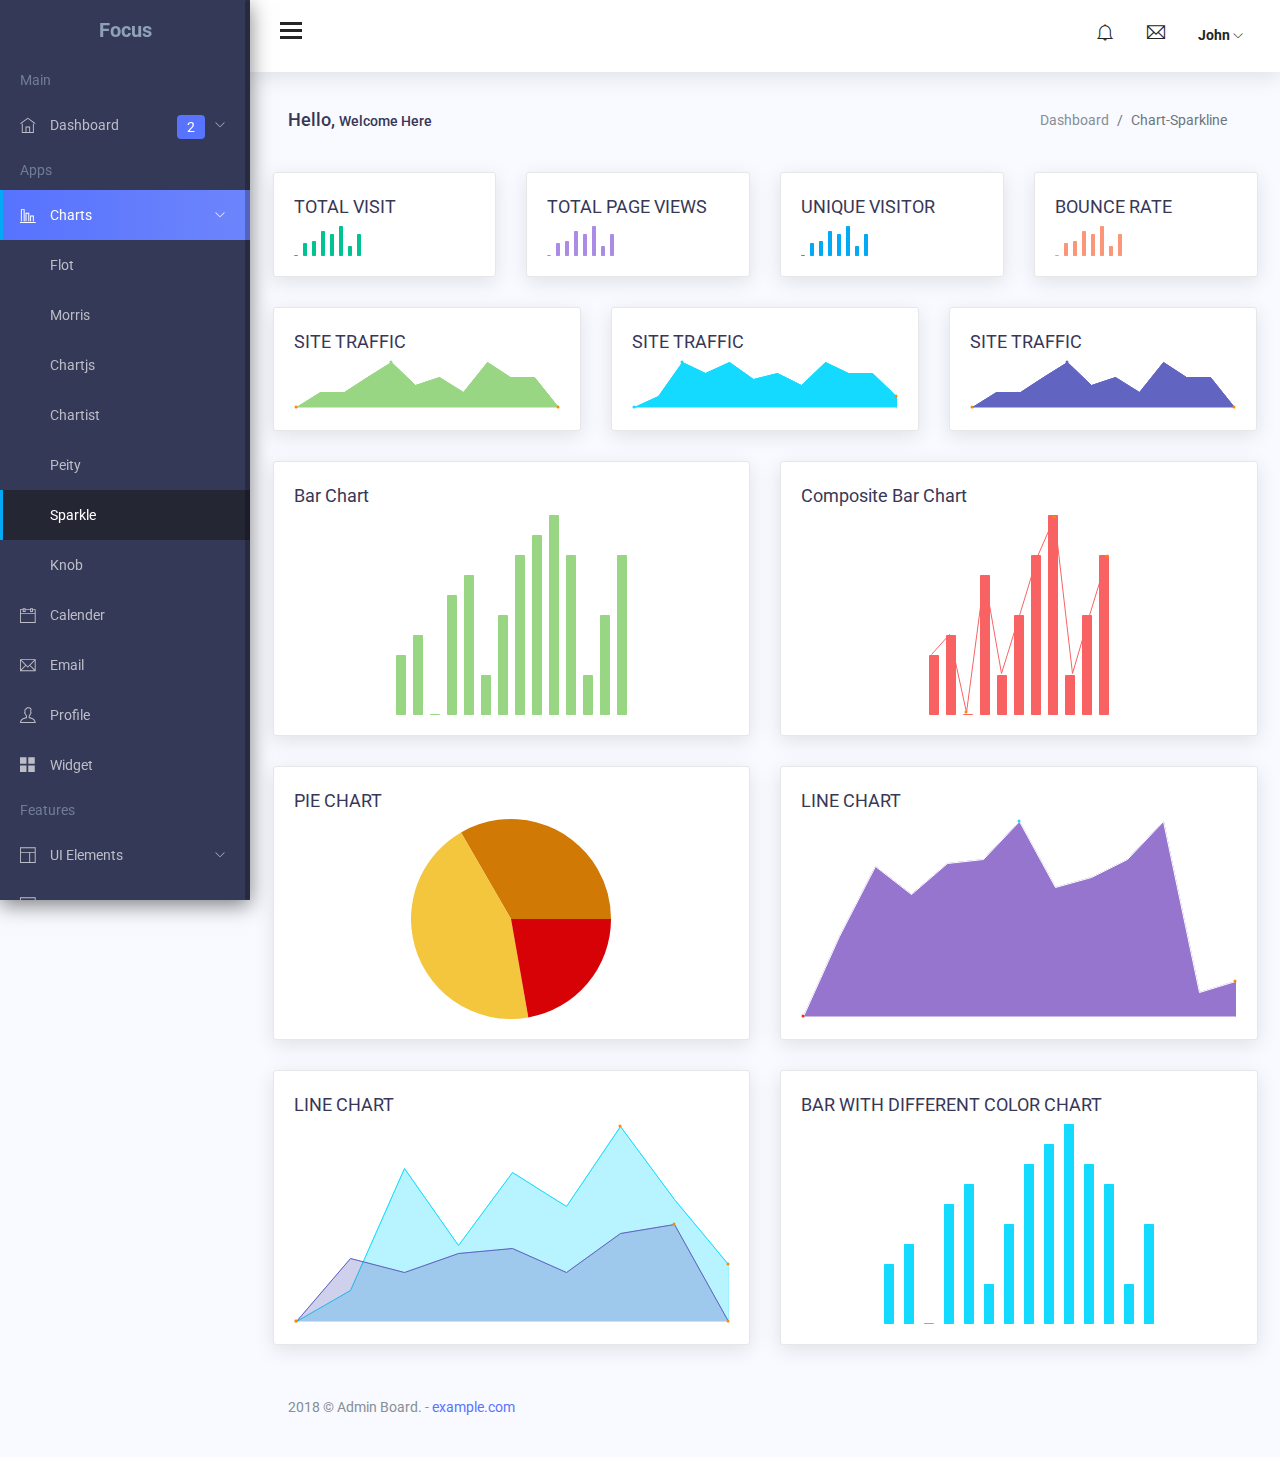
<file: src/main/resources/static/focus/chart-sparkline.html>
<!DOCTYPE html>
<html lang="en">

  <head>
    <meta charset="utf-8">
    <meta http-equiv="X-UA-Compatible" content="IE=edge">
    <meta name="viewport" content="width=device-width, initial-scale=1">

    <title>Focus Admin: Sparkline Chart</title>

    <!-- ================= Favicon ================== -->
    <!-- Standard -->
    <link rel="shortcut icon" href="http://placehold.it/64.png/000/fff">
    <!-- Retina iPad Touch Icon-->
    <link rel="apple-touch-icon" sizes="144x144" href="http://placehold.it/144.png/000/fff">
    <!-- Retina iPhone Touch Icon-->
    <link rel="apple-touch-icon" sizes="114x114" href="http://placehold.it/114.png/000/fff">
    <!-- Standard iPad Touch Icon-->
    <link rel="apple-touch-icon" sizes="72x72" href="http://placehold.it/72.png/000/fff">
    <!-- Standard iPhone Touch Icon-->
    <link rel="apple-touch-icon" sizes="57x57" href="http://placehold.it/57.png/000/fff">

    <!-- Styles -->
    <link href="assets/css/lib/font-awesome.min.css" rel="stylesheet">
    <link href="assets/css/lib/themify-icons.css" rel="stylesheet">
    <link href="assets/css/lib/menubar/sidebar.css" rel="stylesheet">
    <link href="assets/css/lib/bootstrap.min.css" rel="stylesheet">
    
    <link href="assets/css/lib/helper.css" rel="stylesheet">
    <link href="assets/css/style.css" rel="stylesheet">


    <style type="text/css">


    </style>
  </head>

  <body>

    <div class="sidebar sidebar-hide-to-small sidebar-shrink sidebar-gestures">
      <div class="nano">
        <div class="nano-content">
          <div class="logo"><a href="index.html"><!-- <img src="assets/images/logo.png" alt="" /> --><span>Focus</span></a></div>
          <ul>
            <li class="label">Main</li>
            <li><a class="sidebar-sub-toggle"><i class="ti-home"></i> Dashboard <span class="badge badge-primary">2</span> <span class="sidebar-collapse-icon ti-angle-down"></span></a>
              <ul>
                <li><a href="index.html">Dashboard 1</a></li>
                <li><a href="index1.html">Dashboard 2</a></li>
                
                
                
              </ul>
            </li>

            <li class="label">Apps</li>
            <li><a class="sidebar-sub-toggle"><i class="ti-bar-chart-alt"></i>  Charts  <span class="sidebar-collapse-icon ti-angle-down"></span></a>
              <ul>
                <li><a href="chart-flot.html">Flot</a></li>
                <li><a href="chart-morris.html">Morris</a></li>
                <li><a href="chartjs.html">Chartjs</a></li>
                <li><a href="chartist.html">Chartist</a></li>
                <li><a href="chart-peity.html">Peity</a></li>
                <li><a href="chart-sparkline.html">Sparkle</a></li>
                <li><a href="chart-knob.html">Knob</a></li>
              </ul>
            </li>
            <li><a href="app-event-calender.html"><i class="ti-calendar"></i> Calender </a></li>
            <li><a href="app-email.html"><i class="ti-email"></i> Email</a></li>
            <li><a href="app-profile.html"><i class="ti-user"></i> Profile</a></li>
            <li><a href="app-widget-card.html"><i class="ti-layout-grid2-alt"></i> Widget</a></li>
            <li class="label">Features</li>
            <li><a class="sidebar-sub-toggle"><i class="ti-layout"></i> UI Elements <span class="sidebar-collapse-icon ti-angle-down"></span></a>
              <ul>
                <li><a href="ui-typography.html">Typography</a></li>
                <li><a href="ui-alerts.html">Alerts</a></li>

                <li><a href="ui-button.html">Button</a></li>
                <li><a href="ui-dropdown.html">Dropdown</a></li>

                <li><a href="ui-list-group.html">List Group</a></li>

                <li><a href="ui-progressbar.html">Progressbar</a></li>
                <li><a href="ui-tab.html">Tab</a></li>

              </ul>
            </li>
            <li><a class="sidebar-sub-toggle"><i class="ti-panel"></i> Components <span class="sidebar-collapse-icon ti-angle-down"></span></a>
              <ul>
                <li><a href="uc-calendar.html">Calendar</a></li>
                <li><a href="uc-carousel.html">Carousel</a></li>
                <li><a href="uc-weather.html">Weather</a></li>
                <li><a href="uc-datamap.html">Datamap</a></li>
                <li><a href="uc-todo-list.html">To do</a></li>
                <li><a href="uc-scrollable.html">Scrollable</a></li>
                <li><a href="uc-sweetalert.html">Sweet Alert</a></li>
                <li><a href="uc-toastr.html">Toastr</a></li>
                <li><a href="uc-range-slider-basic.html">Basic Range Slider</a></li>
                <li><a href="uc-range-slider-advance.html">Advance Range Slider</a></li>
                <li><a href="uc-nestable.html">Nestable</a></li>

                <li><a href="uc-rating-bar-rating.html">Bar Rating</a></li>
                <li><a href="uc-rating-jRate.html">jRate</a></li>
              </ul>
            </li>
            <li><a class="sidebar-sub-toggle"><i class="ti-layout-grid4-alt"></i> Table <span class="sidebar-collapse-icon ti-angle-down"></span></a>
              <ul>
                <li><a href="table-basic.html">Basic</a></li>

                <li><a href="table-export.html">Datatable Export</a></li>
                <li><a href="table-row-select.html">Datatable Row Select</a></li>
                <li><a href="table-jsgrid.html">Editable </a></li>
              </ul>
            </li>
            <li><a class="sidebar-sub-toggle"><i class="ti-heart"></i> Icons <span class="sidebar-collapse-icon ti-angle-down"></span></a>
              <ul>
                <li><a href="font-themify.html">Themify</a></li>
              </ul>
            </li>
            <li><a class="sidebar-sub-toggle"><i class="ti-map"></i> Maps <span class="sidebar-collapse-icon ti-angle-down"></span></a>
              <ul>
                <li><a href="gmaps.html">Basic</a></li>
                <li><a href="vector-map.html">Vector Map</a></li>
              </ul>
            </li>
            <li class="label">Form</li>
            <li><a href="form-basic.html"><i class="ti-view-list-alt"></i> Basic Form </a></li>
            <li class="label">Extra</li>
            <li><a class="sidebar-sub-toggle"><i class="ti-files"></i> Invoice <span class="sidebar-collapse-icon ti-angle-down"></span></a>
              <ul>
                <li><a href="invoice.html">Basic</a></li>
                <li><a href="invoice-editable.html">Editable</a></li>
              </ul>
            </li>
            <li><a class="sidebar-sub-toggle"><i class="ti-target"></i> Pages <span class="sidebar-collapse-icon ti-angle-down"></span></a>
              <ul>
                <li><a href="page-login.html">Login</a></li>
                <li><a href="page-register.html">Register</a></li>
                <li><a href="page-reset-password.html">Forgot password</a></li>
              </ul>
            </li>
            <li><a href="../documentation/index.html"><i class="ti-file"></i> Documentation</a></li>
            <li><a><i class="ti-close"></i> Logout</a></li>
          </ul>
        </div>
      </div>
    </div>
    <!-- /# sidebar -->


    <div class="header">
        <div class="container-fluid">
            <div class="row">
                <div class="col-lg-12">
                    <div class="float-left">
                        <div class="hamburger sidebar-toggle">
                            <span class="line"></span>
                            <span class="line"></span>
                            <span class="line"></span>
                        </div>
                    </div>
                    <div class="float-right">
                        <div class="dropdown dib">
                            <div class="header-icon" data-toggle="dropdown">
                                <i class="ti-bell"></i>
                                <div class="drop-down dropdown-menu dropdown-menu-right">
                                    <div class="dropdown-content-heading">
                                        <span class="text-left">Recent Notifications</span>
                                    </div>
                                    <div class="dropdown-content-body">
                                        <ul>
                                            <li>
                                                <a href="#">
                                                    <img class="pull-left m-r-10 avatar-img" src="assets/images/avatar/3.jpg" alt="" />
                                                    <div class="notification-content">
                                                        <small class="notification-timestamp pull-right">02:34 PM</small>
                                                        <div class="notification-heading">Mr. John</div>
                                                        <div class="notification-text">5 members joined today </div>
                                                    </div>
                                                </a>
                                            </li>
                                            <li>
                                                <a href="#">
                                                    <img class="pull-left m-r-10 avatar-img" src="assets/images/avatar/3.jpg" alt="" />
                                                    <div class="notification-content">
                                                        <small class="notification-timestamp pull-right">02:34 PM</small>
                                                        <div class="notification-heading">Mariam</div>
                                                        <div class="notification-text">likes a photo of you</div>
                                                    </div>
                                                </a>
                                            </li>
                                            <li>
                                                <a href="#">
                                                    <img class="pull-left m-r-10 avatar-img" src="assets/images/avatar/3.jpg" alt="" />
                                                    <div class="notification-content">
                                                        <small class="notification-timestamp pull-right">02:34 PM</small>
                                                        <div class="notification-heading">Tasnim</div>
                                                        <div class="notification-text">Hi Teddy, Just wanted to let you ...</div>
                                                    </div>
                                                </a>
                                            </li>
                                            <li>
                                                <a href="#">
                                                    <img class="pull-left m-r-10 avatar-img" src="assets/images/avatar/3.jpg" alt="" />
                                                    <div class="notification-content">
                                                        <small class="notification-timestamp pull-right">02:34 PM</small>
                                                        <div class="notification-heading">Mr. John</div>
                                                        <div class="notification-text">Hi Teddy, Just wanted to let you ...</div>
                                                    </div>
                                                </a>
                                            </li>
                                            <li class="text-center">
                                                <a href="#" class="more-link">See All</a>
                                            </li>
                                        </ul>
                                    </div>
                                </div>
                            </div>
                        </div>
                        <div class="dropdown dib">
                            <div class="header-icon" data-toggle="dropdown">
                                <i class="ti-email"></i>
                                <div class="drop-down dropdown-menu dropdown-menu-right">
                                    <div class="dropdown-content-heading">
                                        <span class="text-left">2 New Messages</span>
                                        <a href="email.html">
                                            <i class="ti-pencil-alt pull-right"></i>
                                        </a>
                                    </div>
                                    <div class="dropdown-content-body">
                                        <ul>
                                            <li class="notification-unread">
                                                <a href="#">
                                                    <img class="pull-left m-r-10 avatar-img" src="assets/images/avatar/1.jpg" alt="" />
                                                    <div class="notification-content">
                                                        <small class="notification-timestamp pull-right">02:34 PM</small>
                                                        <div class="notification-heading">Michael Qin</div>
                                                        <div class="notification-text">Hi Teddy, Just wanted to let you ...</div>
                                                    </div>
                                                </a>
                                            </li>
                                            <li class="notification-unread">
                                                <a href="#">
                                                    <img class="pull-left m-r-10 avatar-img" src="assets/images/avatar/2.jpg" alt="" />
                                                    <div class="notification-content">
                                                        <small class="notification-timestamp pull-right">02:34 PM</small>
                                                        <div class="notification-heading">Mr. John</div>
                                                        <div class="notification-text">Hi Teddy, Just wanted to let you ...</div>
                                                    </div>
                                                </a>
                                            </li>
                                            <li>
                                                <a href="#">
                                                    <img class="pull-left m-r-10 avatar-img" src="assets/images/avatar/3.jpg" alt="" />
                                                    <div class="notification-content">
                                                        <small class="notification-timestamp pull-right">02:34 PM</small>
                                                        <div class="notification-heading">Michael Qin</div>
                                                        <div class="notification-text">Hi Teddy, Just wanted to let you ...</div>
                                                    </div>
                                                </a>
                                            </li>
                                            <li>
                                                <a href="#">
                                                    <img class="pull-left m-r-10 avatar-img" src="assets/images/avatar/2.jpg" alt="" />
                                                    <div class="notification-content">
                                                        <small class="notification-timestamp pull-right">02:34 PM</small>
                                                        <div class="notification-heading">Mr. John</div>
                                                        <div class="notification-text">Hi Teddy, Just wanted to let you ...</div>
                                                    </div>
                                                </a>
                                            </li>
                                            <li class="text-center">
                                                <a href="#" class="more-link">See All</a>
                                            </li>
                                        </ul>
                                    </div>
                                </div>
                            </div>
                        </div>
                        <div class="dropdown dib">
                            <div class="header-icon" data-toggle="dropdown">
                                <span class="user-avatar">John
                                    <i class="ti-angle-down f-s-10"></i>
                                </span>
                                <div class="drop-down dropdown-profile dropdown-menu dropdown-menu-right">
                                    <div class="dropdown-content-heading">
                                        <span class="text-left">Upgrade Now</span>
                                        <p class="trial-day">30 Days Trail</p>
                                    </div>
                                    <div class="dropdown-content-body">
                                        <ul>
                                            <li>
                                                <a href="#">
                                                    <i class="ti-user"></i>
                                                    <span>Profile</span>
                                                </a>
                                            </li>

                                            <li>
                                                <a href="#">
                                                    <i class="ti-email"></i>
                                                    <span>Inbox</span>
                                                </a>
                                            </li>
                                            <li>
                                                <a href="#">
                                                    <i class="ti-settings"></i>
                                                    <span>Setting</span>
                                                </a>
                                            </li>

                                            <li>
                                                <a href="#">
                                                    <i class="ti-lock"></i>
                                                    <span>Lock Screen</span>
                                                </a>
                                            </li>
                                            <li>
                                                <a href="#">
                                                    <i class="ti-power-off"></i>
                                                    <span>Logout</span>
                                                </a>
                                            </li>
                                        </ul>
                                    </div>
                                </div>
                            </div>
                        </div>
                    </div>
                </div>
            </div>
        </div>
    </div>



    <div class="content-wrap">
      <div class="main">
        <div class="container-fluid">
          <div class="row">
            <div class="col-lg-8 p-r-0 title-margin-right">
              <div class="page-header">
                <div class="page-title">
                  <h1>Hello, <span>Welcome Here</span></h1>
                </div>
              </div>
            </div>
            <!-- /# column -->
            <div class="col-lg-4 p-l-0 title-margin-left">
              <div class="page-header">
                <div class="page-title">
                  <ol class="breadcrumb">
                    <li class="breadcrumb-item"><a href="#">Dashboard</a></li>
                    <li class="breadcrumb-item active">Chart-Sparkline</li>
                  </ol>
                </div>
              </div>
            </div>
            <!-- /# column -->
          </div>
          <!-- /# row -->
          <section id="main-content">
            <div class="row">
              <div class="col-lg-3">
                <div class="card nestable-cart">
                  <div class="card-title">
                    <h4>TOTAL VISIT</h4>
                    <div class="card-title-right-icon">
                      <ul>

                      </ul>
                    </div>
                  </div>
                  <div class="sparkline-unix">
                    <span id="sparklinedash">0, 5, 6, 10, 9, 12, 4, 9</span>
                  </div>
                </div>
                <!-- /# card -->
              </div>
              <!-- /# column -->
              <div class="col-lg-3">
                <div class="card nestable-cart">
                  <div class="card-title">
                    <h4>TOTAL PAGE VIEWS</h4>
                    <div class="card-title-right-icon">
                      <ul>

                      </ul>
                    </div>
                  </div>
                  <div class="sparkline-unix">
                    <span id="sparklinedash2">0, 5, 6, 10, 9, 12, 4, 9</span>
                  </div>
                </div>
                <!-- /# card -->
              </div>
              <!-- /# column -->
              <div class="col-lg-3">
                <div class="card nestable-cart">
                  <div class="card-title">
                    <h4>UNIQUE VISITOR</h4>
                    <div class="card-title-right-icon">
                      <ul>

                      </ul>
                    </div>
                  </div>
                  <div class="sparkline-unix">
                    <span id="sparklinedash3">0, 5, 6, 10, 9, 12, 4, 9</span>
                  </div>
                </div>
                <!-- /# card -->
              </div>
              <!-- /# column -->
              <div class="col-lg-3">
                <div class="card nestable-cart">
                  <div class="card-title">
                    <h4>BOUNCE RATE</h4>
                    <div class="card-title-right-icon">
                      <ul>

                      </ul>
                    </div>
                  </div>
                  <div class="sparkline-unix">
                    <span id="sparklinedash4"> 0, 5, 6, 10, 9, 12, 4, 9</span>
                  </div>
                </div>
                <!-- /# card -->
              </div>
              <!-- /# column -->
            </div>
            <!-- /# row -->
            <div class="row">
              <div class="col-lg-4">
                <div class="card nestable-cart">
                  <div class="card-title">
                    <h4>SITE TRAFFIC</h4>
                    <div class="card-title-right-icon">
                      <ul>

                      </ul>
                    </div>
                  </div>
                  <div class="sparkline-unix">
                    <div id="sparkline8"></div>
                  </div>
                </div>
                <!-- /# card -->
              </div>
              <!-- /# column -->
              <div class="col-lg-4">
                <div class="card nestable-cart">
                  <div class="card-title">
                    <h4>SITE TRAFFIC</h4>
                    <div class="card-title-right-icon">
                      <ul>

                      </ul>
                    </div>
                  </div>
                  <div class="sparkline-unix">
                    <div id="sparkline9"></div>
                  </div>
                </div>
                <!-- /# card -->
              </div>
              <!-- /# column -->
              <div class="col-lg-4">
                <div class="card nestable-cart">
                  <div class="card-title">
                    <h4>SITE TRAFFIC</h4>
                    <div class="card-title-right-icon">
                      <ul>

                      </ul>
                    </div>
                  </div>
                  <div class="sparkline-unix">
                    <div id="sparkline10"></div>
                  </div>
                </div>
                <!-- /# card -->
              </div>
              <!-- /# column -->
            </div>
            <!-- /# row -->
            <div class="row">
              <div class="col-lg-6">
                <div class="card nestable-cart">
                  <div class="card-title">
                    <h4>Bar Chart</h4>
                    <div class="card-title-right-icon">
                      <ul>

                      </ul>
                    </div>
                  </div>
                  <div class="sparkline-unix">
                    <div id="sparkline12" class="text-center"></div>
                  </div>
                </div>
                <!-- /# card -->
              </div>
              <!-- /# column -->
              <div class="col-lg-6">
                <div class="card nestable-cart">
                  <div class="card-title">
                    <h4>Composite Bar Chart</h4>
                    <div class="card-title-right-icon">
                      <ul>

                      </ul>
                    </div>
                  </div>
                  <div class="sparkline-unix">
                    <div id="sparkline13" class="text-center"></div>
                  </div>
                </div>
                <!-- /# card -->
              </div>
              <!-- /# column -->
            </div>
            <!-- /# row -->
            <div class="row">
              <div class="col-lg-6">
                <div class="card nestable-cart">
                  <div class="card-title">
                    <h4>PIE CHART</h4>
                    <div class="card-title-right-icon">
                      <ul>

                      </ul>
                    </div>
                  </div>
                  <div class="sparkline-unix">
                    <div id="sparkline11" class="text-center"></div>
                  </div>
                </div>
                <!-- /# card -->
              </div>
              <!-- /# column -->


              <div class="col-lg-6">
                <div class="card nestable-cart sperkline_fourteen_bg">
                  <div class="card-title">
                    <h4>LINE CHART</h4>
                    <div class="card-title-right-icon">
                      <ul>

                      </ul>
                    </div>
                  </div>
                  <div class="sparkline-unix">
                    <div id="sparkline14" class="text-center"></div>
                  </div>
                </div>
                <!-- /# card -->
              </div>
              <!-- /# column -->


            </div>
            <!-- /# row -->
            <div class="row">
              <div class="col-lg-6">
                <div class="card nestable-cart">
                  <div class="card-title">
                    <h4>LINE CHART</h4>
                    <div class="card-title-right-icon">
                      <ul>

                      </ul>
                    </div>
                  </div>
                  <div class="sparkline-unix">
                    <div id="sparkline16" class="text-center"></div>
                  </div>
                </div>
                <!-- /# card -->
              </div>
              <!-- /# column -->




              <div class="col-lg-6">
                <div class="card nestable-cart">
                  <div class="card-title">
                    <h4>BAR WITH DIFFERENT COLOR CHART</h4>
                    <div class="card-title-right-icon">
                      <ul>

                      </ul>
                    </div>
                  </div>
                  <div class="sparkline-unix">
                    <div id="sparkline15" class="text-center"></div>
                  </div>
                </div>
                <!-- /# card -->
              </div>
              <!-- /# column -->

            </div>
            <!-- /# row -->


            <div class="row">
              <div class="col-lg-12">
                <div class="footer">
                  <p>2018 © Admin Board. - <a href="#">example.com</a></p>
                </div>
              </div>
            </div>
          </section>

        </div>
      </div>
    </div>



    <div id="search">
      <button type="button" class="close">×</button>
      <form>
        <input type="search" value="" placeholder="type keyword(s) here" />
        <button type="submit" class="btn btn-primary">Search</button>
      </form>
    </div>
    <!-- jquery vendor -->
    <script src="assets/js/lib/jquery.min.js"></script>
    <script src="assets/js/lib/jquery.nanoscroller.min.js"></script>
    <!-- nano scroller -->
    <script src="assets/js/lib/menubar/sidebar.js"></script>
    <script src="assets/js/lib/preloader/pace.min.js"></script>
    <!-- sidebar -->
    <script src="assets/js/lib/bootstrap.min.js">
      

    </script>
    <!-- bootstrap -->
    <script src="assets/js/lib/preloader/pace.min.js"></script>



    <script src="assets/js/lib/sparklinechart/jquery.sparkline.min.js"></script>
    <script src="assets/js/lib/sparklinechart/sparkline.init.js"></script>
    <!-- sparkline init-->

    <script src="assets/js/lib/bootstrap.min.js"></script><script src="assets/js/scripts.js"></script>
    <!-- scripit init-->


  </body>

</html>
</file>
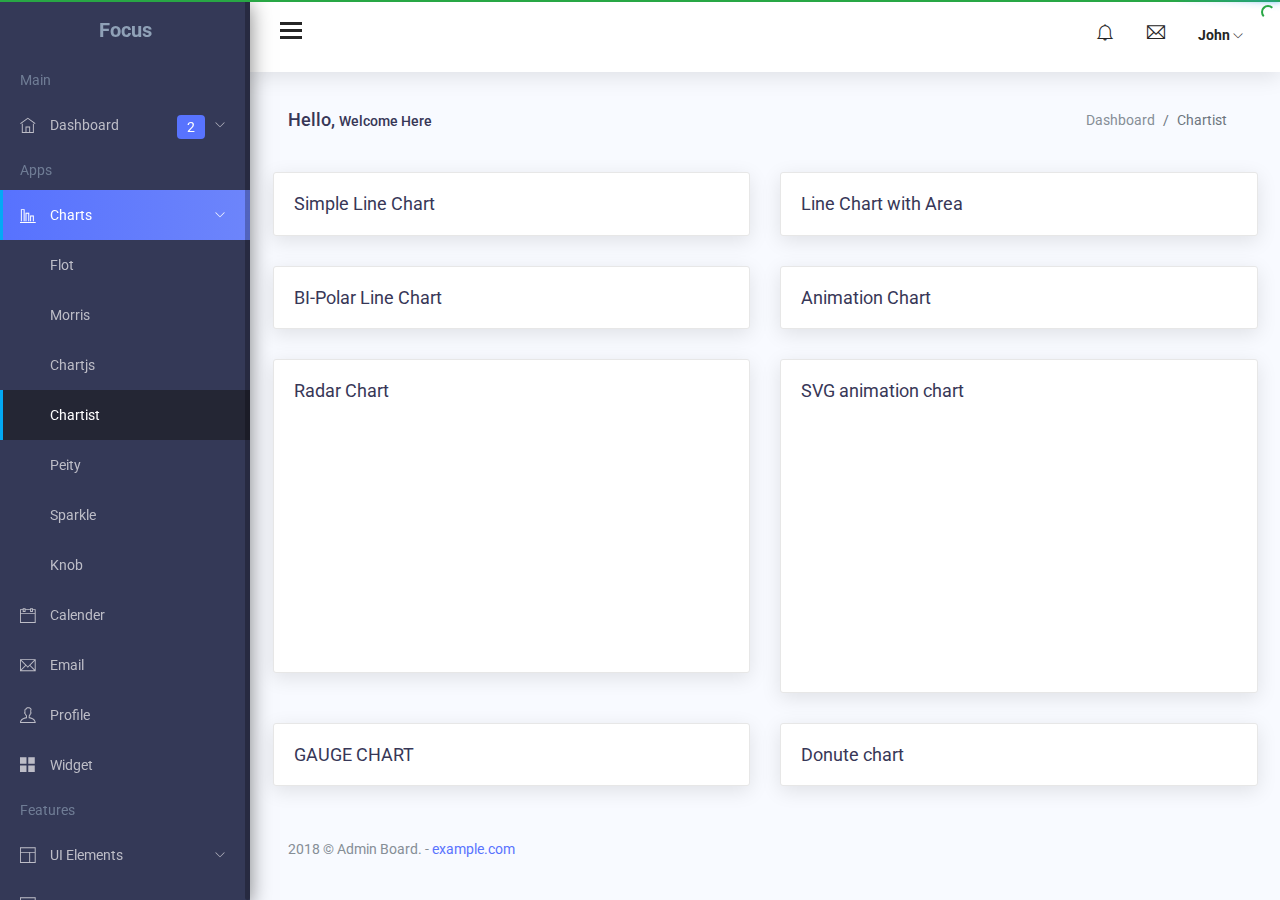
<file: src/main/resources/static/focus/chartist.html>
<!DOCTYPE html>
<html lang="en">

  <head>
    <meta charset="utf-8">
    <meta http-equiv="X-UA-Compatible" content="IE=edge">
    <meta name="viewport" content="width=device-width, initial-scale=1">

    <title>Focus Bootstrap 4 Admin Template</title>

    <!-- ================= Favicon ================== -->
    <!-- Standard -->
    <link rel="shortcut icon" href="http://placehold.it/64.png/000/fff">
    <!-- Retina iPad Touch Icon-->
    <link rel="apple-touch-icon" sizes="144x144" href="http://placehold.it/144.png/000/fff">
    <!-- Retina iPhone Touch Icon-->
    <link rel="apple-touch-icon" sizes="114x114" href="http://placehold.it/114.png/000/fff">
    <!-- Standard iPad Touch Icon-->
    <link rel="apple-touch-icon" sizes="72x72" href="http://placehold.it/72.png/000/fff">
    <!-- Standard iPhone Touch Icon-->
    <link rel="apple-touch-icon" sizes="57x57" href="http://placehold.it/57.png/000/fff">

    <!-- Styles -->
    <link href="assets/css/lib/chartist/chartist.min.css" rel="stylesheet">
    <link href="assets/css/lib/font-awesome.min.css" rel="stylesheet">
    <link href="assets/css/lib/themify-icons.css" rel="stylesheet">
    <link href="assets/css/lib/menubar/sidebar.css" rel="stylesheet">
    <link href="assets/css/lib/bootstrap.min.css" rel="stylesheet">
    
    <link href="assets/css/lib/helper.css" rel="stylesheet">
    <link href="assets/css/style.css" rel="stylesheet">
  </head>

  <body>

    <div class="sidebar sidebar-hide-to-small sidebar-shrink sidebar-gestures">
      <div class="nano">
        <div class="nano-content">
          <div class="logo"><a href="index.html"><!-- <img src="assets/images/logo.png" alt="" /> --><span>Focus</span></a></div>
          <ul>
            <li class="label">Main</li>
            <li><a class="sidebar-sub-toggle"><i class="ti-home"></i> Dashboard <span class="badge badge-primary">2</span> <span class="sidebar-collapse-icon ti-angle-down"></span></a>
              <ul>
                <li><a href="index.html">Dashboard 1</a></li>
                <li><a href="index1.html">Dashboard 2</a></li>
                
                
                
              </ul>
            </li>

            <li class="label">Apps</li>
            <li><a class="sidebar-sub-toggle"><i class="ti-bar-chart-alt"></i>  Charts  <span class="sidebar-collapse-icon ti-angle-down"></span></a>
              <ul>
                <li><a href="chart-flot.html">Flot</a></li>
                <li><a href="chart-morris.html">Morris</a></li>
                <li><a href="chartjs.html">Chartjs</a></li>
                <li><a href="chartist.html">Chartist</a></li>
                <li><a href="chart-peity.html">Peity</a></li>
                <li><a href="chart-sparkline.html">Sparkle</a></li>
                <li><a href="chart-knob.html">Knob</a></li>
              </ul>
            </li>
            <li><a href="app-event-calender.html"><i class="ti-calendar"></i> Calender </a></li>
            <li><a href="app-email.html"><i class="ti-email"></i> Email</a></li>
            <li><a href="app-profile.html"><i class="ti-user"></i> Profile</a></li>
            <li><a href="app-widget-card.html"><i class="ti-layout-grid2-alt"></i> Widget</a></li>
            <li class="label">Features</li>
            <li><a class="sidebar-sub-toggle"><i class="ti-layout"></i> UI Elements <span class="sidebar-collapse-icon ti-angle-down"></span></a>
              <ul>
                <li><a href="ui-typography.html">Typography</a></li>
                <li><a href="ui-alerts.html">Alerts</a></li>

                <li><a href="ui-button.html">Button</a></li>
                <li><a href="ui-dropdown.html">Dropdown</a></li>

                <li><a href="ui-list-group.html">List Group</a></li>

                <li><a href="ui-progressbar.html">Progressbar</a></li>
                <li><a href="ui-tab.html">Tab</a></li>

              </ul>
            </li>
            <li><a class="sidebar-sub-toggle"><i class="ti-panel"></i> Components <span class="sidebar-collapse-icon ti-angle-down"></span></a>
              <ul>
                <li><a href="uc-calendar.html">Calendar</a></li>
                <li><a href="uc-carousel.html">Carousel</a></li>
                <li><a href="uc-weather.html">Weather</a></li>
                <li><a href="uc-datamap.html">Datamap</a></li>
                <li><a href="uc-todo-list.html">To do</a></li>
                <li><a href="uc-scrollable.html">Scrollable</a></li>
                <li><a href="uc-sweetalert.html">Sweet Alert</a></li>
                <li><a href="uc-toastr.html">Toastr</a></li>
                <li><a href="uc-range-slider-basic.html">Basic Range Slider</a></li>
                <li><a href="uc-range-slider-advance.html">Advance Range Slider</a></li>
                <li><a href="uc-nestable.html">Nestable</a></li>

                <li><a href="uc-rating-bar-rating.html">Bar Rating</a></li>
                <li><a href="uc-rating-jRate.html">jRate</a></li>
              </ul>
            </li>
            <li><a class="sidebar-sub-toggle"><i class="ti-layout-grid4-alt"></i> Table <span class="sidebar-collapse-icon ti-angle-down"></span></a>
              <ul>
                <li><a href="table-basic.html">Basic</a></li>

                <li><a href="table-export.html">Datatable Export</a></li>
                <li><a href="table-row-select.html">Datatable Row Select</a></li>
                <li><a href="table-jsgrid.html">Editable </a></li>
              </ul>
            </li>
            <li><a class="sidebar-sub-toggle"><i class="ti-heart"></i> Icons <span class="sidebar-collapse-icon ti-angle-down"></span></a>
              <ul>
                <li><a href="font-themify.html">Themify</a></li>
              </ul>
            </li>
            <li><a class="sidebar-sub-toggle"><i class="ti-map"></i> Maps <span class="sidebar-collapse-icon ti-angle-down"></span></a>
              <ul>
                <li><a href="gmaps.html">Basic</a></li>
                <li><a href="vector-map.html">Vector Map</a></li>
              </ul>
            </li>
            <li class="label">Form</li>
            <li><a href="form-basic.html"><i class="ti-view-list-alt"></i> Basic Form </a></li>
            <li class="label">Extra</li>
            <li><a class="sidebar-sub-toggle"><i class="ti-files"></i> Invoice <span class="sidebar-collapse-icon ti-angle-down"></span></a>
              <ul>
                <li><a href="invoice.html">Basic</a></li>
                <li><a href="invoice-editable.html">Editable</a></li>
              </ul>
            </li>
            <li><a class="sidebar-sub-toggle"><i class="ti-target"></i> Pages <span class="sidebar-collapse-icon ti-angle-down"></span></a>
              <ul>
                <li><a href="page-login.html">Login</a></li>
                <li><a href="page-register.html">Register</a></li>
                <li><a href="page-reset-password.html">Forgot password</a></li>
              </ul>
            </li>
            <li><a href="../documentation/index.html"><i class="ti-file"></i> Documentation</a></li>
            <li><a><i class="ti-close"></i> Logout</a></li>
          </ul>
        </div>
      </div>
    </div>
    <!-- /# sidebar -->


    <div class="header">
        <div class="container-fluid">
            <div class="row">
                <div class="col-lg-12">
                    <div class="float-left">
                        <div class="hamburger sidebar-toggle">
                            <span class="line"></span>
                            <span class="line"></span>
                            <span class="line"></span>
                        </div>
                    </div>
                    <div class="float-right">
                        <div class="dropdown dib">
                            <div class="header-icon" data-toggle="dropdown">
                                <i class="ti-bell"></i>
                                <div class="drop-down dropdown-menu dropdown-menu-right">
                                    <div class="dropdown-content-heading">
                                        <span class="text-left">Recent Notifications</span>
                                    </div>
                                    <div class="dropdown-content-body">
                                        <ul>
                                            <li>
                                                <a href="#">
                                                    <img class="pull-left m-r-10 avatar-img" src="assets/images/avatar/3.jpg" alt="" />
                                                    <div class="notification-content">
                                                        <small class="notification-timestamp pull-right">02:34 PM</small>
                                                        <div class="notification-heading">Mr. John</div>
                                                        <div class="notification-text">5 members joined today </div>
                                                    </div>
                                                </a>
                                            </li>
                                            <li>
                                                <a href="#">
                                                    <img class="pull-left m-r-10 avatar-img" src="assets/images/avatar/3.jpg" alt="" />
                                                    <div class="notification-content">
                                                        <small class="notification-timestamp pull-right">02:34 PM</small>
                                                        <div class="notification-heading">Mariam</div>
                                                        <div class="notification-text">likes a photo of you</div>
                                                    </div>
                                                </a>
                                            </li>
                                            <li>
                                                <a href="#">
                                                    <img class="pull-left m-r-10 avatar-img" src="assets/images/avatar/3.jpg" alt="" />
                                                    <div class="notification-content">
                                                        <small class="notification-timestamp pull-right">02:34 PM</small>
                                                        <div class="notification-heading">Tasnim</div>
                                                        <div class="notification-text">Hi Teddy, Just wanted to let you ...</div>
                                                    </div>
                                                </a>
                                            </li>
                                            <li>
                                                <a href="#">
                                                    <img class="pull-left m-r-10 avatar-img" src="assets/images/avatar/3.jpg" alt="" />
                                                    <div class="notification-content">
                                                        <small class="notification-timestamp pull-right">02:34 PM</small>
                                                        <div class="notification-heading">Mr. John</div>
                                                        <div class="notification-text">Hi Teddy, Just wanted to let you ...</div>
                                                    </div>
                                                </a>
                                            </li>
                                            <li class="text-center">
                                                <a href="#" class="more-link">See All</a>
                                            </li>
                                        </ul>
                                    </div>
                                </div>
                            </div>
                        </div>
                        <div class="dropdown dib">
                            <div class="header-icon" data-toggle="dropdown">
                                <i class="ti-email"></i>
                                <div class="drop-down dropdown-menu dropdown-menu-right">
                                    <div class="dropdown-content-heading">
                                        <span class="text-left">2 New Messages</span>
                                        <a href="email.html">
                                            <i class="ti-pencil-alt pull-right"></i>
                                        </a>
                                    </div>
                                    <div class="dropdown-content-body">
                                        <ul>
                                            <li class="notification-unread">
                                                <a href="#">
                                                    <img class="pull-left m-r-10 avatar-img" src="assets/images/avatar/1.jpg" alt="" />
                                                    <div class="notification-content">
                                                        <small class="notification-timestamp pull-right">02:34 PM</small>
                                                        <div class="notification-heading">Michael Qin</div>
                                                        <div class="notification-text">Hi Teddy, Just wanted to let you ...</div>
                                                    </div>
                                                </a>
                                            </li>
                                            <li class="notification-unread">
                                                <a href="#">
                                                    <img class="pull-left m-r-10 avatar-img" src="assets/images/avatar/2.jpg" alt="" />
                                                    <div class="notification-content">
                                                        <small class="notification-timestamp pull-right">02:34 PM</small>
                                                        <div class="notification-heading">Mr. John</div>
                                                        <div class="notification-text">Hi Teddy, Just wanted to let you ...</div>
                                                    </div>
                                                </a>
                                            </li>
                                            <li>
                                                <a href="#">
                                                    <img class="pull-left m-r-10 avatar-img" src="assets/images/avatar/3.jpg" alt="" />
                                                    <div class="notification-content">
                                                        <small class="notification-timestamp pull-right">02:34 PM</small>
                                                        <div class="notification-heading">Michael Qin</div>
                                                        <div class="notification-text">Hi Teddy, Just wanted to let you ...</div>
                                                    </div>
                                                </a>
                                            </li>
                                            <li>
                                                <a href="#">
                                                    <img class="pull-left m-r-10 avatar-img" src="assets/images/avatar/2.jpg" alt="" />
                                                    <div class="notification-content">
                                                        <small class="notification-timestamp pull-right">02:34 PM</small>
                                                        <div class="notification-heading">Mr. John</div>
                                                        <div class="notification-text">Hi Teddy, Just wanted to let you ...</div>
                                                    </div>
                                                </a>
                                            </li>
                                            <li class="text-center">
                                                <a href="#" class="more-link">See All</a>
                                            </li>
                                        </ul>
                                    </div>
                                </div>
                            </div>
                        </div>
                        <div class="dropdown dib">
                            <div class="header-icon" data-toggle="dropdown">
                                <span class="user-avatar">John
                                    <i class="ti-angle-down f-s-10"></i>
                                </span>
                                <div class="drop-down dropdown-profile dropdown-menu dropdown-menu-right">
                                    <div class="dropdown-content-heading">
                                        <span class="text-left">Upgrade Now</span>
                                        <p class="trial-day">30 Days Trail</p>
                                    </div>
                                    <div class="dropdown-content-body">
                                        <ul>
                                            <li>
                                                <a href="#">
                                                    <i class="ti-user"></i>
                                                    <span>Profile</span>
                                                </a>
                                            </li>

                                            <li>
                                                <a href="#">
                                                    <i class="ti-email"></i>
                                                    <span>Inbox</span>
                                                </a>
                                            </li>
                                            <li>
                                                <a href="#">
                                                    <i class="ti-settings"></i>
                                                    <span>Setting</span>
                                                </a>
                                            </li>

                                            <li>
                                                <a href="#">
                                                    <i class="ti-lock"></i>
                                                    <span>Lock Screen</span>
                                                </a>
                                            </li>
                                            <li>
                                                <a href="#">
                                                    <i class="ti-power-off"></i>
                                                    <span>Logout</span>
                                                </a>
                                            </li>
                                        </ul>
                                    </div>
                                </div>
                            </div>
                        </div>
                    </div>
                </div>
            </div>
        </div>
    </div>



    <div class="content-wrap">
      <div class="main">
        <div class="container-fluid">
          <div class="row">
            <div class="col-lg-8 p-r-0 title-margin-right">
              <div class="page-header">
                <div class="page-title">
                  <h1>Hello, <span>Welcome Here</span></h1>
                </div>
              </div>
            </div>
            <!-- /# column -->
            <div class="col-lg-4 p-l-0 title-margin-left">
              <div class="page-header">
                <div class="page-title">
                  <ol class="breadcrumb">
                    <li class="breadcrumb-item"><a href="#">Dashboard</a></li>
                    <li class="breadcrumb-item active">Chartist</li>
                  </ol>
                </div>
              </div>
            </div>
            <!-- /# column -->
          </div>
          <!-- /# row -->
          <section id="main-content">
            <div class="row">
              <!-- column -->
              <div class="col-lg-6">
                <div class="card">
                  <div class="card-block">
                    <h4 class="card-title">Simple Line Chart</h4>
                    <div class="ct-sm-line-chart"></div>
                  </div>
                </div>
              </div>
              <!-- column -->
              <!-- column -->
              <div class="col-lg-6">
                <div class="card">
                  <div class="card-block">
                    <h4 class="card-title">Line Chart with Area</h4>
                    <div class="ct-area-ln-chart"></div>
                  </div>
                </div>
              </div>
              <!-- column -->
              <!-- column -->
              <div class="col-lg-6">
                <div class="card">
                  <div class="card-block">
                    <h4 class="card-title">BI-Polar Line Chart</h4>
                    <div id="ct-polar-chart"></div>
                  </div>
                </div>
              </div>
              <!-- column -->
              <!-- column -->
              <div class="col-lg-6">
                <div class="card">
                  <div class="card-block">
                    <h4 class="card-title">Animation Chart</h4>
                    <div class="ct-animation-chart"></div>
                  </div>
                </div>
              </div>
              <!-- column -->
              <!-- column -->
              <div class="col-lg-6">
                <div class="card">
                  <div class="card-block">
                    <h4 class="card-title">Radar Chart</h4>
                    <div class="ct-bar-chart"></div>
                  </div>
                </div>
              </div>
              <!-- column -->
              <!-- column -->
              <div class="col-lg-6">
                <div class="card">
                  <div class="card-block">
                    <h4 class="card-title">SVG animation chart</h4>
                    <div class="ct-svg-chart"></div>
                  </div>
                </div>
              </div>
              <!-- column -->
              <!-- column -->
              <div class="col-lg-6">
                <div class="card">
                  <div class="card-block">
                    <h4 class="card-title">GAUGE CHART</h4>
                    <div class="ct-gauge-chart"></div>
                  </div>
                </div>
              </div>
              <!-- column -->
              <!-- column -->
              <div class="col-lg-6">
                <div class="card">
                  <div class="card-block">
                    <h4 class="card-title">Donute chart</h4>
                    <div class="ct-donute-chart"></div>
                  </div>
                </div>
              </div>
              <!-- column -->
            </div>
            <div class="row">
              <div class="col-lg-12">
                <div class="footer">
                  <p>2018 © Admin Board. - <a href="#">example.com</a></p>
                </div>
              </div>
            </div>
          </section>
        </div>
      </div>
    </div>

    <div id="search">
      <button type="button" class="close">×</button>
      <form>
        <input type="search" value="" placeholder="type keyword(s) here" />
        <button type="submit" class="btn btn-primary">Search</button>
      </form>
    </div>
    <!-- jquery vendor -->
    <script src="assets/js/lib/jquery.min.js"></script>
    <script src="assets/js/lib/jquery.nanoscroller.min.js"></script>
    <!-- nano scroller -->
    <script src="assets/js/lib/menubar/sidebar.js"></script>
    <script src="assets/js/lib/preloader/pace.min.js"></script>
    <!-- sidebar -->
    <script src="assets/js/lib/bootstrap.min.js"></script>
	<script src="assets/js/scripts.js"></script>
    <!-- bootstrap -->


    
    <script src="assets/js/lib/bootstrap.min.js"></script>
    <!-- scripit init-->

  </body>

</html>
</file>
<file: src/main/resources/static/focus/assets/css/lib/themify-icons.css>
.icon-section {
	margin: 0 0 3em;
	clear: both;
	overflow: hidden;
}
.icon-container {
	width: 240px; 
	padding: .7em 0;
	float: left; 
	position: relative;
	text-align: left;
}
.icon-container [class^="ti-"], 
.icon-container [class*=" ti-"] {
	color: #000;
	position: absolute;
	margin-top: 3px;
	transition: .3s;
}
.icon-container:hover [class^="ti-"],
.icon-container:hover [class*=" ti-"] {
	font-size: 2.2em;
	margin-top: -5px;
}
.icon-container:hover .icon-name {
	color: #000;
}
.icon-name {
	color: #aaa;
	margin-left: 35px;
	font-size: 14px;
	transition: .3s;
}
.icon-container:hover .icon-name {
	margin-left: 45px;
}
















@font-face {
	font-family: 'themify';
	src:url('../../fonts/themify.eot?-fvbane');
	src:url('../../fonts/themify.eot?#iefix-fvbane') format('embedded-opentype'),
		url('../../fonts/themify.woff?-fvbane') format('woff'),
		url('../../fonts/themify.ttf?-fvbane') format('truetype'),
		url('../../fonts/themify.svg?-fvbane#themify') format('svg');
	font-weight: normal;
	font-style: normal;
}

@font-face {
	font-family: 'themify';
	src:url('../admin/assets/fonts/themify.eot?-fvbane');
	src:url('../admin/assets/fonts/themify.eot?#iefix-fvbane') format('embedded-opentype'),
		url('../admin/assets/fonts/themify.woff?-fvbane') format('woff'),
		url('../admin/assets/fonts/themify.ttf?-fvbane') format('truetype'),
		url('../admin/assets/fonts/themify.svg?-fvbane#themify') format('svg');
	font-weight: normal;
	font-style: normal;
}

[class^="ti-"], [class*=" ti-"] {
	font-family: 'themify';
	speak: none;
	font-style: normal;
	font-weight: normal;
	font-variant: normal;
	text-transform: none;
	line-height: 1;

	/* Better Font Rendering =========== */
	-webkit-font-smoothing: antialiased;
	-moz-osx-font-smoothing: grayscale;
}

.ti-wand:before {
	content: "\e600";
}
.ti-volume:before {
	content: "\e601";
}
.ti-user:before {
	content: "\e602";
}
.ti-unlock:before {
	content: "\e603";
}
.ti-unlink:before {
	content: "\e604";
}
.ti-trash:before {
	content: "\e605";
}
.ti-thought:before {
	content: "\e606";
}
.ti-target:before {
	content: "\e607";
}
.ti-tag:before {
	content: "\e608";
}
.ti-tablet:before {
	content: "\e609";
}
.ti-star:before {
	content: "\e60a";
}
.ti-spray:before {
	content: "\e60b";
}
.ti-signal:before {
	content: "\e60c";
}
.ti-shopping-cart:before {
	content: "\e60d";
}
.ti-shopping-cart-full:before {
	content: "\e60e";
}
.ti-settings:before {
	content: "\e60f";
}
.ti-search:before {
	content: "\e610";
}
.ti-zoom-in:before {
	content: "\e611";
}
.ti-zoom-out:before {
	content: "\e612";
}
.ti-cut:before {
	content: "\e613";
}
.ti-ruler:before {
	content: "\e614";
}
.ti-ruler-pencil:before {
	content: "\e615";
}
.ti-ruler-alt:before {
	content: "\e616";
}
.ti-bookmark:before {
	content: "\e617";
}
.ti-bookmark-alt:before {
	content: "\e618";
}
.ti-reload:before {
	content: "\e619";
}
.ti-plus:before {
	content: "\e61a";
}
.ti-pin:before {
	content: "\e61b";
}
.ti-pencil:before {
	content: "\e61c";
}
.ti-pencil-alt:before {
	content: "\e61d";
}
.ti-paint-roller:before {
	content: "\e61e";
}
.ti-paint-bucket:before {
	content: "\e61f";
}
.ti-na:before {
	content: "\e620";
}
.ti-mobile:before {
	content: "\e621";
}
.ti-minus:before {
	content: "\e622";
}
.ti-medall:before {
	content: "\e623";
}
.ti-medall-alt:before {
	content: "\e624";
}
.ti-marker:before {
	content: "\e625";
}
.ti-marker-alt:before {
	content: "\e626";
}
.ti-arrow-up:before {
	content: "\e627";
}
.ti-arrow-right:before {
	content: "\e628";
}
.ti-arrow-left:before {
	content: "\e629";
}
.ti-arrow-down:before {
	content: "\e62a";
}
.ti-lock:before {
	content: "\e62b";
}
.ti-location-arrow:before {
	content: "\e62c";
}
.ti-link:before {
	content: "\e62d";
}
.ti-layout:before {
	content: "\e62e";
}
.ti-layers:before {
	content: "\e62f";
}
.ti-layers-alt:before {
	content: "\e630";
}
.ti-key:before {
	content: "\e631";
}
.ti-import:before {
	content: "\e632";
}
.ti-image:before {
	content: "\e633";
}
.ti-heart:before {
	content: "\e634";
}
.ti-heart-broken:before {
	content: "\e635";
}
.ti-hand-stop:before {
	content: "\e636";
}
.ti-hand-open:before {
	content: "\e637";
}
.ti-hand-drag:before {
	content: "\e638";
}
.ti-folder:before {
	content: "\e639";
}
.ti-flag:before {
	content: "\e63a";
}
.ti-flag-alt:before {
	content: "\e63b";
}
.ti-flag-alt-2:before {
	content: "\e63c";
}
.ti-eye:before {
	content: "\e63d";
}
.ti-export:before {
	content: "\e63e";
}
.ti-exchange-vertical:before {
	content: "\e63f";
}
.ti-desktop:before {
	content: "\e640";
}
.ti-cup:before {
	content: "\e641";
}
.ti-crown:before {
	content: "\e642";
}
.ti-comments:before {
	content: "\e643";
}
.ti-comment:before {
	content: "\e644";
}
.ti-comment-alt:before {
	content: "\e645";
}
.ti-close:before {
	content: "\e646";
}
.ti-clip:before {
	content: "\e647";
}
.ti-angle-up:before {
	content: "\e648";
}
.ti-angle-right:before {
	content: "\e649";
}
.ti-angle-left:before {
	content: "\e64a";
}
.ti-angle-down:before {
	content: "\e64b";
}
.ti-check:before {
	content: "\e64c";
}
.ti-check-box:before {
	content: "\e64d";
}
.ti-camera:before {
	content: "\e64e";
}
.ti-announcement:before {
	content: "\e64f";
}
.ti-brush:before {
	content: "\e650";
}
.ti-briefcase:before {
	content: "\e651";
}
.ti-bolt:before {
	content: "\e652";
}
.ti-bolt-alt:before {
	content: "\e653";
}
.ti-blackboard:before {
	content: "\e654";
}
.ti-bag:before {
	content: "\e655";
}
.ti-move:before {
	content: "\e656";
}
.ti-arrows-vertical:before {
	content: "\e657";
}
.ti-arrows-horizontal:before {
	content: "\e658";
}
.ti-fullscreen:before {
	content: "\e659";
}
.ti-arrow-top-right:before {
	content: "\e65a";
}
.ti-arrow-top-left:before {
	content: "\e65b";
}
.ti-arrow-circle-up:before {
	content: "\e65c";
}
.ti-arrow-circle-right:before {
	content: "\e65d";
}
.ti-arrow-circle-left:before {
	content: "\e65e";
}
.ti-arrow-circle-down:before {
	content: "\e65f";
}
.ti-angle-double-up:before {
	content: "\e660";
}
.ti-angle-double-right:before {
	content: "\e661";
}
.ti-angle-double-left:before {
	content: "\e662";
}
.ti-angle-double-down:before {
	content: "\e663";
}
.ti-zip:before {
	content: "\e664";
}
.ti-world:before {
	content: "\e665";
}
.ti-wheelchair:before {
	content: "\e666";
}
.ti-view-list:before {
	content: "\e667";
}
.ti-view-list-alt:before {
	content: "\e668";
}
.ti-view-grid:before {
	content: "\e669";
}
.ti-uppercase:before {
	content: "\e66a";
}
.ti-upload:before {
	content: "\e66b";
}
.ti-underline:before {
	content: "\e66c";
}
.ti-truck:before {
	content: "\e66d";
}
.ti-timer:before {
	content: "\e66e";
}
.ti-ticket:before {
	content: "\e66f";
}
.ti-thumb-up:before {
	content: "\e670";
}
.ti-thumb-down:before {
	content: "\e671";
}
.ti-text:before {
	content: "\e672";
}
.ti-stats-up:before {
	content: "\e673";
}
.ti-stats-down:before {
	content: "\e674";
}
.ti-split-v:before {
	content: "\e675";
}
.ti-split-h:before {
	content: "\e676";
}
.ti-smallcap:before {
	content: "\e677";
}
.ti-shine:before {
	content: "\e678";
}
.ti-shift-right:before {
	content: "\e679";
}
.ti-shift-left:before {
	content: "\e67a";
}
.ti-shield:before {
	content: "\e67b";
}
.ti-notepad:before {
	content: "\e67c";
}
.ti-server:before {
	content: "\e67d";
}
.ti-quote-right:before {
	content: "\e67e";
}
.ti-quote-left:before {
	content: "\e67f";
}
.ti-pulse:before {
	content: "\e680";
}
.ti-printer:before {
	content: "\e681";
}
.ti-power-off:before {
	content: "\e682";
}
.ti-plug:before {
	content: "\e683";
}
.ti-pie-chart:before {
	content: "\e684";
}
.ti-paragraph:before {
	content: "\e685";
}
.ti-panel:before {
	content: "\e686";
}
.ti-package:before {
	content: "\e687";
}
.ti-music:before {
	content: "\e688";
}
.ti-music-alt:before {
	content: "\e689";
}
.ti-mouse:before {
	content: "\e68a";
}
.ti-mouse-alt:before {
	content: "\e68b";
}
.ti-money:before {
	content: "\e68c";
}
.ti-microphone:before {
	content: "\e68d";
}
.ti-menu:before {
	content: "\e68e";
}
.ti-menu-alt:before {
	content: "\e68f";
}
.ti-map:before {
	content: "\e690";
}
.ti-map-alt:before {
	content: "\e691";
}
.ti-loop:before {
	content: "\e692";
}
.ti-location-pin:before {
	content: "\e693";
}
.ti-list:before {
	content: "\e694";
}
.ti-light-bulb:before {
	content: "\e695";
}
.ti-Italic:before {
	content: "\e696";
}
.ti-info:before {
	content: "\e697";
}
.ti-infinite:before {
	content: "\e698";
}
.ti-id-badge:before {
	content: "\e699";
}
.ti-hummer:before {
	content: "\e69a";
}
.ti-home:before {
	content: "\e69b";
}
.ti-help:before {
	content: "\e69c";
}
.ti-headphone:before {
	content: "\e69d";
}
.ti-harddrives:before {
	content: "\e69e";
}
.ti-harddrive:before {
	content: "\e69f";
}
.ti-gift:before {
	content: "\e6a0";
}
.ti-game:before {
	content: "\e6a1";
}
.ti-filter:before {
	content: "\e6a2";
}
.ti-files:before {
	content: "\e6a3";
}
.ti-file:before {
	content: "\e6a4";
}
.ti-eraser:before {
	content: "\e6a5";
}
.ti-envelope:before {
	content: "\e6a6";
}
.ti-download:before {
	content: "\e6a7";
}
.ti-direction:before {
	content: "\e6a8";
}
.ti-direction-alt:before {
	content: "\e6a9";
}
.ti-dashboard:before {
	content: "\e6aa";
}
.ti-control-stop:before {
	content: "\e6ab";
}
.ti-control-shuffle:before {
	content: "\e6ac";
}
.ti-control-play:before {
	content: "\e6ad";
}
.ti-control-pause:before {
	content: "\e6ae";
}
.ti-control-forward:before {
	content: "\e6af";
}
.ti-control-backward:before {
	content: "\e6b0";
}
.ti-cloud:before {
	content: "\e6b1";
}
.ti-cloud-up:before {
	content: "\e6b2";
}
.ti-cloud-down:before {
	content: "\e6b3";
}
.ti-clipboard:before {
	content: "\e6b4";
}
.ti-car:before {
	content: "\e6b5";
}
.ti-calendar:before {
	content: "\e6b6";
}
.ti-book:before {
	content: "\e6b7";
}
.ti-bell:before {
	content: "\e6b8";
}
.ti-basketball:before {
	content: "\e6b9";
}
.ti-bar-chart:before {
	content: "\e6ba";
}
.ti-bar-chart-alt:before {
	content: "\e6bb";
}
.ti-back-right:before {
	content: "\e6bc";
}
.ti-back-left:before {
	content: "\e6bd";
}
.ti-arrows-corner:before {
	content: "\e6be";
}
.ti-archive:before {
	content: "\e6bf";
}
.ti-anchor:before {
	content: "\e6c0";
}
.ti-align-right:before {
	content: "\e6c1";
}
.ti-align-left:before {
	content: "\e6c2";
}
.ti-align-justify:before {
	content: "\e6c3";
}
.ti-align-center:before {
	content: "\e6c4";
}
.ti-alert:before {
	content: "\e6c5";
}
.ti-alarm-clock:before {
	content: "\e6c6";
}
.ti-agenda:before {
	content: "\e6c7";
}
.ti-write:before {
	content: "\e6c8";
}
.ti-window:before {
	content: "\e6c9";
}
.ti-widgetized:before {
	content: "\e6ca";
}
.ti-widget:before {
	content: "\e6cb";
}
.ti-widget-alt:before {
	content: "\e6cc";
}
.ti-wallet:before {
	content: "\e6cd";
}
.ti-video-clapper:before {
	content: "\e6ce";
}
.ti-video-camera:before {
	content: "\e6cf";
}
.ti-vector:before {
	content: "\e6d0";
}
.ti-themify-logo:before {
	content: "\e6d1";
}
.ti-themify-favicon:before {
	content: "\e6d2";
}
.ti-themify-favicon-alt:before {
	content: "\e6d3";
}
.ti-support:before {
	content: "\e6d4";
}
.ti-stamp:before {
	content: "\e6d5";
}
.ti-split-v-alt:before {
	content: "\e6d6";
}
.ti-slice:before {
	content: "\e6d7";
}
.ti-shortcode:before {
	content: "\e6d8";
}
.ti-shift-right-alt:before {
	content: "\e6d9";
}
.ti-shift-left-alt:before {
	content: "\e6da";
}
.ti-ruler-alt-2:before {
	content: "\e6db";
}
.ti-receipt:before {
	content: "\e6dc";
}
.ti-pin2:before {
	content: "\e6dd";
}
.ti-pin-alt:before {
	content: "\e6de";
}
.ti-pencil-alt2:before {
	content: "\e6df";
}
.ti-palette:before {
	content: "\e6e0";
}
.ti-more:before {
	content: "\e6e1";
}
.ti-more-alt:before {
	content: "\e6e2";
}
.ti-microphone-alt:before {
	content: "\e6e3";
}
.ti-magnet:before {
	content: "\e6e4";
}
.ti-line-double:before {
	content: "\e6e5";
}
.ti-line-dotted:before {
	content: "\e6e6";
}
.ti-line-dashed:before {
	content: "\e6e7";
}
.ti-layout-width-full:before {
	content: "\e6e8";
}
.ti-layout-width-default:before {
	content: "\e6e9";
}
.ti-layout-width-default-alt:before {
	content: "\e6ea";
}
.ti-layout-tab:before {
	content: "\e6eb";
}
.ti-layout-tab-window:before {
	content: "\e6ec";
}
.ti-layout-tab-v:before {
	content: "\e6ed";
}
.ti-layout-tab-min:before {
	content: "\e6ee";
}
.ti-layout-slider:before {
	content: "\e6ef";
}
.ti-layout-slider-alt:before {
	content: "\e6f0";
}
.ti-layout-sidebar-right:before {
	content: "\e6f1";
}
.ti-layout-sidebar-none:before {
	content: "\e6f2";
}
.ti-layout-sidebar-left:before {
	content: "\e6f3";
}
.ti-layout-placeholder:before {
	content: "\e6f4";
}
.ti-layout-menu:before {
	content: "\e6f5";
}
.ti-layout-menu-v:before {
	content: "\e6f6";
}
.ti-layout-menu-separated:before {
	content: "\e6f7";
}
.ti-layout-menu-full:before {
	content: "\e6f8";
}
.ti-layout-media-right-alt:before {
	content: "\e6f9";
}
.ti-layout-media-right:before {
	content: "\e6fa";
}
.ti-layout-media-overlay:before {
	content: "\e6fb";
}
.ti-layout-media-overlay-alt:before {
	content: "\e6fc";
}
.ti-layout-media-overlay-alt-2:before {
	content: "\e6fd";
}
.ti-layout-media-left-alt:before {
	content: "\e6fe";
}
.ti-layout-media-left:before {
	content: "\e6ff";
}
.ti-layout-media-center-alt:before {
	content: "\e700";
}
.ti-layout-media-center:before {
	content: "\e701";
}
.ti-layout-list-thumb:before {
	content: "\e702";
}
.ti-layout-list-thumb-alt:before {
	content: "\e703";
}
.ti-layout-list-post:before {
	content: "\e704";
}
.ti-layout-list-large-image:before {
	content: "\e705";
}
.ti-layout-line-solid:before {
	content: "\e706";
}
.ti-layout-grid4:before {
	content: "\e707";
}
.ti-layout-grid3:before {
	content: "\e708";
}
.ti-layout-grid2:before {
	content: "\e709";
}
.ti-layout-grid2-thumb:before {
	content: "\e70a";
}
.ti-layout-cta-right:before {
	content: "\e70b";
}
.ti-layout-cta-left:before {
	content: "\e70c";
}
.ti-layout-cta-center:before {
	content: "\e70d";
}
.ti-layout-cta-btn-right:before {
	content: "\e70e";
}
.ti-layout-cta-btn-left:before {
	content: "\e70f";
}
.ti-layout-column4:before {
	content: "\e710";
}
.ti-layout-column3:before {
	content: "\e711";
}
.ti-layout-column2:before {
	content: "\e712";
}
.ti-layout-accordion-separated:before {
	content: "\e713";
}
.ti-layout-accordion-merged:before {
	content: "\e714";
}
.ti-layout-accordion-list:before {
	content: "\e715";
}
.ti-ink-pen:before {
	content: "\e716";
}
.ti-info-alt:before {
	content: "\e717";
}
.ti-help-alt:before {
	content: "\e718";
}
.ti-headphone-alt:before {
	content: "\e719";
}
.ti-hand-point-up:before {
	content: "\e71a";
}
.ti-hand-point-right:before {
	content: "\e71b";
}
.ti-hand-point-left:before {
	content: "\e71c";
}
.ti-hand-point-down:before {
	content: "\e71d";
}
.ti-gallery:before {
	content: "\e71e";
}
.ti-face-smile:before {
	content: "\e71f";
}
.ti-face-sad:before {
	content: "\e720";
}
.ti-credit-card:before {
	content: "\e721";
}
.ti-control-skip-forward:before {
	content: "\e722";
}
.ti-control-skip-backward:before {
	content: "\e723";
}
.ti-control-record:before {
	content: "\e724";
}
.ti-control-eject:before {
	content: "\e725";
}
.ti-comments-smiley:before {
	content: "\e726";
}
.ti-brush-alt:before {
	content: "\e727";
}
.ti-youtube:before {
	content: "\e728";
}
.ti-vimeo:before {
	content: "\e729";
}
.ti-twitter:before {
	content: "\e72a";
}
.ti-time:before {
	content: "\e72b";
}
.ti-tumblr:before {
	content: "\e72c";
}
.ti-skype:before {
	content: "\e72d";
}
.ti-share:before {
	content: "\e72e";
}
.ti-share-alt:before {
	content: "\e72f";
}
.ti-rocket:before {
	content: "\e730";
}
.ti-pinterest:before {
	content: "\e731";
}
.ti-new-window:before {
	content: "\e732";
}
.ti-microsoft:before {
	content: "\e733";
}
.ti-list-ol:before {
	content: "\e734";
}
.ti-linkedin:before {
	content: "\e735";
}
.ti-layout-sidebar-2:before {
	content: "\e736";
}
.ti-layout-grid4-alt:before {
	content: "\e737";
}
.ti-layout-grid3-alt:before {
	content: "\e738";
}
.ti-layout-grid2-alt:before {
	content: "\e739";
}
.ti-layout-column4-alt:before {
	content: "\e73a";
}
.ti-layout-column3-alt:before {
	content: "\e73b";
}
.ti-layout-column2-alt:before {
	content: "\e73c";
}
.ti-instagram:before {
	content: "\e73d";
}
.ti-google:before {
	content: "\e73e";
}
.ti-github:before {
	content: "\e73f";
}
.ti-flickr:before {
	content: "\e740";
}
.ti-facebook:before {
	content: "\e741";
}
.ti-dropbox:before {
	content: "\e742";
}
.ti-dribbble:before {
	content: "\e743";
}
.ti-apple:before {
	content: "\e744";
}
.ti-android:before {
	content: "\e745";
}
.ti-save:before {
	content: "\e746";
}
.ti-save-alt:before {
	content: "\e747";
}
.ti-yahoo:before {
	content: "\e748";
}
.ti-wordpress:before {
	content: "\e749";
}
.ti-vimeo-alt:before {
	content: "\e74a";
}
.ti-twitter-alt:before {
	content: "\e74b";
}
.ti-tumblr-alt:before {
	content: "\e74c";
}
.ti-trello:before {
	content: "\e74d";
}
.ti-stack-overflow:before {
	content: "\e74e";
}
.ti-soundcloud:before {
	content: "\e74f";
}
.ti-sharethis:before {
	content: "\e750";
}
.ti-sharethis-alt:before {
	content: "\e751";
}
.ti-reddit:before {
	content: "\e752";
}
.ti-pinterest-alt:before {
	content: "\e753";
}
.ti-microsoft-alt:before {
	content: "\e754";
}
.ti-linux:before {
	content: "\e755";
}
.ti-jsfiddle:before {
	content: "\e756";
}
.ti-joomla:before {
	content: "\e757";
}
.ti-html5:before {
	content: "\e758";
}
.ti-flickr-alt:before {
	content: "\e759";
}
.ti-email:before {
	content: "\e75a";
}
.ti-drupal:before {
	content: "\e75b";
}
.ti-dropbox-alt:before {
	content: "\e75c";
}
.ti-css3:before {
	content: "\e75d";
}
.ti-rss:before {
	content: "\e75e";
}
.ti-rss-alt:before {
	content: "\e75f";
}
</file>
<file: src/main/resources/static/focus/assets/css/lib/menubar/sidebar.css>
.navbar .sidebar-toggle {
    float: left;
    margin-left: -4px;
}

.navbar .sidebar-toggle+.navbar-brand {
    margin-left: 0;
}

.sidebar {
    position: fixed;
    top: 0px;
    left: 0;
    bottom: 0;
    width: 250px;
    background: #343957;
    /* font-size: 14px; */
    z-index: 100;
    overflow: auto;
    -webkit-transform: translateZ(0);
    transform: translateZ(0);
    -webkit-transition: width 300ms ease-in-out;
    transition: width 300ms ease-in-out;
     box-shadow: 0 5px 20px rgba(0, 0, 0, 0.50);
}

.sidebar.sidebar-static {
    position: absolute;
}

.sidebar i {
    font-size: 1.12em;
    margin-right: 5px;
    vertical-align: middle;
    width: 1.4em;
    display: inline-block;
}

.sidebar i.fa {
    vertical-align: baseline;
}

.sidebar ul {
    margin: 0;
    list-style-type: none;
    padding: 0;
}

.sidebar .nano-content>ul {
    width: 100%;
    -webkit-transition: width 300ms ease-in-out;
    transition: width 300ms ease-in-out;
}

.sidebar .nano-content>ul li.label {
    font-size: 14px;
    /* height: 30px; */
    line-height: 40px;
    color: rgba(160, 180, 200, 0.55);
    text-transform: capitalize;
    font-weight: normal;
}

.sidebar .nano-content>ul li.content {
    padding: 10px;
    color: #D8D8D8;
}

.sidebar .nano-content>ul li.content .progress {
    margin-top: 0.7em;
}

.sidebar .nano-content>ul li>ul {
    display: none;
    background: rgba(52,57,87,0.2)!important;
}

.sidebar .nano-content>ul li.open>ul {
    display: block;
}

.sidebar .nano-content>ul li>a {
    display: block;
    cursor: pointer;
    color: #BDBDC7;
    padding: 10px;
    line-height: 30px;
    border-bottom: none;
    background: #343957;
    text-decoration: none;
    -webkit-transition: all 0.3s ease-in-out;
    transition: all 0.3s ease-in-out;
    position: relative;
}

.sidebar .nano-content>ul li>a:hover {
  background: linear-gradient(to right, #5772FE , #6D85FB);
}

.sidebar .nano-content>ul li>a>.sidebar-collapse-icon {
    float: right;
    margin-right: 5px;
    font-size: 10px;
    margin-top: 10px;
    transition: -webkit-transform 0.3s ease;
    -webkit-transition: -webkit-transform 0.3s ease;
    transition: transform 0.3s ease;
    transition: transform 0.3s ease, -webkit-transform 0.3s ease;
}

.sidebar .nano-content>ul li>a>.badge {
    font-weight: normal;
    position: absolute;
    right: 45px;
    top: 15px;
}

.sidebar .nano-content>ul li:hover>a, .sidebar .nano-content>ul li.active>a, .sidebar .nano-content>ul li.open>a {
    color: #fff;
    position: relative;
}

.sidebar .nano-content>ul li.active>a::before {
    background: #03A9F5;
    content: "";
    height: 100%;
    left: 0;
    position: absolute;
    top: 0;
    width: 3px;
}

.sidebar .nano-content>ul li.open>a>.sidebar-collapse-icon {
    -webkit-transform: rotate(-180deg);
    transform: rotate(-180deg);
}

.sidebar .nano-content>ul>li.label, .sidebar .nano-content>ul>li.content, .sidebar .nano-content>ul>li>a {
    padding-left: 20px;
    padding-right: 20px;
}

html.rtl .sidebar .nano-content>ul>li.label, html.rtl .sidebar .nano-content>ul>li.content, html.rtl .sidebar .nano-content>ul>li>a {
    padding-left: 15px;
    padding-right: 15px;
}

.sidebar .nano-content>ul>li.active>a, .sidebar .nano-content>ul>li.open>a, .sidebar .nano-content>ul>li>ul {
    background: linear-gradient(to right, #5772FE , #6D85FB);
}

.sidebar .nano-content>ul>li>ul>li.label, .sidebar .nano-content>ul>li>ul>li.content, .sidebar .nano-content>ul>li>ul>li>a {
    padding-left: 50px;
    padding-right: 15px;
}

html.rtl .sidebar .nano-content>ul>li>ul>li.label, html.rtl .sidebar .nano-content>ul>li>ul>li.content, html.rtl .sidebar .nano-content>ul>li>ul>li>a {
    padding-left: 15px;
    padding-right: 45px;
}

.sidebar .nano-content>ul>li>ul>li.active>a, .sidebar .nano-content>ul>li>ul>li.open>a, .sidebar .nano-content>ul>li>ul>li>ul {
    background: #242634;
}

.sidebar .nano-content>ul>li>ul>li>ul>li.label, .sidebar .nano-content>ul>li>ul>li>ul>li.content, .sidebar .nano-content>ul>li>ul>li>ul>li>a {
    padding-left: 67.5px;
    padding-right: 15px;
}

html.rtl .sidebar .nano-content>ul>li>ul>li>ul>li.label, html.rtl .sidebar .nano-content>ul>li>ul>li>ul>li.content, html.rtl .sidebar .nano-content>ul>li>ul>li>ul>li>a {
    padding-left: 15px;
    padding-right: 67.5px;
}

.sidebar .nano-content>ul>li>ul>li>ul>li.active>a, .sidebar .nano-content>ul>li>ul>li>ul>li.open>a, .sidebar .nano-content>ul>li>ul>li>ul>li>ul {
    background: #1c1d28;
}

.sidebar .nano-content>ul>li>ul>li>ul>li>ul>li.label, .sidebar .nano-content>ul>li>ul>li>ul>li>ul>li.content, .sidebar .nano-content>ul>li>ul>li>ul>li>ul>li>a {
    padding-left: 90px;
    padding-right: 15px;
}

html.rtl .sidebar .nano-content>ul>li>ul>li>ul>li>ul>li.label, html.rtl .sidebar .nano-content>ul>li>ul>li>ul>li>ul>li.content, html.rtl .sidebar .nano-content>ul>li>ul>li>ul>li>ul>li>a {
    padding-left: 15px;
    padding-right: 90px;
}

/* Small Sidebar styles */

body {
    position: relative;
}

.sidebar-hide .sidebar {
    left: -250px;
}

.sidebar {
    -webkit-transition: left 300ms ease-in-out, width 300ms ease-in-out;
    transition: left 300ms ease-in-out, width 300ms ease-in-out;
}

/* Hide to Small bar */

.sidebar-hide .sidebar.sidebar-hide-to-small {
    position: absolute;
    width: 60px;
    left: 0;
    top: 0px;
}

.sidebar-hide .sidebar.sidebar-hide-to-small, .sidebar-hide .sidebar.sidebar-hide-to-small .nano, .sidebar-hide .sidebar.sidebar-hide-to-small .nano-content {
    overflow: visible;
    /*background: #fff;*/
}

.sidebar-hide .sidebar.sidebar-hide-to-small .nano-content>ul {
    width: 60px;
}

.sidebar-hide .sidebar.sidebar-hide-to-small .nano-content>ul .label, .sidebar-hide .sidebar.sidebar-hide-to-small .nano-content>ul .content {
    display: none;
}

.sidebar-hide .sidebar.sidebar-hide-to-small .nano-content>ul .badge {
    display: none;
}

.sidebar-hide .sidebar.sidebar-hide-to-small .nano-content>ul>li>a {
    padding: 0;
    text-align: center;
    padding: 12px 0;
    line-height: 1;
}

.sidebar-hide .sidebar.sidebar-hide-to-small .nano-content>ul>li>a>i {
    width: auto;
    font-size: 1.2rem;
}

.sidebar-hide .sidebar.sidebar-hide-to-small .nano-content>ul>li>a, .sidebar-hide .sidebar.sidebar-hide-to-small .nano-content>ul>li>a>.sidebar-collapse-icon {
    font-size: 0;
}

.sidebar-hide .sidebar.sidebar-hide-to-small .nano-content>ul>li>a>.badge {
    position: absolute;
    right: 3px;
    top: 3px;
}

.sidebar-hide .sidebar.sidebar-hide-to-small .nano-content>ul>li {
    position: relative;
}

.sidebar-hide .sidebar.sidebar-hide-to-small .nano-content>ul>li>ul {
    visibility: hidden;
    width: 200px;
    position: absolute;
    top: 0;
    left: 100%;
}

.sidebar-hide .sidebar.sidebar-hide-to-small .nano-content>ul li:hover>ul {
    border-bottom: 1px solid #eee;
    border-right: 1px solid #eee;
    border-top: 1px solid #eee;
    -webkit-box-shadow: 0 2px 2px 0 #e7e7e7;
    box-shadow: 0 2px 2px 0 #e7e7e7;
    display: block !important;
    visibility: visible;
}

.sidebar-hide .sidebar.sidebar-hide-to-small~.content-wrap {
    margin-left: 60px;
}

.sidebar.sidebar-overlay.sidebar-hide-to-small~.content-wrap {
    margin-left: 60px;
}

/* Show with Push content */

.sidebar.sidebar-push~.content-wrap {
    -webkit-transform: translateX(250px) translateZ(0);
    transform: translateX(250px) translateZ(0);
    transition: -webkit-transform 300ms ease-in-out, margin-left 300ms ease-in-out;
    -webkit-transition: margin-left 300ms ease-in-out, -webkit-transform 300ms ease-in-out;
    transition: margin-left 300ms ease-in-out, -webkit-transform 300ms ease-in-out;
    transition: transform 300ms ease-in-out, margin-left 300ms ease-in-out;
    transition: transform 300ms ease-in-out, margin-left 300ms ease-in-out, -webkit-transform 300ms ease-in-out;
}

.sidebar-hide .sidebar.sidebar-push~.content-wrap {
    -webkit-transform: translateX(0) translateZ(0);
    transform: translateX(0) translateZ(0);
}

/* Show with Shrink content */

.sidebar.sidebar-shrink~.content-wrap {
    margin-left: 250px;
    -webkit-transition: margin-left 300ms ease-in-out;
    transition: margin-left 300ms ease-in-out;
}

.sidebar-hide .sidebar.sidebar-shrink~.content-wrap {
    margin-left: 0;
}

.sidebar-hide .sidebar.sidebar-shrink.sidebar-hide-to-small~.content-wrap {
    margin-left: 60px;
}

.sidebar-hide .sidebar.sidebar-shrink.sidebar-hide-to-small~.header {
    margin-left: 60px;
}

/* Hide on Content Click */

.sidebar.sidebar-overlap-content~.content-wrap:after {
    content: '';
    display: block;
    position: absolute;
    cursor: pointer;
    visibility: visible;
    opacity: 1;
    top: 0;
    right: 0;
    left: 0;
    bottom: 0;
    background-color: rgba(255, 255, 255, 0.7);
    z-index: 10;
    -webkit-transition: opacity 300ms ease-in-out, visibility 300ms ease-in-out;
    transition: opacity 300ms ease-in-out, visibility 300ms ease-in-out;
}

.sidebar-hide .sidebar.sidebar-overlap-content~.content-wrap:after {
    visibility: hidden;
    opacity: 0;
}

/* Nano Scroller */

.sidebar .nano {
    position: relative;
    width: 100%;
    height: 100%;
    overflow: hidden;
}

.sidebar .nano>.nano-content {
    position: absolute;
    overflow: scroll;
    overflow-x: hidden;
    top: 0;
    right: 0;
    bottom: 0;
    left: 0;
}

.sidebar .nano>.nano-content:focus {
    outline: thin dotted;
}

.sidebar .nano>.nano-content::-webkit-scrollbar {
    display: none;
}

.sidebar .nano.has-scrollbar>.nano-content::-webkit-scrollbar {
    display: block;
}

.sidebar .nano>.nano-pane {
    background: rgba(0, 0, 0, 0.25);
    position: absolute;
    width: 5px;
    right: 0;
    top: 0;
    bottom: 0;
    visibility: hidden\9;
    /* Target only IE7 and IE8 with this hack */
    opacity: 0.01;
    -webkit-transition: 0.2s;
    transition: 0.2s;
    border-radius: 5px;
}

.sidebar .nano>.nano-pane>.nano-slider {
    /*    background: #ff5a5e;*/
    position: relative;
}

.sidebar .nano:hover>.nano-pane, .sidebar .nano>.nano-pane.active, .sidebar .nano>.nano-pane.flashed {
    visibility: visible\9;
    /* Target only IE7 and IE8 with this hack */
    opacity: 0.99;
}

/* Light Scheme */

.sidebar.sidebar-light {
    background: #F8F8F8;
}

.sidebar.sidebar-light .nano>.nano-pane {
    background: rgba(0, 0, 0, 0.15);
}

.sidebar.sidebar-light .nano-content>ul>li.content, .sidebar.sidebar-light .nano-content>ul>li>a {
    color: #919191;
}

.sidebar.sidebar-light .nano-content>ul>li:hover>a {
    color: #474747;
}

.sidebar.sidebar-light .nano-content>ul>li.active>a, .sidebar.sidebar-light .nano-content>ul>li.open>a {
    color: #fff;
}

.sidebar.sidebar-light .nano-content>ul>li.label, .sidebar.sidebar-light .nano-content>ul>li.content, .sidebar.sidebar-light .nano-content>ul>li>a {
    padding-left: 15px;
    padding-right: 15px;
}

html.rtl .sidebar.sidebar-light .nano-content>ul>li.label, html.rtl .sidebar.sidebar-light .nano-content>ul>li.content, html.rtl .sidebar.sidebar-light .nano-content>ul>li>a {
    padding-left: 15px;
    padding-right: 15px;
}

.sidebar.sidebar-light .nano-content>ul>li.active>a, .sidebar.sidebar-light .nano-content>ul>li.open>a, .sidebar.sidebar-light .nano-content>ul>li>ul {
    background: #206da9;
}

.sidebar.sidebar-light .nano-content>ul>li>ul>li.label, .sidebar.sidebar-light .nano-content>ul>li>ul>li.content, .sidebar.sidebar-light .nano-content>ul>li>ul>li>a {
    padding-left: 45px;
    padding-right: 15px;
}

html.rtl .sidebar.sidebar-light .nano-content>ul>li>ul>li.label, html.rtl .sidebar.sidebar-light .nano-content>ul>li>ul>li.content, html.rtl .sidebar.sidebar-light .nano-content>ul>li>ul>li>a {
    padding-left: 15px;
    padding-right: 45px;
}

.sidebar.sidebar-light .nano-content>ul>li>ul>li.active>a, .sidebar.sidebar-light .nano-content>ul>li>ul>li.open>a, .sidebar.sidebar-light .nano-content>ul>li>ul>li>ul {
    background: #1d6298;
}

.sidebar.sidebar-light .nano-content>ul>li>ul>li>ul>li.label, .sidebar.sidebar-light .nano-content>ul>li>ul>li>ul>li.content, .sidebar.sidebar-light .nano-content>ul>li>ul>li>ul>li>a {
    padding-left: 67.5px;
    padding-right: 15px;
}

html.rtl .sidebar.sidebar-light .nano-content>ul>li>ul>li>ul>li.label, html.rtl .sidebar.sidebar-light .nano-content>ul>li>ul>li>ul>li.content, html.rtl .sidebar.sidebar-light .nano-content>ul>li>ul>li>ul>li>a {
    padding-left: 15px;
    padding-right: 67.5px;
}

.sidebar.sidebar-light .nano-content>ul>li>ul>li>ul>li.active>a, .sidebar.sidebar-light .nano-content>ul>li>ul>li>ul>li.open>a, .sidebar.sidebar-light .nano-content>ul>li>ul>li>ul>li>ul {
    background: #195786;
}

.sidebar.sidebar-light .nano-content>ul>li>ul>li>ul>li>ul>li.label, .sidebar.sidebar-light .nano-content>ul>li>ul>li>ul>li>ul>li.content, .sidebar.sidebar-light .nano-content>ul>li>ul>li>ul>li>ul>li>a {
    padding-left: 90px;
    padding-right: 15px;
}

html.rtl .sidebar.sidebar-light .nano-content>ul>li>ul>li>ul>li>ul>li.label, html.rtl .sidebar.sidebar-light .nano-content>ul>li>ul>li>ul>li>ul>li.content, html.rtl .sidebar.sidebar-light .nano-content>ul>li>ul>li>ul>li>ul>li>a {
    padding-left: 15px;
    padding-right: 90px;
}

/*
 * RTL sidebar bar
 */

html.rtl {
    direction: rtl;
    /* Show with Push content */
    /* Show with Shrink content */
}

html.rtl .sidebar {
    left: auto;
    right: 0;
    -webkit-transition: right 300ms ease, width 300ms ease;
    transition: right 300ms ease, width 300ms ease;
}

html.rtl .sidebar i {
    margin-right: 0;
    margin-left: 5px;
}

html.rtl .sidebar .nano-content>ul li>a>.sidebar-collapse-icon, html.rtl .sidebar .nano-content>ul li>a>.badge {
    float: left;
}

html.rtl .sidebar-hide .sidebar {
    right: -250px;
}

html.rtl .sidebar-hide .sidebar.sidebar-hide-to-small {
    right: 0;
    left: auto;
}

html.rtl .sidebar-hide .sidebar.sidebar-hide-to-small .nano-content>ul>li>ul {
    left: auto;
    right: 100%;
}

html.rtl .sidebar.sidebar-overlay~.content-wrap {
    margin-right: 0;
}

html.rtl .sidebar-hide .sidebar.sidebar-hide-to-small~.content-wrap, html.rtl .sidebar.sidebar-overlay.sidebar-hide-to-small~.content-wrap {
    margin-left: 0;
    margin-right: 60px;
}

html.rtl .sidebar.sidebar-push~.content-wrap {
    margin-left: 0;
    -webkit-transform: translate3d(-250px, 0, 0);
    transform: translate3d(-250px, 0, 0);
    transition: -webkit-transform 300ms ease-in-out, margin-right 300ms ease-in-out;
    -webkit-transition: margin-right 300ms ease-in-out, -webkit-transform 300ms ease-in-out;
    transition: margin-right 300ms ease-in-out, -webkit-transform 300ms ease-in-out;
    transition: transform 300ms ease-in-out, margin-right 300ms ease-in-out;
    transition: transform 300ms ease-in-out, margin-right 300ms ease-in-out, -webkit-transform 300ms ease-in-out;
}

html.rtl .sidebar-hide .sidebar.sidebar-push~.content-wrap {
    -webkit-transform: translate3d(0, 0, 0);
    transform: translate3d(0, 0, 0);
}

html.rtl .sidebar.sidebar-shrink~.content-wrap {
    margin-left: 0;
    margin-right: 250px;
    -webkit-transition: margin-right 300ms ease-in-out;
    transition: margin-right 300ms ease-in-out;
}

html.rtl .sidebar-hide .sidebar.sidebar-shrink~.content-wrap {
    margin-left: 0;
    margin-right: 0;
}

html.rtl .sidebar-hide .sidebar.sidebar-shrink.sidebar-hide-to-small~.content-wrap {
    margin-left: 0;
    margin-right: 60px;
}

/*    Humberger icon
--------------------------*/

.hamburger {
    display: inline-block;
    left: 0px;
    position: relative;
    top: 10px;
    -webkit-transition: all 0.3s ease-in-out 0s;
    transition: all 0.3s ease-in-out 0s;
    width: 37px;
    z-index: 999;
}

.hamburger .line {
    background-color: #252525;
    display: block;
    height: 3px;
    margin: 4px auto;
    width: 22px;
    -webkit-transition: all 0.3s ease-in-out;
    transition: all 0.3s ease-in-out;
}

.hamburger:hover {
    cursor: pointer;
}

/*
.hamburger.is-active {
  left: 65px;
}
*/

.hamburger.is-active .line:nth-child(1), .hamburger.is-active .line:nth-child(3) {
    width: 10px;
    height: 3px;
}

.hamburger.is-active .line:nth-child(2) {
    -webkit-transform: translateX(-5px);
    transform: translateX(-5px);
    width: 20px;
    height: 3px;
}

.hamburger.is-active .line:nth-child(1) {
    -webkit-transform: translateY(3px) rotate(45deg);
    transform: translateY(3px) rotate(45deg);
}

.hamburger.is-active .line:nth-child(3) {
    -webkit-transform: translateY(-3px) rotate(-45deg);
    transform: translateY(-3px) rotate(-45deg);
}
</file>
<file: src/main/resources/static/focus/assets/css/lib/helper.css>
/*  font  */

/*  font size */

.f-s-1 {font-size: 1px!important;}
.f-s-2 {font-size: 2px!important;}
.f-s-3 {font-size: 3px!important;}
.f-s-4 {font-size: 4px!important;}
.f-s-5 {font-size: 5px!important;}
.f-s-6 {font-size: 6px!important;}
.f-s-7 {font-size: 7px!important;}
.f-s-8 {font-size: 8px!important;}
.f-s-9 {font-size: 9px!important;}
.f-s-10 {font-size: 10px!important;}
.f-s-11 {font-size: 11px!important;}
.f-s-12 {font-size: 12px!important;}
.f-s-13 {font-size: 13px!important;}
.f-s-14 {font-size: 14px!important;}
.f-s-15 {font-size: 15px!important;}
.f-s-16 {font-size: 16px!important;}
.f-s-17 {font-size: 17px!important;}
.f-s-18 {font-size: 18px!important;}
.f-s-19 {font-size: 19px!important;}
.f-s-20 {font-size: 20px!important;}
.f-s-21 {font-size: 21px!important;}
.f-s-22 {font-size: 22px!important;}
.f-s-23 {font-size: 23px!important;}
.f-s-24 {font-size: 24px!important;}
.f-s-25 {font-size: 25px!important;}
.f-s-26 {font-size: 26px!important;}
.f-s-27 {font-size: 27px!important;}
.f-s-28 {font-size: 28px!important;}
.f-s-29 {font-size: 29px!important;}
.f-s-30 {font-size: 30px!important;}
.f-s-31 {font-size: 31px!important;}
.f-s-32 {font-size: 32px!important;}
.f-s-33 {font-size: 33px!important;}
.f-s-34 {font-size: 34px!important;}
.f-s-35 {font-size: 35px!important;}
.f-s-36 {font-size: 36px!important;}
.f-s-37 {font-size: 37px!important;}
.f-s-38 {font-size: 38px!important;}
.f-s-39 {font-size: 39px!important;}
.f-s-40 {font-size: 40px!important;}
.f-s-41 {font-size: 41px!important;}
.f-s-42 {font-size: 42px!important;}
.f-s-43 {font-size: 43px!important;}
.f-s-44 {font-size: 44px!important;}
.f-s-45 {font-size: 45px!important;}
.f-s-46 {font-size: 46px!important;}
.f-s-47 {font-size: 47px!important;}
.f-s-48 {font-size: 48px!important;}
.f-s-49 {font-size: 49px!important;}
.f-s-50 {font-size: 50px!important;}
.f-s-51 {font-size: 51px!important;}
.f-s-52 {font-size: 52px!important;}
.f-s-53 {font-size: 53px!important;}
.f-s-54 {font-size: 54px!important;}
.f-s-55 {font-size: 55px!important;}
.f-s-56 {font-size: 56px!important;}
.f-s-57 {font-size: 57px!important;}
.f-s-58 {font-size: 58px!important;}
.f-s-59 {font-size: 59px!important;}
.f-s-60 {font-size: 60px!important;}
.f-s-61 {font-size: 61px!important;}
.f-s-62 {font-size: 62px!important;}
.f-s-63 {font-size: 63px!important;}
.f-s-64 {font-size: 64px!important;}
.f-s-65 {font-size: 65px!important;}
.f-s-66 {font-size: 66px!important;}
.f-s-67 {font-size: 67px!important;}
.f-s-68 {font-size: 68px!important;}
.f-s-69 {font-size: 69px!important;}
.f-s-70 {font-size: 70px!important;}
.f-s-71 {font-size: 71px!important;}
.f-s-72 {font-size: 72px!important;}
.f-s-73 {font-size: 73px!important;}
.f-s-74 {font-size: 74px!important;}
.f-s-75 {font-size: 75px!important;}
.f-s-76 {font-size: 76px!important;}
.f-s-77 {font-size: 77px!important;}
.f-s-78 {font-size: 78px!important;}
.f-s-79 {font-size: 79px!important;}
.f-s-80 {font-size: 80px!important;}
.f-s-81 {font-size: 81px!important;}
.f-s-82 {font-size: 82px!important;}
.f-s-83 {font-size: 83px!important;}
.f-s-84 {font-size: 84px!important;}
.f-s-85 {font-size: 85px!important;}
.f-s-86 {font-size: 86px!important;}
.f-s-87 {font-size: 87px!important;}
.f-s-88 {font-size: 88px!important;}
.f-s-89 {font-size: 89px!important;}
.f-s-90 {font-size: 90px!important;}
.f-s-91 {font-size: 91px!important;}
.f-s-92 {font-size: 92px!important;}
.f-s-93 {font-size: 93px!important;}
.f-s-94 {font-size: 94px!important;}
.f-s-95 {font-size: 95px!important;}
.f-s-96 {font-size: 96px!important;}
.f-s-97 {font-size: 97px!important;}
.f-s-98 {font-size: 98px!important;}
.f-s-99 {font-size: 99px!important;}
.f-s-100 {font-size: 100px!important;}

/*   font weight */

.f-w-100 {font-weight: 100}
.f-w-200 {font-weight: 200}
.f-w-300 {font-weight: 300}
.f-w-400 {font-weight: 400}
.f-w-500 {font-weight: 500}
.f-w-600 {font-weight: 600}
.f-w-700 {font-weight: 700}
.f-w-800 {font-weight: 800}
.f-w-900 {font-weight: 900}


/*   margin  */

.m-0 {margin: 0px!important;}

/*   margin top  */

.m-t-0 {margin-top: 0px!important;}
.m-t-1 {margin-top: 1px!important;}
.m-t-2 {margin-top: 2px!important;}
.m-t-3 {margin-top: 3px!important;}
.m-t-4 {margin-top: 4px!important;}
.m-t-5 {margin-top: 5px!important;}
.m-t-6 {margin-top: 6px!important;}
.m-t-7 {margin-top: 7px!important;}
.m-t-8 {margin-top: 8px!important;}
.m-t-9 {margin-top: 9px!important;}
.m-t-10 {margin-top: 10px!important;}
.m-t-11 {margin-top: 11px!important;}
.m-t-12 {margin-top: 12px!important;}
.m-t-13 {margin-top: 13px!important;}
.m-t-14 {margin-top: 14px!important;}
.m-t-15 {margin-top: 15px!important;}
.m-t-16 {margin-top: 16px!important;}
.m-t-17 {margin-top: 17px!important;}
.m-t-18 {margin-top: 18px!important;}
.m-t-19 {margin-top: 19px!important;}
.m-t-20 {margin-top: 20px!important;}
.m-t-21 {margin-top: 21px!important;}
.m-t-22 {margin-top: 22px!important;}
.m-t-23 {margin-top: 23px!important;}
.m-t-24 {margin-top: 24px!important;}
.m-t-25 {margin-top: 25px!important;}
.m-t-26 {margin-top: 26px!important;}
.m-t-27 {margin-top: 27px!important;}
.m-t-28 {margin-top: 28px!important;}
.m-t-29 {margin-top: 29px!important;}
.m-t-30 {margin-top: 30px!important;}
.m-t-31 {margin-top: 31px!important;}
.m-t-32 {margin-top: 32px!important;}
.m-t-33 {margin-top: 33px!important;}
.m-t-34 {margin-top: 34px!important;}
.m-t-35 {margin-top: 35px!important;}
.m-t-36 {margin-top: 36px!important;}
.m-t-37 {margin-top: 37px!important;}
.m-t-38 {margin-top: 38px!important;}
.m-t-39 {margin-top: 39px!important;}
.m-t-40 {margin-top: 40px!important;}
.m-t-41 {margin-top: 41px!important;}
.m-t-42 {margin-top: 42px!important;}
.m-t-43 {margin-top: 43px!important;}
.m-t-44 {margin-top: 44px!important;}
.m-t-45 {margin-top: 45px!important;}
.m-t-46 {margin-top: 46px!important;}
.m-t-47 {margin-top: 47px!important;}
.m-t-48 {margin-top: 48px!important;}
.m-t-49 {margin-top: 49px!important;}
.m-t-50 {margin-top: 50px!important;}
.m-t-51 {margin-top: 51px!important;}
.m-t-52 {margin-top: 52px!important;}
.m-t-53 {margin-top: 53px!important;}
.m-t-54 {margin-top: 54px!important;}
.m-t-55 {margin-top: 55px!important;}
.m-t-56 {margin-top: 56px!important;}
.m-t-57 {margin-top: 57px!important;}
.m-t-58 {margin-top: 58px!important;}
.m-t-59 {margin-top: 59px!important;}
.m-t-60 {margin-top: 60px!important;}
.m-t-61 {margin-top: 61px!important;}
.m-t-62 {margin-top: 62px!important;}
.m-t-63 {margin-top: 63px!important;}
.m-t-64 {margin-top: 64px!important;}
.m-t-65 {margin-top: 65px!important;}
.m-t-66 {margin-top: 66px!important;}
.m-t-67 {margin-top: 67px!important;}
.m-t-68 {margin-top: 68px!important;}
.m-t-69 {margin-top: 69px!important;}
.m-t-70 {margin-top: 70px!important;}
.m-t-71 {margin-top: 71px!important;}
.m-t-72 {margin-top: 72px!important;}
.m-t-73 {margin-top: 73px!important;}
.m-t-74 {margin-top: 74px!important;}
.m-t-75 {margin-top: 75px!important;}
.m-t-76 {margin-top: 76px!important;}
.m-t-77 {margin-top: 77px!important;}
.m-t-78 {margin-top: 78px!important;}
.m-t-79 {margin-top: 79px!important;}
.m-t-80 {margin-top: 80px!important;}
.m-t-81 {margin-top: 81px!important;}
.m-t-82 {margin-top: 82px!important;}
.m-t-83 {margin-top: 83px!important;}
.m-t-84 {margin-top: 84px!important;}
.m-t-85 {margin-top: 85px!important;}
.m-t-86 {margin-top: 86px!important;}
.m-t-87 {margin-top: 87px!important;}
.m-t-88 {margin-top: 88px!important;}
.m-t-89 {margin-top: 89px!important;}
.m-t-90 {margin-top: 90px!important;}
.m-t-91 {margin-top: 91px!important;}
.m-t-92 {margin-top: 92px!important;}
.m-t-93 {margin-top: 93px!important;}
.m-t-94 {margin-top: 94px!important;}
.m-t-95 {margin-top: 95px!important;}
.m-t-96 {margin-top: 96px!important;}
.m-t-97 {margin-top: 97px!important;}
.m-t-98 {margin-top: 98px!important;}
.m-t-99 {margin-top: 99px!important;}
.m-t-100 {margin-top: 100px!important;}
.m-t-101 {margin-top: 101px!important;}
.m-t-102 {margin-top: 102px!important;}
.m-t-103 {margin-top: 103px!important;}
.m-t-104 {margin-top: 104px!important;}
.m-t-105 {margin-top: 105px!important;}
.m-t-106 {margin-top: 106px!important;}
.m-t-107 {margin-top: 107px!important;}
.m-t-108 {margin-top: 108px!important;}
.m-t-109 {margin-top: 109px!important;}
.m-t-110 {margin-top: 110px!important;}
.m-t-111 {margin-top: 111px!important;}
.m-t-112 {margin-top: 112px!important;}
.m-t-113 {margin-top: 113px!important;}
.m-t-114 {margin-top: 114px!important;}
.m-t-115 {margin-top: 115px!important;}
.m-t-116 {margin-top: 116px!important;}
.m-t-117 {margin-top: 117px!important;}
.m-t-118 {margin-top: 118px!important;}
.m-t-119 {margin-top: 119px!important;}
.m-t-120 {margin-top: 120px!important;}
.m-t-121 {margin-top: 121px!important;}
.m-t-122 {margin-top: 122px!important;}
.m-t-123 {margin-top: 123px!important;}
.m-t-124 {margin-top: 124px!important;}
.m-t-125 {margin-top: 125px!important;}
.m-t-126 {margin-top: 126px!important;}
.m-t-127 {margin-top: 127px!important;}
.m-t-128 {margin-top: 128px!important;}
.m-t-129 {margin-top: 129px!important;}
.m-t-130 {margin-top: 130px!important;}
.m-t-131 {margin-top: 131px!important;}
.m-t-132 {margin-top: 132px!important;}
.m-t-133 {margin-top: 133px!important;}
.m-t-134 {margin-top: 134px!important;}
.m-t-135 {margin-top: 135px!important;}
.m-t-136 {margin-top: 136px!important;}
.m-t-137 {margin-top: 137px!important;}
.m-t-138 {margin-top: 138px!important;}
.m-t-139 {margin-top: 139px!important;}
.m-t-140 {margin-top: 140px!important;}
.m-t-141 {margin-top: 141px!important;}
.m-t-142 {margin-top: 142px!important;}
.m-t-143 {margin-top: 143px!important;}
.m-t-144 {margin-top: 144px!important;}
.m-t-145 {margin-top: 145px!important;}
.m-t-146 {margin-top: 146px!important;}
.m-t-147 {margin-top: 147px!important;}
.m-t-148 {margin-top: 148px!important;}
.m-t-149 {margin-top: 149px!important;}
.m-t-150 {margin-top: 150px!important;}


/*   margin right  */

.m-r-0 {margin-right: 0px!important;}
.m-r-1 {margin-right: 1px!important;}
.m-r-2 {margin-right: 2px!important;}
.m-r-3 {margin-right: 3px!important;}
.m-r-4 {margin-right: 4px!important;}
.m-r-5 {margin-right: 5px!important;}
.m-r-6 {margin-right: 6px!important;}
.m-r-7 {margin-right: 7px!important;}
.m-r-8 {margin-right: 8px!important;}
.m-r-9 {margin-right: 9px!important;}
.m-r-10 {margin-right: 10px!important;}
.m-r-11 {margin-right: 11px!important;}
.m-r-12 {margin-right: 12px!important;}
.m-r-13 {margin-right: 13px!important;}
.m-r-14 {margin-right: 14px!important;}
.m-r-15 {margin-right: 15px!important;}
.m-r-16 {margin-right: 16px!important;}
.m-r-17 {margin-right: 17px!important;}
.m-r-18 {margin-right: 18px!important;}
.m-r-19 {margin-right: 19px!important;}
.m-r-20 {margin-right: 20px!important;}
.m-r-21 {margin-right: 21px!important;}
.m-r-22 {margin-right: 22px!important;}
.m-r-23 {margin-right: 23px!important;}
.m-r-24 {margin-right: 24px!important;}
.m-r-25 {margin-right: 25px!important;}
.m-r-26 {margin-right: 26px!important;}
.m-r-27 {margin-right: 27px!important;}
.m-r-28 {margin-right: 28px!important;}
.m-r-29 {margin-right: 29px!important;}
.m-r-30 {margin-right: 30px!important;}
.m-r-31 {margin-right: 31px!important;}
.m-r-32 {margin-right: 32px!important;}
.m-r-33 {margin-right: 33px!important;}
.m-r-34 {margin-right: 34px!important;}
.m-r-35 {margin-right: 35px!important;}
.m-r-36 {margin-right: 36px!important;}
.m-r-37 {margin-right: 37px!important;}
.m-r-38 {margin-right: 38px!important;}
.m-r-39 {margin-right: 39px!important;}
.m-r-40 {margin-right: 40px!important;}
.m-r-41 {margin-right: 4px!important;}
.m-r-42 {margin-right: 42px!important;}
.m-r-43 {margin-right: 43px!important;}
.m-r-44 {margin-right: 44px!important;}
.m-r-45 {margin-right: 45px!important;}
.m-r-46 {margin-right: 46px!important;}
.m-r-47 {margin-right: 47px!important;}
.m-r-48 {margin-right: 48px!important;}
.m-r-49 {margin-right: 49px!important;}
.m-r-50 {margin-right: 50px!important;}
.m-r-51 {margin-right: 51px!important;}
.m-r-52 {margin-right: 52px!important;}
.m-r-53 {margin-right: 53px!important;}
.m-r-54 {margin-right: 54px!important;}
.m-r-55 {margin-right: 55px!important;}
.m-r-56 {margin-right: 56px!important;}
.m-r-57 {margin-right: 57px!important;}
.m-r-58 {margin-right: 58px!important;}
.m-r-59 {margin-right: 59px!important;}
.m-r-60 {margin-right: 60px!important;}
.m-r-61 {margin-right: 61px!important;}
.m-r-62 {margin-right: 62px!important;}
.m-r-63 {margin-right: 63px!important;}
.m-r-64 {margin-right: 64px!important;}
.m-r-65 {margin-right: 65px!important;}
.m-r-66 {margin-right: 66px!important;}
.m-r-67 {margin-right: 67px!important;}
.m-r-68 {margin-right: 68px!important;}
.m-r-69 {margin-right: 69px!important;}
.m-r-70 {margin-right: 70px!important;}
.m-r-71 {margin-right: 71px!important;}
.m-r-72 {margin-right: 72px!important;}
.m-r-73 {margin-right: 73px!important;}
.m-r-74 {margin-right: 74px!important;}
.m-r-75 {margin-right: 75px!important;}
.m-r-76 {margin-right: 76px!important;}
.m-r-77 {margin-right: 77px!important;}
.m-r-78 {margin-right: 78px!important;}
.m-r-79 {margin-right: 79px!important;}
.m-r-80 {margin-right: 80px!important;}
.m-r-81 {margin-right: 81px!important;}
.m-r-82 {margin-right: 82px!important;}
.m-r-83 {margin-right: 83px!important;}
.m-r-84 {margin-right: 84px!important;}
.m-r-85 {margin-right: 85px!important;}
.m-r-86 {margin-right: 86px!important;}
.m-r-87 {margin-right: 87px!important;}
.m-r-88 {margin-right: 88px!important;}
.m-r-89 {margin-right: 89px!important;}
.m-r-90 {margin-right: 90px!important;}
.m-r-91 {margin-right: 91px!important;}
.m-r-92 {margin-right: 92px!important;}
.m-r-93 {margin-right: 93px!important;}
.m-r-94 {margin-right: 94px!important;}
.m-r-95 {margin-right: 95px!important;}
.m-r-96 {margin-right: 96px!important;}
.m-r-97 {margin-right: 97px!important;}
.m-r-98 {margin-right: 98px!important;}
.m-r-99 {margin-right: 99px!important;}
.m-r-100 {margin-right: 100px!important;}
.m-r-101 {margin-right: 101px!important;}
.m-r-102 {margin-right: 102px!important;}
.m-r-103 {margin-right: 103px!important;}
.m-r-104 {margin-right: 104px!important;}
.m-r-105 {margin-right: 105px!important;}
.m-r-106 {margin-right: 106px!important;}
.m-r-107 {margin-right: 107px!important;}
.m-r-108 {margin-right: 108px!important;}
.m-r-109 {margin-right: 109px!important;}
.m-r-110 {margin-right: 110px!important;}
.m-r-111 {margin-right: 111px!important;}
.m-r-112 {margin-right: 112px!important;}
.m-r-113 {margin-right: 113px!important;}
.m-r-114 {margin-right: 114px!important;}
.m-r-115 {margin-right: 115px!important;}
.m-r-116 {margin-right: 116px!important;}
.m-r-117 {margin-right: 117px!important;}
.m-r-118 {margin-right: 118px!important;}
.m-r-119 {margin-right: 119px!important;}
.m-r-120 {margin-right: 120px!important;}
.m-r-121 {margin-right: 121px!important;}
.m-r-122 {margin-right: 122px!important;}
.m-r-123 {margin-right: 123px!important;}
.m-r-124 {margin-right: 124px!important;}
.m-r-125 {margin-right: 125px!important;}
.m-r-126 {margin-right: 126px!important;}
.m-r-127 {margin-right: 127px!important;}
.m-r-128 {margin-right: 128px!important;}
.m-r-129 {margin-right: 129px!important;}
.m-r-130 {margin-right: 130px!important;}
.m-r-131 {margin-right: 131px!important;}
.m-r-132 {margin-right: 132px!important;}
.m-r-133 {margin-right: 133px!important;}
.m-r-134 {margin-right: 134px!important;}
.m-r-135 {margin-right: 135px!important;}
.m-r-136 {margin-right: 136px!important;}
.m-r-137 {margin-right: 137px!important;}
.m-r-138 {margin-right: 138px!important;}
.m-r-139 {margin-right: 139px!important;}
.m-r-140 {margin-right: 140px!important;}
.m-r-141 {margin-right: 141px!important;}
.m-r-142 {margin-right: 142px!important;}
.m-r-143 {margin-right: 143px!important;}
.m-r-144 {margin-right: 144px!important;}
.m-r-145 {margin-right: 145px!important;}
.m-r-146 {margin-right: 146px!important;}
.m-r-147 {margin-right: 147px!important;}
.m-r-148 {margin-right: 148px!important;}
.m-r-149 {margin-right: 149px!important;}
.m-r-150 {margin-right: 150px!important;}


/*   margin bottom  */

.m-b-0 {margin-bottom: 0px!important;}
.m-b-1 {margin-bottom: 1px!important;}
.m-b-2 {margin-bottom: 2px!important;}
.m-b-3 {margin-bottom: 3px!important;}
.m-b-4 {margin-bottom: 4px!important;}
.m-b-5 {margin-bottom: 5px!important;}
.m-b-6 {margin-bottom: 6px!important;}
.m-b-7 {margin-bottom: 7px!important;}
.m-b-8 {margin-bottom: 8px!important;}
.m-b-9 {margin-bottom: 9px!important;}
.m-b-10 {margin-bottom: 10px!important;}
.m-b-11 {margin-bottom: 11px!important;}
.m-b-12 {margin-bottom: 12px!important;}
.m-b-13 {margin-bottom: 13px!important;}
.m-b-14 {margin-bottom: 14px!important;}
.m-b-15 {margin-bottom: 15px!important;}
.m-b-16 {margin-bottom: 16px!important;}
.m-b-17 {margin-bottom: 17px!important;}
.m-b-18 {margin-bottom: 18px!important;}
.m-b-19 {margin-bottom: 19px!important;}
.m-b-20 {margin-bottom: 20px!important;}
.m-b-21 {margin-bottom: 21px!important;}
.m-b-22 {margin-bottom: 22px!important;}
.m-b-23 {margin-bottom: 23px!important;}
.m-b-24 {margin-bottom: 24px!important;}
.m-b-25 {margin-bottom: 25px!important;}
.m-b-26 {margin-bottom: 26px!important;}
.m-b-27 {margin-bottom: 27px!important;}
.m-b-28 {margin-bottom: 28px!important;}
.m-b-29 {margin-bottom: 29px!important;}
.m-b-30 {margin-bottom: 30px!important;}
.m-b-31 {margin-bottom: 31px!important;}
.m-b-32 {margin-bottom: 32px!important;}
.m-b-33 {margin-bottom: 33px!important;}
.m-b-34 {margin-bottom: 34px!important;}
.m-b-35 {margin-bottom: 35px!important;}
.m-b-36 {margin-bottom: 36px!important;}
.m-b-37 {margin-bottom: 37px!important;}
.m-b-38 {margin-bottom: 38px!important;}
.m-b-39 {margin-bottom: 39px!important;}
.m-b-40 {margin-bottom: 40px!important;}
.m-b-41 {margin-bottom: 4px!important;}
.m-b-42 {margin-bottom: 42px!important;}
.m-b-43 {margin-bottom: 43px!important;}
.m-b-44 {margin-bottom: 44px!important;}
.m-b-45 {margin-bottom: 45px!important;}
.m-b-46 {margin-bottom: 46px!important;}
.m-b-47 {margin-bottom: 47px!important;}
.m-b-48 {margin-bottom: 48px!important;}
.m-b-49 {margin-bottom: 49px!important;}
.m-b-50 {margin-bottom: 50px!important;}
.m-b-51 {margin-bottom: 51px!important;}
.m-b-52 {margin-bottom: 52px!important;}
.m-b-53 {margin-bottom: 53px!important;}
.m-b-54 {margin-bottom: 54px!important;}
.m-b-55 {margin-bottom: 55px!important;}
.m-b-56 {margin-bottom: 56px!important;}
.m-b-57 {margin-bottom: 57px!important;}
.m-b-58 {margin-bottom: 58px!important;}
.m-b-59 {margin-bottom: 59px!important;}
.m-b-60 {margin-bottom: 60px!important;}
.m-b-61 {margin-bottom: 61px!important;}
.m-b-62 {margin-bottom: 62px!important;}
.m-b-63 {margin-bottom: 63px!important;}
.m-b-64 {margin-bottom: 64px!important;}
.m-b-65 {margin-bottom: 65px!important;}
.m-b-66 {margin-bottom: 66px!important;}
.m-b-67 {margin-bottom: 67px!important;}
.m-b-68 {margin-bottom: 68px!important;}
.m-b-69 {margin-bottom: 69px!important;}
.m-b-70 {margin-bottom: 70px!important;}
.m-b-71 {margin-bottom: 71px!important;}
.m-b-72 {margin-bottom: 72px!important;}
.m-b-73 {margin-bottom: 73px!important;}
.m-b-74 {margin-bottom: 74px!important;}
.m-b-75 {margin-bottom: 75px!important;}
.m-b-76 {margin-bottom: 76px!important;}
.m-b-77 {margin-bottom: 77px!important;}
.m-b-78 {margin-bottom: 78px!important;}
.m-b-79 {margin-bottom: 79px!important;}
.m-b-80 {margin-bottom: 80px!important;}
.m-b-81 {margin-bottom: 81px!important;}
.m-b-82 {margin-bottom: 82px!important;}
.m-b-83 {margin-bottom: 83px!important;}
.m-b-84 {margin-bottom: 84px!important;}
.m-b-85 {margin-bottom: 85px!important;}
.m-b-86 {margin-bottom: 86px!important;}
.m-b-87 {margin-bottom: 87px!important;}
.m-b-88 {margin-bottom: 88px!important;}
.m-b-89 {margin-bottom: 89px!important;}
.m-b-90 {margin-bottom: 90px!important;}
.m-b-91 {margin-bottom: 91px!important;}
.m-b-92 {margin-bottom: 92px!important;}
.m-b-93 {margin-bottom: 93px!important;}
.m-b-94 {margin-bottom: 94px!important;}
.m-b-95 {margin-bottom: 95px!important;}
.m-b-96 {margin-bottom: 96px!important;}
.m-b-97 {margin-bottom: 97px!important;}
.m-b-98 {margin-bottom: 98px!important;}
.m-b-99 {margin-bottom: 99px!important;}
.m-b-100 {margin-bottom: 100px!important;}
.m-b-101 {margin-bottom: 101px!important;}
.m-b-102 {margin-bottom: 102px!important;}
.m-b-103 {margin-bottom: 103px!important;}
.m-b-104 {margin-bottom: 104px!important;}
.m-b-105 {margin-bottom: 105px!important;}
.m-b-106 {margin-bottom: 106px!important;}
.m-b-107 {margin-bottom: 107px!important;}
.m-b-108 {margin-bottom: 108px!important;}
.m-b-109 {margin-bottom: 109px!important;}
.m-b-110 {margin-bottom: 110px!important;}
.m-b-111 {margin-bottom: 111px!important;}
.m-b-112 {margin-bottom: 112px!important;}
.m-b-113 {margin-bottom: 113px!important;}
.m-b-114 {margin-bottom: 114px!important;}
.m-b-115 {margin-bottom: 115px!important;}
.m-b-116 {margin-bottom: 116px!important;}
.m-b-117 {margin-bottom: 117px!important;}
.m-b-118 {margin-bottom: 118px!important;}
.m-b-119 {margin-bottom: 119px!important;}
.m-b-120 {margin-bottom: 120px!important;}
.m-b-121 {margin-bottom: 121px!important;}
.m-b-122 {margin-bottom: 122px!important;}
.m-b-123 {margin-bottom: 123px!important;}
.m-b-124 {margin-bottom: 124px!important;}
.m-b-125 {margin-bottom: 125px!important;}
.m-b-126 {margin-bottom: 126px!important;}
.m-b-127 {margin-bottom: 127px!important;}
.m-b-128 {margin-bottom: 128px!important;}
.m-b-129 {margin-bottom: 129px!important;}
.m-b-130 {margin-bottom: 130px!important;}
.m-b-131 {margin-bottom: 131px!important;}
.m-b-132 {margin-bottom: 132px!important;}
.m-b-133 {margin-bottom: 133px!important;}
.m-b-134 {margin-bottom: 134px!important;}
.m-b-135 {margin-bottom: 135px!important;}
.m-b-136 {margin-bottom: 136px!important;}
.m-b-137 {margin-bottom: 137px!important;}
.m-b-138 {margin-bottom: 138px!important;}
.m-b-139 {margin-bottom: 139px!important;}
.m-b-140 {margin-bottom: 140px!important;}
.m-b-141 {margin-bottom: 141px!important;}
.m-b-142 {margin-bottom: 142px!important;}
.m-b-143 {margin-bottom: 143px!important;}
.m-b-144 {margin-bottom: 144px!important;}
.m-b-145 {margin-bottom: 145px!important;}
.m-b-146 {margin-bottom: 146px!important;}
.m-b-147 {margin-bottom: 147px!important;}
.m-b-148 {margin-bottom: 148px!important;}
.m-b-149 {margin-bottom: 149px!important;}
.m-b-150 {margin-bottom: 150px!important;}


/*   margin left  */

.m-l-0 {margin-left: 0px!important;}
.m-l-1 {margin-left: 1px!important;}
.m-l-2 {margin-left: 2px!important;}
.m-l-3 {margin-left: 3px!important;}
.m-l-4 {margin-left: 4px!important;}
.m-l-5 {margin-left: 5px!important;}
.m-l-6 {margin-left: 6px!important;}
.m-l-7 {margin-left: 7px!important;}
.m-l-8 {margin-left: 8px!important;}
.m-l-9 {margin-left: 9px!important;}
.m-l-10 {margin-left: 10px!important;}
.m-l-11 {margin-left: 11px!important;}
.m-l-12 {margin-left: 12px!important;}
.m-l-13 {margin-left: 13px!important;}
.m-l-14 {margin-left: 14px!important;}
.m-l-15 {margin-left: 15px!important;}
.m-l-16 {margin-left: 16px!important;}
.m-l-17 {margin-left: 17px!important;}
.m-l-18 {margin-left: 18px!important;}
.m-l-19 {margin-left: 19px!important;}
.m-l-20 {margin-left: 20px!important;}
.m-l-21 {margin-left: 21px!important;}
.m-l-22 {margin-left: 22px!important;}
.m-l-23 {margin-left: 23px!important;}
.m-l-24 {margin-left: 24px!important;}
.m-l-25 {margin-left: 25px!important;}
.m-l-26 {margin-left: 26px!important;}
.m-l-27 {margin-left: 27px!important;}
.m-l-28 {margin-left: 28px!important;}
.m-l-29 {margin-left: 29px!important;}
.m-l-30 {margin-left: 30px!important;}
.m-l-31 {margin-left: 31px!important;}
.m-l-32 {margin-left: 32px!important;}
.m-l-33 {margin-left: 33px!important;}
.m-l-34 {margin-left: 34px!important;}
.m-l-35 {margin-left: 35px!important;}
.m-l-36 {margin-left: 36px!important;}
.m-l-37 {margin-left: 37px!important;}
.m-l-38 {margin-left: 38px!important;}
.m-l-39 {margin-left: 39px!important;}
.m-l-40 {margin-left: 40px!important;}
.m-l-41 {margin-left: 4px!important;}
.m-l-42 {margin-left: 42px!important;}
.m-l-43 {margin-left: 43px!important;}
.m-l-44 {margin-left: 44px!important;}
.m-l-45 {margin-left: 45px!important;}
.m-l-46 {margin-left: 46px!important;}
.m-l-47 {margin-left: 47px!important;}
.m-l-48 {margin-left: 48px!important;}
.m-l-49 {margin-left: 49px!important;}
.m-l-50 {margin-left: 50px!important;}
.m-l-51 {margin-left: 51px!important;}
.m-l-52 {margin-left: 52px!important;}
.m-l-53 {margin-left: 53px!important;}
.m-l-54 {margin-left: 54px!important;}
.m-l-55 {margin-left: 55px!important;}
.m-l-56 {margin-left: 56px!important;}
.m-l-57 {margin-left: 57px!important;}
.m-l-58 {margin-left: 58px!important;}
.m-l-59 {margin-left: 59px!important;}
.m-l-60 {margin-left: 60px!important;}
.m-l-61 {margin-left: 61px!important;}
.m-l-62 {margin-left: 62px!important;}
.m-l-63 {margin-left: 63px!important;}
.m-l-64 {margin-left: 64px!important;}
.m-l-65 {margin-left: 65px!important;}
.m-l-66 {margin-left: 66px!important;}
.m-l-67 {margin-left: 67px!important;}
.m-l-68 {margin-left: 68px!important;}
.m-l-69 {margin-left: 69px!important;}
.m-l-70 {margin-left: 70px!important;}
.m-l-71 {margin-left: 71px!important;}
.m-l-72 {margin-left: 72px!important;}
.m-l-73 {margin-left: 73px!important;}
.m-l-74 {margin-left: 74px!important;}
.m-l-75 {margin-left: 75px!important;}
.m-l-76 {margin-left: 76px!important;}
.m-l-77 {margin-left: 77px!important;}
.m-l-78 {margin-left: 78px!important;}
.m-l-79 {margin-left: 79px!important;}
.m-l-80 {margin-left: 80px!important;}
.m-l-81 {margin-left: 81px!important;}
.m-l-82 {margin-left: 82px!important;}
.m-l-83 {margin-left: 83px!important;}
.m-l-84 {margin-left: 84px!important;}
.m-l-85 {margin-left: 85px!important;}
.m-l-86 {margin-left: 86px!important;}
.m-l-87 {margin-left: 87px!important;}
.m-l-88 {margin-left: 88px!important;}
.m-l-89 {margin-left: 89px!important;}
.m-l-90 {margin-left: 90px!important;}
.m-l-91 {margin-left: 91px!important;}
.m-l-92 {margin-left: 92px!important;}
.m-l-93 {margin-left: 93px!important;}
.m-l-94 {margin-left: 94px!important;}
.m-l-95 {margin-left: 95px!important;}
.m-l-96 {margin-left: 96px!important;}
.m-l-97 {margin-left: 97px!important;}
.m-l-98 {margin-left: 98px!important;}
.m-l-99 {margin-left: 99px!important;}
.m-l-100 {margin-left: 100px!important;}
.m-l-101 {margin-left: 101px!important;}
.m-l-102 {margin-left: 102px!important;}
.m-l-103 {margin-left: 103px!important;}
.m-l-104 {margin-left: 104px!important;}
.m-l-105 {margin-left: 105px!important;}
.m-l-106 {margin-left: 106px!important;}
.m-l-107 {margin-left: 107px!important;}
.m-l-108 {margin-left: 108px!important;}
.m-l-109 {margin-left: 109px!important;}
.m-l-110 {margin-left: 110px!important;}
.m-l-111 {margin-left: 111px!important;}
.m-l-112 {margin-left: 112px!important;}
.m-l-113 {margin-left: 113px!important;}
.m-l-114 {margin-left: 114px!important;}
.m-l-115 {margin-left: 115px!important;}
.m-l-116 {margin-left: 116px!important;}
.m-l-117 {margin-left: 117px!important;}
.m-l-118 {margin-left: 118px!important;}
.m-l-119 {margin-left: 119px!important;}
.m-l-120 {margin-left: 120px!important;}
.m-l-121 {margin-left: 121px!important;}
.m-l-122 {margin-left: 122px!important;}
.m-l-123 {margin-left: 123px!important;}
.m-l-124 {margin-left: 124px!important;}
.m-l-125 {margin-left: 125px!important;}
.m-l-126 {margin-left: 126px!important;}
.m-l-127 {margin-left: 127px!important;}
.m-l-128 {margin-left: 128px!important;}
.m-l-129 {margin-left: 129px!important;}
.m-l-130 {margin-left: 130px!important;}
.m-l-131 {margin-left: 131px!important;}
.m-l-132 {margin-left: 132px!important;}
.m-l-133 {margin-left: 133px!important;}
.m-l-134 {margin-left: 134px!important;}
.m-l-135 {margin-left: 135px!important;}
.m-l-136 {margin-left: 136px!important;}
.m-l-137 {margin-left: 137px!important;}
.m-l-138 {margin-left: 138px!important;}
.m-l-139 {margin-left: 139px!important;}
.m-l-140 {margin-left: 140px!important;}
.m-l-141 {margin-left: 141px!important;}
.m-l-142 {margin-left: 142px!important;}
.m-l-143 {margin-left: 143px!important;}
.m-l-144 {margin-left: 144px!important;}
.m-l-145 {margin-left: 145px!important;}
.m-l-146 {margin-left: 146px!important;}
.m-l-147 {margin-left: 147px!important;}
.m-l-148 {margin-left: 148px!important;}
.m-l-149 {margin-left: 149px!important;}
.m-l-150 {margin-left: 150px!important;}



/*   padding  */

.p-0 {padding: 0px!important; }
.p-5 {padding: 5px!important; }
.p-15 {padding: 15px!important; }
.p-20{padding: 20px!important; }
.p-22{padding: 22px!important; }
.p-17 {padding: 17px!important; }
.p-18 {padding: 18px!important; }
.p-30 {padding: 30px!important; }
.p-48 {padding: 48px!important; }


/*   padding top */

.p-t-0 {padding-top: 0px!important;}
.p-t-1 {padding-top: 1px!important;}
.p-t-2 {padding-top: 2px!important;}
.p-t-3 {padding-top: 3px!important;}
.p-t-4 {padding-top: 4px!important;}
.p-t-5 {padding-top: 5px!important;}
.p-t-6 {padding-top: 6px!important;}
.p-t-7 {padding-top: 7px!important;}
.p-t-8 {padding-top: 8px!important;}
.p-t-9 {padding-top: 9px!important;}
.p-t-10 {padding-top: 10px!important;}
.p-t-11 {padding-top: 11px!important;}
.p-t-12 {padding-top: 12px!important;}
.p-t-13 {padding-top: 13px!important;}
.p-t-14 {padding-top: 14px!important;}
.p-t-15 {padding-top: 15px!important;}
.p-t-16 {padding-top: 16px!important;}
.p-t-17 {padding-top: 17px!important;}
.p-t-18 {padding-top: 18px!important;}
.p-t-19 {padding-top: 19px!important;}
.p-t-20 {padding-top: 20px!important;}
.p-t-21 {padding-top: 21px!important;}
.p-t-22 {padding-top: 22px!important;}
.p-t-23 {padding-top: 23px!important;}
.p-t-24 {padding-top: 24px!important;}
.p-t-25 {padding-top: 25px!important;}
.p-t-26 {padding-top: 26px!important;}
.p-t-27 {padding-top: 27px!important;}
.p-t-28 {padding-top: 28px!important;}
.p-t-29 {padding-top: 29px!important;}
.p-t-30 {padding-top: 30px!important;}
.p-t-31 {padding-top: 31px!important;}
.p-t-32 {padding-top: 32px!important;}
.p-t-33 {padding-top: 33px!important;}
.p-t-34 {padding-top: 34px!important;}
.p-t-35 {padding-top: 35px!important;}
.p-t-36 {padding-top: 36px!important;}
.p-t-37 {padding-top: 37px!important;}
.p-t-38 {padding-top: 38px!important;}
.p-t-39 {padding-top: 39px!important;}
.p-t-40 {padding-top: 40px!important;}
.p-t-41 {padding-top: 4px!important;}
.p-t-42 {padding-top: 42px!important;}
.p-t-43 {padding-top: 43px!important;}
.p-t-44 {padding-top: 44px!important;}
.p-t-45 {padding-top: 45px!important;}
.p-t-46 {padding-top: 46px!important;}
.p-t-47 {padding-top: 47px!important;}
.p-t-48 {padding-top: 48px!important;}
.p-t-49 {padding-top: 49px!important;}
.p-t-50 {padding-top: 50px!important;}
.p-t-51 {padding-top: 51px!important;}
.p-t-52 {padding-top: 52px!important;}
.p-t-53 {padding-top: 53px!important;}
.p-t-54 {padding-top: 54px!important;}
.p-t-55 {padding-top: 55px!important;}
.p-t-56 {padding-top: 56px!important;}
.p-t-57 {padding-top: 57px!important;}
.p-t-58 {padding-top: 58px!important;}
.p-t-59 {padding-top: 59px!important;}
.p-t-60 {padding-top: 60px!important;}
.p-t-61 {padding-top: 61px!important;}
.p-t-62 {padding-top: 62px!important;}
.p-t-63 {padding-top: 63px!important;}
.p-t-64 {padding-top: 64px!important;}
.p-t-65 {padding-top: 65px!important;}
.p-t-66 {padding-top: 66px!important;}
.p-t-67 {padding-top: 67px!important;}
.p-t-68 {padding-top: 68px!important;}
.p-t-69 {padding-top: 69px!important;}
.p-t-70 {padding-top: 70px!important;}
.p-t-71 {padding-top: 71px!important;}
.p-t-72 {padding-top: 72px!important;}
.p-t-73 {padding-top: 73px!important;}
.p-t-74 {padding-top: 74px!important;}
.p-t-75 {padding-top: 75px!important;}
.p-t-76 {padding-top: 76px!important;}
.p-t-77 {padding-top: 77px!important;}
.p-t-78 {padding-top: 78px!important;}
.p-t-79 {padding-top: 79px!important;}
.p-t-80 {padding-top: 80px!important;}
.p-t-81 {padding-top: 81px!important;}
.p-t-82 {padding-top: 82px!important;}
.p-t-83 {padding-top: 83px!important;}
.p-t-84 {padding-top: 84px!important;}
.p-t-85 {padding-top: 85px!important;}
.p-t-86 {padding-top: 86px!important;}
.p-t-87 {padding-top: 87px!important;}
.p-t-88 {padding-top: 88px!important;}
.p-t-89 {padding-top: 89px!important;}
.p-t-90 {padding-top: 90px!important;}
.p-t-91 {padding-top: 91px!important;}
.p-t-92 {padding-top: 92px!important;}
.p-t-93 {padding-top: 93px!important;}
.p-t-94 {padding-top: 94px!important;}
.p-t-95 {padding-top: 95px!important;}
.p-t-96 {padding-top: 96px!important;}
.p-t-97 {padding-top: 97px!important;}
.p-t-98 {padding-top: 98px!important;}
.p-t-99 {padding-top: 99px!important;}
.p-t-100 {padding-top: 100px!important;}
.p-t-101 {padding-top: 101px!important;}
.p-t-102 {padding-top: 102px!important;}
.p-t-103 {padding-top: 103px!important;}
.p-t-104 {padding-top: 104px!important;}
.p-t-105 {padding-top: 105px!important;}
.p-t-106 {padding-top: 106px!important;}
.p-t-107 {padding-top: 107px!important;}
.p-t-108 {padding-top: 108px!important;}
.p-t-109 {padding-top: 109px!important;}
.p-t-110 {padding-top: 110px!important;}
.p-t-111 {padding-top: 111px!important;}
.p-t-112 {padding-top: 112px!important;}
.p-t-113 {padding-top: 113px!important;}
.p-t-114 {padding-top: 114px!important;}
.p-t-115 {padding-top: 115px!important;}
.p-t-116 {padding-top: 116px!important;}
.p-t-117 {padding-top: 117px!important;}
.p-t-118 {padding-top: 118px!important;}
.p-t-119 {padding-top: 119px!important;}
.p-t-120 {padding-top: 120px!important;}
.p-t-121 {padding-top: 121px!important;}
.p-t-122 {padding-top: 122px!important;}
.p-t-123 {padding-top: 123px!important;}
.p-t-124 {padding-top: 124px!important;}
.p-t-125 {padding-top: 125px!important;}
.p-t-126 {padding-top: 126px!important;}
.p-t-127 {padding-top: 127px!important;}
.p-t-128 {padding-top: 128px!important;}
.p-t-129 {padding-top: 129px!important;}
.p-t-130 {padding-top: 130px!important;}
.p-t-131 {padding-top: 131px!important;}
.p-t-132 {padding-top: 132px!important;}
.p-t-133 {padding-top: 133px!important;}
.p-t-134 {padding-top: 134px!important;}
.p-t-135 {padding-top: 135px!important;}
.p-t-136 {padding-top: 136px!important;}
.p-t-137 {padding-top: 137px!important;}
.p-t-138 {padding-top: 138px!important;}
.p-t-139 {padding-top: 139px!important;}
.p-t-140 {padding-top: 140px!important;}
.p-t-141 {padding-top: 141px!important;}
.p-t-142 {padding-top: 142px!important;}
.p-t-143 {padding-top: 143px!important;}
.p-t-144 {padding-top: 144px!important;}
.p-t-145 {padding-top: 145px!important;}
.p-t-146 {padding-top: 146px!important;}
.p-t-147 {padding-top: 147px!important;}
.p-t-148 {padding-top: 148px!important;}
.p-t-149 {padding-top: 149px!important;}
.p-t-150 {padding-top: 150px!important;}


/*   padding right */

.p-r-0 {padding-right: 0px!important;}
.p-r-1 {padding-right: 1px!important;}
.p-r-2 {padding-right: 2px!important;}
.p-r-3 {padding-right: 3px!important;}
.p-r-4 {padding-right: 4px!important;}
.p-r-5 {padding-right: 5px!important;}
.p-r-6 {padding-right: 6px!important;}
.p-r-7 {padding-right: 7px!important;}
.p-r-8 {padding-right: 8px!important;}
.p-r-9 {padding-right: 9px!important;}
.p-r-10 {padding-right: 10px!important;}
.p-r-11 {padding-right: 11px!important;}
.p-r-12 {padding-right: 12px!important;}
.p-r-13 {padding-right: 13px!important;}
.p-r-14 {padding-right: 14px!important;}
.p-r-15 {padding-right: 15px!important;}
.p-r-16 {padding-right: 16px!important;}
.p-r-17 {padding-right: 17px!important;}
.p-r-18 {padding-right: 18px!important;}
.p-r-19 {padding-right: 19px!important;}
.p-r-20 {padding-right: 20px!important;}
.p-r-21 {padding-right: 21px!important;}
.p-r-22 {padding-right: 22px!important;}
.p-r-23 {padding-right: 23px!important;}
.p-r-24 {padding-right: 24px!important;}
.p-r-25 {padding-right: 25px!important;}
.p-r-26 {padding-right: 26px!important;}
.p-r-27 {padding-right: 27px!important;}
.p-r-28 {padding-right: 28px!important;}
.p-r-29 {padding-right: 29px!important;}
.p-r-30 {padding-right: 30px!important;}
.p-r-31 {padding-right: 31px!important;}
.p-r-32 {padding-right: 32px!important;}
.p-r-33 {padding-right: 33px!important;}
.p-r-34 {padding-right: 34px!important;}
.p-r-35 {padding-right: 35px!important;}
.p-r-36 {padding-right: 36px!important;}
.p-r-37 {padding-right: 37px!important;}
.p-r-38 {padding-right: 38px!important;}
.p-r-39 {padding-right: 39px!important;}
.p-r-40 {padding-right: 40px!important;}
.p-r-41 {padding-right: 4px!important;}
.p-r-42 {padding-right: 42px!important;}
.p-r-43 {padding-right: 43px!important;}
.p-r-44 {padding-right: 44px!important;}
.p-r-45 {padding-right: 45px!important;}
.p-r-46 {padding-right: 46px!important;}
.p-r-47 {padding-right: 47px!important;}
.p-r-48 {padding-right: 48px!important;}
.p-r-49 {padding-right: 49px!important;}
.p-r-50 {padding-right: 50px!important;}
.p-r-51 {padding-right: 51px!important;}
.p-r-52 {padding-right: 52px!important;}
.p-r-53 {padding-right: 53px!important;}
.p-r-54 {padding-right: 54px!important;}
.p-r-55 {padding-right: 55px!important;}
.p-r-56 {padding-right: 56px!important;}
.p-r-57 {padding-right: 57px!important;}
.p-r-58 {padding-right: 58px!important;}
.p-r-59 {padding-right: 59px!important;}
.p-r-60 {padding-right: 60px!important;}
.p-r-61 {padding-right: 61px!important;}
.p-r-62 {padding-right: 62px!important;}
.p-r-63 {padding-right: 63px!important;}
.p-r-64 {padding-right: 64px!important;}
.p-r-65 {padding-right: 65px!important;}
.p-r-66 {padding-right: 66px!important;}
.p-r-67 {padding-right: 67px!important;}
.p-r-68 {padding-right: 68px!important;}
.p-r-69 {padding-right: 69px!important;}
.p-r-70 {padding-right: 70px!important;}
.p-r-71 {padding-right: 71px!important;}
.p-r-72 {padding-right: 72px!important;}
.p-r-73 {padding-right: 73px!important;}
.p-r-74 {padding-right: 74px!important;}
.p-r-75 {padding-right: 75px!important;}
.p-r-76 {padding-right: 76px!important;}
.p-r-77 {padding-right: 77px!important;}
.p-r-78 {padding-right: 78px!important;}
.p-r-79 {padding-right: 79px!important;}
.p-r-80 {padding-right: 80px!important;}
.p-r-81 {padding-right: 81px!important;}
.p-r-82 {padding-right: 82px!important;}
.p-r-83 {padding-right: 83px!important;}
.p-r-84 {padding-right: 84px!important;}
.p-r-85 {padding-right: 85px!important;}
.p-r-86 {padding-right: 86px!important;}
.p-r-87 {padding-right: 87px!important;}
.p-r-88 {padding-right: 88px!important;}
.p-r-89 {padding-right: 89px!important;}
.p-r-90 {padding-right: 90px!important;}
.p-r-91 {padding-right: 91px!important;}
.p-r-92 {padding-right: 92px!important;}
.p-r-93 {padding-right: 93px!important;}
.p-r-94 {padding-right: 94px!important;}
.p-r-95 {padding-right: 95px!important;}
.p-r-96 {padding-right: 96px!important;}
.p-r-97 {padding-right: 97px!important;}
.p-r-98 {padding-right: 98px!important;}
.p-r-99 {padding-right: 99px!important;}
.p-r-100 {padding-right: 100px!important;}
.p-r-101 {padding-right: 101px!important;}
.p-r-102 {padding-right: 102px!important;}
.p-r-103 {padding-right: 103px!important;}
.p-r-104 {padding-right: 104px!important;}
.p-r-105 {padding-right: 105px!important;}
.p-r-106 {padding-right: 106px!important;}
.p-r-107 {padding-right: 107px!important;}
.p-r-108 {padding-right: 108px!important;}
.p-r-109 {padding-right: 109px!important;}
.p-r-110 {padding-right: 110px!important;}
.p-r-111 {padding-right: 111px!important;}
.p-r-112 {padding-right: 112px!important;}
.p-r-113 {padding-right: 113px!important;}
.p-r-114 {padding-right: 114px!important;}
.p-r-115 {padding-right: 115px!important;}
.p-r-116 {padding-right: 116px!important;}
.p-r-117 {padding-right: 117px!important;}
.p-r-118 {padding-right: 118px!important;}
.p-r-119 {padding-right: 119px!important;}
.p-r-120 {padding-right: 120px!important;}
.p-r-121 {padding-right: 121px!important;}
.p-r-122 {padding-right: 122px!important;}
.p-r-123 {padding-right: 123px!important;}
.p-r-124 {padding-right: 124px!important;}
.p-r-125 {padding-right: 125px!important;}
.p-r-126 {padding-right: 126px!important;}
.p-r-127 {padding-right: 127px!important;}
.p-r-128 {padding-right: 128px!important;}
.p-r-129 {padding-right: 129px!important;}
.p-r-130 {padding-right: 130px!important;}
.p-r-131 {padding-right: 131px!important;}
.p-r-132 {padding-right: 132px!important;}
.p-r-133 {padding-right: 133px!important;}
.p-r-134 {padding-right: 134px!important;}
.p-r-135 {padding-right: 135px!important;}
.p-r-136 {padding-right: 136px!important;}
.p-r-137 {padding-right: 137px!important;}
.p-r-138 {padding-right: 138px!important;}
.p-r-139 {padding-right: 139px!important;}
.p-r-140 {padding-right: 140px!important;}
.p-r-141 {padding-right: 141px!important;}
.p-r-142 {padding-right: 142px!important;}
.p-r-143 {padding-right: 143px!important;}
.p-r-144 {padding-right: 144px!important;}
.p-r-145 {padding-right: 145px!important;}
.p-r-146 {padding-right: 146px!important;}
.p-r-147 {padding-right: 147px!important;}
.p-r-148 {padding-right: 148px!important;}
.p-r-149 {padding-right: 149px!important;}
.p-r-150 {padding-right: 150px!important;}


/*   padding bottom */

.p-b-0 {padding-bottom: 0px!important;}
.p-b-1 {padding-bottom: 1px!important;}
.p-b-2 {padding-bottom: 2px!important;}
.p-b-3 {padding-bottom: 3px!important;}
.p-b-4 {padding-bottom: 4px!important;}
.p-b-5 {padding-bottom: 5px!important;}
.p-b-6 {padding-bottom: 6px!important;}
.p-b-7 {padding-bottom: 7px!important;}
.p-b-8 {padding-bottom: 8px!important;}
.p-b-9 {padding-bottom: 9px!important;}
.p-b-10 {padding-bottom: 10px!important;}
.p-b-11 {padding-bottom: 11px!important;}
.p-b-12 {padding-bottom: 12px!important;}
.p-b-13 {padding-bottom: 13px!important;}
.p-b-14 {padding-bottom: 14px!important;}
.p-b-15 {padding-bottom: 15px!important;}
.p-b-16 {padding-bottom: 16px!important;}
.p-b-17 {padding-bottom: 17px!important;}
.p-b-18 {padding-bottom: 18px!important;}
.p-b-19 {padding-bottom: 19px!important;}
.p-b-20 {padding-bottom: 20px!important;}
.p-b-21 {padding-bottom: 21px!important;}
.p-b-22 {padding-bottom: 22px!important;}
.p-b-23 {padding-bottom: 23px!important;}
.p-b-24 {padding-bottom: 24px!important;}
.p-b-25 {padding-bottom: 25px!important;}
.p-b-26 {padding-bottom: 26px!important;}
.p-b-27 {padding-bottom: 27px!important;}
.p-b-28 {padding-bottom: 28px!important;}
.p-b-29 {padding-bottom: 29px!important;}
.p-b-30 {padding-bottom: 30px!important;}
.p-b-31 {padding-bottom: 31px!important;}
.p-b-32 {padding-bottom: 32px!important;}
.p-b-33 {padding-bottom: 33px!important;}
.p-b-34 {padding-bottom: 34px!important;}
.p-b-35 {padding-bottom: 35px!important;}
.p-b-36 {padding-bottom: 36px!important;}
.p-b-37 {padding-bottom: 37px!important;}
.p-b-38 {padding-bottom: 38px!important;}
.p-b-39 {padding-bottom: 39px!important;}
.p-b-40 {padding-bottom: 40px!important;}
.p-b-41 {padding-bottom: 4px!important;}
.p-b-42 {padding-bottom: 42px!important;}
.p-b-43 {padding-bottom: 43px!important;}
.p-b-44 {padding-bottom: 44px!important;}
.p-b-45 {padding-bottom: 45px!important;}
.p-b-46 {padding-bottom: 46px!important;}
.p-b-47 {padding-bottom: 47px!important;}
.p-b-48 {padding-bottom: 48px!important;}
.p-b-49 {padding-bottom: 49px!important;}
.p-b-50 {padding-bottom: 50px!important;}
.p-b-51 {padding-bottom: 51px!important;}
.p-b-52 {padding-bottom: 52px!important;}
.p-b-53 {padding-bottom: 53px!important;}
.p-b-54 {padding-bottom: 54px!important;}
.p-b-55 {padding-bottom: 55px!important;}
.p-b-56 {padding-bottom: 56px!important;}
.p-b-57 {padding-bottom: 57px!important;}
.p-b-58 {padding-bottom: 58px!important;}
.p-b-59 {padding-bottom: 59px!important;}
.p-b-60 {padding-bottom: 60px!important;}
.p-b-61 {padding-bottom: 61px!important;}
.p-b-62 {padding-bottom: 62px!important;}
.p-b-63 {padding-bottom: 63px!important;}
.p-b-64 {padding-bottom: 64px!important;}
.p-b-65 {padding-bottom: 65px!important;}
.p-b-66 {padding-bottom: 66px!important;}
.p-b-67 {padding-bottom: 67px!important;}
.p-b-68 {padding-bottom: 68px!important;}
.p-b-69 {padding-bottom: 69px!important;}
.p-b-70 {padding-bottom: 70px!important;}
.p-b-71 {padding-bottom: 71px!important;}
.p-b-72 {padding-bottom: 72px!important;}
.p-b-73 {padding-bottom: 73px!important;}
.p-b-74 {padding-bottom: 74px!important;}
.p-b-75 {padding-bottom: 75px!important;}
.p-b-76 {padding-bottom: 76px!important;}
.p-b-77 {padding-bottom: 77px!important;}
.p-b-78 {padding-bottom: 78px!important;}
.p-b-79 {padding-bottom: 79px!important;}
.p-b-80 {padding-bottom: 80px!important;}
.p-b-81 {padding-bottom: 81px!important;}
.p-b-82 {padding-bottom: 82px!important;}
.p-b-83 {padding-bottom: 83px!important;}
.p-b-84 {padding-bottom: 84px!important;}
.p-b-85 {padding-bottom: 85px!important;}
.p-b-86 {padding-bottom: 86px!important;}
.p-b-87 {padding-bottom: 87px!important;}
.p-b-88 {padding-bottom: 88px!important;}
.p-b-89 {padding-bottom: 89px!important;}
.p-b-90 {padding-bottom: 90px!important;}
.p-b-91 {padding-bottom: 91px!important;}
.p-b-92 {padding-bottom: 92px!important;}
.p-b-93 {padding-bottom: 93px!important;}
.p-b-94 {padding-bottom: 94px!important;}
.p-b-95 {padding-bottom: 95px!important;}
.p-b-96 {padding-bottom: 96px!important;}
.p-b-97 {padding-bottom: 97px!important;}
.p-b-98 {padding-bottom: 98px!important;}
.p-b-99 {padding-bottom: 99px!important;}
.p-b-100 {padding-bottom: 100px!important;}
.p-b-101 {padding-bottom: 101px!important;}
.p-b-102 {padding-bottom: 102px!important;}
.p-b-103 {padding-bottom: 103px!important;}
.p-b-104 {padding-bottom: 104px!important;}
.p-b-105 {padding-bottom: 105px!important;}
.p-b-106 {padding-bottom: 106px!important;}
.p-b-107 {padding-bottom: 107px!important;}
.p-b-108 {padding-bottom: 108px!important;}
.p-b-109 {padding-bottom: 109px!important;}
.p-b-110 {padding-bottom: 110px!important;}
.p-b-111 {padding-bottom: 111px!important;}
.p-b-112 {padding-bottom: 112px!important;}
.p-b-113 {padding-bottom: 113px!important;}
.p-b-114 {padding-bottom: 114px!important;}
.p-b-115 {padding-bottom: 115px!important;}
.p-b-116 {padding-bottom: 116px!important;}
.p-b-117 {padding-bottom: 117px!important;}
.p-b-118 {padding-bottom: 118px!important;}
.p-b-119 {padding-bottom: 119px!important;}
.p-b-120 {padding-bottom: 120px!important;}
.p-b-121 {padding-bottom: 121px!important;}
.p-b-122 {padding-bottom: 122px!important;}
.p-b-123 {padding-bottom: 123px!important;}
.p-b-124 {padding-bottom: 124px!important;}
.p-b-125 {padding-bottom: 125px!important;}
.p-b-126 {padding-bottom: 126px!important;}
.p-b-127 {padding-bottom: 127px!important;}
.p-b-128 {padding-bottom: 128px!important;}
.p-b-129 {padding-bottom: 129px!important;}
.p-b-130 {padding-bottom: 130px!important;}
.p-b-131 {padding-bottom: 131px!important;}
.p-b-132 {padding-bottom: 132px!important;}
.p-b-133 {padding-bottom: 133px!important;}
.p-b-134 {padding-bottom: 134px!important;}
.p-b-135 {padding-bottom: 135px!important;}
.p-b-136 {padding-bottom: 136px!important;}
.p-b-137 {padding-bottom: 137px!important;}
.p-b-138 {padding-bottom: 138px!important;}
.p-b-139 {padding-bottom: 139px!important;}
.p-b-140 {padding-bottom: 140px!important;}
.p-b-141 {padding-bottom: 141px!important;}
.p-b-142 {padding-bottom: 142px!important;}
.p-b-143 {padding-bottom: 143px!important;}
.p-b-144 {padding-bottom: 144px!important;}
.p-b-145 {padding-bottom: 145px!important;}
.p-b-146 {padding-bottom: 146px!important;}
.p-b-147 {padding-bottom: 147px!important;}
.p-b-148 {padding-bottom: 148px!important;}
.p-b-149 {padding-bottom: 149px!important;}
.p-b-150 {padding-bottom: 150px!important;}



/*   padding left */

.p-l-0 {padding-left: 0px!important;}
.p-l-1 {padding-left: 1px!important;}
.p-l-2 {padding-left: 2px!important;}
.p-l-3 {padding-left: 3px!important;}
.p-l-4 {padding-left: 4px!important;}
.p-l-5 {padding-left: 5px!important;}
.p-l-6 {padding-left: 6px!important;}
.p-l-7 {padding-left: 7px!important;}
.p-l-8 {padding-left: 8px!important;}
.p-l-9 {padding-left: 9px!important;}
.p-l-10 {padding-left: 10px!important;}
.p-l-11 {padding-left: 11px!important;}
.p-l-12 {padding-left: 12px!important;}
.p-l-13 {padding-left: 13px!important;}
.p-l-14 {padding-left: 14px!important;}
.p-l-15 {padding-left: 15px!important;}
.p-l-16 {padding-left: 16px!important;}
.p-l-17 {padding-left: 17px!important;}
.p-l-18 {padding-left: 18px!important;}
.p-l-19 {padding-left: 19px!important;}
.p-l-20 {padding-left: 20px!important;}
.p-l-21 {padding-left: 21px!important;}
.p-l-22 {padding-left: 22px!important;}
.p-l-23 {padding-left: 23px!important;}
.p-l-24 {padding-left: 24px!important;}
.p-l-25 {padding-left: 25px!important;}
.p-l-26 {padding-left: 26px!important;}
.p-l-27 {padding-left: 27px!important;}
.p-l-28 {padding-left: 28px!important;}
.p-l-29 {padding-left: 29px!important;}
.p-l-30 {padding-left: 30px!important;}
.p-l-31 {padding-left: 31px!important;}
.p-l-32 {padding-left: 32px!important;}
.p-l-33 {padding-left: 33px!important;}
.p-l-34 {padding-left: 34px!important;}
.p-l-35 {padding-left: 35px!important;}
.p-l-36 {padding-left: 36px!important;}
.p-l-37 {padding-left: 37px!important;}
.p-l-38 {padding-left: 38px!important;}
.p-l-39 {padding-left: 39px!important;}
.p-l-40 {padding-left: 40px!important;}
.p-l-41 {padding-left: 4px!important;}
.p-l-42 {padding-left: 42px!important;}
.p-l-43 {padding-left: 43px!important;}
.p-l-44 {padding-left: 44px!important;}
.p-l-45 {padding-left: 45px!important;}
.p-l-46 {padding-left: 46px!important;}
.p-l-47 {padding-left: 47px!important;}
.p-l-48 {padding-left: 48px!important;}
.p-l-49 {padding-left: 49px!important;}
.p-l-50 {padding-left: 50px!important;}
.p-l-51 {padding-left: 51px!important;}
.p-l-52 {padding-left: 52px!important;}
.p-l-53 {padding-left: 53px!important;}
.p-l-54 {padding-left: 54px!important;}
.p-l-55 {padding-left: 55px!important;}
.p-l-56 {padding-left: 56px!important;}
.p-l-57 {padding-left: 57px!important;}
.p-l-58 {padding-left: 58px!important;}
.p-l-59 {padding-left: 59px!important;}
.p-l-60 {padding-left: 60px!important;}
.p-l-61 {padding-left: 61px!important;}
.p-l-62 {padding-left: 62px!important;}
.p-l-63 {padding-left: 63px!important;}
.p-l-64 {padding-left: 64px!important;}
.p-l-65 {padding-left: 65px!important;}
.p-l-66 {padding-left: 66px!important;}
.p-l-67 {padding-left: 67px!important;}
.p-l-68 {padding-left: 68px!important;}
.p-l-69 {padding-left: 69px!important;}
.p-l-70 {padding-left: 70px!important;}
.p-l-71 {padding-left: 71px!important;}
.p-l-72 {padding-left: 72px!important;}
.p-l-73 {padding-left: 73px!important;}
.p-l-74 {padding-left: 74px!important;}
.p-l-75 {padding-left: 75px!important;}
.p-l-76 {padding-left: 76px!important;}
.p-l-77 {padding-left: 77px!important;}
.p-l-78 {padding-left: 78px!important;}
.p-l-79 {padding-left: 79px!important;}
.p-l-80 {padding-left: 80px!important;}
.p-l-81 {padding-left: 81px!important;}
.p-l-82 {padding-left: 82px!important;}
.p-l-83 {padding-left: 83px!important;}
.p-l-84 {padding-left: 84px!important;}
.p-l-85 {padding-left: 85px!important;}
.p-l-86 {padding-left: 86px!important;}
.p-l-87 {padding-left: 87px!important;}
.p-l-88 {padding-left: 88px!important;}
.p-l-89 {padding-left: 89px!important;}
.p-l-90 {padding-left: 90px!important;}
.p-l-91 {padding-left: 91px!important;}
.p-l-92 {padding-left: 92px!important;}
.p-l-93 {padding-left: 93px!important;}
.p-l-94 {padding-left: 94px!important;}
.p-l-95 {padding-left: 95px!important;}
.p-l-96 {padding-left: 96px!important;}
.p-l-97 {padding-left: 97px!important;}
.p-l-98 {padding-left: 98px!important;}
.p-l-99 {padding-left: 99px!important;}
.p-l-100 {padding-left: 100px!important;}
.p-l-101 {padding-left: 101px!important;}
.p-l-102 {padding-left: 102px!important;}
.p-l-103 {padding-left: 103px!important;}
.p-l-104 {padding-left: 104px!important;}
.p-l-105 {padding-left: 105px!important;}
.p-l-106 {padding-left: 106px!important;}
.p-l-107 {padding-left: 107px!important;}
.p-l-108 {padding-left: 108px!important;}
.p-l-109 {padding-left: 109px!important;}
.p-l-110 {padding-left: 110px!important;}
.p-l-111 {padding-left: 111px!important;}
.p-l-112 {padding-left: 112px!important;}
.p-l-113 {padding-left: 113px!important;}
.p-l-114 {padding-left: 114px!important;}
.p-l-115 {padding-left: 115px!important;}
.p-l-116 {padding-left: 116px!important;}
.p-l-117 {padding-left: 117px!important;}
.p-l-118 {padding-left: 118px!important;}
.p-l-119 {padding-left: 119px!important;}
.p-l-120 {padding-left: 120px!important;}
.p-l-121 {padding-left: 121px!important;}
.p-l-122 {padding-left: 122px!important;}
.p-l-123 {padding-left: 123px!important;}
.p-l-124 {padding-left: 124px!important;}
.p-l-125 {padding-left: 125px!important;}
.p-l-126 {padding-left: 126px!important;}
.p-l-127 {padding-left: 127px!important;}
.p-l-128 {padding-left: 128px!important;}
.p-l-129 {padding-left: 129px!important;}
.p-l-130 {padding-left: 130px!important;}
.p-l-131 {padding-left: 131px!important;}
.p-l-132 {padding-left: 132px!important;}
.p-l-133 {padding-left: 133px!important;}
.p-l-134 {padding-left: 134px!important;}
.p-l-135 {padding-left: 135px!important;}
.p-l-136 {padding-left: 136px!important;}
.p-l-137 {padding-left: 137px!important;}
.p-l-138 {padding-left: 138px!important;}
.p-l-139 {padding-left: 139px!important;}
.p-l-140 {padding-left: 140px!important;}
.p-l-141 {padding-left: 141px!important;}
.p-l-142 {padding-left: 142px!important;}
.p-l-143 {padding-left: 143px!important;}
.p-l-144 {padding-left: 144px!important;}
.p-l-145 {padding-left: 145px!important;}
.p-l-146 {padding-left: 146px!important;}
.p-l-147 {padding-left: 147px!important;}
.p-l-148 {padding-left: 148px!important;}
.p-l-149 {padding-left: 149px!important;}
.p-l-150 {padding-left: 150px!important;}


/* Width percentage*/




.w-5{
    width:5%!important;
}
.w-10{
    width:10%!important;
}
.w-15{
    width:15%!important;
}
.w-20{
    width:20%!important;
}
.w-25{
    width:25%!important;
}
.w-30{
    width:30%!important;
}
.w-35{
    width:35%!important;
}
.w-40{
    width:40%!important;
}
.w-45{
    width:45%!important;
}
.w-50{
    width:50%!important;
}
.w-55{
    width:55%!important;
}
.w-60{
    width:60%!important;
}
.w-65{
    width:65%!important;
}
.w-70{
    width:70%!important;
}
.w-75{
    width:75%!important;
}
.w-80{
    width:80%!important;
}
.w-85{
    width:85%!important;
}
.w-90{
    width:90%!important;
}
.w-95{
    width:95%!important;
}
.w-100{
    width:100%!important;
}
</file>
<file: src/main/resources/static/focus/assets/css/style.css>
@import url('https://fonts.googleapis.com/css?family=Roboto:300,400,500,700,900');
/*
    Template: Admin Board
    Author: Saiful
    Developer by: Saiful Islam

    Table of Content
    ================

1. variable
2. fonts
3. card
4. global
5. badge
6. tab
7. modal
8. timeline
9. data-table
10. panel
11. button
12. header
13. gmap
14. chat
15. carousel
16. weather
17. invoice-edit
18. invoice
19. widget-stat
20. recent-comments
21. recent-message
22. forms
23. compose-email
24. progress-bar
25. todo-list
26. datamap
27. table
28. order-progress
29. login
30. chart
31. nestable
32. profile
33. profile-widget
34. ui-element-basic
35. calendar
36. flot-chart
37. morris-chart
38. products_1
39. products_2
40. products_3
41. favourite_menu
42. order-list
43. booking-system
44. scrollable
45. vector-map
46. menu-upload
47. social-media-stats
48. vertical-carousel
49. chartist
50. table-export
51. ui-widget-v1
42. responsive

*/
/*    Font Variable
----------------------*/
/*    Color Variable
-----------------------*/
/*    Solid Color
------------------*/
/*    Brand color
----------------------*/
/*----------------font-------------------*/
.icon-name {
  color: #000;
}
/*  Opensans
--------------- */
.card-body {
  padding: 0;
}
.card {
  background: #ffffff;
  margin: 7.5px 0;
  padding: 20px;
  border: 1px solid #e7e7e7;
  border-radius: 3px;
  box-shadow: 0 5px 20px rgba(0, 0, 0, 0.1);
}
.card-subtitle {
  font-size: 12px;
  margin: 10px 0;
}
.card-title {
  font-weight: 400;
  font-size: 18px;
  margin: 0;
}
.card-title h4 {
  display: inline-block;
  font-weight: 400;
  font-size: 18px;
}
.card-title p {
  font-family: 'Roboto', sans-serif;
  margin-bottom: 12px;
}
.card-header-right-icon {
  display: inline-block;
  float: right;
}
.card-header-right-icon li {
  float: right;
  padding-left: 14px;
  color: #868e96;
  cursor: pointer;
  vertical-align: middle;
  transition: all 0.5s ease-in-out;
  display: inline-block;
}
.card-header-right-icon li .ti-close {
  font-size: 12px;
}
.card-option {
  position: relative;
}
.card-option-dropdown {
  display: none;
  left: auto;
  right: 0;
}
.card-option-dropdown li {
  display: block;
  float: left;
  width: 100%;
  padding: 0;
}
.card-option-dropdown li a {
  line-height: 25px;
  font-size: 12px;
}
.card-option-dropdown li a i {
  margin-right: 10px;
}
.doc-link {
  float: right;
  position: relative;
  transition: all 0.5s ease-in-out;
}
.doc-link:focus:after,
.doc-link:hover:after {
  opacity: 1;
  visibility: visible;
}
.doc-link:after {
  border: 1px solid #e7e7e7;
  border-radius: 5px;
  content: "Documentation";
  font-size: 12px;
  padding: 5px 10px;
  position: absolute;
  right: -30px;
  top: -30px;
  opacity: 0;
  visibility: hidden;
  transition: all 0.5s ease-in-out;
}
.badge {
  padding: 5px 10px;
  font-weight: 400;
  border-radius: 4px;
}
.badge-primary {
  background: #5873fe;
  color: #ffffff;
}
.badge-success {
  background: #28a745;
  color: #ffffff;
}
.badge-info {
  background: #03a9f4;
  color: #ffffff;
}
.badge-warning {
  background: #e7b63a;
  color: #ffffff;
}
.badge-danger {
  background: #dc3545;
  color: #ffffff;
}
.badge-pink {
  background: #e6a1f2;
  color: #ffffff;
}
.badge-dark {
  background: #545454;
  color: #ffffff;
}
span.badge {
  color: #ffffff;
  font-size: 14px;
}
.vtabs {
  display: table;
}
.vtabs .tabs-vertical {
  border-bottom: 0 none;
  border-right: 1px solid rgba(120, 130, 140, 0.13);
  display: table-cell;
  vertical-align: top;
  width: 150px;
}
.vtabs .tabs-vertical li .nav-link {
  border: 0 none;
  border-radius: 4px 0 0 4px;
  color: #263238;
  margin-bottom: 10px;
}
.vtabs .tab-content {
  display: table-cell;
  padding: 20px;
  vertical-align: top;
}
.tabs-vertical li .nav-link.active,
.tabs-vertical li .nav-link.active:focus,
.tabs-vertical li .nav-link:hover {
  background: #1976d2 none repeat scroll 0 0;
  border: 0 none;
  color: #ffffff;
}
.customvtab .tabs-vertical li .nav-link.active,
.customvtab .tabs-vertical li .nav-link:focus,
.customvtab .tabs-vertical li .nav-link:hover {
  -moz-border-bottom-colors: none;
  -moz-border-left-colors: none;
  -moz-border-right-colors: none;
  -moz-border-top-colors: none;
  background: #ffffff none repeat scroll 0 0;
  border-color: currentcolor #1976d2 currentcolor currentcolor;
  border-image: none;
  border-style: none solid none none;
  border-width: 0 2px 0 0;
  color: #1976d2;
  margin-right: -1px;
}
.tabcontent-border {
  -moz-border-bottom-colors: none;
  -moz-border-left-colors: none;
  -moz-border-right-colors: none;
  -moz-border-top-colors: none;
  border-color: currentcolor #ddd #ddd;
  border-image: none;
  border-style: none solid solid;
  border-width: 0 1px 1px;
}
.customtab2 li a.nav-link {
  border: 0 none;
  color: #67757c;
  margin-right: 3px;
}
.customtab2 li a.nav-link.active {
  background: #1976d2 none repeat scroll 0 0;
  color: #ffffff;
}
.customtab2 li a.nav-link:hover {
  background: #1976d2 none repeat scroll 0 0;
  color: #ffffff;
}
.modal-dialog {
  margin: 30px auto;
  position: relative;
  top: 50%;
  transform: translateY(-50%) !important;
  width: 70%;
}
.modal-header .close {
  font-size: 14px;
  margin-right: 15px;
  margin-top: 5px;
}
.modal-content {
  border-radius: 3px;
}
.timeline {
  list-style: none;
  padding: 0 0 8px;
  position: relative;
}
.timeline:before {
  top: 7px;
  bottom: 0;
  position: absolute;
  content: " ";
  width: 3px;
  background-color: #e7e7e7;
  left: 25px;
  margin-right: -1.5px;
}
.timeline-title {
  margin: 5px 0 !important;
  font-size: 14px;
}
.timeline > li {
  margin-bottom: 15px;
  position: relative;
}
.timeline > li:after,
.timeline > li:before {
  content: " ";
  display: table;
}
.timeline > li:after {
  clear: both;
}
.timeline > li > .timeline-panel {
  width: calc(100% - 70px);
  float: right;
  border: 1px solid #e7e7e7;
  border-radius: 2px;
  padding: 5px 20px;
  position: relative;
}
.timeline > li > .timeline-panel:before {
  position: absolute;
  top: 26px;
  left: -15px;
  display: inline-block;
  border-top: 15px solid transparent;
  border-right: 15px solid #e7e7e7;
  border-left: 0 solid #e7e7e7;
  border-bottom: 15px solid transparent;
  content: " ";
}
.timeline > li > .timeline-panel:after {
  position: absolute;
  top: 27px;
  left: -14px;
  display: inline-block;
  border-top: 14px solid transparent;
  border-right: 14px solid #ffffff;
  border-left: 0 solid #ffffff;
  border-bottom: 14px solid transparent;
  content: " ";
}
.timeline > li > .timeline-badge {
  color: #ffffff;
  width: 35px;
  height: 35px;
  line-height: 35px;
  font-size: 1.4em;
  text-align: center;
  position: absolute;
  top: 25px;
  left: 8px;
  margin-right: -25px;
  background-color: #e6a1f2;
  z-index: 100;
  border-top-right-radius: 50%;
  border-top-left-radius: 50%;
  border-bottom-right-radius: 50%;
  border-bottom-left-radius: 50%;
}
.timeline-body > p {
  font-size: 12px;
  margin-bottom: 10px;
}
.timeline-badge.primary {
  background-color: #5873fe !important;
}
.timeline-badge.success {
  background-color: #28a745 !important;
}
.timeline-badge.warning {
  background-color: #e7b63a !important;
}
.timeline-badge.danger {
  background-color: #dc3545 !important;
}
.timeline-badge.info {
  background-color: #03a9f4 !important;
}
.bootstrap-data-table-panel .dataTables_filter {
  text-align: right;
}
.bootstrap-data-table-panel .dataTables_filter .form-control {
  margin-left: 10px;
}
.bootstrap-data-table-panel .dataTables_filter .form-control:hover,
.bootstrap-data-table-panel .dataTables_filter .form-control:focus {
  background: transparent;
}
.dataTables_length {
  display: inline-block;
  float: left;
  margin-right: 30px;
}
.dt-buttons {
  margin-bottom: 15px;
}
.dt-buttons .dt-button {
  background-image: none;
  background: #ffffff;
  color: #373757;
  border-color: #e7e7e7;
  margin-right: 10px;
  padding: 7px 20px;
  border-radius: 0px;
}
.dt-buttons .dt-button:hover:not(.disabled),
.dt-buttons .dt-button:focus,
.dt-buttons .dt-button.active {
  background-image: none;
  background: #5873fe;
  color: #ffffff;
}
button.dt-button:hover:not(.disabled),
div.dt-button:hover:not(.disabled),
a.dt-button:hover:not(.disabled) {
  background-color: #5873fe;
  background-image: none;
  border: 1px solid #5873fe;
  box-shadow: none;
  color: #ffffff;
}
button.dt-button:focus:not(.disabled),
div.dt-button:focus:not(.disabled),
a.dt-button:focus:not(.disabled) {
  background-color: #5873fe;
  background-image: none;
  border: 1px solid #5873fe;
  box-shadow: none;
  color: #ffffff;
}
button.dt-button:active:hover:not(.disabled):not(.disabled),
button.dt-button.active:hover:not(.disabled):not(.disabled),
div.dt-button:active:hover:not(.disabled):not(.disabled),
div.dt-button.active:hover:not(.disabled):not(.disabled),
a.dt-button:active:hover:not(.disabled):not(.disabled),
a.dt-button.active:hover:not(.disabled):not(.disabled) {
  background-color: #5873fe;
  background-image: none;
  border: 1px solid #5873fe;
  box-shadow: none;
  color: #ffffff;
}
button.dt-button:active:not(.disabled),
button.dt-button.active:not(.disabled),
div.dt-button:active:not(.disabled),
div.dt-button.active:not(.disabled),
a.dt-button:active:not(.disabled),
a.dt-button.active:not(.disabled) {
  background-color: #5873fe;
  background-image: none;
  border: 1px solid #5873fe;
  box-shadow: none;
  color: #ffffff;
}
@media (max-width: 767px) {
  .dataTables_length {
    margin-left: 10px;
  }
  select.input-sm {
    width: 167px;
  }
  .bootstrap-data-table-panel .dataTables_filter {
    margin-left: 12px;
    text-align: left;
    padding-right: 10px;
  }
  .bootstrap-data-table-panel .dataTables_filter .form-control {
    margin-left: 0px;
  }
}
.panel {
  border-radius: 0;
  margin: 15px 0;
}
.panel-body {
  font-family: 'Roboto', sans-serif;
}
.panel-primary {
  border-color: #5873fe;
}
.panel-primary .panel-heading {
  background: #5873fe;
  border-color: #5873fe;
  color: #ffffff;
}
.panel-success {
  border-color: #28a745;
}
.panel-success .panel-heading {
  background: #28a745;
  border-color: #28a745;
  color: #ffffff;
}
.panel-info {
  border-color: #03a9f4;
}
.panel-info .panel-heading {
  background: #03a9f4;
  border-color: #03a9f4;
  color: #ffffff;
}
.panel-danger {
  border-color: #dc3545;
}
.panel-danger .panel-heading {
  background: #dc3545;
  border-color: #dc3545;
  color: #ffffff;
}
.panel-warning {
  border-color: #e7b63a;
}
.panel-warning .panel-heading {
  background: #e7b63a;
  border-color: #e7b63a;
  color: #ffffff;
}
.panel-pink {
  border-color: #e6a1f2;
}
.panel-pink .panel-heading {
  background: #e6a1f2;
  border-color: #e6a1f2;
  color: #ffffff;
}
.panel-dark {
  border-color: #545454;
}
.panel-dark .panel-heading {
  background: #545454;
  border-color: #545454;
  color: #ffffff;
}
.panel-white {
  border-color: #252525;
}
.panel-white .panel-heading {
  background: #ffffff;
  border-color: #252525;
  color: #252525;
}
.btn-default {
  background: #878787;
  border-color: #878787;
  color: #ffffff;
}
.btn-default.active,
.btn-default:focus,
.btn-default:hover {
  background: #6e6e6e;
  border-color: #878787;
  color: #ffffff;
  box-shadow: none;
}
.btn-primary {
  background: #5873fe;
  border-color: #5873fe;
  color: #ffffff;
}
.btn-primary.active,
.btn-primary:focus,
.btn-primary:hover {
  background: #2549fe;
  border-color: #5873fe;
  color: #ffffff;
  box-shadow: none;
}
.btn-success {
  background: #28a745;
  border-color: #28a745;
  color: #ffffff;
}
.btn-success.active,
.btn-success:focus,
.btn-success:hover {
  background: #1e7e34;
  border-color: #28a745;
  color: #ffffff;
  box-shadow: none;
}
.btn-info {
  background: #03a9f4;
  border-color: #03a9f4;
  color: #ffffff;
}
.btn-info.active,
.btn-info:focus,
.btn-info:hover {
  background: #0286c2;
  border-color: #03a9f4;
  color: #ffffff;
  box-shadow: none;
}
.btn-warning {
  background: #e7b63a;
  border-color: #e7b63a;
  color: #ffffff;
}
.btn-warning.active,
.btn-warning:focus,
.btn-warning:hover {
  background: #d49f1a;
  border-color: #e7b63a;
  color: #ffffff;
  box-shadow: none;
}
.btn-danger {
  background: #dc3545;
  border-color: #dc3545;
  color: #ffffff;
}
.btn-danger.active,
.btn-danger:focus,
.btn-danger:hover {
  background: #bd2130;
  border-color: #dc3545;
  color: #ffffff;
  box-shadow: none;
}
.btn-pink {
  background: #e6a1f2;
  border-color: #e6a1f2;
  color: #ffffff;
}
.btn-pink.active,
.btn-pink:focus,
.btn-pink:hover {
  background: #da74ec;
  border-color: #e6a1f2;
  color: #ffffff;
  box-shadow: none;
}
.btn-dark {
  background: #545454;
  border-color: #545454;
  color: #ffffff;
}
.btn-dark.active,
.btn-dark:focus,
.btn-dark:hover {
  background: #3b3b3b;
  border-color: #545454;
  color: #ffffff;
  box-shadow: none;
}
.btn-addon {
  position: relative;
  padding-left: 40px;
}
.btn-addon i {
  background: rgba(0, 0, 0, 0.1);
  left: -1px;
  margin-right: 20px;
  padding: 10px;
  position: absolute;
  top: -1px;
}
.btn-addon.btn-lg {
  padding-left: 60px;
}
.btn-addon.btn-lg i {
  padding: 14px;
}
.btn-addon.btn-md {
  padding-left: 45px;
}
.btn-addon.btn-md i {
  padding: 10px;
}
.btn-addon.btn-sm {
  padding-left: 40px;
}
.btn-addon.btn-sm i {
  padding: 9px;
}
.btn-addon.btn-xs {
  padding-left: 25px;
}
.btn-addon.btn-xs i {
  padding: 5px;
}
.btn-rounded {
  border-radius: 100px;
}
.btn-outline {
  background: transparent;
  color: #373757;
}
.btn-flat {
  border-radius: 0;
}
.dropdown-menu li {
  padding: 0 10px;
  font-size: 14px;
}
/*    Header
---------------*/
.header {
  background: #ffffff;
  z-index: 990;
  margin-left: 250px;
  box-shadow: 0 5px 20px rgba(0, 0, 0, 0.1);
  transition: margin-left 300ms ease-in-out 0s;
}
.logo {
  background: #343957;
  display: inline-block;
  padding: 15px 0;
  text-align: center;
  width: 250px;
  transition: width 300ms ease-in-out;
}
.logo span {
  color: rgba(160, 180, 200, 0.85);
  font-size: 20px;
  font-weight: 700;
}
.sidebar-hide .logo {
  width: 0;
}
.sidebar-hide .logo span {
  display: none;
}
.header-icon {
  font-size: 18px;
  padding: 12px 15px;
  color: #252525;
  position: relative;
  transition: all 0.4s ease-in-out;
  display: inline-block;
  vertical-align: middle;
  float: left;
}
.header-icon i,
.header-icon img,
.header-icon span {
  cursor: pointer;
}
.header-icon.active,
.header-icon:focus,
.header-icon:hover {
  background: rgba(255, 255, 255, 0.3);
}
.header-icon.active .drop-down {
  visibility: visible;
  opacity: 1;
  transform: translateY(0px);
}
.drop-down {
  width: 275px;
  top: 10px!important;
}
.header-left .drop-down {
  left: 0;
}
.dropdown-content-heading {
  padding: 10px 15px;
}
.dropdown-content-heading span {
  font-size: 13px;
  font-family: 'Roboto', sans-serif;
  color: #373757;
}
.dropdown-content-heading i {
  position: relative;
  top: 5px;
  opacity: 1!important;
  color: #5873fe;
}
.dropdown-content-body li {
  padding: 15px;
  border-top: 1px solid #eef5f9;
}
.dropdown-content-body li.active,
.dropdown-content-body li:focus,
.dropdown-content-body li:hover {
  background: #eef5f9;
  border-top: 1px solid #eef5f9;
}
.dropdown-content-body li a.active,
.dropdown-content-body li a:focus,
.dropdown-content-body li a:hover {
  color: #868e96;
}
.dropdown-content-body li:last-child {
  padding: 5px 15px;
}
.notification-heading {
  font-size: 13px;
  font-weight: 700;
  color: #373757;
}
.avatar-img {
  border-radius: 100px;
  width: 25px;
  position: relative;
  top: -3px;
}
.user-avatar {
  font-size: 14px;
  font-weight: 700;
}
.notification-text {
  font-size: 12px;
  font-family: 'Roboto', sans-serif;
  max-width: 100%;
  overflow: hidden;
  text-overflow: ellipsis;
  padding-top: 3px;
}
.notification-timestamp {
  font-size: 11px;
}
.notification-percentage {
  font-size: 12px;
  position: relative;
  top: 12px;
}
.notification-unread {
  background: #eef5f9;
}
.notification-unread .notification-heading {
  color: #555;
}
.more-link {
  font-size: 12px;
  color: #5873fe;
  display: inline-block;
}
.dropdown-profile {
  width: 200px;
}
.dropdown-profile .trial-day {
  font-size: 11px;
  padding-top: 2px;
  color: #5873fe;
}
.dropdown-profile li {
  padding: 7px 15px;
}
.dropdown-profile li a {
  display: block;
  color: #373757;
}
.dropdown-profile li a.active,
.dropdown-profile li a:focus,
.dropdown-profile li a:hover {
  color: #373757;
}
.dropdown-profile li a span {
  font-family: 'Roboto', sans-serif;
  font-size: 14px;
}
.dropdown-profile li a i {
  margin-right: 5px;
  font-size: 14px;
}
.dropdown-profile li:last-child {
  padding: 7px 15px;
}
.header-link {
  position: relative;
  top: -3px;
  font-size: 14px;
}
/*    Search box
----------------------*/
.main .page-header {
  min-height: 50px;
  margin: 15px 0 5px;
  padding: 0 15px;
  border-bottom: 0;
  border-radius: 3px;
}
.main .page-header h1 {
  font-size: 18px;
  padding: 14px 0;
  margin: 0;
}
.main .page-header h1 span {
  font-size: 14px;
}
.main .page-header .breadcrumb {
  margin: 0;
  padding: 15px;
  background: transparent;
  float: right;
}
.main .page-header .breadcrumb li.active {
  font-family: 'Roboto', sans-serif;
  font-weight: normal;
  font-size: 14px;
}
.main .page-header .breadcrumb li a {
  font-size: 14px;
  font-family: 'Roboto', sans-serif;
  display: block;
}
.dropdown-task .progress {
  height: 5px;
  margin-bottom: 0;
  margin-top: 20px;
  box-shadow: none;
}
.dropdown-task .progress-bar {
  box-shadow: none;
}
/*  Responsive*/
@media (min-width: 320px) and (max-width: 679px) {
  .sidebar {
    top: 50px;
  }
}
.map {
  width: 100%;
  height: 400px;
}
.chat-sidebar {
  background-color: #eef5f9;
  border-left: 1px solid #e7e7e7;
  position: fixed;
  right: -240px;
  bottom: 0;
  top: 55px;
  width: 240px;
  z-index: 2;
  -webkit-transition: all 0.5s ease 0s;
  transition: all 0.5s ease 0s;
}
.chat-sidebar .user-name {
  font-family: 'Roboto', sans-serif;
}
.chat-sidebar .content {
  font-family: 'Roboto', sans-serif;
}
.chat-sidebar .textarea {
  font-family: 'Roboto', sans-serif;
}
.chat-sidebar .seen {
  font-family: 'Roboto', sans-serif;
}
.chat-sidebar.is-active {
  right: 0;
}
.chat-user-search .input-group-addon {
  background: #ffffff;
  border-radius: 0px;
  border: 0px;
}
.chat-user-search .form-control {
  border: 0px;
}
.hidden {
  display: none;
}
/*    Home Chat Widget
---------------------------------*/
.chat-widget .chat_window {
  position: relative;
  width: 100%;
  height: 500px;
  border-radius: 10px;
  background-color: #ffffff;
  background-color: #f8f8f8;
  overflow: hidden;
}
.chat-widget .messages {
  position: relative;
  list-style: none;
  padding: 20px 10px 0 10px;
  margin: 0;
  min-height: 350px;
  overflow: scroll;
}
.chat-widget .messages .message {
  clear: both;
  overflow: hidden;
  margin-bottom: 20px;
  transition: all 0.5s linear;
  opacity: 0;
}
.chat-widget .messages .message .avatar {
  width: 60px;
  height: 60px;
  border-radius: 50%;
  display: inline-block;
}
.chat-widget .messages .message .text_wrapper {
  display: inline-block;
  padding: 20px;
  border-radius: 6px;
  width: calc(100% - 100px);
  min-width: 100px;
  position: relative;
}
.chat-widget .messages .message .text_wrapper .text {
  font-size: 18px;
  font-weight: 300;
}
.chat-widget .messages .message .text_wrapper::after {
  top: 18px;
  border: solid transparent;
  content: " ";
  height: 0;
  width: 0;
  position: absolute;
  pointer-events: none;
  border-width: 13px;
  margin-top: 0px;
}
.chat-widget .messages .message .text_wrapper:before {
  top: 18px;
  border: solid transparent;
  content: " ";
  height: 0;
  width: 0;
  position: absolute;
  pointer-events: none;
}
.chat-widget .messages .message .text_wrapper::before {
  border-width: 15px;
  margin-top: -2px;
}
.chat-widget .messages .message.left .text_wrapper::after,
.chat-widget .messages .message.left .text_wrapper::before {
  right: 100%;
  border-right-color: #ffe6cb;
}
.chat-widget .messages .message.left .avatar {
  background-color: #f5886e;
  float: left;
}
.chat-widget .messages .message.left .text_wrapper {
  background-color: #ffe6cb;
  margin-left: 20px;
}
.chat-widget .messages .message.left .text {
  color: #c48843;
}
.chat-widget .messages .message.right .text_wrapper::after,
.chat-widget .messages .message.right .text_wrapper::before {
  left: 100%;
  border-left-color: #c7eafc;
}
.chat-widget .messages .message.right .avatar {
  background-color: #fdbf68;
  float: right;
}
.chat-widget .messages .message.right .text_wrapper {
  background-color: #c7eafc;
  margin-right: 20px;
  float: right;
}
.chat-widget .messages .message.right .text {
  color: #45829b;
}
.chat-widget .messages .message.appeared {
  opacity: 1;
}
.chat-widget .bottom_wrapper {
  position: relative;
  position: absolute;
  width: 100%;
  background-color: #ffffff;
  padding: 20px 20px;
  bottom: 0;
}
.chat-widget .bottom_wrapper .message_input_wrapper {
  display: inline-block;
  height: 50px;
  border-radius: 25px;
  border: 1px solid #bcbdc0;
  width: calc(100% - 160px);
  position: relative;
  padding: 0 20px;
}
.chat-widget .bottom_wrapper .message_input_wrapper .message_input {
  border: none;
  height: 100%;
  box-sizing: border-box;
  width: calc(100% - 45px);
  position: absolute;
  outline-width: 0;
  color: gray;
}
.chat-widget .bottom_wrapper .send_message {
  width: 140px;
  height: 50px;
  display: inline-block;
  border-radius: 50px;
  background-color: #a3d063;
  border: 2px solid #a3d063;
  color: #ffffff;
  cursor: pointer;
  transition: all 0.2s linear;
  text-align: center;
  float: right;
}
.chat-widget .bottom_wrapper .send_message .text {
  font-size: 18px;
  font-weight: 300;
  display: inline-block;
  line-height: 48px;
}
.chat-widget .bottom_wrapper .send_message:hover {
  color: #a3d063;
  background-color: #ffffff;
}
.chat-widget .message_template {
  display: none;
}
.testimonial-widget-one .testimonial-content {
  text-align: right;
}
.testimonial-widget-one .testimonial-text {
  margin-bottom: 15px;
}
.testimonial-widget-one .testimonial-author-position {
  font-family: 'Roboto', sans-serif;
  margin-right: 75px;
  position: relative;
  top: -5px;
  font-size: 12px;
}
.testimonial-widget-one .testimonial-author {
  padding-top: 15px;
  margin-right: 75px;
  position: relative;
  top: -5px;
  font-weight: 600;
  color: #373757;
}
.testimonial-widget-one .testimonial-author-img {
  height: 50px !important;
  width: 50px !important;
  border-radius: 100px;
  position: absolute;
  bottom: 0;
  right: 0;
}
.weather-one i {
  font-size: 70px;
  position: relative;
  top: 5px;
  color: #ddd;
}
.weather-one h2 {
  display: inline-block;
  float: right;
  font-size: 48px;
  color: #ffffff;
}
.weather-one .city {
  position: relative;
  text-align: right;
  top: -25px;
}
.weather-one .currently {
  font-size: 16px;
  font-weight: 400;
  position: relative;
  top: 25px;
}
.weather-one .celcious {
  text-align: right;
  font-size: 20px;
}
[contenteditable]:hover,
[contenteditable]:focus {
  background: #a4b3fe;
}
.control-bar {
  position: relative;
  z-index: 100;
  background: #5873fe;
  color: #ffffff;
  padding: 15px;
  margin-bottom: 30px;
}
.control-bar .slogan {
  font-weight: bold;
  font-size: 1.2rem;
  display: inline-block;
  margin-right: 2rem;
}
.control-bar label {
  margin: 0px;
  color: #ffffff;
}
.control-bar a {
  margin: 0;
  padding: .5em 1em;
  background: #ffffff;
  color: #373757;
}
.control-bar a:hover {
  background: #a4b3fe;
}
.control-bar input {
  border: none;
  background: #a4b3fe;
  max-width: 30px;
  text-align: center;
  color: #373757;
}
.control-bar input:hover {
  background: #a4b3fe;
}
.hidetax .taxrelated {
  display: none;
}
.showtax .notaxrelated {
  display: none;
}
.hidedate .daterelated {
  display: none;
}
.showdate .notdaterelated {
  display: none;
}
.details input {
  display: inline;
  margin: 0 0 0 .5rem;
  border: none;
  width: 55px;
  min-width: 0;
  background: transparent;
  text-align: left;
}
.invoice-edit .rate:before,
.invoice-edit .price:before,
.invoice-edit .sum:before,
.invoice-edit .tax:before,
.invoice-edit #total_price:before,
.invoice-edit #total_tax:before {
  content: '€';
}
.invoice-edit .me,
.invoice-edit .info,
.invoice-edit .bank,
.invoice-edit .smallme,
.invoice-edit .client,
.invoice-edit .bill,
.invoice-edit .details {
  padding: 15px;
}
.invoice-logo img {
  display: block;
  vertical-align: top;
  width: 50px;
}
/**
 * INVOICELIST BODY
 */
.invoicelist-body {
  margin: 1rem;
}
.invoicelist-body table {
  width: 100%;
}
.invoicelist-body thead {
  text-align: left;
  border-bottom: 2pt solid #666;
}
.invoicelist-body td,
.invoicelist-body th {
  position: relative;
  padding: 1rem;
}
.invoicelist-body tr:nth-child(even) {
  background: #eef5f9;
}
.invoicelist-body tr:hover .removeRow {
  display: block;
}
.invoicelist-body input {
  display: inline;
  margin: 0;
  border: none;
  width: 80%;
  min-width: 0;
  background: transparent;
  text-align: left;
}
.invoicelist-body .control {
  display: inline-block;
  color: white;
  background: #5873fe;
  padding: 3px 7px;
  font-size: .9rem;
  text-transform: uppercase;
  cursor: pointer;
}
.invoicelist-body .control:hover {
  background: #7188fe;
}
.invoicelist-body .newRow {
  margin: .5rem 0;
  float: left;
}
.invoicelist-body .removeRow {
  display: none;
  position: absolute;
  top: .1rem;
  bottom: .1rem;
  left: -1.3rem;
  font-size: .7rem;
  border-radius: 3px 0 0 3px;
  padding: .5rem;
}
/**
 * INVOICE LIST FOOTER
 */
.invoicelist-footer {
  margin: 1rem;
}
.invoicelist-footer table {
  float: right;
  width: 25%;
}
.invoicelist-footer table td {
  padding: 1rem 2rem 0 1rem;
  text-align: right;
}
.invoicelist-footer table tr:nth-child(2) td {
  padding-top: 0;
}
.invoicelist-footer table #total_price {
  font-size: 2rem;
  color: #5873fe;
}
/**
 * NOTE
 */
.note {
  margin: 75px 15px;
}
.hidenote .note {
  display: none;
}
.note h2 {
  margin: 0;
  font-size: 12px;
  font-weight: bold;
}
.note p {
  font-size: 12px;
  padding: 0px 5px;
}
/**
 * FOOTER
 */
footer {
  display: block;
  margin: 1rem 0;
  padding: 1rem 0 0;
}
footer p {
  font-size: 12px;
}
/**
 * PRINT STYLE
 */
@media print {
  .header,
  .sidebar,
  .chat-sidebar,
  .control,
  .control-bar {
    display: none !important;
  }
  [contenteditable]:hover,
  [contenteditable]:focus {
    outline: none;
  }
}
#invoice {
  position: relative;
  /*  top: -290px;*/
  margin-bottom: 120px;
  /*  width: 700px;*/
  background: #ffffff;
  padding: 30px;
}
#invoice-table {
  /* Targets all id with 'col-' */
  border-bottom: 1px solid #e7e7e7;
  padding: 30px 0px;
}
#invoice-top {
  min-height: 120px;
}
#invoice-mid {
  min-height: 120px;
}
#invoice-bot {
  min-height: 250px;
}
.invoice-logo {
  float: left;
  height: 60px;
  width: 60px;
  background: url(http://michaeltruong.ca/images/logo1.png) no-repeat;
  background-size: 60px 60px;
}
.clientlogo {
  float: left;
  height: 60px;
  width: 60px;
  background: url(http://michaeltruong.ca/images/client.jpg) no-repeat;
  background-size: 60px 60px;
  border-radius: 50px;
}
.invoice-info {
  display: block;
  float: left;
  margin-left: 20px;
}
.invoice-info h2 {
  color: #373757;
  font-size: 14px;
}
.invoice-info p {
  font-size: 12px;
}
.title {
  float: right;
}
.title h4 {
  color: #373757;
  text-align: right;
}
.title p {
  text-align: right;
  font-size: 12px;
}
#project {
  margin-left: 52%;
}
#project p {
  font-size: 12px;
}
#invoice-table h2 {
  font-size: 18px;
}
.tabletitle {
  padding: 5px;
  background: #e7e7e7;
}
.service {
  border: 1px solid #e7e7e7;
}
.table-item {
  width: 50%;
}
.itemtext {
  font-size: .9em;
}
#legalcopy {
  margin-top: 30px;
}
#legalcopy p {
  font-size: 12px;
}
.effect2 {
  position: relative;
}
.effect2:before,
.effect2:after {
  z-index: -1;
  position: absolute;
  content: "";
  bottom: 15px;
  left: 10px;
  width: 50%;
  top: 80%;
  max-width: 300px;
  background: #777;
  -webkit-box-shadow: 0 15px 10px #777;
  -moz-box-shadow: 0 15px 10px #777;
  box-shadow: 0 15px 10px #777;
  -webkit-transform: rotate(-3deg);
  -moz-transform: rotate(-3deg);
  -o-transform: rotate(-3deg);
  -ms-transform: rotate(-3deg);
  transform: rotate(-3deg);
}
.effect2:after {
  -webkit-transform: rotate(3deg);
  -moz-transform: rotate(3deg);
  -o-transform: rotate(3deg);
  -ms-transform: rotate(3deg);
  transform: rotate(3deg);
  right: 10px;
  left: auto;
}
.legal {
  width: 70%;
}
/* All Invoice Page Responsive
--------------------------- */
@media (max-width: 480px) {
  .control-bar {
    padding: 15px 15px 40px;
  }
}
@media (max-width: 360px) {
  .notaxrelated {
    margin-top: 15px;
  }
}
/*    Widget One
---------------------------*/
.stat-widget-one .stat-icon {
  vertical-align: top;
}
.stat-widget-one .stat-icon i {
  font-size: 30px;
  border-width: 3px;
  border-style: solid;
  border-radius: 100px;
  padding: 15px;
  font-weight: 900;
  display: inline-block;
}
.stat-widget-one .stat-content {
  margin-left: 30px;
  margin-top: 7px;
}
.stat-widget-one .stat-text {
  font-size: 14px;
  color: #868e96;
}
.stat-widget-one .stat-digit {
  font-size: 24px;
  color: #373757;
}
/*    Widget Two
---------------------------*/
.stat-widget-two {
  text-align: center;
}
.stat-widget-two .stat-digit {
  font-size: 1.75rem;
  font-weight: 500;
  color: #373757;
}
.stat-widget-two .stat-digit i {
  font-size: 18px;
  margin-right: 5px;
}
.stat-widget-two .stat-text {
  font-size: 16px;
  margin-bottom: 5px;
  color: #868e96;
}
.stat-widget-two .progress {
  height: 8px;
  margin-bottom: 0;
  margin-top: 20px;
  box-shadow: none;
}
.stat-widget-two .progress-bar {
  box-shadow: none;
}
/*    Widget Three
---------------------------*/
.stat-widget-three .stat-icon {
  display: inline-block;
  padding: 33px;
  position: absolute;
  line-height: 21px;
}
.stat-widget-three .stat-icon i {
  font-size: 30px;
  color: #ffffff;
}
.stat-widget-three .stat-content {
  text-align: center;
  padding: 15px;
  margin-left: 90px;
}
.stat-widget-three .stat-digit {
  font-size: 30px;
}
.stat-widget-three .stat-text {
  padding-top: 4px;
}
.home-widget-three .stat-icon {
  line-height: 19px;
  padding: 27px;
}
.home-widget-three .stat-digit {
  font-size: 24px;
  font-weight: 300;
  color: #373757;
}
.home-widget-three .stat-content {
  text-align: center;
  margin-left: 60px;
  padding: 13px;
}
.stat-widget-four {
  position: relative;
}
.stat-widget-four .stat-icon {
  display: inline-block;
  position: absolute;
  top: 5px;
}
.stat-widget-four i {
  display: block;
  font-size: 36px;
}
.stat-widget-four .stat-content {
  margin-left: 40px;
  text-align: center;
}
.stat-widget-four .stat-heading {
  font-size: 20px;
}
.stat-widget-five .stat-icon {
  border-radius: 100px;
  display: inline-block;
  position: absolute;
}
.stat-widget-five i {
  border-radius: 100px;
  display: block;
  font-size: 36px;
  padding: 30px;
}
.stat-widget-five .stat-content {
  margin-left: 100px;
  padding: 24px 0;
  position: relative;
  text-align: right;
  vertical-align: middle;
}
.stat-widget-five .stat-heading {
  text-align: right;
  padding-left: 80px;
  font-size: 20px;
  font-weight: 200;
}
.stat-widget-six {
  position: relative;
}
.stat-widget-six .stat-icon {
  display: inline-block;
  position: absolute;
  top: 5px;
}
.stat-widget-six i {
  display: block;
  font-size: 36px;
}
.stat-widget-six .stat-content {
  margin-left: 40px;
  text-align: center;
}
.stat-widget-six .stat-heading {
  font-size: 16px;
  font-weight: 300;
}
.stat-widget-six .stat-text {
  font-size: 12px;
  padding-top: 4px;
}
.stat-widget-seven .stat-heading {
  text-align: center;
}
.stat-widget-seven .gradient-circle {
  text-align: center;
  position: relative;
  margin: 30px auto;
  display: inline-block;
  width: 100%;
}
.stat-widget-seven .gradient-circle i {
  position: absolute;
  left: 0;
  right: 0;
  text-align: center;
  top: 35px;
  font-size: 30px;
}
.stat-widget-seven .stat-footer {
  text-align: center;
  margin-top: 30px;
}
.stat-widget-seven .stat-footer .stat-count {
  padding-left: 5px;
}
.stat-widget-seven .count-header {
  color: #252525;
  font-size: 12px;
  font-weight: 400;
  line-height: 30px;
}
.stat-widget-seven .stat-count {
  font-size: 18px;
  font-weight: 400;
  color: #252525;
}
.stat-widget-seven .analytic-arrow {
  position: relative;
}
.stat-widget-seven .analytic-arrow i {
  font-size: 12px;
}
/* Stat widget Eight
--------------------------- */
.stat-widget-eight {
  padding: 15px;
}
.stat-widget-eight .header-title {
  font-size: 20px;
  font-weight: 300;
}
.stat-widget-eight .ti-more-alt {
  color: #878787;
  cursor: pointer;
  left: -5px;
  position: absolute;
  transform: rotate(90deg);
}
.stat-widget-eight .stat-content {
  margin-top: 50px;
}
.stat-widget-eight .stat-content .ti-arrow-up {
  font-size: 30px;
  color: #28a745;
}
.stat-widget-eight .stat-content .stat-digit {
  font-size: 24px;
  font-weight: 300;
  margin-left: 15px;
}
.stat-widget-eight .stat-content .progress-stats {
  color: #aaadb2;
  font-weight: 400;
  position: relative;
  top: 10px;
}
.stat-widget-eight .progress {
  margin-bottom: 0;
  margin-top: 30px;
  height: 7px;
  background: #EAEAEA;
  box-shadow: none;
}
.stat-widget-nine .all-like {
  float: right;
}
.stat-widget-nine .stat-icon i {
  font-size: 22px;
}
.stat-widget-nine .stat-text {
  font-size: 14px;
}
.stat-widget-nine .stat-digit {
  font-size: 14px;
}
.stat-widget-nine .like-count {
  font-size: 30px;
}
.horizontal {
  position: relative;
}
.horizontal:before {
  background: #ffffff;
  bottom: 0;
  content: "";
  height: 38px;
  left: 0;
  margin: 0 auto;
  position: absolute;
  right: 0;
  width: 1px;
}
.widget-ten span i {
  color: #ffffff;
  opacity: 0.5;
}
.widget-ten h5 {
  color: #ffffff;
}
.widget-ten p {
  color: #ffffff !important;
  opacity: 0.75;
}
/*
=================================================
    Responsive
=================================================
*/
@media (max-width: 768px) {
  .card {
    display: inline-block;
    width: 100%;
  }
}
@media (max-width: 360px) {
  .stat-widget-five .stat-heading {
    padding-left: 0;
  }
  .stat-widget-two .stat-digit {
    font-size: 16px;
  }
  .stat-widget-two .stat-text {
    font-size: 14px;
  }
  .stat-widget-three .stat-digit {
    font-size: 20px;
  }
  .stat-widget-four .stat-heading {
    font-size: 18px;
  }
  .stat-widget-three .stat-icon {
    padding: 26px;
  }
}
.round-widget {
  border: 1px solid red;
  border-radius: 100px;
  display: inline-block;
  height: 60px;
  line-height: 60px;
  text-align: center;
  width: 60px;
}
.recent-comment .media {
  border-bottom: 1px solid #e7e7e7;
  padding-bottom: 10px;
  padding-top: 10px;
}
.recent-comment .media-left {
  padding-right: 25px;
}
.recent-comment .media-left img {
  border-radius: 100px;
  width: 40px;
}
.recent-comment .media-body {
  position: relative;
}
.recent-comment .media-body h4 {
  font-size: 16px;
  margin-bottom: 5px;
}
.recent-comment .media-body p {
  margin-bottom: 5px;
  line-height: 16px;
  color: #868e96;
}
.recent-comment .comment-date {
  position: absolute;
  right: 0;
  top: 0;
  color: #373757;
  font-family: 'Roboto', sans-serif;
  font-size: 12px;
}
.comment-action {
  float: left;
}
.comment-action .badge {
  text-transform: uppercase;
  font-family: 'Roboto', sans-serif;
}
.comment-action i {
  padding: 0 5px;
}
.recent-meaasge {
  margin-top: 15px;
}
.recent-meaasge .media {
  border-bottom: 1px solid #e7e7e7;
  padding-top: 10px;
  padding-bottom: 10px;
}
.recent-meaasge .media-left {
  padding-right: 25px;
}
.recent-meaasge .media-left img {
  border-radius: 100px;
}
.recent-meaasge .media-body {
  position: relative;
}
.recent-meaasge .media-body h4 {
  font-size: 16px;
}
.recent-meaasge .media-body p {
  margin-top: 10px;
  margin-bottom: 10px;
}
.meaasge-date {
  float: right;
  color: #373757;
  position: absolute;
  right: 0;
  top: 0;
  font-size: 12px;
}
/*    Input Style
------------------------*/
.form-group {
  margin-bottom: 20px;
}
.form-control {
  height: 42px;
  border-radius: 0px;
  box-shadow: none;
  border-color: #e7e7e7;
  font-family: 'Roboto', sans-serif;
}
.form-control:hover {
  box-shadow: none;
  border-color: #e7e7e7;
}
.form-control:focus,
.form-control.active {
  box-shadow: none;
  border-color: #878787;
}
.input-default {
  border-radius: 4px;
}
.input-flat {
  border-radius: 0px;
}
.input-rounded {
  border-radius: 100px;
}
.input-focus {
  border-color: #5873fe;
}
.input-focus:focus {
  border-color: #5873fe;
}
/*    Search Box Input Button
--------------------------------*/
.input-group-btn .btn {
  padding: 10px 12px;
}
.input-group-default .form-control {
  border-radius: 4px;
}
.input-group-flat .form-control {
  border-radius: 4px;
}
.input-group-flat .btn {
  border-radius: 0px;
}
.input-group-rounded .form-control {
  border-radius: 100px;
}
.input-group-rounded .btn-group-left {
  border-top-left-radius: 100px;
  border-bottom-left-radius: 100px;
}
.input-group-rounded .btn-group-right {
  border-top-right-radius: 100px;
  border-bottom-right-radius: 100px;
}
.input-group-close-icon {
  background: none;
  color: #252525;
  border-color: #e7e7e7;
}
.input-group-close-icon:hover,
.input-group-close-icon:focus,
.input-group-close-icon.active {
  background: none;
  border-color: #e7e7e7;
  color: #252525;
}
/*    Input States
-----------------------*/
.has-default .form-control:hover,
.has-success .form-control:hover,
.has-warning .form-control:hover,
.has-error .form-control:hover,
.has-default .form-control:focus,
.has-success .form-control:focus,
.has-warning .form-control:focus,
.has-error .form-control:focus,
.has-default .form-control.active,
.has-success .form-control.active,
.has-warning .form-control.active,
.has-error .form-control.active {
  box-shadow: none;
}
.has-default .control-label {
  color: #878787;
}
.has-default .form-control {
  border-color: #878787;
}
.has-default .form-control:hover,
.has-default .form-control:focus,
.has-default .form-control.active {
  border-color: #878787;
}
.has-success .control-label {
  color: #28a745;
}
.has-success .form-control {
  border-color: #28a745;
}
.has-success .form-control:hover,
.has-success .form-control:focus,
.has-success .form-control.active {
  border-color: #28a745;
}
.has-warning .control-label {
  color: #e7b63a;
}
.has-warning .form-control {
  border-color: #e7b63a;
}
.has-warning .form-control:hover,
.has-warning .form-control:focus,
.has-warning .form-control.active {
  border-color: #e7b63a;
}
.has-error .control-label {
  color: #dc3545;
}
.has-error .form-control {
  border-color: #dc3545;
}
.has-error .form-control:hover,
.has-error .form-control:focus,
.has-error .form-control.active {
  border-color: #dc3545;
}
.has-feedback label ~ .form-control-feedback {
  top: 35px;
}
.form-horizontal .has-feedback .form-control-feedback {
  top: 5px;
}
.has-success .form-control-feedback {
  color: #28a745;
}
.has-warning .form-control-feedback {
  color: #e7b63a;
}
.has-error .form-control-feedback {
  color: #dc3545;
}
.has-success .input-group-addon {
  background-color: #71dd8a;
  border-color: #28a745;
  color: #28a745;
}
.has-warning .input-group-addon {
  background-color: #f5e0ac;
  border-color: #e7b63a;
  color: #e7b63a;
}
.has-error .input-group-addon {
  background-color: #efa2a9;
  border-color: #dc3545;
  color: #dc3545;
}
/*    Input Size
--------------------*/
.input-sm {
  font-size: 12px;
  height: 30px;
  line-height: 1.5;
}
.input-lg {
  font-size: 18px;
  height: 46px;
  line-height: 1.33333;
}
/*    Basic form
----------------------*/
label {
  font-weight: 400;
  margin-bottom: 10px;
}
/*    Form Horizontal
----------------------*/
.form-horizontal .control-label {
  padding-top: 12px;
}
.form-horizontal .form-group {
  margin-left: 0px;
  margin-right: 0px;
}
.is-invalid .form-control {
  border-color: #dc3545;
}
.invalid-feedback {
  color: #ef5350;
  display: none;
  margin-top: 0.25rem;
}
.is-invalid .invalid-feedback,
.is-invalid .invalid-tooltip {
  display: block;
}
.mail-box {
  border-collapse: collapse;
  border-spacing: 0;
  display: table;
  table-layout: fixed;
  width: 100%;
}
.mail-box aside {
  display: table-cell;
  float: none;
  height: 100%;
  padding: 0;
  vertical-align: top;
}
.mail-box .sm-side {
  background: #ffffff;
  border-radius: 4px 0 0 4px;
  width: 25%;
}
.mail-box .sm-side .user-head {
  background: #ffffff;
  border-radius: 4px 0 0;
  color: #373757;
  min-height: 80px;
  padding: 10px;
}
.mail-box .lg-side {
  background: none repeat scroll 0 0 #ffffff;
  border-radius: 0 4px 4px 0;
  width: 75%;
}
.user-head .inbox-avatar {
  float: left;
  width: 65px;
}
.user-head .inbox-avatar img {
  border-radius: 100px;
  height: 65px;
  width: 65px;
}
.user-head .user-name {
  display: inline-block;
  margin: 0 0 0 10px;
}
.user-head .user-name h5 {
  font-size: 14px;
  font-weight: 300;
  margin-bottom: 0;
  margin-top: 15px;
}
.user-head .user-name h5 a {
  color: #373757;
}
.user-head .user-name span a {
  color: #373757;
  font-size: 12px;
}
a.mail-dropdown {
  background: none repeat scroll 0 0 #80d3d9;
  border-radius: 2px;
  color: #01a7b3;
  font-size: 10px;
  margin-top: 20px;
  padding: 3px 5px;
}
.inbox-body {
  padding: 20px 0px;
}
.inbox-body .modal .modal-body input {
  border: 1px solid #e6e6e6;
  box-shadow: none;
}
.inbox-body .modal .modal-body textarea {
  border: 1px solid #e6e6e6;
  box-shadow: none;
}
.btn-compose {
  background: #5873fe;
  color: #ffffff;
  padding: 12px 0;
  text-align: center;
  width: 70%;
}
.btn-compose:hover,
.btn-compose:focus,
.btn-compose.active {
  background: #5873fe;
  color: #ffffff;
}
ul.inbox-nav {
  display: inline-block;
  margin: 0;
  padding: 0;
  width: 100%;
}
ul.inbox-nav li {
  display: inline-block;
  line-height: 45px;
  width: 100%;
}
ul.inbox-nav li a {
  color: #6a6a6a;
  display: inline-block;
  line-height: 45px;
  padding: 0 20px;
  width: 100%;
  font-family: 'Roboto', sans-serif;
}
ul.inbox-nav li a:hover {
  background: #eef5f9;
  color: #6a6a6a;
}
ul.inbox-nav li a:focus {
  background: #eef5f9;
  color: #6a6a6a;
}
ul.inbox-nav li a i {
  color: #6a6a6a;
  font-size: 16px;
  padding-right: 10px;
}
ul.inbox-nav li a span.label {
  margin-top: 13px;
}
ul.inbox-nav li.active a {
  background: #eef5f9;
  color: #6a6a6a;
}
.inbox-divider {
  border-bottom: 1px solid #e7e7e7;
}
ul.labels-info li {
  margin: 0;
}
ul.labels-info li h4 {
  color: #5c5c5e;
  font-size: 13px;
  padding-left: 15px;
  padding-right: 15px;
  padding-top: 20px;
  text-transform: uppercase;
}
ul.labels-info li a {
  border-radius: 0;
  color: #6a6a6a;
  font-family: 'Roboto', sans-serif;
}
ul.labels-info li a:hover {
  background: #eef5f9;
  color: #6a6a6a;
}
ul.labels-info li a:focus {
  background: #eef5f9;
  color: #6a6a6a;
}
ul.labels-info li a i {
  padding-right: 10px;
}
.nav.nav-pills.nav-stacked.labels-info p {
  color: #9d9f9e;
  font-size: 11px;
  margin-bottom: 0;
  padding: 0 22px;
}
.inbox-head {
  background: #eef5f9;
  border-radius: 4px 4px 0 0;
  color: #373757;
  min-height: 80px;
  padding: 20px;
}
.inbox-head h3 {
  display: inline-block;
  font-weight: 300;
  margin: 0;
  padding-top: 6px;
}
.inbox-head .sr-input {
  border: medium none;
  border-radius: 4px 0 0 4px;
  box-shadow: none;
  color: #8a8a8a;
  float: left;
  height: 40px;
  padding: 0 10px;
}
.inbox-head .sr-btn {
  background: #ffffff;
  border: medium none;
  border-radius: 0 4px 4px 0;
  color: #373757;
  height: 40px;
  padding: 0 20px;
}
.table-inbox {
  border: 1px solid #e7e7e7;
  margin-bottom: 0;
}
.table-inbox tr td {
  padding: 12px !important;
}
.table-inbox tr td:hover {
  cursor: pointer;
}
.table-inbox tr td .ti-star.inbox-started {
  color: #e7b63a;
}
.table-inbox tr td .ti-star {
  color: #d5d5d5;
}
.table-inbox tr td .ti-star:hover {
  color: #e7b63a;
}
.table-inbox tr.unread td {
  background: #eef5f9;
}
ul.inbox-pagination {
  float: right;
}
ul.inbox-pagination li {
  float: left;
}
.mail-option {
  display: inline-block;
  margin: 26px 0;
  width: 100%;
  font-size: 12px;
}
.mail-option .chk-all {
  margin-right: 5px;
  background: none repeat scroll 0 0 #fcfcfc;
  border: 1px solid #e7e7e7;
  border-radius: 3px !important;
  color: #afafaf;
  display: inline-block;
  padding: 5px 16px;
}
.mail-option .chk-all input[type="checkbox"] {
  margin-top: 0;
}
.mail-option .btn-group {
  margin-right: 5px;
}
.mail-option .btn-group a.btn {
  background: #ffffff;
  border: 1px solid #e7e7e7;
  border-radius: 3px !important;
  font-family: 'Roboto', sans-serif;
  color: #373757;
  display: inline-block;
  padding: 5px 10px;
  font-size: 12px;
}
.mail-option .btn-group a.all {
  border: medium none;
  padding: 0;
  margin-left: 5px;
}
.mail-option .btn-group i {
  margin-left: 5px;
}
.mail-option .card-option-dropdown {
  left: 0;
  right: auto;
}
.inbox-pagination a.np-btn {
  background: none repeat scroll 0 0 #fcfcfc;
  border: 1px solid #e7e7e7;
  border-radius: 3px !important;
  color: #afafaf;
  display: inline-block;
  padding: 5px 15px;
  margin-left: 5px;
}
.inbox-pagination li span {
  display: inline-block;
  margin-right: 5px;
  margin-top: 7px;
}
.fileinput-button {
  background: none repeat scroll 0 0 #eeeeee;
  border: 1px solid #e6e6e6;
  float: left;
  margin-right: 4px;
  overflow: hidden;
  position: relative;
}
.fileinput-button input {
  cursor: pointer;
  direction: ltr;
  font-size: 23px;
  margin: 0;
  opacity: 0;
  position: absolute;
  right: 0;
  top: 0;
  transform: translate(-300px, 0px) scale(4);
}
.modal-header h4.modal-title {
  font-weight: 300;
}
.modal-body label {
  font-weight: 400;
}
.heading-inbox h4 {
  border-bottom: 1px solid #ddd;
  color: #444444;
  font-size: 18px;
  margin-top: 20px;
  padding-bottom: 10px;
}
.sender-info {
  margin-bottom: 20px;
}
.sender-info img {
  height: 30px;
  width: 30px;
}
.sender-dropdown {
  background: none repeat scroll 0 0 #eaeaea;
  color: #777777;
  font-size: 10px;
  padding: 0 3px;
}
.view-mail a {
  color: #dc3545;
}
.attachment-mail {
  margin-top: 30px;
}
.attachment-mail ul {
  display: inline-block;
  margin-bottom: 30px;
  width: 100%;
}
.attachment-mail ul li {
  float: left;
  margin-bottom: 10px;
  margin-right: 10px;
  width: 150px;
}
.attachment-mail ul li img {
  width: 100%;
}
.attachment-mail ul li span {
  float: right;
}
.attachment-mail .file-name {
  float: left;
}
.attachment-mail .links {
  display: inline-block;
  width: 100%;
}
.fileupload-buttonbar .btn {
  margin-bottom: 5px;
}
.fileupload-buttonbar .toggle {
  margin-bottom: 5px;
}
.files .progress {
  width: 200px;
}
.fileupload-processing .fileupload-loading {
  display: block;
}
* html .fileinput-button {
  line-height: 24px;
  margin: 1px -3px 0 0;
}
* + html .fileinput-button {
  margin: 1px 0 0;
  padding: 2px 15px;
}
ul {
  list-style-type: none;
  padding: 0px;
  margin: 0px;
}
.inbox-small-cells {
  text-align: center;
}
.mail-group-checkbox {
  position: relative;
  top: 2px;
}
.mail-checkbox.mail-group-checkbox {
  position: relative;
  top: 2px;
  left: 2px;
}
.table-inbox > tbody > tr > td,
.table > tbody > tr > th,
.table > tfoot > tr > td,
.table > tfoot > tr > th,
.table > thead > tr > td,
.table > thead > tr > th {
  border-top: 1px solid #e7e7e7;
  line-height: 1.42857;
  padding: 8px;
  vertical-align: top;
}
@media (max-width: 767px) {
  .files .btn span {
    display: none;
  }
  .files .preview * {
    width: 40px;
  }
  .files .name * {
    display: inline-block;
    width: 80px;
    word-wrap: break-word;
  }
  .files .progress {
    width: 20px;
  }
  .files .delete {
    width: 60px;
  }
}
.progress-bar {
  background-color: #5873fe;
}
.progress-bar-primary {
  background-color: #5873fe;
}
.progress-bar-success {
  background-color: #28a745;
}
.progress-bar-info {
  background-color: #03a9f4;
}
.progress-bar-danger {
  background-color: #dc3545;
}
.progress-bar-warning {
  background-color: #e7b63a;
}
.progress-bar-pink {
  background-color: #e6a1f2;
}
.progress-sm {
  height: 8px;
}
.progress-bar.active,
.progress.active .progress-bar {
  animation: 2s linear 0s normal none infinite running progress-bar-stripes;
}
.progress-vertical {
  display: inline-block;
  height: 250px;
  margin-bottom: 0;
  margin-right: 20px;
  min-height: 250px;
  position: relative;
}
.progress-vertical-bottom {
  display: inline-block;
  height: 250px;
  margin-bottom: 0;
  margin-right: 20px;
  min-height: 250px;
  position: relative;
  transform: rotate(180deg);
}
.progress-animated {
  animation-duration: 5s;
  animation-name: myanimation;
  transition: all 5s ease 0s;
}
@keyframes myanimation {
  0% {
    width: 0;
  }
}
@keyframes myanimation {
  0% {
    width: 0;
  }
}
/* TO DO LIST
================================================== */
/* WebKit browsers */
/* Mozilla Firefox 4 to 18 */
/* Mozilla Firefox 19+ */
/* Internet Explorer 10+ */
.tdl-holder {
  margin: 0 auto;
}
.tdl-holder ul {
  list-style: none;
  margin: 0;
  padding: 0;
}
.tdl-holder li {
  background-color: transparent;
  border-bottom: 1px solid #e7e7e7;
  color: #868e96;
  list-style: outside none none;
  margin: 0;
  padding: 0;
}
.tdl-holder li span {
  margin-left: 30px;
  font-family: 'Roboto', sans-serif;
  vertical-align: middle;
  -webkit-transition: all 0.2s linear;
  -moz-transition: all 0.2s linear;
  -o-transition: all 0.2s linear;
  transition: all 0.2s linear;
}
.tdl-holder label {
  cursor: pointer;
  display: block;
  line-height: 51px;
  padding: 0 15px;
  position: relative;
  margin: 0 !important;
}
.tdl-holder label:hover {
  background-color: #eef5f9;
  color: #868e96;
}
.tdl-holder label:hover a {
  display: block;
}
.tdl-holder label a {
  border-radius: 50%;
  color: #868e96;
  display: none;
  float: right;
  font-weight: bold;
  line-height: normal;
  height: 16px;
  margin-top: 15px;
  text-align: center;
  text-decoration: none;
  width: 16px;
  -webkit-transition: all 0.2s linear;
  -moz-transition: all 0.2s linear;
  -o-transition: all 0.2s linear;
  transition: all 0.2s linear;
}
.tdl-holder input[type="checkbox"] {
  cursor: pointer;
  opacity: 0;
  position: absolute;
}
.tdl-holder input[type="checkbox"] + i {
  background-color: #ffffff;
  border: 1px solid #e7e7e7;
  display: block;
  height: 18px;
  position: absolute;
  top: 15px;
  width: 18px;
  z-index: 1;
}
.tdl-holder input[type="checkbox"]:checked + i::after {
  content: "\e64c";
  font-family: 'themify';
  display: block;
  left: 0;
  position: absolute;
  top: -17px;
  z-index: 2;
}
.tdl-holder input[type="checkbox"]:checked ~ span {
  color: #868e96;
  text-decoration: line-through;
}
.tdl-holder input[type="text"] {
  background-color: #eef5f9;
  height: 40px;
  margin-top: 20px;
  font-size: 14px;
}
.datamap-sales-hover-tooltip {
  background: #545454;
  font-family: 'Roboto', sans-serif;
  padding: 5px 10px;
  color: #ffffff;
  font-weight: 400;
  font-size: 12px;
  text-transform: capitalize;
  border-radius: 3px;
}
thead tr th {
  color: #373757;
  font-weight: 500;
}
thead tr th:last-child {
  text-align: right;
}
tbody tr th {
  color: #373757;
  font-family: 'Roboto', sans-serif;
  font-weight: normal;
}
tbody tr td {
  font-family: 'Roboto', sans-serif;
  color: #868e96;
}
tbody tr td:last-child {
  text-align: right;
}
.table > tbody > tr > td,
.table > tbody > tr > th,
.table > tfoot > tr > td,
.table > tfoot > tr > th,
.table > thead > tr > td,
.table > thead > tr > th {
  line-height: 32px;
  vertical-align: top;
}
.table > thead > tr > th {
  border-bottom: 1px solid #e7e7e7;
  font-weight: 600;
  border-top: 0;
}
.table {
  margin-bottom: 0;
}
.table .badge {
  text-transform: uppercase;
}
.student-data-table label {
  margin-right: 7px;
}
.student-data-table td span a {
  padding: 3px;
}
.search-action {
  bottom: 0;
  display: inline-block;
  position: absolute;
  right: 92px;
  text-align: right;
}
.search-type .form-control {
  height: 30px;
}
@media (max-width: 1199px) {
  .search-action {
    text-align: center;
    position: relative;
    right: 0;
  }
  .search-type .form-control {
    margin-bottom: 8px;
    margin-top: 8px;
  }
}
.table td,
.table th {
  padding: 0.55rem;
}
.table .round-img img {
  width: 38px;
}
.current-progress {
  margin-top: 15px;
}
.progress-content:last-child {
  margin-bottom: 0;
}
.current-progressbar {
  margin-top: 3px;
}
.current-progressbar .progress {
  height: 15px;
  margin: 0;
  box-shadow: none;
}
.current-progressbar .progress-bar {
  box-shadow: 0;
  line-height: 14px;
  font-size: 11px;
  box-shadow: none;
}
.login-logo {
  text-align: center;
  margin-bottom: 15px;
}
.login-logo span {
  color: #ffffff;
  font-size: 24px;
}
.login-logo img {
  height: 75px;
}
.login-content {
  margin: 100px 0;
}
.login-form {
  background: #ffffff;
  padding: 30px 30px 20px;
  border-radius: 2px;
}
.login-form h4 {
  color: #373757;
  text-align: center;
  margin-bottom: 50px;
}
.login-form .checkbox {
  color: #373757;
}
.login-form .checkbox label {
  text-transform: none;
}
.login-form .btn {
  width: 100%;
  text-transform: uppercase;
  font-size: 14px;
  padding: 15px;
  border: 0px;
}
.login-form label {
  color: #373757;
  text-transform: uppercase;
}
.login-form label a {
  color: #5873fe;
}
.social-login-content {
  margin: 0px -30px;
  border-top: 1px solid #e7e7e7;
  border-bottom: 1px solid #e7e7e7;
  padding: 30px 0px;
  background: #fcfcfc;
}
.social-button {
  padding: 0 30px;
}
.social-button i {
  padding: 19px;
}
.register-link a {
  color: #5873fe;
}
.cpu-load {
  width: 100%;
  height: 272px;
  font-size: 14px;
  line-height: 1.2em;
}
.cpu-load-data-content {
  font-size: 18px;
  font-weight: 400;
  line-height: 40px;
}
.cpu-load-data {
  margin-bottom: 30px;
}
.cpu-load-data li {
  display: inline-block;
  width: 32.5%;
  text-align: center;
  border-right: 1px solid #e7e7e7;
}
.cpu-load-data li:last-child {
  border-right: 0px;
}
#barChart {
  height: 400px!important;
}
.nestable-cart {
  overflow: hidden;
}
.dd-handle,
.dd3-content {
  color: #000!important;
}
.user-work h4,
.user-skill h4 {
  font-size: 14px;
  position: relative;
  margin-bottom: 15px;
  padding: 5px 0px;
  border-bottom: 1px solid #e7e7e7;
  font-family: 'Roboto', sans-serif;
}
.work-content {
  margin-bottom: 15px;
}
.work-content h3 {
  font-size: 15px;
  margin-bottom: 5px;
}
.user-skill li a {
  line-height: 25px;
}
.user-profile-name {
  display: inline-block;
  font-size: 22px;
  font-weight: 500;
  padding: 0px 15px;
}
.user-Location {
  display: inline-block;
  font-size: 12px;
  margin-left: 10px;
  font-family: 'Roboto', sans-serif;
}
.user-Location i {
  font-size: 14px;
}
.user-job-title {
  font-size: 14px;
  padding-bottom: 5px;
  padding-left: 15px;
  color: #5873fe;
}
.ratings h4 {
  font-size: 12px;
  text-transform: uppercase;
  padding-top: 10px;
  padding-bottom: 2px;
  padding-left: 15px;
}
.ratings span {
  margin-right: 10px;
}
.rating-star {
  margin-bottom: 10px;
  padding-left: 15px;
}
.user-send-message {
  margin-top: 15px;
  padding-left: 15px;
}
.user-profile-tab {
  margin-top: 15px;
  padding: 0px 15px;
}
.user-profile-tab li a {
  padding: 7px 40px 7px 0px;
}
.contact-information,
.basic-information {
  margin: 10px 0px;
}
.contact-information h4,
.basic-information h4 {
  font-size: 12px;
  text-transform: uppercase;
  padding-top: 10px;
  padding-bottom: 15px;
  font-family: 'Roboto', sans-serif;
}
.contact-title {
  display: inline-block;
  padding-bottom: 15px;
  width: 170px;
  font-size: 16px;
  color: #868e96;
}
.phone-number,
.mail-address,
.contact-email,
.contact-website,
.contact-skype,
.birth-date,
.gender {
  font-family: 'Roboto', sans-serif;
  font-size: 16px;
  color: #373757;
}
.profile-widget {
  margin: 8px 0;
  text-align: center;
}
.profile-widget .stat-text {
  padding-bottom: 6px;
}
.profile-widget-one .profile-one-bg {
  position: relative;
}
.profile-widget-one .profile-one-user-photo {
  position: relative;
}
.profile-widget-one .profile-one-user-photo .bg-overlay {
  background: rgba(0, 0, 0, 0.6);
  bottom: 0;
  left: 0;
  position: absolute;
  right: 0;
  top: 0;
}
.profile-widget-one .profile-one-user-photo .user-photo {
  bottom: 0;
  height: 100%;
  position: absolute;
  text-align: center;
  top: 0;
  width: 100%;
}
.profile-widget-one .profile-one-user-photo .user-photo img {
  border-radius: 100px;
  height: 100px;
  position: relative;
  top: 50%;
  transform: translateY(-50%);
  width: 100px;
}
.profile-widget-one .profile-one-user-content ul li {
  background: #ffffff;
  border-right: 1px solid #e7e7e7;
  border-bottom: 1px solid #e7e7e7;
  display: block;
  float: left;
  padding: 10px 0;
  text-align: center;
  width: 32%;
}
.profile-widget-one .profile-one-user-content ul li:last-child {
  border-right: 0px;
}
.profile-widget-one .profile-one-user-content h4 {
  line-height: 30px;
  font-size: 14px;
  margin: 0px;
}
.profile-widget-one .profile-one-user-content .earning-amount,
.profile-widget-one .profile-one-user-content .sold-amount {
  color: #28a745;
  font-size: 24px;
  font-weight: 400;
  margin-top: 10px;
}
.profile-widget-one .profile-one-user-content .sold-amount {
  color: #5873fe;
  font-size: 24px;
  font-weight: 400;
  margin-top: 10px;
}
.profile-widget-one .profile-one-user-button {
  text-align: center;
  padding: 26px 0px;
}
.profile-widget-one .profile-btn-one {
  font-size: 18px;
  text-transform: uppercase;
  padding: 8px 15px;
  font-weight: 400;
  color: #5873fe;
}
/*Aleart
-------------*/
.alert-primary {
  background-color: #b3c0ff;
  border-color: #b3c0ff;
  color: #5873fe;
}
.alert-success {
  background-color: #71dd8a;
  border-color: #71dd8a;
  color: #28a745;
}
.alert-warning {
  background-color: #f5e0ac;
  border-color: #f5e0ac;
  color: #e7b63a;
}
.alert-danger {
  background-color: #efa2a9;
  border-color: #efa2a9;
  color: #dc3545;
}
.alert-pink {
  background-color: #f8e4fb;
  border-color: #f8e4fb;
  color: #e6a1f2;
}
.alert-dismissable .close,
.alert-dismissible .close {
  color: rgba(0, 0, 0, 0.8);
}
/*    Labels
------------------*/
.label-default {
  background-color: #878787;
}
.label-primary {
  background-color: #5873fe;
}
.label-success {
  background-color: #28a745;
}
.label-info {
  background-color: #03a9f4;
}
.label-danger {
  background-color: #dc3545;
}
.label-warning {
  background-color: #e7b63a;
}
/* Calendar
================================================== */
/* =============
   Calendar
============= */
.calendar {
  float: left;
  margin-bottom: 0px;
}
.fc-view {
  margin-top: 30px;
}
.none-border .modal-footer {
  border-top: none;
}
.fc-toolbar {
  margin-bottom: 5px;
  margin-top: 15px;
}
.fc-toolbar h2 {
  font-size: 18px;
  font-weight: 600;
  line-height: 30px;
  text-transform: uppercase;
}
.fc-day {
  background: #ffffff;
}
.fc-toolbar .fc-state-active,
.fc-toolbar .ui-state-active,
.fc-toolbar button:focus,
.fc-toolbar button:hover,
.fc-toolbar .ui-state-hover {
  z-index: 0;
}
.fc-widget-header {
  border: 1px solid #e7e7e7;
}
.fc-widget-content {
  border: 1px solid #e7e7e7;
}
.fc th.fc-widget-header {
  background: #e7e7e7;
  font-size: 14px;
  line-height: 20px;
  padding: 10px 0px;
  text-transform: uppercase;
}
.fc-button {
  background: #ffffff;
  border: 1px solid #e7e7e7;
  color: #373757;
  text-transform: capitalize;
}
.fc-text-arrow {
  font-family: inherit;
  font-size: 16px;
}
.fc-state-hover {
  background: #eef5f9 !important;
}
.fc-state-highlight {
  background: #eef5f9 !important;
}
.fc-cell-overlay {
  background: #eef5f9 !important;
}
.fc-unthemed .fc-today {
  background: #ffffff !important;
}
.fc-event {
  border-radius: 2px;
  border: none;
  cursor: move;
  font-size: 13px;
  margin: 5px 7px;
  padding: 5px 5px;
  text-align: center;
}
.external-event {
  color: #ffffff;
  cursor: move;
  margin: 10px 0;
  padding: 6px 10px;
}
.fc-basic-view td.fc-week-number span {
  padding-right: 5px;
}
.fc-basic-view td.fc-day-number {
  padding-right: 5px;
}
#drop-remove {
  margin: 0px;
  top: 3px;
}
#event-modal .modal-dialog,
#add-category .modal-dialog {
  max-width: 600px;
}
.flotTip {
  background: #252525;
  border: 1px solid #252525;
  padding: 5px 15px;
  color: #ffffff;
}
.flot-container {
  box-sizing: border-box;
  width: 100%;
  height: 275px;
  padding: 20px 15px 15px;
  margin: 15px auto 30px;
  background: transparent;
}
.flot-pie-container {
  height: 275px;
}
.flotBar-container {
  height: 275px;
}
.flot-line {
  width: 100%;
  height: 100%;
  font-size: 14px;
  line-height: 1.2em;
}
.legend table {
  border-spacing: 5px;
}
#chart1,
#flotBar,
#flotCurve {
  width: 100%;
  height: 275px;
}
.morris-hover {
  position: absolute;
  z-index: 1;
}
.morris-hover.morris-default-style .morris-hover-row-label {
  font-weight: bold;
  margin: 0.25em 0;
}
.morris-hover.morris-default-style .morris-hover-point {
  white-space: nowrap;
  margin: 0.1em 0;
}
.morris-hover.morris-default-style {
  border-radius: 2px;
  padding: 10px 12px;
  color: #666;
  background: rgba(0, 0, 0, 0.7);
  border: none;
  color: #fff!important;
}
.morris-hover-point {
  color: rgba(255, 255, 255, 0.8) !important;
}
#morris-bar-chart {
  height: 285px;
}
.products_1 {
  padding-top: 5px;
  padding-bottom: 5px;
}
.products_1 .pr_img_price {
  position: relative;
}
.products_1 .pr_img_price .product_price {
  min-width: 50px;
  min-height: 50px;
  background: #28a745;
  border-radius: 100%;
  position: absolute;
  top: 0;
  right: 0;
}
.products_1 .pr_img_price .product_price p {
  padding-top: 15px;
  color: #ffffff;
  font-size: 14px;
  font-weight: 600;
}
.products_1 .product_details .product_name {
  padding-top: 30px;
}
.products_1 .product_details .prdt_add_to_cart {
  padding-top: 10px;
}
.products_1 .product_details .prdt_add_to_cart button {
  padding: 10px 20px;
  text-transform: uppercase;
  font-weight: 600;
}
.product-2-details .table > tbody > tr > td {
  border: none;
}
.product-2-details .product-2-des {
  margin-top: 25px;
}
.product-2-details .product-2-des .product_name h4 {
  font-size: 15px;
  font-weight: 600;
}
.product-2-details .product-2-des .product_des p {
  font-size: 13px;
  font-style: italic;
}
.product-2-details .product-2-button {
  border-left: 1px solid #e7e7e7;
  margin-top: 25px;
}
.product-2-details .product-2-button .prdt_add_to_curt {
  padding-top: 10px;
}
.product-2-details .product-2-button .prdt_add_to_curt button {
  font-size: 11px;
  text-transform: uppercase;
  font-weight: 600;
}
.product-3-img img {
  width: 100%;
}
.product_details_3 {
  padding: 15px 0px;
}
.product_details_3 .product_name h4 {
  font-size: 15px;
  font-weight: 600;
}
.product_details_3 .product_des {
  padding-bottom: 5px;
}
.product_details_3 .prdt_add_to_curt {
  padding-top: 10px;
}
.product_details_3 .prdt_add_to_curt button {
  text-transform: uppercase;
  font-weight: 600;
}
.favourite-menu-details .table > tbody > tr > td {
  border-top: none;
  border-bottom: 1px solid #e7e7e7;
}
.favourite-menu-details .favourite-menu-img {
  border-right: 1px solid #e7e7e7;
  margin-bottom: 25px;
  width: 120px;
}
.favourite-menu-details .favourite-menu-des {
  margin-top: 40px;
  margin-right: 465px;
}
.favourite-menu-details .favourite-menu-des .product_name h4 {
  font-weight: 600;
  text-align: left;
}
.favourite-menu-details .favourite-menu-button {
  margin-top: 40px;
}
.favourite-menu-details .favourite-menu-button .prdt_add_to_curt {
  padding-top: 10px;
}
.favourite-menu-details .favourite-menu-button .prdt_add_to_curt button {
  font-size: 11px;
  text-transform: uppercase;
  font-weight: 600;
}
.order-list-item table tbody > tr > td {
  padding-top: 8px;
  border-top: 1px solid #e7e7e7;
}
.order-list-item table thead > tr > th {
  border-bottom: 1px solid #e7e7e7;
}
.order-list-item thead {
  background: #5873fe;
  text-align: left;
}
.order-list-item thead th {
  color: #ffffff;
  font-weight: bold;
}
.order-list-item tbody {
  background: #ffffff;
  text-align: left;
}
.order-list-item tbody td {
  color: #444444;
}
.booking-system-feedback {
  top: 5px !important;
  right: 15px;
}
.booking-system-top {
  padding-top: 15px;
}
.media-body {
  vertical-align: middle;
}
.media-body span {
  font-size: 10px;
  color: #5873fe;
}
.media-body p {
  color: #868e96;
  line-height: 15px;
}
.example {
  overflow: hidden;
  border: 1px solid #e7e7e7;
  -webkit-box-shadow: 1px 1px 2px 0px rgba(200, 200, 200, 0.3);
  -moz-box-shadow: 1px 1px 2px 0px rgba(200, 200, 200, 0.3);
  box-shadow: 1px 1px 2px 0px rgba(200, 200, 200, 0.3);
  background-color: #eef5f9;
  text-align: justify;
}
.example p {
  padding: 20px 20px 0px 20px;
  font-size: 12px;
}
.box,
.simple {
  height: 300px;
}
.scrollable-auto-x {
  overflow-x: auto;
  overflow-y: hidden;
}
.scrollable-auto-y {
  overflow-y: auto;
  overflow-x: hidden;
}
.scrollable-auto {
  overflow: auto;
}
.vmap {
  width: 100%;
  height: 400px;
}
.dark-browse-input-box {
  border-radius: 0;
  -webkit-border-radius: 0 !important;
  -moz-border-radius: 0 !important;
  -webkit-box-shadow: none !important;
  -moz-box-shadow: none !important;
  box-shadow: none !important;
  font-size: 12px;
  color: #000000;
  border: 1px solid #e7e7e7;
}
.dark-browse-input-box .dark-input-button {
  border-radius: 0;
  -webkit-border-radius: 0 !important;
  -moz-border-radius: 0 !important;
  background: #ffffff;
  border: none !important;
  color: #5873fe;
}
.dark-browse-input-box .dark-input-button i {
  font-weight: bold;
  font-size: 17px;
}
.dark-browse-input-box .dark-input-button:hover {
  background: #ffffff;
  color: #5873fe;
  -webkit-transition: all 0.3s;
  -moz-transition: all 0.3s;
  transition: all 0.3s;
  border: none !important;
}
.dark-browse-input-box .dark-input-button:focus {
  outline: none;
  border: none !important;
  background: none !important;
}
.file-input {
  position: relative;
  font-size: 14px;
}
.file-input label {
  position: absolute;
  top: -2px;
  right: 0;
  bottom: 0;
  margin: 0;
}
.file-input label:focus {
  outline: none;
  border: none !important;
  background: none !important;
}
.file-input .btn {
  position: absolute;
  right: 6px;
  top: 7px;
  bottom: 6px;
  max-width: 100px;
  padding-top: 0;
  padding-bottom: 0;
  font-size: 12px;
  line-height: 32px;
}
.file-input .btn input {
  width: 0;
  height: 0;
}
.file-input .file-name {
  float: left;
  width: 100%;
  border: 0;
  background: transparent;
}
.media-stats-content .stats-content {
  padding: 30px 0px;
}
.media-stats-content .stats-content .stats-digit {
  font-size: 24px;
  font-weight: 300;
  margin-bottom: 10px;
}
.media-stats-content .stats-content .stats-text {
  font-size: 14px;
}
.media-stats-content .stats-content .table td {
  line-height: 40px!important;
}
.carousel.vertical .carousel-inner {
  position: relative;
  overflow: hidden;
  width: 100%;
}
.carousel.vertical .carousel-inner > .item {
  display: none;
  position: relative;
  transition: top 0.6s ease-in-out;
}
.carousel.vertical .carousel-inner > .item > img,
.carousel.vertical .carousel-inner > .item > a > img {
  line-height: 1;
}
@media all and (transform-3d), (-webkit-transform-3d) {
  .carousel.vertical .carousel-inner > .item {
    transition: transform 0.6s ease-in-out;
    backface-visibility: hidden;
    perspective: 1000;
  }
  .carousel.vertical .carousel-inner > .item.next,
  .carousel.vertical .carousel-inner > .item.active.right {
    transform: translate3d(0, 100%, 0);
    top: 0;
  }
  .carousel.vertical .carousel-inner > .item.prev,
  .carousel.vertical .carousel-inner > .item.active.left {
    transform: translate3d(0, -100%, 0);
    top: 0;
  }
  .carousel.vertical .carousel-inner > .item.next.left,
  .carousel.vertical .carousel-inner > .item.prev.right,
  .carousel.vertical .carousel-inner > .item.active {
    transform: translate3d(0, 0, 0);
    top: 0;
    width: 100%;
  }
}
.carousel.vertical .carousel-inner > .active,
.carousel.vertical .carousel-inner > .next,
.carousel.vertical .carousel-inner > .prev {
  display: block;
}
.carousel.vertical .carousel-inner > .active {
  top: 0;
}
.carousel.vertical .carousel-inner > .next,
.carousel.vertical .carousel-inner > .prev {
  position: absolute;
  top: 0;
  width: 100%;
}
.carousel.vertical .carousel-inner > .next {
  top: 100%;
}
.carousel.vertical .carousel-inner > .prev {
  top: -100%;
}
.carousel.vertical .carousel-inner > .next.left,
.carousel.vertical .carousel-inner > .prev.right {
  top: 0;
}
.carousel.vertical .carousel-inner > .active.left {
  top: -100%;
}
.carousel.vertical .carousel-inner > .active.right {
  top: 100%;
}
.ct-chart {
  height: 265px;
}
.ct-pie-chart {
  height: 328px;
}
.ct-svg-chart {
  height: 270px;
}
.ct-bar-chart {
  height: 250px;
}
.ct-label {
  color: rgba(0, 0, 0, 0.8);
  fill: rgba(0, 0, 0, 0.8);
  font-size: 10px;
}
.ct-chart-pie .ct-label {
  color: rgba(0, 0, 0, 0.8);
  fill: rgba(0, 0, 0, 0.8);
  font-size: 12px;
}
.ct-series-a .ct-bar,
.ct-series-a .ct-line,
.ct-series-a .ct-point,
.ct-series-a .ct-slice-donut {
  stroke: #28A745;
}
.ct-series-b .ct-bar,
.ct-series-b .ct-line,
.ct-series-b .ct-point,
.ct-series-b .ct-slice-donut {
  stroke: #007BFF;
}
.ct-series-c .ct-bar,
.ct-series-c .ct-line,
.ct-series-c .ct-point,
.ct-series-c .ct-slice-donut {
  stroke: #e6a1f2;
}
.ct-series-d .ct-bar,
.ct-series-d .ct-line,
.ct-series-d .ct-point,
.ct-series-d .ct-slice-donut {
  stroke: #e7b63a;
}
.ct-series-a .ct-area,
.ct-series-a .ct-slice-donut-solid,
.ct-series-a .ct-slice-pie {
  fill: #28A745;
}
.ct-series-b .ct-area,
.ct-series-b .ct-slice-donut-solid,
.ct-series-b .ct-slice-pie {
  fill: #007BFF;
}
.ct-series-c .ct-area,
.ct-series-c .ct-slice-donut-solid,
.ct-series-c .ct-slice-pie {
  fill: #e6a1f2;
}
body {
  font-family: 'Roboto', sans-serif;
  background: rgba(88, 115, 254, 0.04);
  color: #868e96;
  font-size: 14px;
}
a,
button {
  outline: none!important;
  text-decoration: none!important;
  color: #868e96;
  transition: all 0.2s ease 0s;
}
a.active,
button.active,
a:focus,
button:focus,
a:hover,
button:hover {
  color: #252525;
  outline: none!important;
  text-decoration: none!important;
}
ul {
  padding: 0;
  margin: 0;
}
li {
  list-style: none;
}
p {
  font-family: 'Roboto', sans-serif;
  color: #868e96;
}
.h2,
.h3,
.h4,
.h5,
.h6,
h1,
h2,
h3,
h4,
h5,
h6.h1 {
  color: #373757;
}
.dib {
  display: inline-block;
}
.rotate-90 {
  transform: rotate(90deg);
}
.rotate-180 {
  transform: rotate(180deg);
}
.alert h4 {
  color: #373757;
}
.border-none {
  border: 1px solid transparent;
}
.footer > p {
  margin-top: 15px;
  padding: 15px;
  text-align: left;
}
.footer > p a {
  color: #5873fe;
}
.bar-hidden {
  overflow-X: hidden;
}
.color-white {
  color: #ffffff;
}
.btn-btn {
  padding: 15px 25px;
  border: 0;
}
.btn-btn:hover {
  color: #ffffff;
}
.letter-space {
  letter-spacing: 1px;
}
.solid-btn {
  padding: 15px 42px;
}
.box-shadow {
  box-shadow: 0 5px 20px rgba(0, 0, 0, 0.1);
}
/*    Color Mixins
-------------------*/
.color-primary,
.text-primary {
  color: #5873fe;
}
.color-success,
.text-success {
  color: #28a745;
}
.color-info,
.text-info {
  color: #03a9f4;
}
.color-danger,
.text-danger {
  color: #dc3545;
}
.color-warning,
.text-warning {
  color: #e7b63a;
}
.color-pink,
.text-pink {
  color: #e6a1f2;
}
.color-dark,
.text-dark {
  color: #545454;
}
.color-grey,
.text-grey {
  color: #ddd;
}
/*    Mixins
--------------------------*/
.pr {
  position: relative;
}
.pa {
  position: absolute;
}
/*    Background Mixins
--------------------------*/
.bg-primary {
  background: #5873fe;
  color: #ffffff;
  fill: #5873fe;
}
.bg-success {
  background: #28a745;
  color: #ffffff;
  fill: #28a745;
}
.bg-info {
  background: #03a9f4;
  color: #ffffff;
  fill: #03a9f4;
}
.bg-danger {
  background: #dc3545;
  color: #ffffff;
  fill: #dc3545;
}
.bg-warning {
  background: #e7b63a;
  color: #ffffff;
  fill: #e7b63a;
}
.bg-pink {
  background: #e6a1f2;
  color: #ffffff;
  fill: #e6a1f2;
}
.bg-dark {
  background: #545454;
  color: #ffffff;
  fill: #545454;
}
.bg-transparent {
  background: transparent;
  color: #252525;
}
.no-select-arrow {
  -moz-appearance: none !important;
  -webkit-appearance: none !important;
  border: 1px solid #e7e7e7;
}
.bg-ash {
  background: #f5f5f5;
}
.bg-white {
  background: #ffffff;
}
/*    Border Mixins
--------------------------*/
.border-primary {
  border-color: #5873fe;
}
.border-success {
  border-color: #28a745;
}
.border-info {
  border-color: #03a9f4;
}
.border-danger {
  border-color: #dc3545;
}
.border-warning {
  border-color: #e7b63a;
}
.border-pink {
  border-color: #e6a1f2;
}
.border-dark {
  border-color: #545454;
}
.no-border {
  border: 0px!important;
}
.border-top {
  border-top: 1px solid #e7e7e7;
}
.border-white {
  border: 1px solid #ffffff;
}
.border-bottom {
  border-bottom: 1px solid #e7e7e7;
}
.border-left {
  border-left: 1px solid #e7e7e7;
}
.border-right {
  border-right: 1px solid #e7e7e7;
}
.white-bottom {
  border-bottom: 1px solid #ffffff;
}
.radius-0 {
  border-radius: 0;
}
/*    Brand Background
-----------------------------*/
.bg-facebook {
  background: #3b5998;
  fill: #3b5998;
}
.bg-twitter {
  background: #1da1f2;
  fill: #1da1f2;
}
.bg-youtube {
  background: #cd201f;
  fill: #cd201f;
}
.bg-google-plus {
  background: #dd4b39;
  fill: #dd4b39;
}
.bg-linkedin {
  background: #007bb6;
}
/*    Gradient
-----------------------------*/
.liner-gradient-primary {
  background: linear-gradient(to right, rgba(253, 77, 54, 0.7), #fd4d36);
}
/*    width
-----------------------------*/
.w10pr {
  width: 10%;
}
.w12pr {
  width: 12%;
}
.p-28 {
  padding: 28px;
}
.p-10 {
  padding: 10px;
}
/*    Chart Spanrkline
-------------------------*/
.jqstooltip {
  -webkit-box-sizing: content-box;
  -moz-box-sizing: content-box;
  box-sizing: content-box;
}
/*    Bootstrap class
---------------------------*/
@media (min-width: 1500px) {
  .container {
    width: 1400px;
  }
}
.row {
  margin-left: -7.5px;
  margin-right: -7.5px;
}
.col-lg-1,
.col-lg-10,
.col-lg-11,
.col-lg-12,
.col-lg-2,
.col-lg-3,
.col-lg-4,
.col-lg-5,
.col-lg-6,
.col-lg-7,
.col-lg-8,
.col-lg-9,
.col-md-1,
.col-md-10,
.col-md-11,
.col-md-12,
.col-md-2,
.col-md-3,
.col-md-4,
.col-md-5,
.col-md-6,
.col-md-7,
.col-md-8,
.col-md-9,
.col-sm-1,
.col-sm-10,
.col-sm-11,
.col-sm-12,
.col-sm-2,
.col-sm-3,
.col-sm-4,
.col-sm-5,
.col-sm-6,
.col-sm-7,
.col-sm-8,
.col-sm-9,
.col-xs-1,
.col-xs-10,
.col-xs-11,
.col-xs-12,
.col-xs-2,
.col-xs-3,
.col-xs-4,
.col-xs-5,
.col-xs-6,
.col-xs-7,
.col-xs-8,
.col-xs-9 {
  padding-top: 7.5px;
  padding-bottom: 7.5px;
}
@media (max-width: 667px) {
  .dt-buttons {
    margin-left: 10px;
  }
}
@media (max-width: 480px) {
  .dt-buttons {
    display: inline-block;
  }
}
.pace {
  -webkit-pointer-events: none;
  pointer-events: none;
  -webkit-user-select: none;
  -moz-user-select: none;
  user-select: none;
}
.pace-inactive {
  display: none;
}
.pace .pace-progress {
  background: #28a745;
  position: fixed;
  z-index: 2000;
  top: 0;
  right: 100%;
  width: 100%;
  height: 2px;
}
.pace .pace-progress-inner {
  display: block;
  position: absolute;
  right: 0px;
  width: 100px;
  height: 100%;
  box-shadow: 0 0 10px #29d, 0 0 5px #29d;
  opacity: 1.0;
  -webkit-transform: rotate(3deg) translate(0px, -4px);
  -moz-transform: rotate(3deg) translate(0px, -4px);
  -ms-transform: rotate(3deg) translate(0px, -4px);
  -o-transform: rotate(3deg) translate(0px, -4px);
  transform: rotate(3deg) translate(0px, -4px);
}
.pace .pace-activity {
  display: block;
  position: fixed;
  z-index: 2000;
  top: 5px;
  right: 5px;
  width: 14px;
  height: 14px;
  border: solid 2px transparent;
  border-top-color: #28a745;
  border-left-color: #28a745;
  border-radius: 10px;
  -webkit-animation: pace-spinner 400ms linear infinite;
  -moz-animation: pace-spinner 400ms linear infinite;
  -ms-animation: pace-spinner 400ms linear infinite;
  -o-animation: pace-spinner 400ms linear infinite;
  animation: pace-spinner 400ms linear infinite;
}
@-webkit-keyframes pace-spinner {
  0% {
    -webkit-transform: rotate(0deg);
    transform: rotate(0deg);
  }
  100% {
    -webkit-transform: rotate(360deg);
    transform: rotate(360deg);
  }
}
@-moz-keyframes pace-spinner {
  0% {
    -moz-transform: rotate(0deg);
    transform: rotate(0deg);
  }
  100% {
    -moz-transform: rotate(360deg);
    transform: rotate(360deg);
  }
}
@-o-keyframes pace-spinner {
  0% {
    -o-transform: rotate(0deg);
    transform: rotate(0deg);
  }
  100% {
    -o-transform: rotate(360deg);
    transform: rotate(360deg);
  }
}
@-ms-keyframes pace-spinner {
  0% {
    -ms-transform: rotate(0deg);
    transform: rotate(0deg);
  }
  100% {
    -ms-transform: rotate(360deg);
    transform: rotate(360deg);
  }
}
@keyframes pace-spinner {
  0% {
    transform: rotate(0deg);
  }
  100% {
    transform: rotate(360deg);
  }
}
.superpose {
  color: #EEE;
  height: 350px;
  width: 100%;
}
.superclock {
  position: relative;
  width: 300px;
  margin: auto;
}
.superclock1 {
  position: absolute;
  left: 10px;
  top: 10px;
}
.superclock2 {
  position: absolute;
  left: 60px;
  top: 60px;
}
.superclock3 {
  position: absolute;
  left: 110px;
  top: 110px;
}
#search {
  position: fixed;
  top: 0px;
  left: 0px;
  width: 100%;
  height: 100%;
  background-color: rgba(0, 0, 0, 0.7);
  -webkit-transition: all 0.5s ease-in-out;
  -moz-transition: all 0.5s ease-in-out;
  -o-transition: all 0.5s ease-in-out;
  -ms-transition: all 0.5s ease-in-out;
  transition: all 0.5s ease-in-out;
  -webkit-transform: translate(0px, -100%) scale(0, 0);
  -moz-transform: translate(0px, -100%) scale(0, 0);
  -o-transform: translate(0px, -100%) scale(0, 0);
  -ms-transform: translate(0px, -100%) scale(0, 0);
  transform: translate(0px, -100%) scale(0, 0);
  z-index: 99999;
  opacity: 0;
}
#search.open {
  -webkit-transform: translate(0px, 0px) scale(1, 1);
  -moz-transform: translate(0px, 0px) scale(1, 1);
  -o-transform: translate(0px, 0px) scale(1, 1);
  -ms-transform: translate(0px, 0px) scale(1, 1);
  transform: translate(0px, 0px) scale(1, 1);
  opacity: 1;
}
#search input[type="search"] {
  position: absolute;
  top: 50%;
  width: 100%;
  color: #ffffff;
  background: rgba(0, 0, 0, 0);
  font-size: 60px;
  font-weight: 300;
  text-align: center;
  border: 0px;
  margin: 0px auto;
  margin-top: -51px;
  padding-left: 30px;
  padding-right: 30px;
  outline: none;
}
#search .btn {
  position: absolute;
  top: 50%;
  left: 50%;
  margin-top: 61px;
  margin-left: -45px;
}
#search .close {
  position: fixed;
  top: 15px;
  right: 15px;
  color: #fff;
  background-color: #428bca;
  border-color: #357ebd;
  opacity: 1;
  padding: 10px 17px;
  font-size: 27px;
}
.media-text-right {
  text-align: right;
}
.media-text-left {
  text-align: left;
}
.boxshadow-none {
  box-shadow: none;
}
.progress-sm {
  height: 8px;
}
.bg-warning-dark {
  background: #e7b63a;
}
.bg-info-dark {
  background: #8b67c9;
}
.bg-danger-dark {
  background: #e63327;
}
.bg-success-dark {
  background: #2ed3aa;
}
.bg-primary-dark {
  background: #0095e1;
}
.widget-card-circle i {
  font-size: 30px;
  left: 0;
  line-height: 97px;
  right: 0;
  text-align: center;
}
.widget-line-list li {
  display: inline-block;
  font-size: 1.2em;
  line-height: 27px;
  padding: 5px 20px 0 15px;
}
.widget-line-list li span {
  font-size: 12px;
}
.height-150 {
  height: 150px;
}
.social-connect ul li {
  display: inline-block;
}
.social-connect ul li a {
  display: inline-block;
  margin: 0 5px;
  padding: 12px 15px;
  border-radius: 4px;
}
.user-card-absolute {
  top: 115px;
  left: 0;
  right: 0;
}
.social-pad {
  padding: 40px 30px 110px;
}
.round-img img {
  border-radius: 100px;
}
.blockquote-box {
  border-right: 5px solid #E6E6E6;
  margin-bottom: 25px;
}
.blockquote-box .square {
  width: 100px;
  min-height: 50px;
  margin-right: 22px;
  text-align: center!important;
  background-color: #E6E6E6;
  padding: 20px 0;
}
.blockquote-box .blockquote-primary {
  border-color: #5873fe;
}
.blockquote-box .blockquote-primary .square {
  background-color: #5873fe;
  color: #ffffff;
}
.blockquote-box .blockquote-success {
  border-color: #28a745;
}
.blockquote-box .blockquote-success .square {
  background-color: #28a745;
  color: #ffffff;
}
.blockquote-box .blockquote-info {
  border-color: #03a9f4;
}
.blockquote-box .blockquote-info .square {
  background-color: #03a9f4;
  color: #ffffff;
}
.blockquote-box .blockquote-warning {
  border-color: #e7b63a;
}
.blockquote-box .blockquote-warning .square {
  background-color: #e7b63a;
  color: #ffffff;
}
.blockquote-box .blockquote-danger {
  border-color: #d43f3a;
}
.blockquote-box .blockquote-danger .square {
  background-color: #dc3545;
  color: #ffffff;
}
/*
/* Version: 1.0
*/
/*-------- css code for responsive layout  --------*/
/*  To make Responsive
---------------------------------------------------------------------- /
*	1 - media screen and (max-width: 1750px)
*   2 - media screen and (max-width: 1680px)
*   3 - media screen and (max-width: 1280px)
*   4 - media screen and (max-width: 1199px)
*   5 - media screen and (max-width: 1024px)
*   6 - media screen and (max-width: 991px)
*   7 - media screen and (max-width: 767px)
*   8 - media screen and (max-width: 680px)
*   9 - media screen and (max-width: 480px)
*   10 - media screen and (max-width: 320px)
*
---------------------------------------------------------------------- */
/*  1 - media screen and (max-width: 1750px)
---------------------------------------------------------------------- */
/*  1 - media screen and (max-width: 1750px)
---------------------------------------------------------------------- */
/*  1 - media screen and (max-width: 1750px) End
---------------------------------------------------------------------- */
/*  2 - media screen and (max-width: 1680px)
---------------------------------------------------------------------- */
/*  2 - media screen and (max-width: 1680px) End
---------------------------------------------------------------------- */
/*  3 - media screen and (max-width: 1280px)
---------------------------------------------------------------------- */
/*  3 - media screen and (max-width: 1280px) End
---------------------------------------------------------------------- */
/*  4 - media screen and (max-width: 1199px)
---------------------------------------------------------------------- */
/*  4 - media screen and (max-width: 1199px) End
---------------------------------------------------------------------- */
/*  5 - media screen and (max-width: 1024px)
---------------------------------------------------------------------- */
@media (min-width: 992px) and (max-width: 1199px) {
  .title-margin-right {
    margin-right: 7px !important;
  }
  .title-margin-left {
    margin-left: 7px !important;
  }
}
/*  5 - media screen and (max-width: 1024px) End
---------------------------------------------------------------------- */
/*  6 - media screen and (max-width: 991px)
---------------------------------------------------------------------- */
@media (min-width: 768px) and (max-width: 991px) {
  .title-margin-right {
    margin-right: 7px !important;
  }
  .title-margin-left {
    margin-left: 7px !important;
  }
}
/*  6 - media screen and (max-width: 991px) End
---------------------------------------------------------------------- */
/*  7 - media screen and (max-width: 767px)
---------------------------------------------------------------------- */
@media (min-width: 680px) and (max-width: 767px) {
  .title-margin-right {
    margin-right: 7px !important;
  }
  .title-margin-left {
    margin-left: 7px !important;
  }
}
/*  7 - media screen and (max-width: 767px) End
---------------------------------------------------------------------- */
/*  8 - media screen and (max-width: 680px)
---------------------------------------------------------------------- */
@media (min-width: 480px) and (max-width: 679px) {
  .title-margin-right {
    margin-right: 7px !important;
  }
  .title-margin-left {
    margin-left: 7px !important;
  }
  .inbox-pagination {
    margin-top: 30px;
    float: left !important;
  }
  .card-badge .label {
    display: inline-block;
    margin-bottom: 5px;
    padding: 5px;
  }
  .mail-box .sm-side {
    width: 100%;
  }
  .mail-box aside {
    display: inline;
  }
}
/*  8 - media screen and (max-width: 680px) End
---------------------------------------------------------------------- */
/*  9 - media screen and (max-width: 480px)
---------------------------------------------------------------------- */
@media (min-width: 360px) and (max-width: 479px) {
  .title-margin-right {
    margin-right: 7px !important;
  }
  .title-margin-left {
    margin-left: 7px !important;
  }
  #project {
    margin-left: 0%;
  }
  .fc-toolbar .fc-right {
    float: left;
    margin-top: 15px;
  }
  .card-badge .label {
    display: inline-block;
    margin-bottom: 5px;
    padding: 5px;
  }
  .mail-box .sm-side {
    width: 100%;
  }
  .mail-box aside {
    display: inline;
  }
}
/*  9 - media screen and (max-width: 360px) End
---------------------------------------------------------------------- */
/*  10 - media screen and (max-width: 320px)
---------------------------------------------------------------------- */
@media (min-width: 320px) and (max-width: 359px) {
  .title-margin-right {
    margin-right: 7px !important;
  }
  .title-margin-left {
    margin-left: 7px !important;
  }
  #project {
    margin-left: 0%;
  }
  .fc-toolbar .fc-right {
    float: left;
    margin-top: 15px;
  }
  .br-theme-bars-pill .br-widget a {
    padding: 7px 12px;
  }
  .br-theme-bars-reversed .br-widget .br-current-rating {
    padding: 0px;
  }
  .alert-rating {
    padding-bottom: 40px;
  }
  .card-badge .label {
    display: inline-block;
    margin-bottom: 5px;
    padding: 5px;
  }
  .mail-box .sm-side {
    width: 100%;
  }
  .mail-box aside {
    display: inline;
  }
  .chk-group {
    margin-bottom: 10px;
  }
  .pagination-list {
    float: left !important;
    margin-top: 10px;
  }
  .inner-append {
    position: relative;
  }
  .inner-append .append-btn {
    position: absolute;
    right: 0;
    top: 0;
  }
  .input-text {
    margin-bottom: 12px;
  }
}
/*  10 - media screen and (max-width: 320px)
---------------------------------------------------------------------- */
/*---------------------------------------------------------------*/
/* Retina */
/*---------------------------------------------------------------*/
@media only screen and (-webkit-min-device-pixel-ratio: 2), only screen and (min-moz-device-pixel-ratio: 2), only screen and (-o-min-device-pixel-ratio: 2/1), only screen and (min-device-pixel-ratio: 2), only screen and (min-resolution: 192dpi), only screen and (min-resolution: 2dppx) {
  .default-logo {
    display: none !important;
  }
  .retina-logo {
    display: inline-block !important;
  }
}
</file>
<file: src/main/resources/static/focus/assets/css/lib/calendar2/pignose.calendar.min.css>
[class*=" icon-"], [class^=icon-] {
    font-family: fontawesome;
    speak: none;
    font-style: normal;
    font-weight: 400;
    font-variant: normal;
    text-transform: none;
    line-height: 1;
    -webkit-font-smoothing: antialiased;
    -moz-osx-font-smoothing: grayscale;
}

.calendar {
    float: none;
  
}

.icon-arrow-left:before {
    content: '\f104';
}

.icon-arrow-right:before {
    content: '\f105'
}

.pignose-calendar {
    width: 100%;
    background-color: #fff;
    border: 1px solid #d8d8d8;
    font-size: 100%;
}

.pignose-calendar .pignose-calendar-top {
    padding: 2.6em 0;
    background-color: #fafafa;
    border-bottom: 1px solid #e2e2e2;
    position: relative;
    overflow: hidden
}

.pignose-calendar .pignose-calendar-top .pignose-calendar-top-date {
    position: absolute;
    top: 0;
    left: 0;
    width: 100%;
    height: 100%;
    padding: 1.8em 0;
    text-align: center;
    text-transform: uppercase;
    box-sizing: border-box;
    -o-box-sizing: border-box;
    -moz-box-sizing: border-box;
    -webkit-box-sizing: border-box
}

.pignose-calendar .pignose-calendar-top .pignose-calendar-top-month, .pignose-calendar .pignose-calendar-top .pignose-calendar-top-year {
    display: block;
    text-align: center
}

.pignose-calendar .pignose-calendar-top .pignose-calendar-top-year {
    font-size: 115%;
    color: rgba(0, 0, 0, .5);
}

.pignose-calendar .pignose-calendar-top .pignose-calendar-top-month {
    margin-bottom: .4em;
    font-size: 130%;
    font-weight: 600;
    text-transform: capitalize;
}

.pignose-calendar .pignose-calendar-top .pignose-calendar-top-nav {
    display: inline-block;
    width: 1.6em;
    height: 1.6em;
    position: relative;
    z-index: 5;
    text-decoration: none
}

.pignose-calendar .pignose-calendar-top .pignose-calendar-top-nav .pignose-calendar-top-value {
    display: inline-block;
    color: #777;
    font-size: 115%;
    font-weight: 600;
    vertical-align: middle;
    margin-top: -10px
}

.pignose-calendar .pignose-calendar-top .pignose-calendar-top-nav .pignose-calendar-top-icon {
    color: #555;
    font-size: 160%;
}

.pignose-calendar .pignose-calendar-top .pignose-calendar-top-nav.pignose-calendar-top-prev {
    float: left;
    margin-left: 1.6em
}

.pignose-calendar .pignose-calendar-top .pignose-calendar-top-nav.pignose-calendar-top-next {
    float: right;
    margin-right: 1.6em
}

.pignose-calendar .pignose-calendar-top .pignose-calendar-top-nav.pignose-calendar-top-prev .pignose-calendar-top-value {
    margin-left: .2em
}

.pignose-calendar .pignose-calendar-top .pignose-calendar-top-nav.pignose-calendar-top-next .pignose-calendar-top-value {
    margin-right: .2em
}

.pignose-calendar .pignose-calendar-header {
    padding: 0;
    margin-top: 0;
    font-weight: 600;
    overflow: hidden
}

.pignose-calendar .pignose-calendar-body {
    padding: 1.2em
}

.pignose-calendar .pignose-calendar-header .pignose-calendar-week {
    float: left;
    width: 14%;
    height: 1.8em;
    text-align: center;
    line-height: 2.8em;
    -webkit-box-sizing: border-box;
    box-sizing: border-box;
    text-transform: capitalize;
}

.pignose-calendar .pignose-calendar-header .pignose-calendar-week.pignose-calendar-week-sat, .pignose-calendar .pignose-calendar-header .pignose-calendar-week.pignose-calendar-week-sun {
    color: #fa4832
}

.pignose-calendar .pignose-calendar-header .pignose-calendar-week:last-child {
    width: 14.32%
}

.pignose-calendar .pignose-calendar-body .pignose-calendar-row {
    overflow: hidden
}

.pignose-calendar-unit {
    float: left;
    display: block;
    height: 3.8em;
    width: 14.28%;
    text-align: center;
    line-height: 2.8em;
    -webkit-box-sizing: border-box;
    box-sizing: border-box
}

.pignose-calendar-unit .pignose-calendar-button-schedule-container {
    line-height: .5em
}

.pignose-calendar-unit .pignose-calendar-button-schedule-container .pignose-calendar-button-schedule-pin {
    display: inline-block;
    background-color: #777;
    width: .5em;
    height: .5em;
    border-radius: 50%;
    margin-right: .2em
}

.pignose-calendar-unit .pignose-calendar-button-schedule-container .pignose-calendar-button-schedule-pin:last-child {
    margin-right: 0
}

.pignose-calendar-unit a {
    display: inline-block;
    width: 100%;
    height: 2.4em;
    border-radius: 0;
    color: #3abbb9;
    line-height: 2.4em;
    text-align: center;
    text-decoration: none;
    -webkit-transition: background-color .3s ease, color .3s ease;
    transition: background-color .3s ease, color .3s ease
}

.pignose-calendar-unit.pignose-calendar-unit-disabled a {
    opacity: .5;
    background-color: #efefef
}

.pignose-calendar-unit a:active {
    background-color: #d8d8d8
}

.pignose-calendar-unit.pignose-calendar-unit-range a {
    background-color: #f1f1f1;
    border-radius: 0;
    width: 100%
}

.pignose-calendar-unit.pignose-calendar-unit-range.pignose-calendar-unit-disabled a {
    color: #b2b9bb;
    background-color: #e1e1e1
}

.pignose-calendar-unit.pignose-calendar-unit-range.pignose-calendar-unit-range-first a {
    border-top-left-radius: 1.2em;
    border-bottom-left-radius: 1.2em
}

.pignose-calendar-unit.pignose-calendar-unit-range.pignose-calendar-unit-range-last a {
    border-top-right-radius: 1.2em;
    border-bottom-right-radius: 1.2em
}

.pignose-calendar.pignose-calendar-default .pignose-calendar-body .pignose-calendar-row .pignose-calendar-unit.pignose-calendar-unit-toggle-active a, .pignose-calendar.pignose-calendar-reverse .pignose-calendar-body .pignose-calendar-row .pignose-calendar-unit.pignose-calendar-unit-toggle-inactive a {
    color: #ccc!important
}

.pignose-calendar-unit.pignose-calendar-unit-active a {
    background-color: #2fabb7;
    color: #fff;
    font-weight: 600;
}

.pignose-calendar-unit.pignose-calendar-unit-sat a, .pignose-calendar-unit.pignose-calendar-unit-sun a {
    color: #fa4832
}

.pignose-calendar-unit.pignose-calendar-unit-active.pignose-calendar-unit-sat a, .pignose-calendar-unit.pignose-calendar-unit-active.pignose-calendar-unit-sun a {
    color: #fff
}

.pignose-calendar-unit:last-child {
    width: 14.32%
}

.pignose-calendar-wrapper {
    display: none;
    position: fixed;
    width: 100%;
    max-width: 360px;
    top: 50%;
    left: 50%;
    border-radius: 2px;
    z-index: 50001;
    overflow: hidden;
    -webkit-box-shadow: 0 4px 16px rgba(0, 0, 0, 1);
    box-shadow: 0 4px 16px rgba(0, 0, 0, 1);
    transform: translate3d(0, 160px, 0);
    -o-transform: translate3d(0, 160px, 0);
    -moz-transform: translate3d(0, 160px, 0);
    -webkit-transform: translate3d(0, 160px, 0);
    opacity: 0;
    -webkit-transition: opacity .3s ease, transform .5s ease-out, -webkit-transform .5s ease-out;
    transition: opacity .3s ease, transform .5s ease-out, -webkit-transform .5s ease-out
}

.pignose-calendar-wrapper .pignose-calendar {
    border: none
}

.pignose-calendar-wrapper.pignose-calendar-wrapper-active {
    opacity: 1;
    -webkit-transform: translate3d(0, 0, 0);
    transform: translate3d(0, 0, 0)
}

.pignose-calendar-wrapper-overlay {
    background-color: #000;
    opacity: 0;
    -webkit-transition: opacity .3s ease;
    transition: opacity .3s ease;
    position: fixed;
    top: 0;
    left: 0;
    right: 0;
    bottom: 0;
    width: 100%;
    height: 100%;
    z-index: 50000
}

.pignose-calendar-wrapper-overlay.pignose-calendar-wrapper-overlay-active {
    opacity: .7
}

.pignose-calendar-wrapper .pignose-calendar .pignose-calendar-button-group {
    border-top: 1px solid #e2e2e2;
    overflow: hidden
}

.pignose-calendar-wrapper .pignose-calendar .pignose-calendar-button-group .pignose-calendar-button {
    width: 50%;
    display: block;
    float: left;
    height: 3.2em;
    text-align: center;
    line-height: 3.2em;
    color: #333;
    font-weight: 600;
    text-decoration: none;
    -webkit-transition: background-color .3s ease;
    transition: background-color .3s ease;
    box-sizing: border-box;
    -o-box-sizing: border-box;
    -moz-box-sizing: border-box;
    -webkit-box-sizing: border-box
}

.pignose-calendar-wrapper .pignose-calendar .pignose-calendar-button-group .pignose-calendar-button:hover {
    background-color: #f1f1f1
}

.pignose-calendar-wrapper .pignose-calendar .pignose-calendar-button-group .pignose-calendar-button-apply {
    color: #fff;
    background-color: #2fabb7
}

.pignose-calendar-wrapper .pignose-calendar .pignose-calendar-button-group .pignose-calendar-button-apply:hover {
    background-color: #31b2c9
}

.pignose-calendar.pignose-calendar-dark {
    border-color: #373a3c;
    background-color: #4b4f51;
    -webkit-box-shadow: 0 3px 8px rgba(0, 0, 0, .5);
    box-shadow: 0 3px 8px rgba(0, 0, 0, .5)
}

.pignose-calendar.pignose-calendar-dark .pignose-calendar-top {
    background-color: #3d4345;
    border-bottom-color: #3a3d3f;
    -webkit-box-shadow: 0 3px 8px rgba(0, 0, 0, .175);
    box-shadow: 0 3px 8px rgba(0, 0, 0, .175)
}

.pignose-calendar.pignose-calendar-dark .pignose-calendar-top .pignose-calendar-top-month {
    color: #fff
}

.pignose-calendar.pignose-calendar-dark .pignose-calendar-top .pignose-calendar-top-year {
    color: #bdc2c5
}

.pignose-calendar.pignose-calendar-dark .pignose-calendar-top .pignose-calendar-top-nav .pignose-calendar-top-icon, .pignose-calendar.pignose-calendar-dark .pignose-calendar-top .pignose-calendar-top-nav .pignose-calendar-top-value {
    color: #a2a9ab
}

.pignose-calendar.pignose-calendar-dark .pignose-calendar-header .pignose-calendar-week {
    color: #bdc2c5
}

.pignose-calendar.pignose-calendar-dark .pignose-calendar-body .pignose-calendar-row .pignose-calendar-unit.pignose-calendar-unit-sat a, .pignose-calendar.pignose-calendar-dark .pignose-calendar-body .pignose-calendar-row .pignose-calendar-unit.pignose-calendar-unit-sun a, .pignose-calendar.pignose-calendar-dark .pignose-calendar-header .pignose-calendar-week.pignose-calendar-week-sat, .pignose-calendar.pignose-calendar-dark .pignose-calendar-header .pignose-calendar-week.pignose-calendar-week-sun {
    color: #ff6060
}

.pignose-calendar.pignose-calendar-dark .pignose-calendar-body .pignose-calendar-row .pignose-calendar-unit a {
    color: #51cfd2
}

.pignose-calendar.pignose-calendar-dark .pignose-calendar-body .pignose-calendar-row .pignose-calendar-unit.pignose-calendar-unit-disabled a {
    color: #868e8f;
    background-color: #5d6365
}

.pignose-calendar.pignose-calendar-dark .pignose-calendar-body .pignose-calendar-row .pignose-calendar-unit.pignose-calendar-unit-active a {
    color: #fff;
    background-color: #36bec2;
    -webkit-box-shadow: 0 1px 3px rgba(0, 0, 0, .75);
    box-shadow: 0 1px 3px rgba(0, 0, 0, .75)
}

.pignose-calendar.pignose-calendar-dark .pignose-calendar-body .pignose-calendar-row .pignose-calendar-unit.pignose-calendar-unit-range a {
    background-color: #5a5d62
}

.pignose-calendar.pignose-calendar-dark .pignose-calendar-body .pignose-calendar-row .pignose-calendar-unit.pignose-calendar-unit-range.pignose-calendar-unit-disabled a {
    color: #727a7c;
    background-color: #4f5558
}

.pignose-calendar.pignose-calendar-dark .pignose-calendar-body .pignose-calendar-row .pignose-calendar-unit.pignose-calendar-unit-toggle a {
    color: #8b8f94
}

.pignose-calendar-wrapper .pignose-calendar.pignose-calendar-dark .pignose-calendar-button-group .pignose-calendar-button, .pignose-calendar.pignose-calendar-blue .pignose-calendar-top .pignose-calendar-top-month, .pignose-calendar.pignose-calendar-blue .pignose-calendar-top .pignose-calendar-top-nav .pignose-calendar-top-icon, .pignose-calendar.pignose-calendar-blue .pignose-calendar-top .pignose-calendar-top-nav .pignose-calendar-top-value, .pignose-calendar.pignose-calendar-blue .pignose-calendar-top .pignose-calendar-top-year {
    color: #000;
}

.pignose-calendar-wrapper .pignose-calendar.pignose-calendar-dark .pignose-calendar-button-group {
    border-top: 1px solid #373a3c;
    overflow: hidden
}

.pignose-calendar-wrapper .pignose-calendar.pignose-calendar-dark .pignose-calendar-button-group .pignose-calendar-button-apply {
    color: #fff;
    background-color: #36bec2
}

.pignose-calendar-wrapper .pignose-calendar.pignose-calendar-dark .pignose-calendar-button-group .pignose-calendar-button:hover {
    background-color: #5a5d62
}

.pignose-calendar.pignose-calendar-blue {
    border: none;
    background-color: transparent;
}

.pignose-calendar.pignose-calendar-blue .pignose-calendar-top {
    background-color: transparent;
}

.pignose-calendar.pignose-calendar-blue .pignose-calendar-header .pignose-calendar-week {
    color: #5c6270
}

.pignose-calendar.pignose-calendar-blue .pignose-calendar-body .pignose-calendar-row .pignose-calendar-unit.pignose-calendar-unit-sat a, .pignose-calendar.pignose-calendar-blue .pignose-calendar-body .pignose-calendar-row .pignose-calendar-unit.pignose-calendar-unit-sun a, .pignose-calendar.pignose-calendar-blue .pignose-calendar-header .pignose-calendar-week.pignose-calendar-week-sat, .pignose-calendar.pignose-calendar-blue .pignose-calendar-header .pignose-calendar-week.pignose-calendar-week-sun {
    color: #5E5E5E
}

.pignose-calendar.pignose-calendar-blue .pignose-calendar-body .pignose-calendar-row .pignose-calendar-unit a {
    color: #5c6270
}

.pignose-calendar.pignose-calendar-blue .pignose-calendar-body .pignose-calendar-row .pignose-calendar-unit.pignose-calendar-unit-disabled a {
    background-color: #efefef
}

.pignose-calendar.pignose-calendar-blue .pignose-calendar-body .pignose-calendar-row .pignose-calendar-unit.pignose-calendar-unit-active a {
    color: #fff;
    background-color: #FF2E44;
}

.pignose-calendar.pignose-calendar-blue .pignose-calendar-body .pignose-calendar-row .pignose-calendar-unit.pignose-calendar-unit-range a {
    background-color: #f1f1f1
}

.pignose-calendar.pignose-calendar-blue .pignose-calendar-body .pignose-calendar-row .pignose-calendar-unit.pignose-calendar-unit-range.pignose-calendar-unit-disabled a {
    background-color: #efefef
}

.pignose-calendar.pignose-calendar-blue .pignose-calendar-body .pignose-calendar-row .pignose-calendar-unit.pignose-calendar-unit-toggle a {
    color: #ccc
}
</file>
<file: src/main/resources/static/focus/assets/css/lib/chartist/chartist.min.css>
.ct-double-octave:after,.ct-major-eleventh:after,.ct-major-second:after,.ct-major-seventh:after,.ct-major-sixth:after,.ct-major-tenth:after,.ct-major-third:after,.ct-major-twelfth:after,.ct-minor-second:after,.ct-minor-seventh:after,.ct-minor-sixth:after,.ct-minor-third:after,.ct-octave:after,.ct-perfect-fifth:after,.ct-perfect-fourth:after,.ct-square:after{content:"";clear:both}.ct-label{fill:rgba(0,0,0,.4);color:rgba(0,0,0,.4);font-size:.75rem;line-height:1}.ct-grid-background,.ct-line{fill:none}.ct-chart-bar .ct-label,.ct-chart-line .ct-label{display:block;display:-webkit-box;display:-moz-box;display:-ms-flexbox;display:-webkit-flex;display:flex}.ct-chart-donut .ct-label,.ct-chart-pie .ct-label{dominant-baseline:central}.ct-label.ct-horizontal.ct-start{-webkit-box-align:flex-end;-webkit-align-items:flex-end;-ms-flex-align:flex-end;align-items:flex-end;-webkit-box-pack:flex-start;-webkit-justify-content:flex-start;-ms-flex-pack:flex-start;justify-content:flex-start;text-align:left;text-anchor:start}.ct-label.ct-horizontal.ct-end{-webkit-box-align:flex-start;-webkit-align-items:flex-start;-ms-flex-align:flex-start;align-items:flex-start;-webkit-box-pack:flex-start;-webkit-justify-content:flex-start;-ms-flex-pack:flex-start;justify-content:flex-start;text-align:left;text-anchor:start}.ct-label.ct-vertical.ct-start{-webkit-box-align:flex-end;-webkit-align-items:flex-end;-ms-flex-align:flex-end;align-items:flex-end;-webkit-box-pack:flex-end;-webkit-justify-content:flex-end;-ms-flex-pack:flex-end;justify-content:flex-end;text-align:right;text-anchor:end}.ct-label.ct-vertical.ct-end{-webkit-box-align:flex-end;-webkit-align-items:flex-end;-ms-flex-align:flex-end;align-items:flex-end;-webkit-box-pack:flex-start;-webkit-justify-content:flex-start;-ms-flex-pack:flex-start;justify-content:flex-start;text-align:left;text-anchor:start}.ct-chart-bar .ct-label.ct-horizontal.ct-start{-webkit-box-align:flex-end;-webkit-align-items:flex-end;-ms-flex-align:flex-end;align-items:flex-end;-webkit-box-pack:center;-webkit-justify-content:center;-ms-flex-pack:center;justify-content:center;text-align:center;text-anchor:start}.ct-chart-bar .ct-label.ct-horizontal.ct-end{-webkit-box-align:flex-start;-webkit-align-items:flex-start;-ms-flex-align:flex-start;align-items:flex-start;-webkit-box-pack:center;-webkit-justify-content:center;-ms-flex-pack:center;justify-content:center;text-align:center;text-anchor:start}.ct-chart-bar.ct-horizontal-bars .ct-label.ct-horizontal.ct-start{-webkit-box-align:flex-end;-webkit-align-items:flex-end;-ms-flex-align:flex-end;align-items:flex-end;-webkit-box-pack:flex-start;-webkit-justify-content:flex-start;-ms-flex-pack:flex-start;justify-content:flex-start;text-align:left;text-anchor:start}.ct-chart-bar.ct-horizontal-bars .ct-label.ct-horizontal.ct-end{-webkit-box-align:flex-start;-webkit-align-items:flex-start;-ms-flex-align:flex-start;align-items:flex-start;-webkit-box-pack:flex-start;-webkit-justify-content:flex-start;-ms-flex-pack:flex-start;justify-content:flex-start;text-align:left;text-anchor:start}.ct-chart-bar.ct-horizontal-bars .ct-label.ct-vertical.ct-start{-webkit-box-align:center;-webkit-align-items:center;-ms-flex-align:center;align-items:center;-webkit-box-pack:flex-end;-webkit-justify-content:flex-end;-ms-flex-pack:flex-end;justify-content:flex-end;text-align:right;text-anchor:end}.ct-chart-bar.ct-horizontal-bars .ct-label.ct-vertical.ct-end{-webkit-box-align:center;-webkit-align-items:center;-ms-flex-align:center;align-items:center;-webkit-box-pack:flex-start;-webkit-justify-content:flex-start;-ms-flex-pack:flex-start;justify-content:flex-start;text-align:left;text-anchor:end}.ct-grid{stroke:rgba(0,0,0,.2);stroke-width:1px;stroke-dasharray:2px}.ct-point{stroke-width:10px;stroke-linecap:round}.ct-line{stroke-width:4px}.ct-area{stroke:none;fill-opacity:.1}.ct-bar{fill:none;stroke-width:10px}.ct-slice-donut{fill:none;stroke-width:60px}.ct-series-a .ct-bar,.ct-series-a .ct-line,.ct-series-a .ct-point,.ct-series-a .ct-slice-donut{stroke:#d70206}.ct-series-a .ct-area,.ct-series-a .ct-slice-donut-solid,.ct-series-a .ct-slice-pie{fill:#d70206}.ct-series-b .ct-bar,.ct-series-b .ct-line,.ct-series-b .ct-point,.ct-series-b .ct-slice-donut{stroke:#f05b4f}.ct-series-b .ct-area,.ct-series-b .ct-slice-donut-solid,.ct-series-b .ct-slice-pie{fill:#f05b4f}.ct-series-c .ct-bar,.ct-series-c .ct-line,.ct-series-c .ct-point,.ct-series-c .ct-slice-donut{stroke:#f4c63d}.ct-series-c .ct-area,.ct-series-c .ct-slice-donut-solid,.ct-series-c .ct-slice-pie{fill:#f4c63d}.ct-series-d .ct-bar,.ct-series-d .ct-line,.ct-series-d .ct-point,.ct-series-d .ct-slice-donut{stroke:#d17905}.ct-series-d .ct-area,.ct-series-d .ct-slice-donut-solid,.ct-series-d .ct-slice-pie{fill:#d17905}.ct-series-e .ct-bar,.ct-series-e .ct-line,.ct-series-e .ct-point,.ct-series-e .ct-slice-donut{stroke:#453d3f}.ct-series-e .ct-area,.ct-series-e .ct-slice-donut-solid,.ct-series-e .ct-slice-pie{fill:#453d3f}.ct-series-f .ct-bar,.ct-series-f .ct-line,.ct-series-f .ct-point,.ct-series-f .ct-slice-donut{stroke:#59922b}.ct-series-f .ct-area,.ct-series-f .ct-slice-donut-solid,.ct-series-f .ct-slice-pie{fill:#59922b}.ct-series-g .ct-bar,.ct-series-g .ct-line,.ct-series-g .ct-point,.ct-series-g .ct-slice-donut{stroke:#0544d3}.ct-series-g .ct-area,.ct-series-g .ct-slice-donut-solid,.ct-series-g .ct-slice-pie{fill:#0544d3}.ct-series-h .ct-bar,.ct-series-h .ct-line,.ct-series-h .ct-point,.ct-series-h .ct-slice-donut{stroke:#6b0392}.ct-series-h .ct-area,.ct-series-h .ct-slice-donut-solid,.ct-series-h .ct-slice-pie{fill:#6b0392}.ct-series-i .ct-bar,.ct-series-i .ct-line,.ct-series-i .ct-point,.ct-series-i .ct-slice-donut{stroke:#f05b4f}.ct-series-i .ct-area,.ct-series-i .ct-slice-donut-solid,.ct-series-i .ct-slice-pie{fill:#f05b4f}.ct-series-j .ct-bar,.ct-series-j .ct-line,.ct-series-j .ct-point,.ct-series-j .ct-slice-donut{stroke:#dda458}.ct-series-j .ct-area,.ct-series-j .ct-slice-donut-solid,.ct-series-j .ct-slice-pie{fill:#dda458}.ct-series-k .ct-bar,.ct-series-k .ct-line,.ct-series-k .ct-point,.ct-series-k .ct-slice-donut{stroke:#eacf7d}.ct-series-k .ct-area,.ct-series-k .ct-slice-donut-solid,.ct-series-k .ct-slice-pie{fill:#eacf7d}.ct-series-l .ct-bar,.ct-series-l .ct-line,.ct-series-l .ct-point,.ct-series-l .ct-slice-donut{stroke:#86797d}.ct-series-l .ct-area,.ct-series-l .ct-slice-donut-solid,.ct-series-l .ct-slice-pie{fill:#86797d}.ct-series-m .ct-bar,.ct-series-m .ct-line,.ct-series-m .ct-point,.ct-series-m .ct-slice-donut{stroke:#b2c326}.ct-series-m .ct-area,.ct-series-m .ct-slice-donut-solid,.ct-series-m .ct-slice-pie{fill:#b2c326}.ct-series-n .ct-bar,.ct-series-n .ct-line,.ct-series-n .ct-point,.ct-series-n .ct-slice-donut{stroke:#6188e2}.ct-series-n .ct-area,.ct-series-n .ct-slice-donut-solid,.ct-series-n .ct-slice-pie{fill:#6188e2}.ct-series-o .ct-bar,.ct-series-o .ct-line,.ct-series-o .ct-point,.ct-series-o .ct-slice-donut{stroke:#a748ca}.ct-series-o .ct-area,.ct-series-o .ct-slice-donut-solid,.ct-series-o .ct-slice-pie{fill:#a748ca}.ct-square{display:block;position:relative;width:100%}.ct-square:before{display:block;float:left;content:"";width:0;height:0;padding-bottom:100%}.ct-square:after{display:table}.ct-square>svg{display:block;position:absolute;top:0;left:0}.ct-minor-second{display:block;position:relative;width:100%}.ct-minor-second:before{display:block;float:left;content:"";width:0;height:0;padding-bottom:93.75%}.ct-minor-second:after{display:table}.ct-minor-second>svg{display:block;position:absolute;top:0;left:0}.ct-major-second{display:block;position:relative;width:100%}.ct-major-second:before{display:block;float:left;content:"";width:0;height:0;padding-bottom:88.8888888889%}.ct-major-second:after{display:table}.ct-major-second>svg{display:block;position:absolute;top:0;left:0}.ct-minor-third{display:block;position:relative;width:100%}.ct-minor-third:before{display:block;float:left;content:"";width:0;height:0;padding-bottom:83.3333333333%}.ct-minor-third:after{display:table}.ct-minor-third>svg{display:block;position:absolute;top:0;left:0}.ct-major-third{display:block;position:relative;width:100%}.ct-major-third:before{display:block;float:left;content:"";width:0;height:0;padding-bottom:80%}.ct-major-third:after{display:table}.ct-major-third>svg{display:block;position:absolute;top:0;left:0}.ct-perfect-fourth{display:block;position:relative;width:100%}.ct-perfect-fourth:before{display:block;float:left;content:"";width:0;height:0;padding-bottom:75%}.ct-perfect-fourth:after{display:table}.ct-perfect-fourth>svg{display:block;position:absolute;top:0;left:0}.ct-perfect-fifth{display:block;position:relative;width:100%}.ct-perfect-fifth:before{display:block;float:left;content:"";width:0;height:0;padding-bottom:66.6666666667%}.ct-perfect-fifth:after{display:table}.ct-perfect-fifth>svg{display:block;position:absolute;top:0;left:0}.ct-minor-sixth{display:block;position:relative;width:100%}.ct-minor-sixth:before{display:block;float:left;content:"";width:0;height:0;padding-bottom:62.5%}.ct-minor-sixth:after{display:table}.ct-minor-sixth>svg{display:block;position:absolute;top:0;left:0}.ct-golden-section{display:block;position:relative;width:100%}.ct-golden-section:before{display:block;float:left;content:"";width:0;height:0;padding-bottom:61.804697157%}.ct-golden-section:after{content:"";display:table;clear:both}.ct-golden-section>svg{display:block;position:absolute;top:0;left:0}.ct-major-sixth{display:block;position:relative;width:100%}.ct-major-sixth:before{display:block;float:left;content:"";width:0;height:0;padding-bottom:60%}.ct-major-sixth:after{display:table}.ct-major-sixth>svg{display:block;position:absolute;top:0;left:0}.ct-minor-seventh{display:block;position:relative;width:100%}.ct-minor-seventh:before{display:block;float:left;content:"";width:0;height:0;padding-bottom:56.25%}.ct-minor-seventh:after{display:table}.ct-minor-seventh>svg{display:block;position:absolute;top:0;left:0}.ct-major-seventh{display:block;position:relative;width:100%}.ct-major-seventh:before{display:block;float:left;content:"";width:0;height:0;padding-bottom:53.3333333333%}.ct-major-seventh:after{display:table}.ct-major-seventh>svg{display:block;position:absolute;top:0;left:0}.ct-octave{display:block;position:relative;width:100%}.ct-octave:before{display:block;float:left;content:"";width:0;height:0;padding-bottom:50%}.ct-octave:after{display:table}.ct-octave>svg{display:block;position:absolute;top:0;left:0}.ct-major-tenth{display:block;position:relative;width:100%}.ct-major-tenth:before{display:block;float:left;content:"";width:0;height:0;padding-bottom:40%}.ct-major-tenth:after{display:table}.ct-major-tenth>svg{display:block;position:absolute;top:0;left:0}.ct-major-eleventh{display:block;position:relative;width:100%}.ct-major-eleventh:before{display:block;float:left;content:"";width:0;height:0;padding-bottom:37.5%}.ct-major-eleventh:after{display:table}.ct-major-eleventh>svg{display:block;position:absolute;top:0;left:0}.ct-major-twelfth{display:block;position:relative;width:100%}.ct-major-twelfth:before{display:block;float:left;content:"";width:0;height:0;padding-bottom:33.3333333333%}.ct-major-twelfth:after{display:table}.ct-major-twelfth>svg{display:block;position:absolute;top:0;left:0}.ct-double-octave{display:block;position:relative;width:100%}.ct-double-octave:before{display:block;float:left;content:"";width:0;height:0;padding-bottom:25%}.ct-double-octave:after{display:table}.ct-double-octave>svg{display:block;position:absolute;top:0;left:0}
</file>
<file: src/main/resources/static/focus/assets/css/lib/weather-icons.css>
/*!
 *  Weather Icons 2.0.8
 *  Updated September 19, 2015
 *  Weather themed icons for Bootstrap
 *  Author - Erik Flowers - erik@helloerik.com
 *  Email: erik@helloerik.com
 *  Twitter: http://twitter.com/Erik_UX
 *  ------------------------------------------------------------------------------
 *  Maintained at http://erikflowers.github.io/weather-icons
 *
 *  License
 *  ------------------------------------------------------------------------------
 *  - Font licensed under SIL OFL 1.1 -
 *    http://scripts.sil.org/OFL
 *  - CSS, SCSS and LESS are licensed under MIT License -
 *    http://opensource.org/licenses/mit-license.html
 *  - Documentation licensed under CC BY 3.0 -
 *    http://creativecommons.org/licenses/by/3.0/
 *  - Inspired by and works great as a companion with Font Awesome
 *    "Font Awesome by Dave Gandy - http://fontawesome.io"
 */
@font-face {
  font-family: 'weathericons';
  src: url('../../fonts/weathericons-regular-webfont.eot');
  src: url('../../fonts/weathericons-regular-webfont.eot?#iefix') format('embedded-opentype'), url('../../fonts/weathericons-regular-webfont.woff2') format('woff2'), url('../../fonts/weathericons-regular-webfont.woff') format('woff'), url('../../fonts/weathericons-regular-webfont.ttf') format('truetype'), url('../../fonts/weathericons-regular-webfont.svg#weather_iconsregular') format('svg');
  font-weight: normal;
  font-style: normal;
}
.wi {
  display: inline-block;
  font-family: 'weathericons';
  font-style: normal;
  font-weight: normal;
  line-height: 1;
  -webkit-font-smoothing: antialiased;
  -moz-osx-font-smoothing: grayscale;
}
.wi-fw {
  text-align: center;
  width: 1.4em;
}
.wi-rotate-90 {
  filter: progid:DXImageTransform.Microsoft.BasicImage(rotation=1);
  -webkit-transform: rotate(90deg);
  -ms-transform: rotate(90deg);
  transform: rotate(90deg);
}
.wi-rotate-180 {
  filter: progid:DXImageTransform.Microsoft.BasicImage(rotation=2);
  -webkit-transform: rotate(180deg);
  -ms-transform: rotate(180deg);
  transform: rotate(180deg);
}
.wi-rotate-270 {
  filter: progid:DXImageTransform.Microsoft.BasicImage(rotation=3);
  -webkit-transform: rotate(270deg);
  -ms-transform: rotate(270deg);
  transform: rotate(270deg);
}
.wi-flip-horizontal {
  filter: progid:DXImageTransform.Microsoft.BasicImage(rotation=0, mirror=1);
  -webkit-transform: scale(-1, 1);
  -ms-transform: scale(-1, 1);
  transform: scale(-1, 1);
}
.wi-flip-vertical {
  filter: progid:DXImageTransform.Microsoft.BasicImage(rotation=2, mirror=1);
  -webkit-transform: scale(1, -1);
  -ms-transform: scale(1, -1);
  transform: scale(1, -1);
}
.wi-day-sunny:before {
  content: "\f00d";
}
.wi-day-cloudy:before {
  content: "\f002";
}
.wi-day-cloudy-gusts:before {
  content: "\f000";
}
.wi-day-cloudy-windy:before {
  content: "\f001";
}
.wi-day-fog:before {
  content: "\f003";
}
.wi-day-hail:before {
  content: "\f004";
}
.wi-day-haze:before {
  content: "\f0b6";
}
.wi-day-lightning:before {
  content: "\f005";
}
.wi-day-rain:before {
  content: "\f008";
}
.wi-day-rain-mix:before {
  content: "\f006";
}
.wi-day-rain-wind:before {
  content: "\f007";
}
.wi-day-showers:before {
  content: "\f009";
}
.wi-day-sleet:before {
  content: "\f0b2";
}
.wi-day-sleet-storm:before {
  content: "\f068";
}
.wi-day-snow:before {
  content: "\f00a";
}
.wi-day-snow-thunderstorm:before {
  content: "\f06b";
}
.wi-day-snow-wind:before {
  content: "\f065";
}
.wi-day-sprinkle:before {
  content: "\f00b";
}
.wi-day-storm-showers:before {
  content: "\f00e";
}
.wi-day-sunny-overcast:before {
  content: "\f00c";
}
.wi-day-thunderstorm:before {
  content: "\f010";
}
.wi-day-windy:before {
  content: "\f085";
}
.wi-solar-eclipse:before {
  content: "\f06e";
}
.wi-hot:before {
  content: "\f072";
}
.wi-day-cloudy-high:before {
  content: "\f07d";
}
.wi-day-light-wind:before {
  content: "\f0c4";
}
.wi-night-clear:before {
  content: "\f02e";
}
.wi-night-alt-cloudy:before {
  content: "\f086";
}
.wi-night-alt-cloudy-gusts:before {
  content: "\f022";
}
.wi-night-alt-cloudy-windy:before {
  content: "\f023";
}
.wi-night-alt-hail:before {
  content: "\f024";
}
.wi-night-alt-lightning:before {
  content: "\f025";
}
.wi-night-alt-rain:before {
  content: "\f028";
}
.wi-night-alt-rain-mix:before {
  content: "\f026";
}
.wi-night-alt-rain-wind:before {
  content: "\f027";
}
.wi-night-alt-showers:before {
  content: "\f029";
}
.wi-night-alt-sleet:before {
  content: "\f0b4";
}
.wi-night-alt-sleet-storm:before {
  content: "\f06a";
}
.wi-night-alt-snow:before {
  content: "\f02a";
}
.wi-night-alt-snow-thunderstorm:before {
  content: "\f06d";
}
.wi-night-alt-snow-wind:before {
  content: "\f067";
}
.wi-night-alt-sprinkle:before {
  content: "\f02b";
}
.wi-night-alt-storm-showers:before {
  content: "\f02c";
}
.wi-night-alt-thunderstorm:before {
  content: "\f02d";
}
.wi-night-cloudy:before {
  content: "\f031";
}
.wi-night-cloudy-gusts:before {
  content: "\f02f";
}
.wi-night-cloudy-windy:before {
  content: "\f030";
}
.wi-night-fog:before {
  content: "\f04a";
}
.wi-night-hail:before {
  content: "\f032";
}
.wi-night-lightning:before {
  content: "\f033";
}
.wi-night-partly-cloudy:before {
  content: "\f083";
}
.wi-night-rain:before {
  content: "\f036";
}
.wi-night-rain-mix:before {
  content: "\f034";
}
.wi-night-rain-wind:before {
  content: "\f035";
}
.wi-night-showers:before {
  content: "\f037";
}
.wi-night-sleet:before {
  content: "\f0b3";
}
.wi-night-sleet-storm:before {
  content: "\f069";
}
.wi-night-snow:before {
  content: "\f038";
}
.wi-night-snow-thunderstorm:before {
  content: "\f06c";
}
.wi-night-snow-wind:before {
  content: "\f066";
}
.wi-night-sprinkle:before {
  content: "\f039";
}
.wi-night-storm-showers:before {
  content: "\f03a";
}
.wi-night-thunderstorm:before {
  content: "\f03b";
}
.wi-lunar-eclipse:before {
  content: "\f070";
}
.wi-stars:before {
  content: "\f077";
}
.wi-storm-showers:before {
  content: "\f01d";
}
.wi-thunderstorm:before {
  content: "\f01e";
}
.wi-night-alt-cloudy-high:before {
  content: "\f07e";
}
.wi-night-cloudy-high:before {
  content: "\f080";
}
.wi-night-alt-partly-cloudy:before {
  content: "\f081";
}
.wi-cloud:before {
  content: "\f041";
}
.wi-cloudy:before {
  content: "\f013";
}
.wi-cloudy-gusts:before {
  content: "\f011";
}
.wi-cloudy-windy:before {
  content: "\f012";
}
.wi-fog:before {
  content: "\f014";
}
.wi-hail:before {
  content: "\f015";
}
.wi-rain:before {
  content: "\f019";
}
.wi-rain-mix:before {
  content: "\f017";
}
.wi-rain-wind:before {
  content: "\f018";
}
.wi-showers:before {
  content: "\f01a";
}
.wi-sleet:before {
  content: "\f0b5";
}
.wi-snow:before {
  content: "\f01b";
}
.wi-sprinkle:before {
  content: "\f01c";
}
.wi-storm-showers:before {
  content: "\f01d";
}
.wi-thunderstorm:before {
  content: "\f01e";
}
.wi-snow-wind:before {
  content: "\f064";
}
.wi-snow:before {
  content: "\f01b";
}
.wi-smog:before {
  content: "\f074";
}
.wi-smoke:before {
  content: "\f062";
}
.wi-lightning:before {
  content: "\f016";
}
.wi-raindrops:before {
  content: "\f04e";
}
.wi-raindrop:before {
  content: "\f078";
}
.wi-dust:before {
  content: "\f063";
}
.wi-snowflake-cold:before {
  content: "\f076";
}
.wi-windy:before {
  content: "\f021";
}
.wi-strong-wind:before {
  content: "\f050";
}
.wi-sandstorm:before {
  content: "\f082";
}
.wi-earthquake:before {
  content: "\f0c6";
}
.wi-fire:before {
  content: "\f0c7";
}
.wi-flood:before {
  content: "\f07c";
}
.wi-meteor:before {
  content: "\f071";
}
.wi-tsunami:before {
  content: "\f0c5";
}
.wi-volcano:before {
  content: "\f0c8";
}
.wi-hurricane:before {
  content: "\f073";
}
.wi-tornado:before {
  content: "\f056";
}
.wi-small-craft-advisory:before {
  content: "\f0cc";
}
.wi-gale-warning:before {
  content: "\f0cd";
}
.wi-storm-warning:before {
  content: "\f0ce";
}
.wi-hurricane-warning:before {
  content: "\f0cf";
}
.wi-wind-direction:before {
  content: "\f0b1";
}
.wi-alien:before {
  content: "\f075";
}
.wi-celsius:before {
  content: "\f03c";
}
.wi-fahrenheit:before {
  content: "\f045";
}
.wi-degrees:before {
  content: "\f042";
}
.wi-thermometer:before {
  content: "\f055";
}
.wi-thermometer-exterior:before {
  content: "\f053";
}
.wi-thermometer-internal:before {
  content: "\f054";
}
.wi-cloud-down:before {
  content: "\f03d";
}
.wi-cloud-up:before {
  content: "\f040";
}
.wi-cloud-refresh:before {
  content: "\f03e";
}
.wi-horizon:before {
  content: "\f047";
}
.wi-horizon-alt:before {
  content: "\f046";
}
.wi-sunrise:before {
  content: "\f051";
}
.wi-sunset:before {
  content: "\f052";
}
.wi-moonrise:before {
  content: "\f0c9";
}
.wi-moonset:before {
  content: "\f0ca";
}
.wi-refresh:before {
  content: "\f04c";
}
.wi-refresh-alt:before {
  content: "\f04b";
}
.wi-umbrella:before {
  content: "\f084";
}
.wi-barometer:before {
  content: "\f079";
}
.wi-humidity:before {
  content: "\f07a";
}
.wi-na:before {
  content: "\f07b";
}
.wi-train:before {
  content: "\f0cb";
}
.wi-moon-new:before {
  content: "\f095";
}
.wi-moon-waxing-crescent-1:before {
  content: "\f096";
}
.wi-moon-waxing-crescent-2:before {
  content: "\f097";
}
.wi-moon-waxing-crescent-3:before {
  content: "\f098";
}
.wi-moon-waxing-crescent-4:before {
  content: "\f099";
}
.wi-moon-waxing-crescent-5:before {
  content: "\f09a";
}
.wi-moon-waxing-crescent-6:before {
  content: "\f09b";
}
.wi-moon-first-quarter:before {
  content: "\f09c";
}
.wi-moon-waxing-gibbous-1:before {
  content: "\f09d";
}
.wi-moon-waxing-gibbous-2:before {
  content: "\f09e";
}
.wi-moon-waxing-gibbous-3:before {
  content: "\f09f";
}
.wi-moon-waxing-gibbous-4:before {
  content: "\f0a0";
}
.wi-moon-waxing-gibbous-5:before {
  content: "\f0a1";
}
.wi-moon-waxing-gibbous-6:before {
  content: "\f0a2";
}
.wi-moon-full:before {
  content: "\f0a3";
}
.wi-moon-waning-gibbous-1:before {
  content: "\f0a4";
}
.wi-moon-waning-gibbous-2:before {
  content: "\f0a5";
}
.wi-moon-waning-gibbous-3:before {
  content: "\f0a6";
}
.wi-moon-waning-gibbous-4:before {
  content: "\f0a7";
}
.wi-moon-waning-gibbous-5:before {
  content: "\f0a8";
}
.wi-moon-waning-gibbous-6:before {
  content: "\f0a9";
}
.wi-moon-third-quarter:before {
  content: "\f0aa";
}
.wi-moon-waning-crescent-1:before {
  content: "\f0ab";
}
.wi-moon-waning-crescent-2:before {
  content: "\f0ac";
}
.wi-moon-waning-crescent-3:before {
  content: "\f0ad";
}
.wi-moon-waning-crescent-4:before {
  content: "\f0ae";
}
.wi-moon-waning-crescent-5:before {
  content: "\f0af";
}
.wi-moon-waning-crescent-6:before {
  content: "\f0b0";
}
.wi-moon-alt-new:before {
  content: "\f0eb";
}
.wi-moon-alt-waxing-crescent-1:before {
  content: "\f0d0";
}
.wi-moon-alt-waxing-crescent-2:before {
  content: "\f0d1";
}
.wi-moon-alt-waxing-crescent-3:before {
  content: "\f0d2";
}
.wi-moon-alt-waxing-crescent-4:before {
  content: "\f0d3";
}
.wi-moon-alt-waxing-crescent-5:before {
  content: "\f0d4";
}
.wi-moon-alt-waxing-crescent-6:before {
  content: "\f0d5";
}
.wi-moon-alt-first-quarter:before {
  content: "\f0d6";
}
.wi-moon-alt-waxing-gibbous-1:before {
  content: "\f0d7";
}
.wi-moon-alt-waxing-gibbous-2:before {
  content: "\f0d8";
}
.wi-moon-alt-waxing-gibbous-3:before {
  content: "\f0d9";
}
.wi-moon-alt-waxing-gibbous-4:before {
  content: "\f0da";
}
.wi-moon-alt-waxing-gibbous-5:before {
  content: "\f0db";
}
.wi-moon-alt-waxing-gibbous-6:before {
  content: "\f0dc";
}
.wi-moon-alt-full:before {
  content: "\f0dd";
}
.wi-moon-alt-waning-gibbous-1:before {
  content: "\f0de";
}
.wi-moon-alt-waning-gibbous-2:before {
  content: "\f0df";
}
.wi-moon-alt-waning-gibbous-3:before {
  content: "\f0e0";
}
.wi-moon-alt-waning-gibbous-4:before {
  content: "\f0e1";
}
.wi-moon-alt-waning-gibbous-5:before {
  content: "\f0e2";
}
.wi-moon-alt-waning-gibbous-6:before {
  content: "\f0e3";
}
.wi-moon-alt-third-quarter:before {
  content: "\f0e4";
}
.wi-moon-alt-waning-crescent-1:before {
  content: "\f0e5";
}
.wi-moon-alt-waning-crescent-2:before {
  content: "\f0e6";
}
.wi-moon-alt-waning-crescent-3:before {
  content: "\f0e7";
}
.wi-moon-alt-waning-crescent-4:before {
  content: "\f0e8";
}
.wi-moon-alt-waning-crescent-5:before {
  content: "\f0e9";
}
.wi-moon-alt-waning-crescent-6:before {
  content: "\f0ea";
}
.wi-moon-0:before {
  content: "\f095";
}
.wi-moon-1:before {
  content: "\f096";
}
.wi-moon-2:before {
  content: "\f097";
}
.wi-moon-3:before {
  content: "\f098";
}
.wi-moon-4:before {
  content: "\f099";
}
.wi-moon-5:before {
  content: "\f09a";
}
.wi-moon-6:before {
  content: "\f09b";
}
.wi-moon-7:before {
  content: "\f09c";
}
.wi-moon-8:before {
  content: "\f09d";
}
.wi-moon-9:before {
  content: "\f09e";
}
.wi-moon-10:before {
  content: "\f09f";
}
.wi-moon-11:before {
  content: "\f0a0";
}
.wi-moon-12:before {
  content: "\f0a1";
}
.wi-moon-13:before {
  content: "\f0a2";
}
.wi-moon-14:before {
  content: "\f0a3";
}
.wi-moon-15:before {
  content: "\f0a4";
}
.wi-moon-16:before {
  content: "\f0a5";
}
.wi-moon-17:before {
  content: "\f0a6";
}
.wi-moon-18:before {
  content: "\f0a7";
}
.wi-moon-19:before {
  content: "\f0a8";
}
.wi-moon-20:before {
  content: "\f0a9";
}
.wi-moon-21:before {
  content: "\f0aa";
}
.wi-moon-22:before {
  content: "\f0ab";
}
.wi-moon-23:before {
  content: "\f0ac";
}
.wi-moon-24:before {
  content: "\f0ad";
}
.wi-moon-25:before {
  content: "\f0ae";
}
.wi-moon-26:before {
  content: "\f0af";
}
.wi-moon-27:before {
  content: "\f0b0";
}
.wi-time-1:before {
  content: "\f08a";
}
.wi-time-2:before {
  content: "\f08b";
}
.wi-time-3:before {
  content: "\f08c";
}
.wi-time-4:before {
  content: "\f08d";
}
.wi-time-5:before {
  content: "\f08e";
}
.wi-time-6:before {
  content: "\f08f";
}
.wi-time-7:before {
  content: "\f090";
}
.wi-time-8:before {
  content: "\f091";
}
.wi-time-9:before {
  content: "\f092";
}
.wi-time-10:before {
  content: "\f093";
}
.wi-time-11:before {
  content: "\f094";
}
.wi-time-12:before {
  content: "\f089";
}
.wi-direction-up:before {
  content: "\f058";
}
.wi-direction-up-right:before {
  content: "\f057";
}
.wi-direction-right:before {
  content: "\f04d";
}
.wi-direction-down-right:before {
  content: "\f088";
}
.wi-direction-down:before {
  content: "\f044";
}
.wi-direction-down-left:before {
  content: "\f043";
}
.wi-direction-left:before {
  content: "\f048";
}
.wi-direction-up-left:before {
  content: "\f087";
}
.wi-wind-beaufort-0:before {
  content: "\f0b7";
}
.wi-wind-beaufort-1:before {
  content: "\f0b8";
}
.wi-wind-beaufort-2:before {
  content: "\f0b9";
}
.wi-wind-beaufort-3:before {
  content: "\f0ba";
}
.wi-wind-beaufort-4:before {
  content: "\f0bb";
}
.wi-wind-beaufort-5:before {
  content: "\f0bc";
}
.wi-wind-beaufort-6:before {
  content: "\f0bd";
}
.wi-wind-beaufort-7:before {
  content: "\f0be";
}
.wi-wind-beaufort-8:before {
  content: "\f0bf";
}
.wi-wind-beaufort-9:before {
  content: "\f0c0";
}
.wi-wind-beaufort-10:before {
  content: "\f0c1";
}
.wi-wind-beaufort-11:before {
  content: "\f0c2";
}
.wi-wind-beaufort-12:before {
  content: "\f0c3";
}
.wi-yahoo-0:before {
  content: "\f056";
}
.wi-yahoo-1:before {
  content: "\f00e";
}
.wi-yahoo-2:before {
  content: "\f073";
}
.wi-yahoo-3:before {
  content: "\f01e";
}
.wi-yahoo-4:before {
  content: "\f01e";
}
.wi-yahoo-5:before {
  content: "\f017";
}
.wi-yahoo-6:before {
  content: "\f017";
}
.wi-yahoo-7:before {
  content: "\f017";
}
.wi-yahoo-8:before {
  content: "\f015";
}
.wi-yahoo-9:before {
  content: "\f01a";
}
.wi-yahoo-10:before {
  content: "\f015";
}
.wi-yahoo-11:before {
  content: "\f01a";
}
.wi-yahoo-12:before {
  content: "\f01a";
}
.wi-yahoo-13:before {
  content: "\f01b";
}
.wi-yahoo-14:before {
  content: "\f00a";
}
.wi-yahoo-15:before {
  content: "\f064";
}
.wi-yahoo-16:before {
  content: "\f01b";
}
.wi-yahoo-17:before {
  content: "\f015";
}
.wi-yahoo-18:before {
  content: "\f017";
}
.wi-yahoo-19:before {
  content: "\f063";
}
.wi-yahoo-20:before {
  content: "\f014";
}
.wi-yahoo-21:before {
  content: "\f021";
}
.wi-yahoo-22:before {
  content: "\f062";
}
.wi-yahoo-23:before {
  content: "\f050";
}
.wi-yahoo-24:before {
  content: "\f050";
}
.wi-yahoo-25:before {
  content: "\f076";
}
.wi-yahoo-26:before {
  content: "\f013";
}
.wi-yahoo-27:before {
  content: "\f031";
}
.wi-yahoo-28:before {
  content: "\f002";
}
.wi-yahoo-29:before {
  content: "\f031";
}
.wi-yahoo-30:before {
  content: "\f002";
}
.wi-yahoo-31:before {
  content: "\f02e";
}
.wi-yahoo-32:before {
  content: "\f00d";
}
.wi-yahoo-33:before {
  content: "\f083";
}
.wi-yahoo-34:before {
  content: "\f00c";
}
.wi-yahoo-35:before {
  content: "\f017";
}
.wi-yahoo-36:before {
  content: "\f072";
}
.wi-yahoo-37:before {
  content: "\f00e";
}
.wi-yahoo-38:before {
  content: "\f00e";
}
.wi-yahoo-39:before {
  content: "\f00e";
}
.wi-yahoo-40:before {
  content: "\f01a";
}
.wi-yahoo-41:before {
  content: "\f064";
}
.wi-yahoo-42:before {
  content: "\f01b";
}
.wi-yahoo-43:before {
  content: "\f064";
}
.wi-yahoo-44:before {
  content: "\f00c";
}
.wi-yahoo-45:before {
  content: "\f00e";
}
.wi-yahoo-46:before {
  content: "\f01b";
}
.wi-yahoo-47:before {
  content: "\f00e";
}
.wi-yahoo-3200:before {
  content: "\f077";
}
.wi-forecast-io-clear-day:before {
  content: "\f00d";
}
.wi-forecast-io-clear-night:before {
  content: "\f02e";
}
.wi-forecast-io-rain:before {
  content: "\f019";
}
.wi-forecast-io-snow:before {
  content: "\f01b";
}
.wi-forecast-io-sleet:before {
  content: "\f0b5";
}
.wi-forecast-io-wind:before {
  content: "\f050";
}
.wi-forecast-io-fog:before {
  content: "\f014";
}
.wi-forecast-io-cloudy:before {
  content: "\f013";
}
.wi-forecast-io-partly-cloudy-day:before {
  content: "\f002";
}
.wi-forecast-io-partly-cloudy-night:before {
  content: "\f031";
}
.wi-forecast-io-hail:before {
  content: "\f015";
}
.wi-forecast-io-thunderstorm:before {
  content: "\f01e";
}
.wi-forecast-io-tornado:before {
  content: "\f056";
}
.wi-wmo4680-0:before,
.wi-wmo4680-00:before {
  content: "\f055";
}
.wi-wmo4680-1:before,
.wi-wmo4680-01:before {
  content: "\f013";
}
.wi-wmo4680-2:before,
.wi-wmo4680-02:before {
  content: "\f055";
}
.wi-wmo4680-3:before,
.wi-wmo4680-03:before {
  content: "\f013";
}
.wi-wmo4680-4:before,
.wi-wmo4680-04:before {
  content: "\f014";
}
.wi-wmo4680-5:before,
.wi-wmo4680-05:before {
  content: "\f014";
}
.wi-wmo4680-10:before {
  content: "\f014";
}
.wi-wmo4680-11:before {
  content: "\f014";
}
.wi-wmo4680-12:before {
  content: "\f016";
}
.wi-wmo4680-18:before {
  content: "\f050";
}
.wi-wmo4680-20:before {
  content: "\f014";
}
.wi-wmo4680-21:before {
  content: "\f017";
}
.wi-wmo4680-22:before {
  content: "\f017";
}
.wi-wmo4680-23:before {
  content: "\f019";
}
.wi-wmo4680-24:before {
  content: "\f01b";
}
.wi-wmo4680-25:before {
  content: "\f015";
}
.wi-wmo4680-26:before {
  content: "\f01e";
}
.wi-wmo4680-27:before {
  content: "\f063";
}
.wi-wmo4680-28:before {
  content: "\f063";
}
.wi-wmo4680-29:before {
  content: "\f063";
}
.wi-wmo4680-30:before {
  content: "\f014";
}
.wi-wmo4680-31:before {
  content: "\f014";
}
.wi-wmo4680-32:before {
  content: "\f014";
}
.wi-wmo4680-33:before {
  content: "\f014";
}
.wi-wmo4680-34:before {
  content: "\f014";
}
.wi-wmo4680-35:before {
  content: "\f014";
}
.wi-wmo4680-40:before {
  content: "\f017";
}
.wi-wmo4680-41:before {
  content: "\f01c";
}
.wi-wmo4680-42:before {
  content: "\f019";
}
.wi-wmo4680-43:before {
  content: "\f01c";
}
.wi-wmo4680-44:before {
  content: "\f019";
}
.wi-wmo4680-45:before {
  content: "\f015";
}
.wi-wmo4680-46:before {
  content: "\f015";
}
.wi-wmo4680-47:before {
  content: "\f01b";
}
.wi-wmo4680-48:before {
  content: "\f01b";
}
.wi-wmo4680-50:before {
  content: "\f01c";
}
.wi-wmo4680-51:before {
  content: "\f01c";
}
.wi-wmo4680-52:before {
  content: "\f019";
}
.wi-wmo4680-53:before {
  content: "\f019";
}
.wi-wmo4680-54:before {
  content: "\f076";
}
.wi-wmo4680-55:before {
  content: "\f076";
}
.wi-wmo4680-56:before {
  content: "\f076";
}
.wi-wmo4680-57:before {
  content: "\f01c";
}
.wi-wmo4680-58:before {
  content: "\f019";
}
.wi-wmo4680-60:before {
  content: "\f01c";
}
.wi-wmo4680-61:before {
  content: "\f01c";
}
.wi-wmo4680-62:before {
  content: "\f019";
}
.wi-wmo4680-63:before {
  content: "\f019";
}
.wi-wmo4680-64:before {
  content: "\f015";
}
.wi-wmo4680-65:before {
  content: "\f015";
}
.wi-wmo4680-66:before {
  content: "\f015";
}
.wi-wmo4680-67:before {
  content: "\f017";
}
.wi-wmo4680-68:before {
  content: "\f017";
}
.wi-wmo4680-70:before {
  content: "\f01b";
}
.wi-wmo4680-71:before {
  content: "\f01b";
}
.wi-wmo4680-72:before {
  content: "\f01b";
}
.wi-wmo4680-73:before {
  content: "\f01b";
}
.wi-wmo4680-74:before {
  content: "\f076";
}
.wi-wmo4680-75:before {
  content: "\f076";
}
.wi-wmo4680-76:before {
  content: "\f076";
}
.wi-wmo4680-77:before {
  content: "\f01b";
}
.wi-wmo4680-78:before {
  content: "\f076";
}
.wi-wmo4680-80:before {
  content: "\f019";
}
.wi-wmo4680-81:before {
  content: "\f01c";
}
.wi-wmo4680-82:before {
  content: "\f019";
}
.wi-wmo4680-83:before {
  content: "\f019";
}
.wi-wmo4680-84:before {
  content: "\f01d";
}
.wi-wmo4680-85:before {
  content: "\f017";
}
.wi-wmo4680-86:before {
  content: "\f017";
}
.wi-wmo4680-87:before {
  content: "\f017";
}
.wi-wmo4680-89:before {
  content: "\f015";
}
.wi-wmo4680-90:before {
  content: "\f016";
}
.wi-wmo4680-91:before {
  content: "\f01d";
}
.wi-wmo4680-92:before {
  content: "\f01e";
}
.wi-wmo4680-93:before {
  content: "\f01e";
}
.wi-wmo4680-94:before {
  content: "\f016";
}
.wi-wmo4680-95:before {
  content: "\f01e";
}
.wi-wmo4680-96:before {
  content: "\f01e";
}
.wi-wmo4680-99:before {
  content: "\f056";
}
.wi-owm-200:before {
  content: "\f01e";
}
.wi-owm-201:before {
  content: "\f01e";
}
.wi-owm-202:before {
  content: "\f01e";
}
.wi-owm-210:before {
  content: "\f016";
}
.wi-owm-211:before {
  content: "\f016";
}
.wi-owm-212:before {
  content: "\f016";
}
.wi-owm-221:before {
  content: "\f016";
}
.wi-owm-230:before {
  content: "\f01e";
}
.wi-owm-231:before {
  content: "\f01e";
}
.wi-owm-232:before {
  content: "\f01e";
}
.wi-owm-300:before {
  content: "\f01c";
}
.wi-owm-301:before {
  content: "\f01c";
}
.wi-owm-302:before {
  content: "\f019";
}
.wi-owm-310:before {
  content: "\f017";
}
.wi-owm-311:before {
  content: "\f019";
}
.wi-owm-312:before {
  content: "\f019";
}
.wi-owm-313:before {
  content: "\f01a";
}
.wi-owm-314:before {
  content: "\f019";
}
.wi-owm-321:before {
  content: "\f01c";
}
.wi-owm-500:before {
  content: "\f01c";
}
.wi-owm-501:before {
  content: "\f019";
}
.wi-owm-502:before {
  content: "\f019";
}
.wi-owm-503:before {
  content: "\f019";
}
.wi-owm-504:before {
  content: "\f019";
}
.wi-owm-511:before {
  content: "\f017";
}
.wi-owm-520:before {
  content: "\f01a";
}
.wi-owm-521:before {
  content: "\f01a";
}
.wi-owm-522:before {
  content: "\f01a";
}
.wi-owm-531:before {
  content: "\f01d";
}
.wi-owm-600:before {
  content: "\f01b";
}
.wi-owm-601:before {
  content: "\f01b";
}
.wi-owm-602:before {
  content: "\f0b5";
}
.wi-owm-611:before {
  content: "\f017";
}
.wi-owm-612:before {
  content: "\f017";
}
.wi-owm-615:before {
  content: "\f017";
}
.wi-owm-616:before {
  content: "\f017";
}
.wi-owm-620:before {
  content: "\f017";
}
.wi-owm-621:before {
  content: "\f01b";
}
.wi-owm-622:before {
  content: "\f01b";
}
.wi-owm-701:before {
  content: "\f01a";
}
.wi-owm-711:before {
  content: "\f062";
}
.wi-owm-721:before {
  content: "\f0b6";
}
.wi-owm-731:before {
  content: "\f063";
}
.wi-owm-741:before {
  content: "\f014";
}
.wi-owm-761:before {
  content: "\f063";
}
.wi-owm-762:before {
  content: "\f063";
}
.wi-owm-771:before {
  content: "\f011";
}
.wi-owm-781:before {
  content: "\f056";
}
.wi-owm-800:before {
  content: "\f00d";
}
.wi-owm-801:before {
  content: "\f011";
}
.wi-owm-802:before {
  content: "\f011";
}
.wi-owm-803:before {
  content: "\f012";
}
.wi-owm-804:before {
  content: "\f013";
}
.wi-owm-900:before {
  content: "\f056";
}
.wi-owm-901:before {
  content: "\f01d";
}
.wi-owm-902:before {
  content: "\f073";
}
.wi-owm-903:before {
  content: "\f076";
}
.wi-owm-904:before {
  content: "\f072";
}
.wi-owm-905:before {
  content: "\f021";
}
.wi-owm-906:before {
  content: "\f015";
}
.wi-owm-957:before {
  content: "\f050";
}
.wi-owm-day-200:before {
  content: "\f010";
}
.wi-owm-day-201:before {
  content: "\f010";
}
.wi-owm-day-202:before {
  content: "\f010";
}
.wi-owm-day-210:before {
  content: "\f005";
}
.wi-owm-day-211:before {
  content: "\f005";
}
.wi-owm-day-212:before {
  content: "\f005";
}
.wi-owm-day-221:before {
  content: "\f005";
}
.wi-owm-day-230:before {
  content: "\f010";
}
.wi-owm-day-231:before {
  content: "\f010";
}
.wi-owm-day-232:before {
  content: "\f010";
}
.wi-owm-day-300:before {
  content: "\f00b";
}
.wi-owm-day-301:before {
  content: "\f00b";
}
.wi-owm-day-302:before {
  content: "\f008";
}
.wi-owm-day-310:before {
  content: "\f008";
}
.wi-owm-day-311:before {
  content: "\f008";
}
.wi-owm-day-312:before {
  content: "\f008";
}
.wi-owm-day-313:before {
  content: "\f008";
}
.wi-owm-day-314:before {
  content: "\f008";
}
.wi-owm-day-321:before {
  content: "\f00b";
}
.wi-owm-day-500:before {
  content: "\f00b";
}
.wi-owm-day-501:before {
  content: "\f008";
}
.wi-owm-day-502:before {
  content: "\f008";
}
.wi-owm-day-503:before {
  content: "\f008";
}
.wi-owm-day-504:before {
  content: "\f008";
}
.wi-owm-day-511:before {
  content: "\f006";
}
.wi-owm-day-520:before {
  content: "\f009";
}
.wi-owm-day-521:before {
  content: "\f009";
}
.wi-owm-day-522:before {
  content: "\f009";
}
.wi-owm-day-531:before {
  content: "\f00e";
}
.wi-owm-day-600:before {
  content: "\f00a";
}
.wi-owm-day-601:before {
  content: "\f0b2";
}
.wi-owm-day-602:before {
  content: "\f00a";
}
.wi-owm-day-611:before {
  content: "\f006";
}
.wi-owm-day-612:before {
  content: "\f006";
}
.wi-owm-day-615:before {
  content: "\f006";
}
.wi-owm-day-616:before {
  content: "\f006";
}
.wi-owm-day-620:before {
  content: "\f006";
}
.wi-owm-day-621:before {
  content: "\f00a";
}
.wi-owm-day-622:before {
  content: "\f00a";
}
.wi-owm-day-701:before {
  content: "\f009";
}
.wi-owm-day-711:before {
  content: "\f062";
}
.wi-owm-day-721:before {
  content: "\f0b6";
}
.wi-owm-day-731:before {
  content: "\f063";
}
.wi-owm-day-741:before {
  content: "\f003";
}
.wi-owm-day-761:before {
  content: "\f063";
}
.wi-owm-day-762:before {
  content: "\f063";
}
.wi-owm-day-781:before {
  content: "\f056";
}
.wi-owm-day-800:before {
  content: "\f00d";
}
.wi-owm-day-801:before {
  content: "\f000";
}
.wi-owm-day-802:before {
  content: "\f000";
}
.wi-owm-day-803:before {
  content: "\f000";
}
.wi-owm-day-804:before {
  content: "\f00c";
}
.wi-owm-day-900:before {
  content: "\f056";
}
.wi-owm-day-902:before {
  content: "\f073";
}
.wi-owm-day-903:before {
  content: "\f076";
}
.wi-owm-day-904:before {
  content: "\f072";
}
.wi-owm-day-906:before {
  content: "\f004";
}
.wi-owm-day-957:before {
  content: "\f050";
}
.wi-owm-night-200:before {
  content: "\f02d";
}
.wi-owm-night-201:before {
  content: "\f02d";
}
.wi-owm-night-202:before {
  content: "\f02d";
}
.wi-owm-night-210:before {
  content: "\f025";
}
.wi-owm-night-211:before {
  content: "\f025";
}
.wi-owm-night-212:before {
  content: "\f025";
}
.wi-owm-night-221:before {
  content: "\f025";
}
.wi-owm-night-230:before {
  content: "\f02d";
}
.wi-owm-night-231:before {
  content: "\f02d";
}
.wi-owm-night-232:before {
  content: "\f02d";
}
.wi-owm-night-300:before {
  content: "\f02b";
}
.wi-owm-night-301:before {
  content: "\f02b";
}
.wi-owm-night-302:before {
  content: "\f028";
}
.wi-owm-night-310:before {
  content: "\f028";
}
.wi-owm-night-311:before {
  content: "\f028";
}
.wi-owm-night-312:before {
  content: "\f028";
}
.wi-owm-night-313:before {
  content: "\f028";
}
.wi-owm-night-314:before {
  content: "\f028";
}
.wi-owm-night-321:before {
  content: "\f02b";
}
.wi-owm-night-500:before {
  content: "\f02b";
}
.wi-owm-night-501:before {
  content: "\f028";
}
.wi-owm-night-502:before {
  content: "\f028";
}
.wi-owm-night-503:before {
  content: "\f028";
}
.wi-owm-night-504:before {
  content: "\f028";
}
.wi-owm-night-511:before {
  content: "\f026";
}
.wi-owm-night-520:before {
  content: "\f029";
}
.wi-owm-night-521:before {
  content: "\f029";
}
.wi-owm-night-522:before {
  content: "\f029";
}
.wi-owm-night-531:before {
  content: "\f02c";
}
.wi-owm-night-600:before {
  content: "\f02a";
}
.wi-owm-night-601:before {
  content: "\f0b4";
}
.wi-owm-night-602:before {
  content: "\f02a";
}
.wi-owm-night-611:before {
  content: "\f026";
}
.wi-owm-night-612:before {
  content: "\f026";
}
.wi-owm-night-615:before {
  content: "\f026";
}
.wi-owm-night-616:before {
  content: "\f026";
}
.wi-owm-night-620:before {
  content: "\f026";
}
.wi-owm-night-621:before {
  content: "\f02a";
}
.wi-owm-night-622:before {
  content: "\f02a";
}
.wi-owm-night-701:before {
  content: "\f029";
}
.wi-owm-night-711:before {
  content: "\f062";
}
.wi-owm-night-721:before {
  content: "\f0b6";
}
.wi-owm-night-731:before {
  content: "\f063";
}
.wi-owm-night-741:before {
  content: "\f04a";
}
.wi-owm-night-761:before {
  content: "\f063";
}
.wi-owm-night-762:before {
  content: "\f063";
}
.wi-owm-night-781:before {
  content: "\f056";
}
.wi-owm-night-800:before {
  content: "\f02e";
}
.wi-owm-night-801:before {
  content: "\f022";
}
.wi-owm-night-802:before {
  content: "\f022";
}
.wi-owm-night-803:before {
  content: "\f022";
}
.wi-owm-night-804:before {
  content: "\f086";
}
.wi-owm-night-900:before {
  content: "\f056";
}
.wi-owm-night-902:before {
  content: "\f073";
}
.wi-owm-night-903:before {
  content: "\f076";
}
.wi-owm-night-904:before {
  content: "\f072";
}
.wi-owm-night-906:before {
  content: "\f024";
}
.wi-owm-night-957:before {
  content: "\f050";
}
.wi-wu-chanceflurries:before {
  content: "\f064";
}
.wi-wu-chancerain:before {
  content: "\f019";
}
.wi-wu-chancesleat:before {
  content: "\f0b5";
}
.wi-wu-chancesnow:before {
  content: "\f01b";
}
.wi-wu-chancetstorms:before {
  content: "\f01e";
}
.wi-wu-clear:before {
  content: "\f00d";
}
.wi-wu-cloudy:before {
  content: "\f002";
}
.wi-wu-flurries:before {
  content: "\f064";
}
.wi-wu-hazy:before {
  content: "\f0b6";
}
.wi-wu-mostlycloudy:before {
  content: "\f002";
}
.wi-wu-mostlysunny:before {
  content: "\f00d";
}
.wi-wu-partlycloudy:before {
  content: "\f002";
}
.wi-wu-partlysunny:before {
  content: "\f00d";
}
.wi-wu-rain:before {
  content: "\f01a";
}
.wi-wu-sleat:before {
  content: "\f0b5";
}
.wi-wu-snow:before {
  content: "\f01b";
}
.wi-wu-sunny:before {
  content: "\f00d";
}
.wi-wu-tstorms:before {
  content: "\f01e";
}
.wi-wu-unknown:before {
  content: "\f00d";
}
</file>
